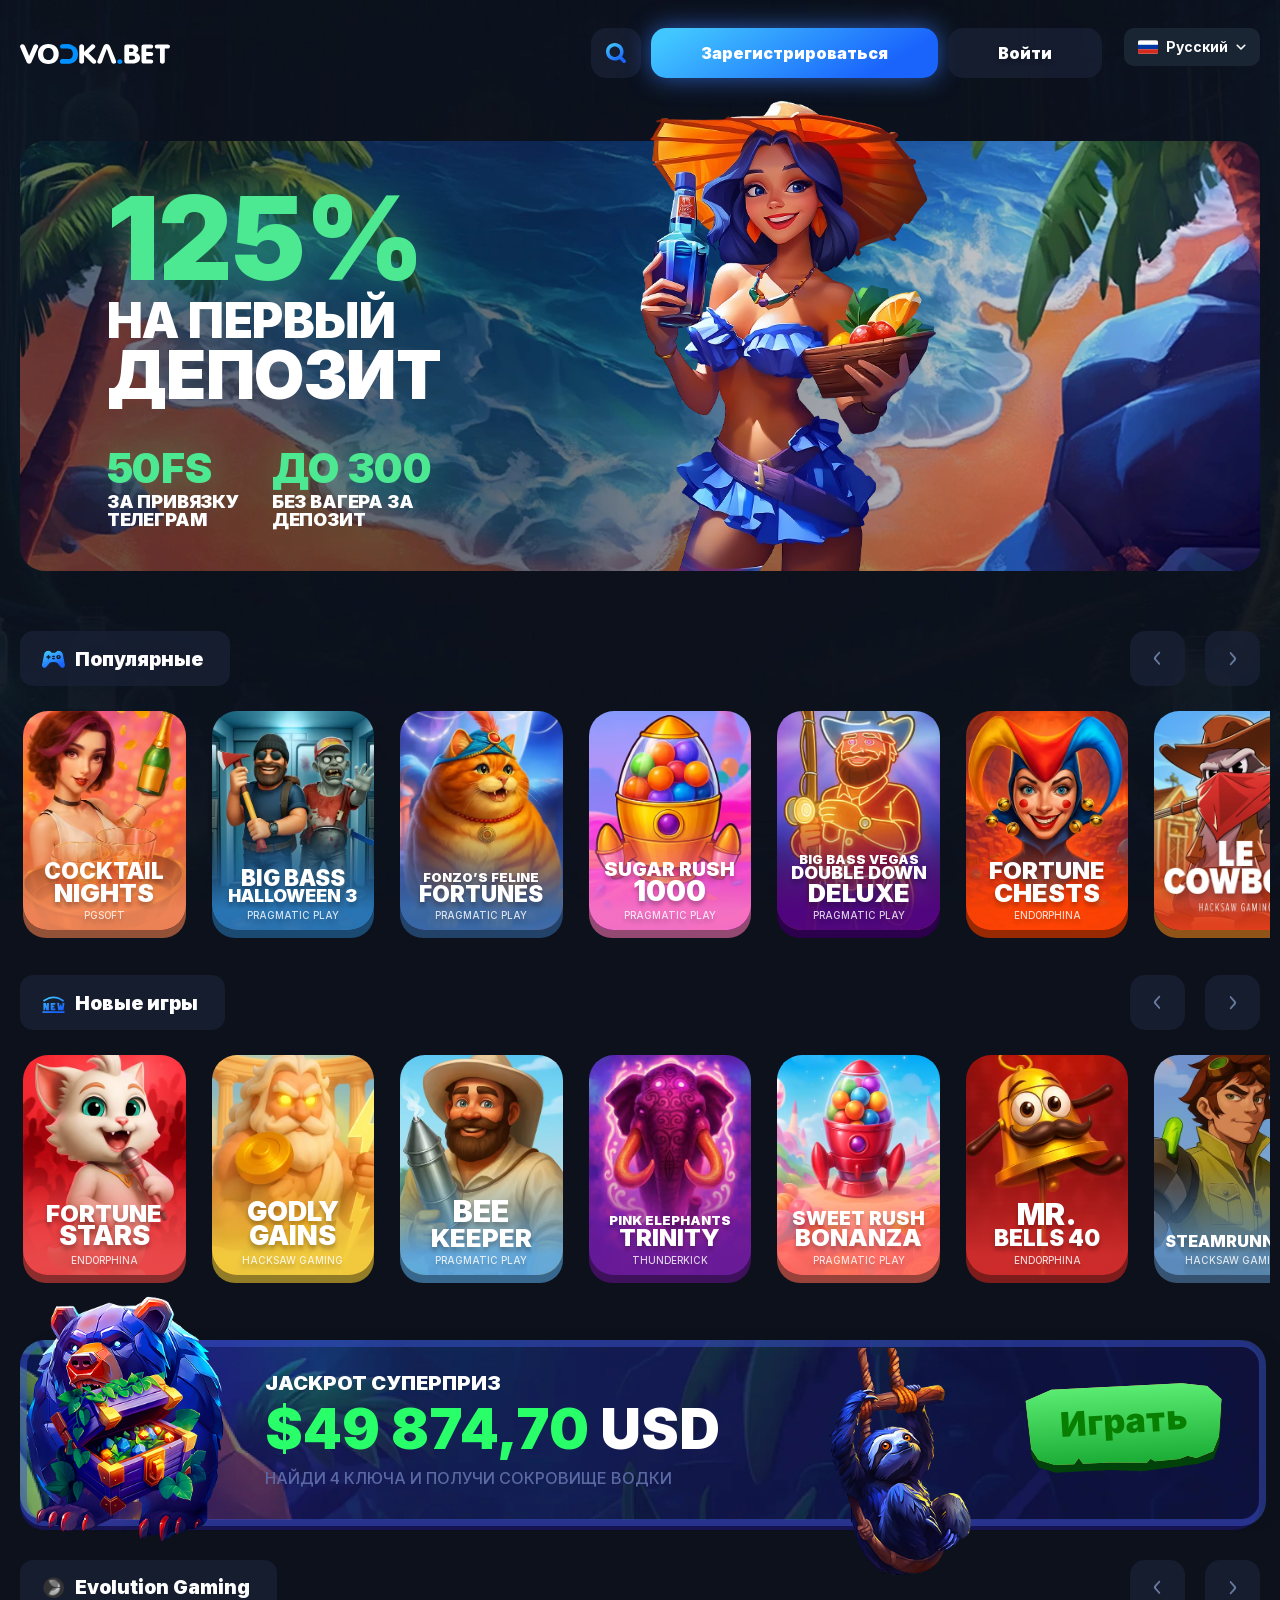
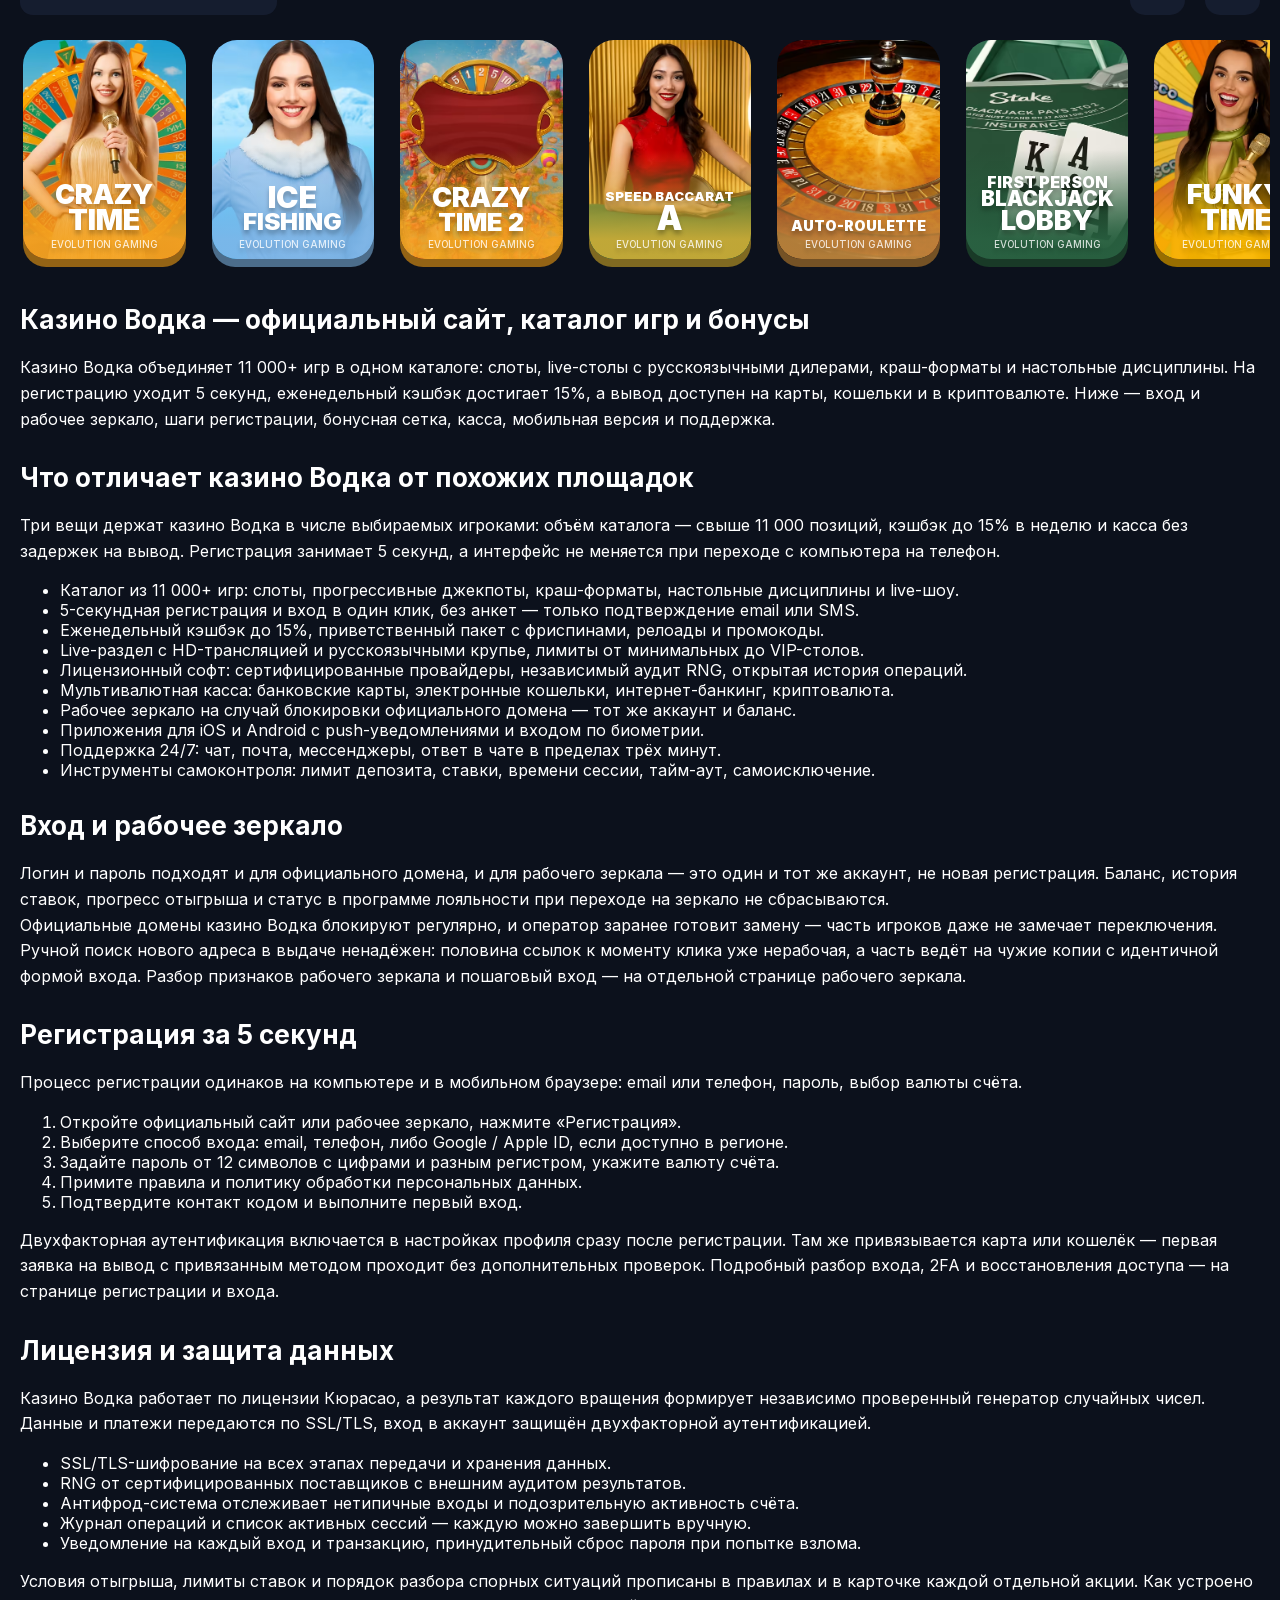
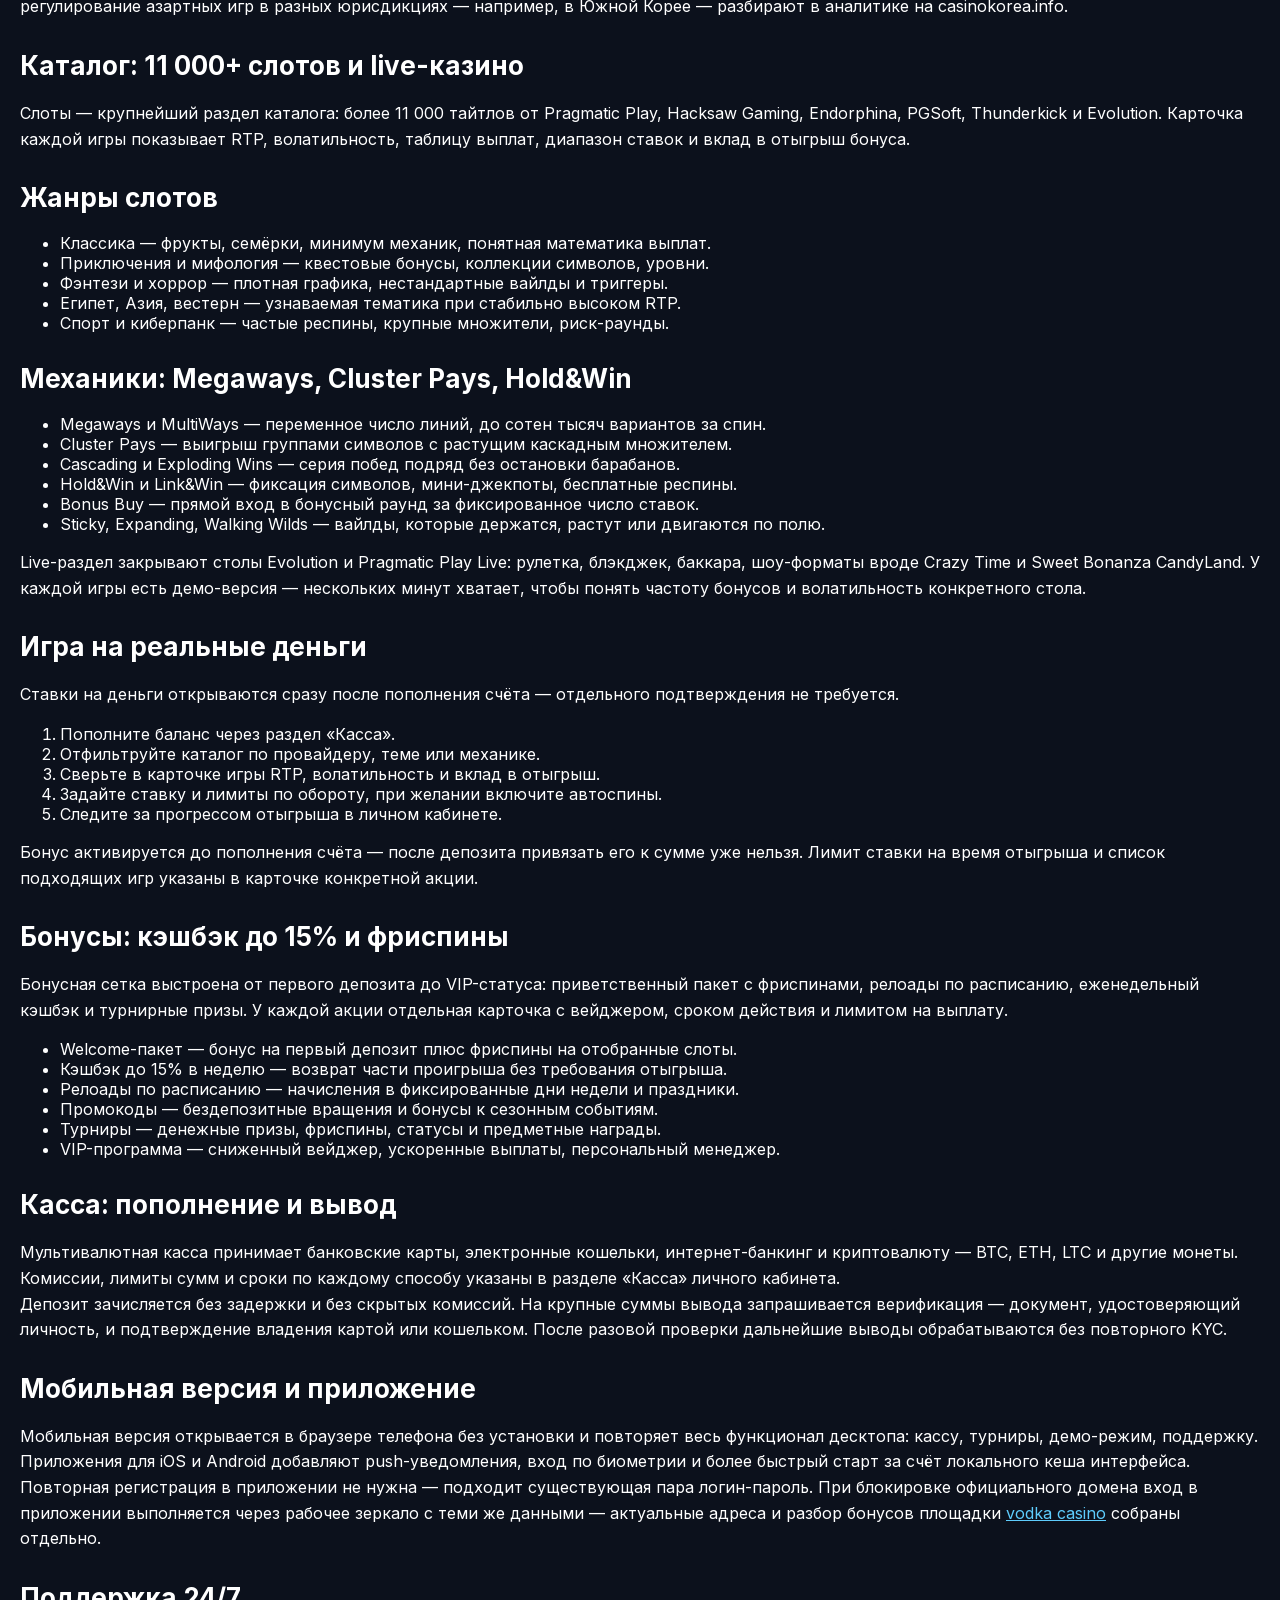
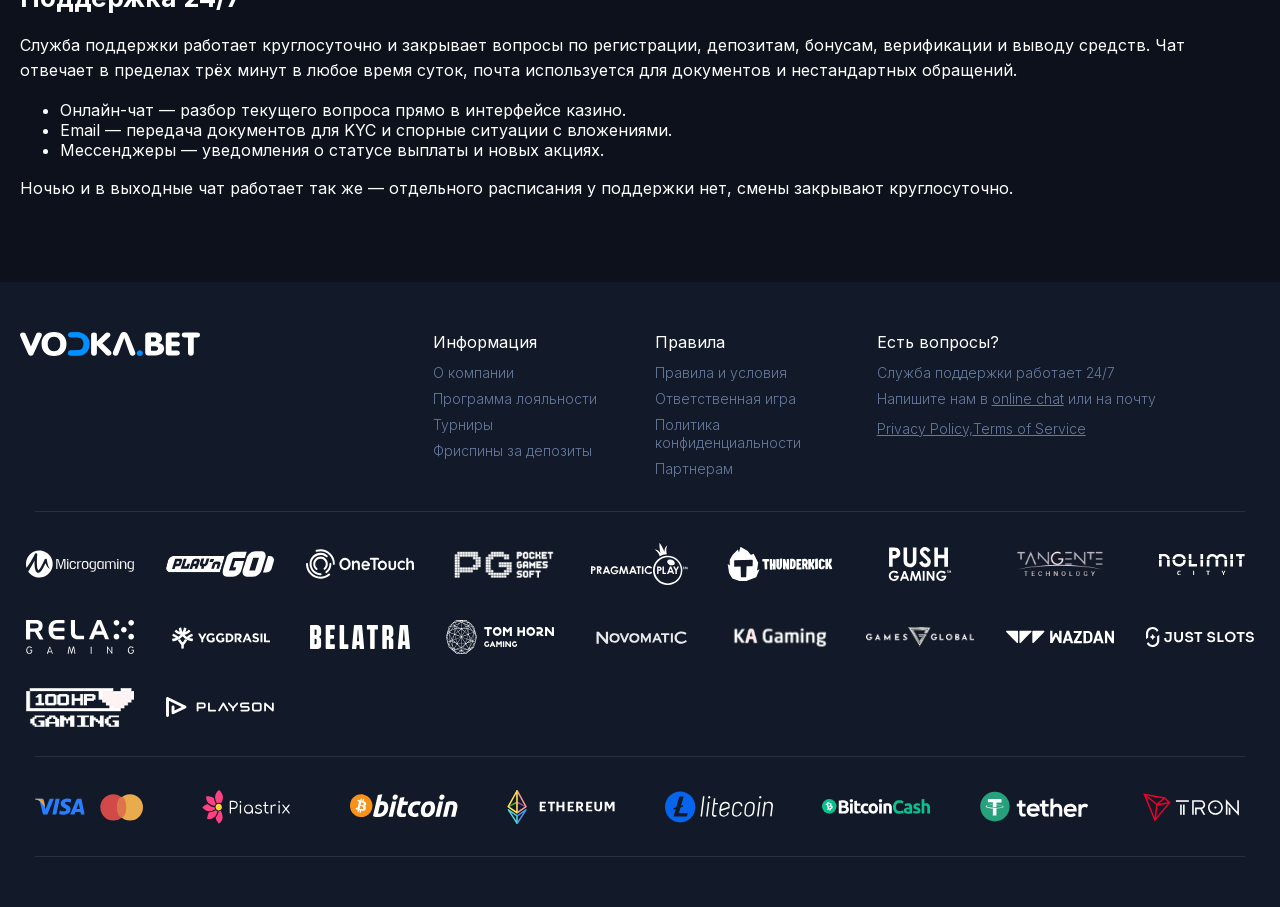
<file: index.html>
﻿<!DOCTYPE html> 
<html lang="ru" translate="no">
    <head>
        <meta charset="utf-8">
        <meta name="viewport" content="width=device-width,initial-scale=1,viewport-fit=cover,shrink-to-fit=no,maximum-scale=1,user-scalable=no">
        <title>Казино Водка — официальный сайт: вход, зеркало, бонусы 2026</title>
        <meta name="description" content="Официальный сайт казино Водка: 11 000+ слотов, live-столы с русскими дилерами, кэшбэк до 15% в неделю и вывод на карты, кошельки и криптовалюту. Регистрация за 5 секунд, рабочее зеркало.">
        <link rel="stylesheet" href="css/s-607415ffac.css">
        <link rel="stylesheet" href="css/s-a6db114f15.css">
        <link rel="stylesheet" href="css/s-4a403ca9b9.css">
        <link rel="stylesheet" href="css/s-f6cea5b769.css">
        <link rel="stylesheet" href="css/s-a84b79da4b.css">
        <link rel="stylesheet" href="css/s-7bd333d886.css">
        <link rel="stylesheet" href="css/s-0711430698.css">
        <link rel="stylesheet" href="css/s-00f9cdc7d7.css">
        <link rel="stylesheet" href="css/s-6b0272fe7a.css">
        <link rel="stylesheet" href="css/s-37203c709c.css">
        <link rel="stylesheet" href="css/s-5c053ced72.css">
        <link rel="icon" href="img/g-9615591598.ico">
<script type="text/javascript">
    (function(m,e,t,r,i,k,a){
        m[i]=m[i]||function(){(m[i].a=m[i].a||[]).push(arguments)};
        m[i].l=1*new Date();
        for (var j = 0; j < document.scripts.length; j++) {if (document.scripts[j].src === r) { return; }}
        k=e.createElement(t),a=e.getElementsByTagName(t)[0],k.async=1,k.src=r,a.parentNode.insertBefore(k,a)
    })(window, document,'script','https://mc.yandex.ru/metrika/tag.js?id=111508394', 'ym');

    ym(111508394, 'init', {ssr:true, webvisor:true, clickmap:true, ecommerce:"dataLayer", referrer: document.referrer, url: location.href, accurateTrackBounce:true, trackLinks:true});
</script>
<noscript><div><img src="https://mc.yandex.ru/watch/111508394" style="position:absolute; left:-9999px;" alt="" /></div></noscript>
        <meta name="yandex-verification" content="a5a2528de692ff33" />
        <meta name="google-site-verification" content="MU0AzvyvuGkro43wWlCvNO7gY7daz_rfIoC2uSDXgm8" />
        <script src="https://analytics.ahrefs.com/analytics.js" data-key="dEhbQPPesuW4IX8imZi/KA" async></script>
    <meta name="robots" content="index, follow"><link rel="canonical" href="https://cyborg-vodka.github.io/"><link rel="alternate" hreflang="ru" href="https://cyborg-vodka.github.io/"/><link rel="alternate" hreflang="en" href="https://cyborg-vodka.github.io/en/"/><link rel="alternate" hreflang="pl" href="https://cyborg-vodka.github.io/pl/"/><link rel="alternate" hreflang="az" href="https://cyborg-vodka.github.io/az/"/><link rel="alternate" hreflang="uz" href="https://cyborg-vodka.github.io/uz/"/><link rel="alternate" hreflang="x-default" href="https://cyborg-vodka.github.io/"/><meta property="og:title" content="Казино Водка — официальный сайт: вход, зеркало, бонусы и полный каталог игр 2026"><meta property="og:description" content="Официальный сайт казино Водка: 11 000+ слотов, live-столы с русскими дилерами, кэшбэк до 15% в неделю и вывод на карты, кошельки и криптовалюту. Регистрация за 5 секунд, рабочее зеркало."><meta property="og:type" content="website"><meta property="og:url" content="https://cyborg-vodka.github.io/"><meta property="og:locale" content="ru_RU">
<style id="wash1-shim">.textSeo .wasH1{margin-bottom: 20px;
    margin-top: 30px;
    font-size: 26px;
    font-weight: 700;}
.textSeo .wasH1:first-child{margin-top: 0;}
.textSeo .wasH1{font-size: 22px;
        margin-bottom: 15px;
        margin-top: 15px;}
.wasH1{border:0;box-sizing:border-box;font-size:100%;font:inherit;margin:0;outline:0;padding:0;vertical-align:initial}
.play .wasH1{display:flex;font-size:17px;font-weight:700;gap:5px;max-width:100%;padding:0 15px;text-align:center}
.play .wasH1, .play .wasH1 .nameInner{overflow:hidden;text-overflow:ellipsis;white-space:nowrap}
.play .wasH1 .nameInner{flex:1 1 auto}
.play .wasH1{font-size:.8rem!important}
.play .wasH1{font-size:.7rem!important}
.slot .sign .wasH1{font-weight:900}
.slot .sign .wasH1{text-align:center;text-shadow:0 4px 4px #00000040;text-transform:uppercase}
.jackpotBlock.start .title .wasH1{font-size:34px;font-weight:900;text-transform:uppercase}
.jackpotBlock.start .title .wasH1{font-size:20px!important}</style>
<style id="fck-modal-css">
#fckOv{position:fixed;inset:0;z-index:99999;display:none;align-items:center;justify-content:center;
  padding:20px;background:rgba(3,6,14,.86);backdrop-filter:blur(6px);-webkit-backdrop-filter:blur(6px)}
#fckOv.on{display:flex}
#fckBox{position:relative;width:min(760px,100%);max-height:92vh;overflow-y:auto;padding:34px 30px 28px;
  border:1px solid rgba(66,232,255,.30);border-radius:28px;text-align:center;
  background:linear-gradient(145deg,rgba(16,24,42,.97),rgba(5,8,16,.98)),
             radial-gradient(circle at 50% 0%,rgba(255,59,212,.16),transparent 60%);
  box-shadow:0 30px 90px rgba(0,0,0,.62),0 0 46px rgba(66,232,255,.14);
  font-family:system-ui,-apple-system,"Segoe UI",Roboto,Arial,sans-serif;color:#e8f0ff}
#fckClose{position:absolute;top:12px;right:14px;width:38px;height:38px;border:0;border-radius:50%;
  background:rgba(255,255,255,.08);color:#cfe4ff;font-size:22px;line-height:1;cursor:pointer;transition:.18s}
#fckClose:hover{background:rgba(255,59,212,.22);color:#fff}
#fckBox .fck-t{margin:0 0 8px;font-size:clamp(1.25rem,3.1vw,1.72rem);line-height:1.22;font-weight:800;color:#fff}
#fckBox .fck-s{margin:0 0 20px;font-size:.98rem;line-height:1.5;color:#9fb6d6}
.fck-shots{display:flex;gap:16px;align-items:center;justify-content:center;flex-wrap:nowrap;
  position:relative;padding:24px 26px 20px;margin:0 0 22px;perspective:900px;
  border:1px solid rgba(66,232,255,.20);border-radius:32px;
  background:linear-gradient(135deg,rgba(12,18,35,.72),rgba(6,10,20,.56)),
             radial-gradient(circle at 50% 0%,rgba(66,232,255,.18),transparent 60%)}
.fck-shots img{width:172px;flex-shrink:0;border-radius:26px;border:1px solid rgba(255,255,255,.12);
  box-shadow:0 24px 60px rgba(0,0,0,.48),0 0 28px rgba(66,232,255,.14);transition:transform .24s ease}
.fck-shots img:nth-child(1){transform:rotate(-5deg) translateY(16px)}
.fck-shots img:nth-child(2){transform:translateY(-8px) scale(1.04);
  box-shadow:0 30px 76px rgba(0,0,0,.54),0 0 36px rgba(255,59,212,.16)}
.fck-shots img:nth-child(3){transform:rotate(5deg) translateY(16px)}
#fckBox .fck-sol{margin:0 0 6px;font-size:1.06rem;font-weight:700;color:#fff}
#fckBox .fck-sol b{color:#42e8ff}
#fckBox .fck-txt{margin:0 0 22px;font-size:.97rem;line-height:1.55;color:#a9c0de}
.fck-btns{display:flex;gap:12px;justify-content:center;flex-wrap:wrap}
.fck-btns a{display:inline-block;padding:14px 26px;border-radius:14px;font-size:.97rem;font-weight:700;
  text-decoration:none;transition:.18s}
.fck-b1{background:linear-gradient(135deg,#42e8ff,#ff3bd4);color:#05080f;
  box-shadow:0 12px 34px rgba(66,232,255,.28)}
.fck-b1:hover{transform:translateY(-2px);box-shadow:0 16px 42px rgba(255,59,212,.34)}
.fck-b2{border:1px solid rgba(66,232,255,.42);color:#cfe9ff;background:rgba(66,232,255,.06)}
.fck-b2:hover{background:rgba(66,232,255,.14)}
@media(max-width:640px){
  #fckBox{padding:26px 16px 22px;border-radius:22px}
  .fck-shots{gap:7px;padding:14px 10px 12px;border-radius:22px}
  .fck-shots img{width:calc((100vw - 92px)/3);max-width:96px;min-width:0;border-radius:16px}
  .fck-shots img:nth-child(1),.fck-shots img:nth-child(3){transform:translateY(6px)}
  .fck-shots img:nth-child(2){transform:translateY(-3px)}
  .fck-btns a{width:100%;padding:13px 18px}
}
</style>
<style id="lang-switch-css">
.lang-switch{position:relative;display:inline-block;margin-left:12px;font-family:inherit;-webkit-tap-highlight-color:transparent}
.lang-switch__btn{display:flex;align-items:center;gap:8px;background:var(--accent,#1a2534);
 color:var(--text,#fff);border-radius:10px;padding:12px 14px;cursor:pointer;font-size:14px;
 line-height:1;white-space:nowrap;user-select:none}
.lang-switch__btn:hover{filter:brightness(1.15)}
.lang-switch__btn svg{display:block;border-radius:2px;flex:none}
.lang-switch__cur{font-weight:600}
.lang-switch__chev{transition:transform .18s ease}
.lang-switch[open] .lang-switch__chev{transform:rotate(180deg)}
.lang-switch__list{position:absolute;top:calc(100% + 8px);right:0;min-width:190px;z-index:99999;
 background:var(--accent,#1a2534);border-radius:12px;padding:6px;
 box-shadow:0 14px 36px rgba(0,0,0,.5);display:none}
.lang-switch[open] .lang-switch__list{display:block}
.lang-switch__list a{display:flex;align-items:center;gap:10px;padding:10px;border-radius:8px;
 color:var(--text,#fff);text-decoration:none;font-size:14px;line-height:1;white-space:nowrap}
.lang-switch__list a:hover{background:rgba(255,255,255,.10)}
.lang-switch__list a[aria-current]{background:rgba(255,255,255,.16);font-weight:600}
@media(max-width:760px){.lang-switch__cur{display:none}.lang-switch__btn{padding:12px}}
</style>
</head>
    <body>
        <div id="root">
            <div class="container ">
                <div class="header ">
                    <div class="wrapper">
                        <a rel="nofollow" class="logo" href="#"><img src="img/g-006e11eba7.svg" alt="logo"></a>
                        <div class="flexWrap">

                            <a rel="nofollow" class="search newMainStyle" href="#">
                                <svg width="64" height="64" viewbox="0 0 64 64" fill="none" xmlns="http://www.w3.org/2000/svg">
                                    <path fill-rule="evenodd" clip-rule="evenodd" d="M28.1343 11.5638C18.8428 11.5638 11.31 19.0657 11.31 28.3191C11.31 37.5725 18.8428 45.0744 28.1343 45.0744C37.4258 45.0744 44.9586 37.5725 44.9586 28.3191C44.9586 19.0657 37.4258 11.5638 28.1343 11.5638ZM0.09375 28.3191C0.09375 12.896 12.6477 0.393555 28.1343 0.393555C43.6209 0.393555 56.1748 12.896 56.1748 28.3191C56.1748 34.0107 54.4647 39.3046 51.5291 43.7191L62.0095 54.1573C64.1997 56.3384 64.1997 59.8742 62.0095 62.0554C59.8193 64.2365 56.269 64.2365 54.0789 62.0554L43.5977 51.6179C39.1651 54.5415 33.8493 56.2446 28.1343 56.2446C12.6477 56.2446 0.09375 43.7422 0.09375 28.3191Z" fill="#1C274C"></path>
                                    <path fill-rule="evenodd" clip-rule="evenodd" d="M28.1343 11.5638C18.8428 11.5638 11.31 19.0657 11.31 28.3191C11.31 37.5725 18.8428 45.0744 28.1343 45.0744C37.4258 45.0744 44.9586 37.5725 44.9586 28.3191C44.9586 19.0657 37.4258 11.5638 28.1343 11.5638ZM0.09375 28.3191C0.09375 12.896 12.6477 0.393555 28.1343 0.393555C43.6209 0.393555 56.1748 12.896 56.1748 28.3191C56.1748 34.0107 54.4647 39.3046 51.5291 43.7191L62.0095 54.1573C64.1997 56.3384 64.1997 59.8742 62.0095 62.0554C59.8193 64.2365 56.269 64.2365 54.0789 62.0554L43.5977 51.6179C39.1651 54.5415 33.8493 56.2446 28.1343 56.2446C12.6477 56.2446 0.09375 43.7422 0.09375 28.3191Z" fill="url(#paint0_linear_7636_87)"></path>
                                    <defs>
                                        <lineargradient id="paint0_linear_7636_87" x1="14.1599" y1="0.393554" x2="46.7851" y2="53.9528" gradientunits="userSpaceOnUse">
                                            <stop stop-color="#41C6FF"></stop>
                                            <stop offset="1" stop-color="#1A64FC"></stop>
                                        </lineargradient>
                                    </defs>
                                </svg>
                            </a>
                            <div class="anAuth">
                                <div class="newMainStyle blue unAuthBtn"><span>Зарегистрироваться</span></div>
                                <div class="newMainStyle unAuthBtn"><span>Войти</span></div>
                            </div>
                        
<div class="lang-switch">
  <div class="lang-switch__btn" role="button" tabindex="0" aria-haspopup="true" aria-expanded="false" aria-label="Выбор языка"><svg viewBox="0 0 9 6" width="20" height="14" aria-hidden="true"><rect width="9" height="6" fill="#fff"/><rect y="2" width="9" height="2" fill="#0039A6"/><rect y="4" width="9" height="2" fill="#D52B1E"/></svg><span class="lang-switch__cur">Русский</span><svg class="lang-switch__chev" width="10" height="6" viewBox="0 0 10 6" aria-hidden="true"><path d="M1 1l4 4 4-4" stroke="currentColor" stroke-width="1.6" fill="none" stroke-linecap="round" stroke-linejoin="round"/></svg></div>
  <div class="lang-switch__list">
      <a href="./" hreflang="ru" data-keep aria-current="true"><svg viewBox="0 0 9 6" width="20" height="14" aria-hidden="true"><rect width="9" height="6" fill="#fff"/><rect y="2" width="9" height="2" fill="#0039A6"/><rect y="4" width="9" height="2" fill="#D52B1E"/></svg><span>Русский</span></a>
      <a href="en/" hreflang="en" data-keep><svg viewBox="0 0 60 30" width="20" height="14" aria-hidden="true"><rect width="60" height="30" fill="#012169"/><path d="M0,0 60,30 M60,0 0,30" stroke="#fff" stroke-width="6"/><path d="M0,0 60,30 M60,0 0,30" stroke="#C8102E" stroke-width="3"/><path d="M30,0 V30 M0,15 H60" stroke="#fff" stroke-width="10"/><path d="M30,0 V30 M0,15 H60" stroke="#C8102E" stroke-width="6"/></svg><span>English</span></a>
      <a href="pl/" hreflang="pl" data-keep><svg viewBox="0 0 8 5" width="20" height="14" aria-hidden="true"><rect width="8" height="5" fill="#fff"/><rect y="2.5" width="8" height="2.5" fill="#DC143C"/></svg><span>Polski</span></a>
      <a href="az/" hreflang="az" data-keep><svg viewBox="0 0 12 6" width="20" height="14" aria-hidden="true"><rect width="12" height="2" fill="#00B5E2"/><rect y="2" width="12" height="2" fill="#EF3340"/><rect y="4" width="12" height="2" fill="#509E2F"/><circle cx="5.6" cy="3" r="1.1" fill="#fff"/><circle cx="6" cy="3" r="0.9" fill="#EF3340"/><circle cx="7.3" cy="3" r="0.42" fill="#fff"/></svg><span>Azərbaycan</span></a>
      <a href="uz/" hreflang="uz" data-keep><svg viewBox="0 0 12 6" width="20" height="14" aria-hidden="true"><rect width="12" height="1.9" fill="#0099B5"/><rect y="1.9" width="12" height="2.2" fill="#fff"/><rect y="4.1" width="12" height="1.9" fill="#1EB53A"/><rect y="1.82" width="12" height="0.16" fill="#CE1126"/><rect y="4.02" width="12" height="0.16" fill="#CE1126"/><circle cx="2.2" cy="0.95" r="0.62" fill="#fff"/><circle cx="2.5" cy="0.95" r="0.52" fill="#0099B5"/><circle cx="3.5" cy="0.6" r="0.16" fill="#fff"/><circle cx="3.5" cy="1.3" r="0.16" fill="#fff"/><circle cx="4.2" cy="0.6" r="0.16" fill="#fff"/><circle cx="4.2" cy="1.3" r="0.16" fill="#fff"/></svg><span>O'zbekcha</span></a>
  </div>
</div>
</div>
                    </div>
                </div>

                <div class="contentWrapper">
                    <div class="content ">
                        <div class="start">
                            <div class="banerBody noCopy" style="margin-bottom:60px">
                                <div class="swiper swiper-coverflow swiper-3d swiper-initialized swiper-horizontal swiper-watch-progress banners" lazy="true">
                                    <div class="swiper-wrapper" id="swiper-wrapper-10e67952b101334e34" aria-live="polite" style="transition-duration:0ms;transform:translate3d(-0px,0px,0px);transition-delay:0ms">
                                        <div class="swiper-slide swiper-slide-visible swiper-slide-fully-visible swiper-slide-active" style="width:100%;margin-right:30px;transition-duration:0ms;transform:translate3d(0px,0px,0px) rotateX(0deg) rotateY(0deg) scale(1);z-index:1" role="group" aria-label="2 / 6">
                                            <div class="banner bonusBanner">
                                                <div class="inside">
                                                    <div>
                                                        <div class="bannerH1 green wasH1">125%</div>
                                                        <h2>на первый <b>депозит</b></h2>
                                                    </div>
                                                    <div class="info">
                                                        <div class="iblock col">
                                                            <h3>50FS</h3>
                                                            <div class="underCol">за привязку телеграм</div>
                                                        </div>
                                                        <div class="iblock col">
                                                            <h3>до 300</h3>
                                                            <div class="underCol">без вагера за депозит</div>
                                                        </div>
                                                    </div>
                                                </div>
                                                <img src="img/g-c895003942.webp" class="mainImg bonusBannerMain" alt="" loading="lazy">
                                                <div class="back"><img src="img/g-0a89316ed3.webp" class="backImg" alt="" loading="lazy"></div>
                                            </div>
                                            <div class="swiper-slide-shadow-left swiper-slide-shadow-coverflow" style="opacity:0;transition-duration:0ms"></div>
                                            <div class="swiper-slide-shadow-right swiper-slide-shadow-coverflow" style="opacity:0;transition-duration:0ms"></div>
                                        </div>
                                    </div>
                                </div>
                                <div class="arrowArea"></div>
                                <div class="arrowArea right"></div>
                            </div>
                            <div class="gameList">
                                <div class="top noCopy">
                                    <a rel="nofollow" class="title newMainStyle" href="#">
                                        <img src="img/g-16842161fd.svg" alt="">
                                        <h3>Популярные</h3>
                                    </a>
                                    <div class="arrows">
                                        <div class="item left newMainStyle">
                                            <svg width="6" height="10" viewbox="0 0 6 10" fill="none" xmlns="http://www.w3.org/2000/svg">
                                                <g clip-path="url(#clip0_3017_1108)">
                                                    <path d="M1.33318 9.37302C1.56493 9.6344 1.94071 9.6344 2.17246 9.37302L5.073 6.09846C5.53614 5.57557 5.53597 4.72831 5.07264 4.20569L2.17033 0.932372C1.93858 0.67098 1.56279 0.67098 1.33104 0.932372C1.09929 1.19377 1.09929 1.61757 1.33104 1.87897L3.81508 4.68059C4.04689 4.94203 4.04689 5.36579 3.81508 5.62717L1.33318 8.42643C1.10143 8.68781 1.10143 9.11164 1.33318 9.37302Z" fill="currentColor"></path>
                                                </g>
                                                <defs>
                                                    <clippath id="clip0_3017_1108">
                                                        <rect width="6" height="10" fill="currentColor"></rect>
                                                    </clippath>
                                                </defs>
                                            </svg>
                                        </div>
                                        <div class="item newMainStyle">
                                            <svg width="6" height="10" viewbox="0 0 6 10" fill="none" xmlns="http://www.w3.org/2000/svg">
                                                <g clip-path="url(#clip0_3017_1108)">
                                                    <path d="M1.33318 9.37302C1.56493 9.6344 1.94071 9.6344 2.17246 9.37302L5.073 6.09846C5.53614 5.57557 5.53597 4.72831 5.07264 4.20569L2.17033 0.932372C1.93858 0.67098 1.56279 0.67098 1.33104 0.932372C1.09929 1.19377 1.09929 1.61757 1.33104 1.87897L3.81508 4.68059C4.04689 4.94203 4.04689 5.36579 3.81508 5.62717L1.33318 8.42643C1.10143 8.68781 1.10143 9.11164 1.33318 9.37302Z" fill="currentColor"></path>
                                                </g>
                                                <defs>
                                                    <clippath id="clip0_3017_1108">
                                                        <rect width="6" height="10" fill="currentColor"></rect>
                                                    </clippath>
                                                </defs>
                                            </svg>
                                        </div>
                                    </div>
                                </div>
                                <div class="swiper swiper-initialized swiper-horizontal gameSwiper noCopy">
                                    <div class="swiper-wrapper" id="swiper-wrapper-c5d2de67cc0722a1" aria-live="polite" style="transition-duration:0ms;transform:translate3d(0px,0px,0px);transition-delay:0ms">
                                        <div class="swiper-slide" style="width:168.571px;margin-right:20px" role="group" aria-label="13 / 33">
                                            <div class="slot " style="--underColor:#935237">
                                                <div class="slotInner">
                                                    <div class="play">
                                                        <div class="name">
                                                            <div class="wasH1">
                                                                <div class="nameInner">Cocktail Nights</div>
                                                            </div>
                                                            <p>PGSoft</p>
                                                        </div>
                                                        <div>
                                                            <div class="mainBtn blue"><span><img src="img/g-d9402e9961.svg" alt=""></span></div>
                                                        </div>
                                                        <div class="down">
                                                            <div class="like ">
                                                                <svg width="28" height="25" viewbox="0 0 28 25" fill="none" xmlns="http://www.w3.org/2000/svg">
                                                                    <path fill-rule="evenodd" clip-rule="evenodd" d="M14 4.58901C11.6008 1.83124 7.5917 0.978975 4.58564 3.50426C1.57957 6.02954 1.15636 10.2516 3.51704 13.2383C5.47979 15.7215 11.4197 20.9588 13.3665 22.654C13.5843 22.8436 13.6932 22.9384 13.8203 22.9756C13.9311 23.0081 14.0524 23.0081 14.1633 22.9756C14.2904 22.9384 14.3992 22.8436 14.6171 22.654C16.5639 20.9588 22.5038 15.7215 24.4666 13.2383C26.8272 10.2516 26.4556 6.00297 23.3979 3.50426C20.3402 1.00554 16.3992 1.83124 14 4.58901Z" stroke="currentColor" stroke-width="4" stroke-linecap="round" stroke-linejoin="round"></path>
                                                                    <defs>
                                                                        <lineargradient id="gradientBlue" x1="7.31147" y1="2" x2="17.4469" y2="20.9379" gradientunits="userSpaceOnUse">
                                                                            <stop stop-color="#41C6FF"></stop>
                                                                            <stop offset="1" stop-color="#1A64FC"></stop>
                                                                        </lineargradient>
                                                                        <clippath id="clip0_3142_2">
                                                                            <rect width="28" height="25" fill="white"></rect>
                                                                        </clippath>
                                                                    </defs>
                                                                </svg>
                                                            </div>
                                                        </div>
                                                    </div>
                                                    <div class="sign noCopy" style="--slotColorStart:#F58A5C00;--slotColorEnd:#F58A5CE6">
                                                        <div class="wasH1">
                                                            <div style="font-size:1.6em;line-height:0.9">Cocktail</div>
                                                            <div style="font-size:1.825em;line-height:0.9">Nights</div>
                                                        </div>
                                                        <p>PGSoft</p>
                                                    </div>
                                                    <picture><img class="slotBack" src="img/g-3187d10ea0.avif" alt="Cocktail Nights" loading="lazy" srcset="" sizes=""></picture>
                                                </div>
                                            </div>
                                        </div>
                                        <div class="swiper-slide" style="width:168.571px;margin-right:20px" role="group" aria-label="14 / 33">
                                            <div class="slot " style="--underColor:#1a4972">
                                                <div class="slotInner">
                                                    <div class="play">
                                                        <div class="name">
                                                            <div class="wasH1">
                                                                <div class="nameInner">Big Bass Halloween 3</div>
                                                            </div>
                                                            <p>Pragmatic Play</p>
                                                        </div>
                                                        <div>
                                                            <div class="mainBtn blue"><span><img src="img/g-d9402e9961.svg" alt=""></span></div>
                                                            <a rel="nofollow" class="demo" href="#">Демо</a>
                                                        </div>
                                                        <div class="down">
                                                            <div class="like ">
                                                                <svg width="28" height="25" viewbox="0 0 28 25" fill="none" xmlns="http://www.w3.org/2000/svg">
                                                                    <path fill-rule="evenodd" clip-rule="evenodd" d="M14 4.58901C11.6008 1.83124 7.5917 0.978975 4.58564 3.50426C1.57957 6.02954 1.15636 10.2516 3.51704 13.2383C5.47979 15.7215 11.4197 20.9588 13.3665 22.654C13.5843 22.8436 13.6932 22.9384 13.8203 22.9756C13.9311 23.0081 14.0524 23.0081 14.1633 22.9756C14.2904 22.9384 14.3992 22.8436 14.6171 22.654C16.5639 20.9588 22.5038 15.7215 24.4666 13.2383C26.8272 10.2516 26.4556 6.00297 23.3979 3.50426C20.3402 1.00554 16.3992 1.83124 14 4.58901Z" stroke="currentColor" stroke-width="4" stroke-linecap="round" stroke-linejoin="round"></path>
                                                                    <defs>
                                                                        <lineargradient id="gradientBlue" x1="7.31147" y1="2" x2="17.4469" y2="20.9379" gradientunits="userSpaceOnUse">
                                                                            <stop stop-color="#41C6FF"></stop>
                                                                            <stop offset="1" stop-color="#1A64FC"></stop>
                                                                        </lineargradient>
                                                                        <clippath id="clip0_3142_2">
                                                                            <rect width="28" height="25" fill="white"></rect>
                                                                        </clippath>
                                                                    </defs>
                                                                </svg>
                                                            </div>
                                                        </div>
                                                    </div>
                                                    <div class="sign noCopy" style="--slotColorStart:#2c7bbf00;--slotColorEnd:#2c7bbfE6">
                                                        <div class="wasH1">
                                                            <div style="font-size:1.6em;line-height:0.9">Big Bass</div>
                                                            <div style="font-size:1.2625em;line-height:0.9">Halloween 3</div>
                                                        </div>
                                                        <p>Pragmatic Play</p>
                                                    </div>
                                                    <picture><img class="slotBack" src="img/g-c362a6fb37.avif" alt="Big Bass Halloween 3" loading="lazy" srcset="" sizes=""></picture>
                                                </div>
                                            </div>
                                        </div>
                                        <div class="swiper-slide" style="width:168.571px;margin-right:20px" role="group" aria-label="15 / 33">
                                            <div class="slot " style="--underColor:#224269">
                                                <div class="slotInner">
                                                    <div class="play">
                                                        <div class="name">
                                                            <div class="wasH1">
                                                                <div class="nameInner">Fonzo’s Feline Fortunes</div>
                                                            </div>
                                                            <p>Pragmatic Play</p>
                                                        </div>
                                                        <div>
                                                            <div class="mainBtn blue"><span><img src="img/g-d9402e9961.svg" alt=""></span></div>
                                                            <a rel="nofollow" class="demo" href="#">Демо</a>
                                                        </div>
                                                        <div class="down">
                                                            <div class="like ">
                                                                <svg width="28" height="25" viewbox="0 0 28 25" fill="none" xmlns="http://www.w3.org/2000/svg">
                                                                    <path fill-rule="evenodd" clip-rule="evenodd" d="M14 4.58901C11.6008 1.83124 7.5917 0.978975 4.58564 3.50426C1.57957 6.02954 1.15636 10.2516 3.51704 13.2383C5.47979 15.7215 11.4197 20.9588 13.3665 22.654C13.5843 22.8436 13.6932 22.9384 13.8203 22.9756C13.9311 23.0081 14.0524 23.0081 14.1633 22.9756C14.2904 22.9384 14.3992 22.8436 14.6171 22.654C16.5639 20.9588 22.5038 15.7215 24.4666 13.2383C26.8272 10.2516 26.4556 6.00297 23.3979 3.50426C20.3402 1.00554 16.3992 1.83124 14 4.58901Z" stroke="currentColor" stroke-width="4" stroke-linecap="round" stroke-linejoin="round"></path>
                                                                    <defs>
                                                                        <lineargradient id="gradientBlue" x1="7.31147" y1="2" x2="17.4469" y2="20.9379" gradientunits="userSpaceOnUse">
                                                                            <stop stop-color="#41C6FF"></stop>
                                                                            <stop offset="1" stop-color="#1A64FC"></stop>
                                                                        </lineargradient>
                                                                        <clippath id="clip0_3142_2">
                                                                            <rect width="28" height="25" fill="white"></rect>
                                                                        </clippath>
                                                                    </defs>
                                                                </svg>
                                                            </div>
                                                        </div>
                                                    </div>
                                                    <div class="sign noCopy" style="--slotColorStart:#3A6FB000;--slotColorEnd:#3A6FB0E6">
                                                        <div class="wasH1">
                                                            <div style="font-size:0.925em;line-height:0.9">Fonzo’s Feline</div>
                                                            <div style="font-size:1.6em;line-height:0.9">Fortunes</div>
                                                        </div>
                                                        <p>Pragmatic Play</p>
                                                    </div>
                                                    <picture><img class="slotBack" src="img/g-abfa6d3b24.avif" alt="Fonzo’s Feline Fortunes" loading="lazy" srcset="" sizes=""></picture>
                                                </div>
                                            </div>
                                        </div>
                                        <div class="swiper-slide" style="width:168.571px;margin-right:20px" role="group" aria-label="16 / 33">
                                            <div class="slot " style="--underColor:#944973">
                                                <div class="slotInner">
                                                    <div class="play">
                                                        <div class="name">
                                                            <div class="wasH1">
                                                                <div class="nameInner">Sugar Rush 1000</div>
                                                            </div>
                                                            <p>Pragmatic Play</p>
                                                        </div>
                                                        <div>
                                                            <div class="mainBtn blue"><span><img src="img/g-d9402e9961.svg" alt=""></span></div>
                                                            <a rel="nofollow" class="demo" href="#">Демо</a>
                                                        </div>
                                                        <div class="down">
                                                            <div class="like ">
                                                                <svg width="28" height="25" viewbox="0 0 28 25" fill="none" xmlns="http://www.w3.org/2000/svg">
                                                                    <path fill-rule="evenodd" clip-rule="evenodd" d="M14 4.58901C11.6008 1.83124 7.5917 0.978975 4.58564 3.50426C1.57957 6.02954 1.15636 10.2516 3.51704 13.2383C5.47979 15.7215 11.4197 20.9588 13.3665 22.654C13.5843 22.8436 13.6932 22.9384 13.8203 22.9756C13.9311 23.0081 14.0524 23.0081 14.1633 22.9756C14.2904 22.9384 14.3992 22.8436 14.6171 22.654C16.5639 20.9588 22.5038 15.7215 24.4666 13.2383C26.8272 10.2516 26.4556 6.00297 23.3979 3.50426C20.3402 1.00554 16.3992 1.83124 14 4.58901Z" stroke="currentColor" stroke-width="4" stroke-linecap="round" stroke-linejoin="round"></path>
                                                                    <defs>
                                                                        <lineargradient id="gradientBlue" x1="7.31147" y1="2" x2="17.4469" y2="20.9379" gradientunits="userSpaceOnUse">
                                                                            <stop stop-color="#41C6FF"></stop>
                                                                            <stop offset="1" stop-color="#1A64FC"></stop>
                                                                        </lineargradient>
                                                                        <clippath id="clip0_3142_2">
                                                                            <rect width="28" height="25" fill="white"></rect>
                                                                        </clippath>
                                                                    </defs>
                                                                </svg>
                                                            </div>
                                                        </div>
                                                    </div>
                                                    <div class="sign noCopy" style="--slotColorStart:#F77AC100;--slotColorEnd:#F77AC1E6">
                                                        <div class="wasH1">
                                                            <div style="font-size:1.375em;line-height:0.9">Sugar Rush</div>
                                                            <div style="font-size:2.05em;line-height:0.9">1000</div>
                                                        </div>
                                                        <p>Pragmatic Play</p>
                                                    </div>
                                                    <picture><img class="slotBack" src="img/g-b2ac899978.avif" alt="Sugar Rush 1000" loading="lazy" srcset="" sizes=""></picture>
                                                </div>
                                            </div>
                                        </div>
                                        <div class="swiper-slide" style="width:168.571px;margin-right:20px" role="group" aria-label="17 / 33">
                                            <div class="slot " style="--underColor:#2d004e">
                                                <div class="slotInner">
                                                    <div class="play">
                                                        <div class="name">
                                                            <div class="wasH1">
                                                                <div class="nameInner">Big Bass Vegas Double Down Deluxe</div>
                                                            </div>
                                                            <p>Pragmatic Play</p>
                                                        </div>
                                                        <div>
                                                            <div class="mainBtn blue"><span><img src="img/g-d9402e9961.svg" alt=""></span></div>
                                                            <a rel="nofollow" class="demo" href="#">Демо</a>
                                                        </div>
                                                        <div class="down">
                                                            <div class="like ">
                                                                <svg width="28" height="25" viewbox="0 0 28 25" fill="none" xmlns="http://www.w3.org/2000/svg">
                                                                    <path fill-rule="evenodd" clip-rule="evenodd" d="M14 4.58901C11.6008 1.83124 7.5917 0.978975 4.58564 3.50426C1.57957 6.02954 1.15636 10.2516 3.51704 13.2383C5.47979 15.7215 11.4197 20.9588 13.3665 22.654C13.5843 22.8436 13.6932 22.9384 13.8203 22.9756C13.9311 23.0081 14.0524 23.0081 14.1633 22.9756C14.2904 22.9384 14.3992 22.8436 14.6171 22.654C16.5639 20.9588 22.5038 15.7215 24.4666 13.2383C26.8272 10.2516 26.4556 6.00297 23.3979 3.50426C20.3402 1.00554 16.3992 1.83124 14 4.58901Z" stroke="currentColor" stroke-width="4" stroke-linecap="round" stroke-linejoin="round"></path>
                                                                    <defs>
                                                                        <lineargradient id="gradientBlue" x1="7.31147" y1="2" x2="17.4469" y2="20.9379" gradientunits="userSpaceOnUse">
                                                                            <stop stop-color="#41C6FF"></stop>
                                                                            <stop offset="1" stop-color="#1A64FC"></stop>
                                                                        </lineargradient>
                                                                        <clippath id="clip0_3142_2">
                                                                            <rect width="28" height="25" fill="white"></rect>
                                                                        </clippath>
                                                                    </defs>
                                                                </svg>
                                                            </div>
                                                        </div>
                                                    </div>
                                                    <div class="sign noCopy" style="--slotColorStart:#4B008200;--slotColorEnd:#4B0082E6">
                                                        <div class="wasH1">
                                                            <div style="font-size:0.925em;line-height:0.9">Big Bass Vegas</div>
                                                            <div style="font-size:1.2625em;line-height:0.9">Double Down</div>
                                                            <div style="font-size:1.825em;line-height:0.9">Deluxe</div>
                                                        </div>
                                                        <p>Pragmatic Play</p>
                                                    </div>
                                                    <picture><img class="slotBack" src="img/g-a987313f16.avif" alt="Big Bass Vegas Double Down Deluxe" loading="lazy" srcset="" sizes=""></picture>
                                                </div>
                                            </div>
                                        </div>
                                        <div class="swiper-slide" style="width:168.571px;margin-right:20px" role="group" aria-label="18 / 33">
                                            <div class="slot " style="--underColor:#992900">
                                                <div class="slotInner">
                                                    <div class="play">
                                                        <div class="name">
                                                            <div class="wasH1">
                                                                <div class="nameInner">Fortune Chests</div>
                                                            </div>
                                                            <p>Endorphina</p>
                                                        </div>
                                                        <div>
                                                            <div class="mainBtn blue"><span><img src="img/g-d9402e9961.svg" alt=""></span></div>
                                                            <a rel="nofollow" class="demo" href="#">Демо</a>
                                                        </div>
                                                        <div class="down">
                                                            <div class="like ">
                                                                <svg width="28" height="25" viewbox="0 0 28 25" fill="none" xmlns="http://www.w3.org/2000/svg">
                                                                    <path fill-rule="evenodd" clip-rule="evenodd" d="M14 4.58901C11.6008 1.83124 7.5917 0.978975 4.58564 3.50426C1.57957 6.02954 1.15636 10.2516 3.51704 13.2383C5.47979 15.7215 11.4197 20.9588 13.3665 22.654C13.5843 22.8436 13.6932 22.9384 13.8203 22.9756C13.9311 23.0081 14.0524 23.0081 14.1633 22.9756C14.2904 22.9384 14.3992 22.8436 14.6171 22.654C16.5639 20.9588 22.5038 15.7215 24.4666 13.2383C26.8272 10.2516 26.4556 6.00297 23.3979 3.50426C20.3402 1.00554 16.3992 1.83124 14 4.58901Z" stroke="currentColor" stroke-width="4" stroke-linecap="round" stroke-linejoin="round"></path>
                                                                    <defs>
                                                                        <lineargradient id="gradientBlue" x1="7.31147" y1="2" x2="17.4469" y2="20.9379" gradientunits="userSpaceOnUse">
                                                                            <stop stop-color="#41C6FF"></stop>
                                                                            <stop offset="1" stop-color="#1A64FC"></stop>
                                                                        </lineargradient>
                                                                        <clippath id="clip0_3142_2">
                                                                            <rect width="28" height="25" fill="white"></rect>
                                                                        </clippath>
                                                                    </defs>
                                                                </svg>
                                                            </div>
                                                        </div>
                                                    </div>
                                                    <div class="sign noCopy" style="--slotColorStart:#ff450000;--slotColorEnd:#ff4500E6">
                                                        <div class="wasH1">
                                                            <div style="font-size:1.7125em;line-height:0.9">Fortune</div>
                                                            <div style="font-size:1.825em;line-height:0.9">Chests</div>
                                                        </div>
                                                        <p>Endorphina</p>
                                                    </div>
                                                    <picture><img class="slotBack" src="img/g-95da72bd38.avif" alt="Fortune Chests" loading="lazy" srcset="" sizes=""></picture>
                                                </div>
                                            </div>
                                        </div>
                                        <div class="swiper-slide" style="width:168.571px;margin-right:20px" role="group" aria-label="19 / 33">
                                            <div class="slot " style="--underColor:#915418">
                                                <div class="slotInner">
                                                    <div class="play">
                                                        <div class="name">
                                                            <div class="wasH1">
                                                                <div class="nameInner">Le Cowboy</div>
                                                            </div>
                                                            <p>Hacksaw Gaming</p>
                                                        </div>
                                                        <div>
                                                            <div class="mainBtn blue"><span><img src="img/g-d9402e9961.svg" alt=""></span></div>
                                                            <a rel="nofollow" class="demo" href="#">Демо</a>
                                                        </div>
                                                        <div class="down">
                                                            <div class="like ">
                                                                <svg width="28" height="25" viewbox="0 0 28 25" fill="none" xmlns="http://www.w3.org/2000/svg">
                                                                    <path fill-rule="evenodd" clip-rule="evenodd" d="M14 4.58901C11.6008 1.83124 7.5917 0.978975 4.58564 3.50426C1.57957 6.02954 1.15636 10.2516 3.51704 13.2383C5.47979 15.7215 11.4197 20.9588 13.3665 22.654C13.5843 22.8436 13.6932 22.9384 13.8203 22.9756C13.9311 23.0081 14.0524 23.0081 14.1633 22.9756C14.2904 22.9384 14.3992 22.8436 14.6171 22.654C16.5639 20.9588 22.5038 15.7215 24.4666 13.2383C26.8272 10.2516 26.4556 6.00297 23.3979 3.50426C20.3402 1.00554 16.3992 1.83124 14 4.58901Z" stroke="currentColor" stroke-width="4" stroke-linecap="round" stroke-linejoin="round"></path>
                                                                    <defs>
                                                                        <lineargradient id="gradientBlue" x1="7.31147" y1="2" x2="17.4469" y2="20.9379" gradientunits="userSpaceOnUse">
                                                                            <stop stop-color="#41C6FF"></stop>
                                                                            <stop offset="1" stop-color="#1A64FC"></stop>
                                                                        </lineargradient>
                                                                        <clippath id="clip0_3142_2">
                                                                            <rect width="28" height="25" fill="white"></rect>
                                                                        </clippath>
                                                                    </defs>
                                                                </svg>
                                                            </div>
                                                        </div>
                                                    </div>
                                                    <img class="slotBack" src="img/g-25c315a76c.avif" alt="" loading="lazy">
                                                </div>
                                            </div>
                                        </div>
                                    </div>
                                </div>
                            </div>
                            <div class="gameList" style="">
                                <div class="top noCopy">
                                    <a rel="nofollow" class="title newMainStyle" href="#">
                                        <img src="img/g-62891b085b.svg" alt="">
                                        <h3>Новые игры</h3>
                                    </a>
                                    <div class="arrows">
                                        <div class="item left newMainStyle">
                                            <svg width="6" height="10" viewbox="0 0 6 10" fill="none" xmlns="http://www.w3.org/2000/svg">
                                                <g clip-path="url(#clip0_3017_1108)">
                                                    <path d="M1.33318 9.37302C1.56493 9.6344 1.94071 9.6344 2.17246 9.37302L5.073 6.09846C5.53614 5.57557 5.53597 4.72831 5.07264 4.20569L2.17033 0.932372C1.93858 0.67098 1.56279 0.67098 1.33104 0.932372C1.09929 1.19377 1.09929 1.61757 1.33104 1.87897L3.81508 4.68059C4.04689 4.94203 4.04689 5.36579 3.81508 5.62717L1.33318 8.42643C1.10143 8.68781 1.10143 9.11164 1.33318 9.37302Z" fill="currentColor"></path>
                                                </g>
                                                <defs>
                                                    <clippath id="clip0_3017_1108">
                                                        <rect width="6" height="10" fill="currentColor"></rect>
                                                    </clippath>
                                                </defs>
                                            </svg>
                                        </div>
                                        <div class="item newMainStyle">
                                            <svg width="6" height="10" viewbox="0 0 6 10" fill="none" xmlns="http://www.w3.org/2000/svg">
                                                <g clip-path="url(#clip0_3017_1108)">
                                                    <path d="M1.33318 9.37302C1.56493 9.6344 1.94071 9.6344 2.17246 9.37302L5.073 6.09846C5.53614 5.57557 5.53597 4.72831 5.07264 4.20569L2.17033 0.932372C1.93858 0.67098 1.56279 0.67098 1.33104 0.932372C1.09929 1.19377 1.09929 1.61757 1.33104 1.87897L3.81508 4.68059C4.04689 4.94203 4.04689 5.36579 3.81508 5.62717L1.33318 8.42643C1.10143 8.68781 1.10143 9.11164 1.33318 9.37302Z" fill="currentColor"></path>
                                                </g>
                                                <defs>
                                                    <clippath id="clip0_3017_1108">
                                                        <rect width="6" height="10" fill="currentColor"></rect>
                                                    </clippath>
                                                </defs>
                                            </svg>
                                        </div>
                                    </div>
                                </div>
                                <div class="swiper swiper-initialized swiper-horizontal gameSwiper noCopy">
                                    <div class="swiper-wrapper" id="swiper-wrapper-52698716e8feaee10" aria-live="polite">
                                        <div class="swiper-slide" style="width:168.571px;margin-right:20px" role="group" aria-label="10 / 33">
                                            <div class="slot " style="--underColor:#8b2c2d">
                                                <div class="slotInner">
                                                    <div class="play">
                                                        <div class="name">
                                                            <div class="wasH1">
                                                                <div class="nameInner">Fortune Stars</div>
                                                            </div>
                                                            <p>Endorphina</p>
                                                        </div>
                                                        <div>
                                                            <div class="mainBtn blue"><span><img src="img/g-d9402e9961.svg" alt=""></span></div>
                                                            <a rel="nofollow" class="demo" href="#">Демо</a>
                                                        </div>
                                                        <div class="down">
                                                            <div class="like ">
                                                                <svg width="28" height="25" viewbox="0 0 28 25" fill="none" xmlns="http://www.w3.org/2000/svg">
                                                                    <path fill-rule="evenodd" clip-rule="evenodd" d="M14 4.58901C11.6008 1.83124 7.5917 0.978975 4.58564 3.50426C1.57957 6.02954 1.15636 10.2516 3.51704 13.2383C5.47979 15.7215 11.4197 20.9588 13.3665 22.654C13.5843 22.8436 13.6932 22.9384 13.8203 22.9756C13.9311 23.0081 14.0524 23.0081 14.1633 22.9756C14.2904 22.9384 14.3992 22.8436 14.6171 22.654C16.5639 20.9588 22.5038 15.7215 24.4666 13.2383C26.8272 10.2516 26.4556 6.00297 23.3979 3.50426C20.3402 1.00554 16.3992 1.83124 14 4.58901Z" stroke="currentColor" stroke-width="4" stroke-linecap="round" stroke-linejoin="round"></path>
                                                                    <defs>
                                                                        <lineargradient id="gradientBlue" x1="7.31147" y1="2" x2="17.4469" y2="20.9379" gradientunits="userSpaceOnUse">
                                                                            <stop stop-color="#41C6FF"></stop>
                                                                            <stop offset="1" stop-color="#1A64FC"></stop>
                                                                        </lineargradient>
                                                                        <clippath id="clip0_3142_2">
                                                                            <rect width="28" height="25" fill="white"></rect>
                                                                        </clippath>
                                                                    </defs>
                                                                </svg>
                                                            </div>
                                                        </div>
                                                    </div>
                                                    <div class="sign noCopy" style="--slotColorStart:#e84a4b00;--slotColorEnd:#e84a4bE6">
                                                        <div class="wasH1">
                                                            <div style="font-size:1.7125em;line-height:0.9">Fortune</div>
                                                            <div style="font-size:1.9375em;line-height:0.9">Stars</div>
                                                        </div>
                                                        <p>Endorphina</p>
                                                    </div>
                                                    <picture><img class="slotBack" src="img/g-cdb267c486.avif" alt="Fortune Stars" loading="lazy" srcset="" sizes=""></picture>
                                                </div>
                                            </div>
                                        </div>
                                        <div class="swiper-slide" style="width:168.571px;margin-right:20px" role="group" aria-label="11 / 33">
                                            <div class="slot " style="--underColor:#927c25">
                                                <div class="slotInner">
                                                    <div class="play">
                                                        <div class="name">
                                                            <div class="wasH1">
                                                                <div class="nameInner">Godly Gains</div>
                                                            </div>
                                                            <p>Hacksaw Gaming</p>
                                                        </div>
                                                        <div>
                                                            <div class="mainBtn blue"><span><img src="img/g-d9402e9961.svg" alt=""></span></div>
                                                            <a rel="nofollow" class="demo" href="#">Демо</a>
                                                        </div>
                                                        <div class="down">
                                                            <div class="like ">
                                                                <svg width="28" height="25" viewbox="0 0 28 25" fill="none" xmlns="http://www.w3.org/2000/svg">
                                                                    <path fill-rule="evenodd" clip-rule="evenodd" d="M14 4.58901C11.6008 1.83124 7.5917 0.978975 4.58564 3.50426C1.57957 6.02954 1.15636 10.2516 3.51704 13.2383C5.47979 15.7215 11.4197 20.9588 13.3665 22.654C13.5843 22.8436 13.6932 22.9384 13.8203 22.9756C13.9311 23.0081 14.0524 23.0081 14.1633 22.9756C14.2904 22.9384 14.3992 22.8436 14.6171 22.654C16.5639 20.9588 22.5038 15.7215 24.4666 13.2383C26.8272 10.2516 26.4556 6.00297 23.3979 3.50426C20.3402 1.00554 16.3992 1.83124 14 4.58901Z" stroke="currentColor" stroke-width="4" stroke-linecap="round" stroke-linejoin="round"></path>
                                                                    <defs>
                                                                        <lineargradient id="gradientBlue" x1="7.31147" y1="2" x2="17.4469" y2="20.9379" gradientunits="userSpaceOnUse">
                                                                            <stop stop-color="#41C6FF"></stop>
                                                                            <stop offset="1" stop-color="#1A64FC"></stop>
                                                                        </lineargradient>
                                                                        <clippath id="clip0_3142_2">
                                                                            <rect width="28" height="25" fill="white"></rect>
                                                                        </clippath>
                                                                    </defs>
                                                                </svg>
                                                            </div>
                                                        </div>
                                                    </div>
                                                    <div class="sign noCopy" style="--slotColorStart:#f4d03f00;--slotColorEnd:#f4d03fE6">
                                                        <div class="wasH1">
                                                            <div style="font-size:1.9375em;line-height:0.9">Godly</div>
                                                            <div style="font-size:1.9375em;line-height:0.9">Gains</div>
                                                        </div>
                                                        <p>Hacksaw Gaming</p>
                                                    </div>
                                                    <picture><img class="slotBack" src="img/g-aae8440261.avif" alt="Godly Gains" loading="lazy" srcset="" sizes=""></picture>
                                                </div>
                                            </div>
                                        </div>
                                        <div class="swiper-slide" style="width:168.571px;margin-right:20px" role="group" aria-label="12 / 33">
                                            <div class="slot " style="--underColor:#37678d">
                                                <div class="slotInner">
                                                    <div class="play">
                                                        <div class="name">
                                                            <div class="wasH1">
                                                                <div class="nameInner">Bee Keeper</div>
                                                            </div>
                                                            <p>Pragmatic Play</p>
                                                        </div>
                                                        <div>
                                                            <div class="mainBtn blue"><span><img src="img/g-d9402e9961.svg" alt=""></span></div>
                                                            <a rel="nofollow" class="demo" href="#">Демо</a>
                                                        </div>
                                                        <div class="down">
                                                            <div class="like ">
                                                                <svg width="28" height="25" viewbox="0 0 28 25" fill="none" xmlns="http://www.w3.org/2000/svg">
                                                                    <path fill-rule="evenodd" clip-rule="evenodd" d="M14 4.58901C11.6008 1.83124 7.5917 0.978975 4.58564 3.50426C1.57957 6.02954 1.15636 10.2516 3.51704 13.2383C5.47979 15.7215 11.4197 20.9588 13.3665 22.654C13.5843 22.8436 13.6932 22.9384 13.8203 22.9756C13.9311 23.0081 14.0524 23.0081 14.1633 22.9756C14.2904 22.9384 14.3992 22.8436 14.6171 22.654C16.5639 20.9588 22.5038 15.7215 24.4666 13.2383C26.8272 10.2516 26.4556 6.00297 23.3979 3.50426C20.3402 1.00554 16.3992 1.83124 14 4.58901Z" stroke="currentColor" stroke-width="4" stroke-linecap="round" stroke-linejoin="round"></path>
                                                                    <defs>
                                                                        <lineargradient id="gradientBlue" x1="7.31147" y1="2" x2="17.4469" y2="20.9379" gradientunits="userSpaceOnUse">
                                                                            <stop stop-color="#41C6FF"></stop>
                                                                            <stop offset="1" stop-color="#1A64FC"></stop>
                                                                        </lineargradient>
                                                                        <clippath id="clip0_3142_2">
                                                                            <rect width="28" height="25" fill="white"></rect>
                                                                        </clippath>
                                                                    </defs>
                                                                </svg>
                                                            </div>
                                                        </div>
                                                    </div>
                                                    <div class="sign noCopy" style="--slotColorStart:#5dadec00;--slotColorEnd:#5dadecE6">
                                                        <div class="wasH1">
                                                            <div style="font-size:2.1625em;line-height:0.9">Bee</div>
                                                            <div style="font-size:1.825em;line-height:0.9">Keeper</div>
                                                        </div>
                                                        <p>Pragmatic Play</p>
                                                    </div>
                                                    <picture><img class="slotBack" src="img/g-a9e2608c69.avif" alt="Bee Keeper" loading="lazy" srcset="" sizes=""></picture>
                                                </div>
                                            </div>
                                        </div>
                                        <div class="swiper-slide" style="width:168.571px;margin-right:20px" role="group" aria-label="13 / 33">
                                            <div class="slot " style="--underColor:#3f105c">
                                                <div class="slotInner">
                                                    <div class="play">
                                                        <div class="name">
                                                            <div class="wasH1">
                                                                <div class="nameInner">Pink Elephants Trinity</div>
                                                            </div>
                                                            <p>Thunderkick</p>
                                                        </div>
                                                        <div>
                                                            <div class="mainBtn blue"><span><img src="img/g-d9402e9961.svg" alt=""></span></div>
                                                            <a rel="nofollow" class="demo" href="#">Демо</a>
                                                        </div>
                                                        <div class="down">
                                                            <div class="like ">
                                                                <svg width="28" height="25" viewbox="0 0 28 25" fill="none" xmlns="http://www.w3.org/2000/svg">
                                                                    <path fill-rule="evenodd" clip-rule="evenodd" d="M14 4.58901C11.6008 1.83124 7.5917 0.978975 4.58564 3.50426C1.57957 6.02954 1.15636 10.2516 3.51704 13.2383C5.47979 15.7215 11.4197 20.9588 13.3665 22.654C13.5843 22.8436 13.6932 22.9384 13.8203 22.9756C13.9311 23.0081 14.0524 23.0081 14.1633 22.9756C14.2904 22.9384 14.3992 22.8436 14.6171 22.654C16.5639 20.9588 22.5038 15.7215 24.4666 13.2383C26.8272 10.2516 26.4556 6.00297 23.3979 3.50426C20.3402 1.00554 16.3992 1.83124 14 4.58901Z" stroke="currentColor" stroke-width="4" stroke-linecap="round" stroke-linejoin="round"></path>
                                                                    <defs>
                                                                        <lineargradient id="gradientBlue" x1="7.31147" y1="2" x2="17.4469" y2="20.9379" gradientunits="userSpaceOnUse">
                                                                            <stop stop-color="#41C6FF"></stop>
                                                                            <stop offset="1" stop-color="#1A64FC"></stop>
                                                                        </lineargradient>
                                                                        <clippath id="clip0_3142_2">
                                                                            <rect width="28" height="25" fill="white"></rect>
                                                                        </clippath>
                                                                    </defs>
                                                                </svg>
                                                            </div>
                                                        </div>
                                                    </div>
                                                    <div class="sign noCopy" style="--slotColorStart:#6a1b9a00;--slotColorEnd:#6a1b9aE6">
                                                        <div class="wasH1">
                                                            <div style="font-size:0.925em;line-height:0.9">Pink Elephants</div>
                                                            <div style="font-size:1.7125em;line-height:0.9">Trinity</div>
                                                        </div>
                                                        <p>Thunderkick</p>
                                                    </div>
                                                    <picture><img class="slotBack" src="img/g-1922ee4d74.avif" alt="Pink Elephants Trinity" loading="lazy" srcset="" sizes=""></picture>
                                                </div>
                                            </div>
                                        </div>
                                        <div class="swiper-slide" style="width:168.571px;margin-right:20px" role="group" aria-label="14 / 33">
                                            <div class="slot " style="--underColor:#99423a">
                                                <div class="slotInner">
                                                    <div class="play">
                                                        <div class="name">
                                                            <div class="wasH1">
                                                                <div class="nameInner">Sweet Rush Bonanza</div>
                                                            </div>
                                                            <p>Pragmatic Play</p>
                                                        </div>
                                                        <div>
                                                            <div class="mainBtn blue"><span><img src="img/g-d9402e9961.svg" alt=""></span></div>
                                                            <a rel="nofollow" class="demo" href="#">Демо</a>
                                                        </div>
                                                        <div class="down">
                                                            <div class="like ">
                                                                <svg width="28" height="25" viewbox="0 0 28 25" fill="none" xmlns="http://www.w3.org/2000/svg">
                                                                    <path fill-rule="evenodd" clip-rule="evenodd" d="M14 4.58901C11.6008 1.83124 7.5917 0.978975 4.58564 3.50426C1.57957 6.02954 1.15636 10.2516 3.51704 13.2383C5.47979 15.7215 11.4197 20.9588 13.3665 22.654C13.5843 22.8436 13.6932 22.9384 13.8203 22.9756C13.9311 23.0081 14.0524 23.0081 14.1633 22.9756C14.2904 22.9384 14.3992 22.8436 14.6171 22.654C16.5639 20.9588 22.5038 15.7215 24.4666 13.2383C26.8272 10.2516 26.4556 6.00297 23.3979 3.50426C20.3402 1.00554 16.3992 1.83124 14 4.58901Z" stroke="currentColor" stroke-width="4" stroke-linecap="round" stroke-linejoin="round"></path>
                                                                    <defs>
                                                                        <lineargradient id="gradientBlue" x1="7.31147" y1="2" x2="17.4469" y2="20.9379" gradientunits="userSpaceOnUse">
                                                                            <stop stop-color="#41C6FF"></stop>
                                                                            <stop offset="1" stop-color="#1A64FC"></stop>
                                                                        </lineargradient>
                                                                        <clippath id="clip0_3142_2">
                                                                            <rect width="28" height="25" fill="white"></rect>
                                                                        </clippath>
                                                                    </defs>
                                                                </svg>
                                                            </div>
                                                        </div>
                                                    </div>
                                                    <div class="sign noCopy" style="--slotColorStart:#ff6f6100;--slotColorEnd:#ff6f61E6">
                                                        <div class="wasH1">
                                                            <div style="font-size:1.375em;line-height:0.9">Sweet Rush</div>
                                                            <div style="font-size:1.7125em;line-height:0.9">Bonanza</div>
                                                        </div>
                                                        <p>Pragmatic Play</p>
                                                    </div>
                                                    <picture><img class="slotBack" src="img/g-10814d7ea3.avif" alt="Sweet Rush Bonanza" loading="lazy" srcset="" sizes=""></picture>
                                                </div>
                                            </div>
                                        </div>
                                        <div class="swiper-slide" style="width:168.571px;margin-right:20px" role="group" aria-label="15 / 33">
                                            <div class="slot " style="--underColor:#7e1c1c">
                                                <div class="slotInner">
                                                    <div class="play">
                                                        <div class="name">
                                                            <div class="wasH1">
                                                                <div class="nameInner">Mr. Bells 40</div>
                                                            </div>
                                                            <p>Endorphina</p>
                                                        </div>
                                                        <div>
                                                            <div class="mainBtn blue"><span><img src="img/g-d9402e9961.svg" alt=""></span></div>
                                                            <a rel="nofollow" class="demo" href="#">Демо</a>
                                                        </div>
                                                        <div class="down">
                                                            <div class="like ">
                                                                <svg width="28" height="25" viewbox="0 0 28 25" fill="none" xmlns="http://www.w3.org/2000/svg">
                                                                    <path fill-rule="evenodd" clip-rule="evenodd" d="M14 4.58901C11.6008 1.83124 7.5917 0.978975 4.58564 3.50426C1.57957 6.02954 1.15636 10.2516 3.51704 13.2383C5.47979 15.7215 11.4197 20.9588 13.3665 22.654C13.5843 22.8436 13.6932 22.9384 13.8203 22.9756C13.9311 23.0081 14.0524 23.0081 14.1633 22.9756C14.2904 22.9384 14.3992 22.8436 14.6171 22.654C16.5639 20.9588 22.5038 15.7215 24.4666 13.2383C26.8272 10.2516 26.4556 6.00297 23.3979 3.50426C20.3402 1.00554 16.3992 1.83124 14 4.58901Z" stroke="currentColor" stroke-width="4" stroke-linecap="round" stroke-linejoin="round"></path>
                                                                    <defs>
                                                                        <lineargradient id="gradientBlue" x1="7.31147" y1="2" x2="17.4469" y2="20.9379" gradientunits="userSpaceOnUse">
                                                                            <stop stop-color="#41C6FF"></stop>
                                                                            <stop offset="1" stop-color="#1A64FC"></stop>
                                                                        </lineargradient>
                                                                        <clippath id="clip0_3142_2">
                                                                            <rect width="28" height="25" fill="white"></rect>
                                                                        </clippath>
                                                                    </defs>
                                                                </svg>
                                                            </div>
                                                        </div>
                                                    </div>
                                                    <div class="sign noCopy" style="--slotColorStart:#d32f2f00;--slotColorEnd:#d32f2fE6">
                                                        <div class="wasH1">
                                                            <div style="font-size:2.1625em;line-height:0.9">Mr.</div>
                                                            <div style="font-size:1.6em;line-height:0.9">Bells 40</div>
                                                        </div>
                                                        <p>Endorphina</p>
                                                    </div>
                                                    <picture><img class="slotBack" src="img/g-0c8b38adb2.avif" alt="Mr. Bells 40" loading="lazy" srcset="" sizes=""></picture>
                                                </div>
                                            </div>
                                        </div>
                                        <div class="swiper-slide" style="width:168.571px;margin-right:20px" role="group" aria-label="16 / 33">
                                            <div class="slot " style="--underColor:#365472">
                                                <div class="slotInner">
                                                    <div class="play">
                                                        <div class="name">
                                                            <div class="wasH1">
                                                                <div class="nameInner">Steamrunners</div>
                                                            </div>
                                                            <p>Hacksaw Gaming</p>
                                                        </div>
                                                        <div>
                                                            <div class="mainBtn blue"><span><img src="img/g-d9402e9961.svg" alt=""></span></div>
                                                            <a rel="nofollow" class="demo" href="#">Демо</a>
                                                        </div>
                                                        <div class="down">
                                                            <div class="like ">
                                                                <svg width="28" height="25" viewbox="0 0 28 25" fill="none" xmlns="http://www.w3.org/2000/svg">
                                                                    <path fill-rule="evenodd" clip-rule="evenodd" d="M14 4.58901C11.6008 1.83124 7.5917 0.978975 4.58564 3.50426C1.57957 6.02954 1.15636 10.2516 3.51704 13.2383C5.47979 15.7215 11.4197 20.9588 13.3665 22.654C13.5843 22.8436 13.6932 22.9384 13.8203 22.9756C13.9311 23.0081 14.0524 23.0081 14.1633 22.9756C14.2904 22.9384 14.3992 22.8436 14.6171 22.654C16.5639 20.9588 22.5038 15.7215 24.4666 13.2383C26.8272 10.2516 26.4556 6.00297 23.3979 3.50426C20.3402 1.00554 16.3992 1.83124 14 4.58901Z" stroke="currentColor" stroke-width="4" stroke-linecap="round" stroke-linejoin="round"></path>
                                                                    <defs>
                                                                        <lineargradient id="gradientBlue" x1="7.31147" y1="2" x2="17.4469" y2="20.9379" gradientunits="userSpaceOnUse">
                                                                            <stop stop-color="#41C6FF"></stop>
                                                                            <stop offset="1" stop-color="#1A64FC"></stop>
                                                                        </lineargradient>
                                                                        <clippath id="clip0_3142_2">
                                                                            <rect width="28" height="25" fill="white"></rect>
                                                                        </clippath>
                                                                    </defs>
                                                                </svg>
                                                            </div>
                                                        </div>
                                                    </div>
                                                    <div class="sign noCopy" style="--slotColorStart:#5a8dbe00;--slotColorEnd:#5a8dbeE6">
                                                        <div class="wasH1">
                                                            <div style="font-size:1.15em;line-height:0.9">Steamrunners</div>
                                                        </div>
                                                        <p>Hacksaw Gaming</p>
                                                    </div>
                                                    <picture><img class="slotBack" src="img/g-5840dbeee5.avif" alt="Steamrunners" loading="lazy" srcset="" sizes=""></picture>
                                                </div>
                                            </div>
                                        </div>
                                    </div>
                                    <span class="swiper-notification" aria-live="assertive" aria-atomic="true"></span>
                                </div>
                            </div>
                            <a rel="nofollow" class="jackpotBlock start " href="#">
                                <div class="centerImage"><img src="img/g-0d1b2e3a68.webp" alt="" class="jacpotCompilation firstly"><img src="img/g-7ae74033d1.webp" alt="" class="jacpotCompilation secondary"></div>
                                <div class="title">
                                    <div class="wasH1">Jackpot Суперприз</div>
                                    <span class="value">$49&nbsp;874,70 <b>USD</b></span>
                                    <p>найди 4 ключа и получи сокровище водки</p>
                                    <img src="img/g-fdf04f9780.webp" alt="" class="subimg">
                                </div>
                                <div class="jackpotBtnNy noCopy">
                                    <div class="nyText p">Играть</div>
                                    <img src="img/g-3790e73ae5.svg" alt="" class="btnBody">
                                </div>
                            </a>
                            <div class="gameList">
                                <div class="top noCopy">
                                    <a rel="nofollow" class="title newMainStyle" href="#">
                                        <img src="img/g-d59ccada92.png" alt="">
                                        <h3>Evolution Gaming</h3>
                                    </a>
                                    <div class="arrows">
                                        <div class="item left newMainStyle">
                                            <svg width="6" height="10" viewbox="0 0 6 10" fill="none" xmlns="http://www.w3.org/2000/svg">
                                                <g clip-path="url(#clip0_3017_1108)">
                                                    <path d="M1.33318 9.37302C1.56493 9.6344 1.94071 9.6344 2.17246 9.37302L5.073 6.09846C5.53614 5.57557 5.53597 4.72831 5.07264 4.20569L2.17033 0.932372C1.93858 0.67098 1.56279 0.67098 1.33104 0.932372C1.09929 1.19377 1.09929 1.61757 1.33104 1.87897L3.81508 4.68059C4.04689 4.94203 4.04689 5.36579 3.81508 5.62717L1.33318 8.42643C1.10143 8.68781 1.10143 9.11164 1.33318 9.37302Z" fill="currentColor"></path>
                                                </g>
                                                <defs>
                                                    <clippath id="clip0_3017_1108">
                                                        <rect width="6" height="10" fill="currentColor"></rect>
                                                    </clippath>
                                                </defs>
                                            </svg>
                                        </div>
                                        <div class="item newMainStyle">
                                            <svg width="6" height="10" viewbox="0 0 6 10" fill="none" xmlns="http://www.w3.org/2000/svg">
                                                <g clip-path="url(#clip0_3017_1108)">
                                                    <path d="M1.33318 9.37302C1.56493 9.6344 1.94071 9.6344 2.17246 9.37302L5.073 6.09846C5.53614 5.57557 5.53597 4.72831 5.07264 4.20569L2.17033 0.932372C1.93858 0.67098 1.56279 0.67098 1.33104 0.932372C1.09929 1.19377 1.09929 1.61757 1.33104 1.87897L3.81508 4.68059C4.04689 4.94203 4.04689 5.36579 3.81508 5.62717L1.33318 8.42643C1.10143 8.68781 1.10143 9.11164 1.33318 9.37302Z" fill="currentColor"></path>
                                                </g>
                                                <defs>
                                                    <clippath id="clip0_3017_1108">
                                                        <rect width="6" height="10" fill="currentColor"></rect>
                                                    </clippath>
                                                </defs>
                                            </svg>
                                        </div>
                                    </div>
                                </div>
                                <div class="swiper swiper-initialized swiper-horizontal gameSwiper noCopy">
                                    <div class="swiper-wrapper" id="swiper-wrapper-106823e534a228dad" aria-live="polite">
                                        <div class="swiper-slide swiper-slide-active" style="width:168.571px;margin-right:20px" role="group" aria-label="1 / 33">
                                            <div class="slot " style="--underColor:#936315">
                                                <div class="slotInner">
                                                    <div class="play">
                                                        <div class="name">
                                                            <div class="wasH1">
                                                                <div class="nameInner">Crazy Time</div>
                                                            </div>
                                                            <p>Evolution Gaming</p>
                                                        </div>
                                                        <div>
                                                            <div class="mainBtn blue"><span><img src="img/g-d9402e9961.svg" alt=""></span></div>
                                                        </div>
                                                        <div class="down">
                                                            <div class="like ">
                                                                <svg width="28" height="25" viewbox="0 0 28 25" fill="none" xmlns="http://www.w3.org/2000/svg">
                                                                    <path fill-rule="evenodd" clip-rule="evenodd" d="M14 4.58901C11.6008 1.83124 7.5917 0.978975 4.58564 3.50426C1.57957 6.02954 1.15636 10.2516 3.51704 13.2383C5.47979 15.7215 11.4197 20.9588 13.3665 22.654C13.5843 22.8436 13.6932 22.9384 13.8203 22.9756C13.9311 23.0081 14.0524 23.0081 14.1633 22.9756C14.2904 22.9384 14.3992 22.8436 14.6171 22.654C16.5639 20.9588 22.5038 15.7215 24.4666 13.2383C26.8272 10.2516 26.4556 6.00297 23.3979 3.50426C20.3402 1.00554 16.3992 1.83124 14 4.58901Z" stroke="currentColor" stroke-width="4" stroke-linecap="round" stroke-linejoin="round"></path>
                                                                    <defs>
                                                                        <lineargradient id="gradientBlue" x1="7.31147" y1="2" x2="17.4469" y2="20.9379" gradientunits="userSpaceOnUse">
                                                                            <stop stop-color="#41C6FF"></stop>
                                                                            <stop offset="1" stop-color="#1A64FC"></stop>
                                                                        </lineargradient>
                                                                        <clippath id="clip0_3142_2">
                                                                            <rect width="28" height="25" fill="white"></rect>
                                                                        </clippath>
                                                                    </defs>
                                                                </svg>
                                                            </div>
                                                        </div>
                                                    </div>
                                                    <div class="sign noCopy" style="--slotColorStart:#F5A62300;--slotColorEnd:#F5A623E6">
                                                        <div class="wasH1">
                                                            <div style="font-size:1.9375em;line-height:0.9">Crazy</div>
                                                            <div style="font-size:2.05em;line-height:0.9">Time</div>
                                                        </div>
                                                        <p>Evolution Gaming</p>
                                                    </div>
                                                    <picture><img class="slotBack" src="img/g-ee291f0f5b.avif" alt="Crazy Time" loading="lazy" srcset="" sizes=""></picture>
                                                </div>
                                            </div>
                                        </div>
                                        <div class="swiper-slide swiper-slide-next" style="width:168.571px;margin-right:20px" role="group" aria-label="2 / 33">
                                            <div class="slot " style="--underColor:#4c6d8b">
                                                <div class="slotInner">
                                                    <div class="play">
                                                        <div class="name">
                                                            <div class="wasH1">
                                                                <div class="nameInner">Ice Fishing</div>
                                                            </div>
                                                            <p>Evolution Gaming</p>
                                                        </div>
                                                        <div>
                                                            <div class="mainBtn blue"><span><img src="img/g-d9402e9961.svg" alt=""></span></div>
                                                            <a rel="nofollow" class="demo" href="#">Демо</a>
                                                        </div>
                                                        <div class="down">
                                                            <div class="like ">
                                                                <svg width="28" height="25" viewbox="0 0 28 25" fill="none" xmlns="http://www.w3.org/2000/svg">
                                                                    <path fill-rule="evenodd" clip-rule="evenodd" d="M14 4.58901C11.6008 1.83124 7.5917 0.978975 4.58564 3.50426C1.57957 6.02954 1.15636 10.2516 3.51704 13.2383C5.47979 15.7215 11.4197 20.9588 13.3665 22.654C13.5843 22.8436 13.6932 22.9384 13.8203 22.9756C13.9311 23.0081 14.0524 23.0081 14.1633 22.9756C14.2904 22.9384 14.3992 22.8436 14.6171 22.654C16.5639 20.9588 22.5038 15.7215 24.4666 13.2383C26.8272 10.2516 26.4556 6.00297 23.3979 3.50426C20.3402 1.00554 16.3992 1.83124 14 4.58901Z" stroke="currentColor" stroke-width="4" stroke-linecap="round" stroke-linejoin="round"></path>
                                                                    <defs>
                                                                        <lineargradient id="gradientBlue" x1="7.31147" y1="2" x2="17.4469" y2="20.9379" gradientunits="userSpaceOnUse">
                                                                            <stop stop-color="#41C6FF"></stop>
                                                                            <stop offset="1" stop-color="#1A64FC"></stop>
                                                                        </lineargradient>
                                                                        <clippath id="clip0_3142_2">
                                                                            <rect width="28" height="25" fill="white"></rect>
                                                                        </clippath>
                                                                    </defs>
                                                                </svg>
                                                            </div>
                                                        </div>
                                                    </div>
                                                    <div class="sign noCopy" style="--slotColorStart:#7FB6E800;--slotColorEnd:#7FB6E8E6">
                                                        <div class="wasH1">
                                                            <div style="font-size:2.1625em;line-height:0.9">Ice</div>
                                                            <div style="font-size:1.7125em;line-height:0.9">Fishing</div>
                                                        </div>
                                                        <p>Evolution Gaming</p>
                                                    </div>
                                                    <picture><img class="slotBack" src="img/g-f2c0413270.avif" alt="Ice Fishing" loading="lazy" srcset="" sizes=""></picture>
                                                </div>
                                            </div>
                                        </div>
                                        <div class="swiper-slide" style="width:168.571px;margin-right:20px" role="group" aria-label="3 / 33">
                                            <div class="slot " style="--underColor:#936315">
                                                <div class="slotInner">
                                                    <div class="play">
                                                        <div class="name">
                                                            <div class="wasH1">
                                                                <div class="nameInner">Crazy Time 2</div>
                                                            </div>
                                                            <p>Evolution Gaming</p>
                                                        </div>
                                                        <div>
                                                            <div class="mainBtn blue"><span><img src="img/g-d9402e9961.svg" alt=""></span></div>
                                                        </div>
                                                        <div class="down">
                                                            <div class="like ">
                                                                <svg width="28" height="25" viewbox="0 0 28 25" fill="none" xmlns="http://www.w3.org/2000/svg">
                                                                    <path fill-rule="evenodd" clip-rule="evenodd" d="M14 4.58901C11.6008 1.83124 7.5917 0.978975 4.58564 3.50426C1.57957 6.02954 1.15636 10.2516 3.51704 13.2383C5.47979 15.7215 11.4197 20.9588 13.3665 22.654C13.5843 22.8436 13.6932 22.9384 13.8203 22.9756C13.9311 23.0081 14.0524 23.0081 14.1633 22.9756C14.2904 22.9384 14.3992 22.8436 14.6171 22.654C16.5639 20.9588 22.5038 15.7215 24.4666 13.2383C26.8272 10.2516 26.4556 6.00297 23.3979 3.50426C20.3402 1.00554 16.3992 1.83124 14 4.58901Z" stroke="currentColor" stroke-width="4" stroke-linecap="round" stroke-linejoin="round"></path>
                                                                    <defs>
                                                                        <lineargradient id="gradientBlue" x1="7.31147" y1="2" x2="17.4469" y2="20.9379" gradientunits="userSpaceOnUse">
                                                                            <stop stop-color="#41C6FF"></stop>
                                                                            <stop offset="1" stop-color="#1A64FC"></stop>
                                                                        </lineargradient>
                                                                        <clippath id="clip0_3142_2">
                                                                            <rect width="28" height="25" fill="white"></rect>
                                                                        </clippath>
                                                                    </defs>
                                                                </svg>
                                                            </div>
                                                        </div>
                                                    </div>
                                                    <div class="sign noCopy" style="--slotColorStart:#F5A62300;--slotColorEnd:#F5A623E6">
                                                        <div class="wasH1">
                                                            <div style="font-size:1.9375em;line-height:0.9">Crazy</div>
                                                            <div style="font-size:1.825em;line-height:0.9">Time 2</div>
                                                        </div>
                                                        <p>Evolution Gaming</p>
                                                    </div>
                                                    <picture><img class="slotBack" src="img/g-7a73e6e456.avif" alt="Crazy Time 2" loading="lazy" srcset="" sizes=""></picture>
                                                </div>
                                            </div>
                                        </div>
                                        <div class="swiper-slide" style="width:168.571px;margin-right:20px" role="group" aria-label="4 / 33">
                                            <div class="slot " style="--underColor:#7f6921">
                                                <div class="slotInner">
                                                    <div class="play">
                                                        <div class="name">
                                                            <div class="wasH1">
                                                                <div class="nameInner">Speed Baccarat A</div>
                                                            </div>
                                                            <p>Evolution Gaming</p>
                                                        </div>
                                                        <div>
                                                            <div class="mainBtn blue"><span><img src="img/g-d9402e9961.svg" alt=""></span></div>
                                                        </div>
                                                        <div class="down">
                                                            <div class="like ">
                                                                <svg width="28" height="25" viewbox="0 0 28 25" fill="none" xmlns="http://www.w3.org/2000/svg">
                                                                    <path fill-rule="evenodd" clip-rule="evenodd" d="M14 4.58901C11.6008 1.83124 7.5917 0.978975 4.58564 3.50426C1.57957 6.02954 1.15636 10.2516 3.51704 13.2383C5.47979 15.7215 11.4197 20.9588 13.3665 22.654C13.5843 22.8436 13.6932 22.9384 13.8203 22.9756C13.9311 23.0081 14.0524 23.0081 14.1633 22.9756C14.2904 22.9384 14.3992 22.8436 14.6171 22.654C16.5639 20.9588 22.5038 15.7215 24.4666 13.2383C26.8272 10.2516 26.4556 6.00297 23.3979 3.50426C20.3402 1.00554 16.3992 1.83124 14 4.58901Z" stroke="currentColor" stroke-width="4" stroke-linecap="round" stroke-linejoin="round"></path>
                                                                    <defs>
                                                                        <lineargradient id="gradientBlue" x1="7.31147" y1="2" x2="17.4469" y2="20.9379" gradientunits="userSpaceOnUse">
                                                                            <stop stop-color="#41C6FF"></stop>
                                                                            <stop offset="1" stop-color="#1A64FC"></stop>
                                                                        </lineargradient>
                                                                        <clippath id="clip0_3142_2">
                                                                            <rect width="28" height="25" fill="white"></rect>
                                                                        </clippath>
                                                                    </defs>
                                                                </svg>
                                                            </div>
                                                        </div>
                                                    </div>
                                                    <div class="sign noCopy" style="--slotColorStart:#D4AF3700;--slotColorEnd:#D4AF37E6">
                                                        <div class="wasH1">
                                                            <div style="font-size:0.925em;line-height:0.9">Speed Baccarat</div>
                                                            <div style="font-size:2.3875em;line-height:0.9">A</div>
                                                        </div>
                                                        <p>Evolution Gaming</p>
                                                    </div>
                                                    <picture><img class="slotBack" src="img/g-d7f5f93632.avif" alt="Speed Baccarat A" loading="lazy" srcset="" sizes=""></picture>
                                                </div>
                                            </div>
                                        </div>
                                        <div class="swiper-slide" style="width:168.571px;margin-right:20px" role="group" aria-label="5 / 33">
                                            <div class="slot " style="--underColor:#755225">
                                                <div class="slotInner">
                                                    <div class="play">
                                                        <div class="name">
                                                            <div class="wasH1">
                                                                <div class="nameInner">Auto-Roulette</div>
                                                            </div>
                                                            <p>Evolution Gaming</p>
                                                        </div>
                                                        <div>
                                                            <div class="mainBtn blue"><span><img src="img/g-d9402e9961.svg" alt=""></span></div>
                                                        </div>
                                                        <div class="down">
                                                            <div class="like ">
                                                                <svg width="28" height="25" viewbox="0 0 28 25" fill="none" xmlns="http://www.w3.org/2000/svg">
                                                                    <path fill-rule="evenodd" clip-rule="evenodd" d="M14 4.58901C11.6008 1.83124 7.5917 0.978975 4.58564 3.50426C1.57957 6.02954 1.15636 10.2516 3.51704 13.2383C5.47979 15.7215 11.4197 20.9588 13.3665 22.654C13.5843 22.8436 13.6932 22.9384 13.8203 22.9756C13.9311 23.0081 14.0524 23.0081 14.1633 22.9756C14.2904 22.9384 14.3992 22.8436 14.6171 22.654C16.5639 20.9588 22.5038 15.7215 24.4666 13.2383C26.8272 10.2516 26.4556 6.00297 23.3979 3.50426C20.3402 1.00554 16.3992 1.83124 14 4.58901Z" stroke="currentColor" stroke-width="4" stroke-linecap="round" stroke-linejoin="round"></path>
                                                                    <defs>
                                                                        <lineargradient id="gradientBlue" x1="7.31147" y1="2" x2="17.4469" y2="20.9379" gradientunits="userSpaceOnUse">
                                                                            <stop stop-color="#41C6FF"></stop>
                                                                            <stop offset="1" stop-color="#1A64FC"></stop>
                                                                        </lineargradient>
                                                                        <clippath id="clip0_3142_2">
                                                                            <rect width="28" height="25" fill="white"></rect>
                                                                        </clippath>
                                                                    </defs>
                                                                </svg>
                                                            </div>
                                                        </div>
                                                    </div>
                                                    <div class="sign noCopy" style="--slotColorStart:#C48A3F00;--slotColorEnd:#C48A3FE6">
                                                        <div class="wasH1">
                                                            <div style="font-size:1.0375em;line-height:0.9">Auto-Roulette</div>
                                                        </div>
                                                        <p>Evolution Gaming</p>
                                                    </div>
                                                    <picture><img class="slotBack" src="img/g-c72977fceb.avif" alt="Auto-Roulette" loading="lazy" srcset="" sizes=""></picture>
                                                </div>
                                            </div>
                                        </div>
                                        <div class="swiper-slide" style="width:168.571px;margin-right:20px" role="group" aria-label="6 / 33">
                                            <div class="slot " style="--underColor:#193a27">
                                                <div class="slotInner">
                                                    <div class="play">
                                                        <div class="name">
                                                            <div class="wasH1">
                                                                <div class="nameInner">First Person Blackjack Lobby</div>
                                                            </div>
                                                            <p>Evolution Gaming</p>
                                                        </div>
                                                        <div>
                                                            <div class="mainBtn blue"><span><img src="img/g-d9402e9961.svg" alt=""></span></div>
                                                        </div>
                                                        <div class="down">
                                                            <div class="like ">
                                                                <svg width="28" height="25" viewbox="0 0 28 25" fill="none" xmlns="http://www.w3.org/2000/svg">
                                                                    <path fill-rule="evenodd" clip-rule="evenodd" d="M14 4.58901C11.6008 1.83124 7.5917 0.978975 4.58564 3.50426C1.57957 6.02954 1.15636 10.2516 3.51704 13.2383C5.47979 15.7215 11.4197 20.9588 13.3665 22.654C13.5843 22.8436 13.6932 22.9384 13.8203 22.9756C13.9311 23.0081 14.0524 23.0081 14.1633 22.9756C14.2904 22.9384 14.3992 22.8436 14.6171 22.654C16.5639 20.9588 22.5038 15.7215 24.4666 13.2383C26.8272 10.2516 26.4556 6.00297 23.3979 3.50426C20.3402 1.00554 16.3992 1.83124 14 4.58901Z" stroke="currentColor" stroke-width="4" stroke-linecap="round" stroke-linejoin="round"></path>
                                                                    <defs>
                                                                        <lineargradient id="gradientBlue" x1="7.31147" y1="2" x2="17.4469" y2="20.9379" gradientunits="userSpaceOnUse">
                                                                            <stop stop-color="#41C6FF"></stop>
                                                                            <stop offset="1" stop-color="#1A64FC"></stop>
                                                                        </lineargradient>
                                                                        <clippath id="clip0_3142_2">
                                                                            <rect width="28" height="25" fill="white"></rect>
                                                                        </clippath>
                                                                    </defs>
                                                                </svg>
                                                            </div>
                                                        </div>
                                                    </div>
                                                    <div class="sign noCopy" style="--slotColorStart:#2A624200;--slotColorEnd:#2A6242E6">
                                                        <div class="wasH1">
                                                            <div style="font-size:1.15em;line-height:0.9">First Person</div>
                                                            <div style="font-size:1.4875em;line-height:0.9">Blackjack</div>
                                                            <div style="font-size:1.9375em;line-height:0.9">Lobby</div>
                                                        </div>
                                                        <p>Evolution Gaming</p>
                                                    </div>
                                                    <picture><img class="slotBack" src="img/g-e2f85d3754.avif" alt="First Person Blackjack Lobby" loading="lazy" srcset="" sizes=""></picture>
                                                </div>
                                            </div>
                                        </div>
                                        <div class="swiper-slide" style="width:168.571px;margin-right:20px" role="group" aria-label="7 / 33">
                                            <div class="slot " style="--underColor:#996e00">
                                                <div class="slotInner">
                                                    <div class="play">
                                                        <div class="name">
                                                            <div class="wasH1">
                                                                <div class="nameInner">Funky Time</div>
                                                            </div>
                                                            <p>Evolution Gaming</p>
                                                        </div>
                                                        <div>
                                                            <div class="mainBtn blue"><span><img src="img/g-d9402e9961.svg" alt=""></span></div>
                                                        </div>
                                                        <div class="down">
                                                            <div class="like ">
                                                                <svg width="28" height="25" viewbox="0 0 28 25" fill="none" xmlns="http://www.w3.org/2000/svg">
                                                                    <path fill-rule="evenodd" clip-rule="evenodd" d="M14 4.58901C11.6008 1.83124 7.5917 0.978975 4.58564 3.50426C1.57957 6.02954 1.15636 10.2516 3.51704 13.2383C5.47979 15.7215 11.4197 20.9588 13.3665 22.654C13.5843 22.8436 13.6932 22.9384 13.8203 22.9756C13.9311 23.0081 14.0524 23.0081 14.1633 22.9756C14.2904 22.9384 14.3992 22.8436 14.6171 22.654C16.5639 20.9588 22.5038 15.7215 24.4666 13.2383C26.8272 10.2516 26.4556 6.00297 23.3979 3.50426C20.3402 1.00554 16.3992 1.83124 14 4.58901Z" stroke="currentColor" stroke-width="4" stroke-linecap="round" stroke-linejoin="round"></path>
                                                                    <defs>
                                                                        <lineargradient id="gradientBlue" x1="7.31147" y1="2" x2="17.4469" y2="20.9379" gradientunits="userSpaceOnUse">
                                                                            <stop stop-color="#41C6FF"></stop>
                                                                            <stop offset="1" stop-color="#1A64FC"></stop>
                                                                        </lineargradient>
                                                                        <clippath id="clip0_3142_2">
                                                                            <rect width="28" height="25" fill="white"></rect>
                                                                        </clippath>
                                                                    </defs>
                                                                </svg>
                                                            </div>
                                                        </div>
                                                    </div>
                                                    <div class="sign noCopy" style="--slotColorStart:#FFB80000;--slotColorEnd:#FFB800E6">
                                                        <div class="wasH1">
                                                            <div style="font-size:1.9375em;line-height:0.9">Funky</div>
                                                            <div style="font-size:2.05em;line-height:0.9">Time</div>
                                                        </div>
                                                        <p>Evolution Gaming</p>
                                                    </div>
                                                    <picture><img class="slotBack" src="img/g-d79766a2da.avif" alt="Funky Time" loading="lazy" srcset="" sizes=""></picture>
                                                </div>
                                            </div>
                                        </div>
                                    </div>
                                    <span class="swiper-notification" aria-live="assertive" aria-atomic="true"></span>
                                </div>
                            </div>
                            <div class="backgroundBack"><img src="img/g-0d43da369c.jpg" alt=""></div>
                            <div class="textSeo gameList">
<h1>Казино Водка — официальный сайт, каталог игр и бонусы</h1>
<p>Казино Водка объединяет 11 000+ игр в одном каталоге: слоты, live-столы с русскоязычными дилерами, краш-форматы и настольные дисциплины. На регистрацию уходит 5 секунд, еженедельный кэшбэк достигает 15%, а вывод доступен на карты, кошельки и в криптовалюте. Ниже — вход и рабочее зеркало, шаги регистрации, бонусная сетка, касса, мобильная версия и поддержка.</p>

<h2>Что отличает казино Водка от похожих площадок</h2>
<p>Три вещи держат казино Водка в числе выбираемых игроками: объём каталога — свыше 11 000 позиций, кэшбэк до 15% в неделю и касса без задержек на вывод. Регистрация занимает 5 секунд, а интерфейс не меняется при переходе с компьютера на телефон.</p>
<ul>
  <li>Каталог из 11 000+ игр: слоты, прогрессивные джекпоты, краш-форматы, настольные дисциплины и live-шоу.</li>
  <li>5-секундная регистрация и вход в один клик, без анкет — только подтверждение email или SMS.</li>
  <li>Еженедельный кэшбэк до 15%, приветственный пакет с фриспинами, релоады и промокоды.</li>
  <li>Live-раздел с HD-трансляцией и русскоязычными крупье, лимиты от минимальных до VIP-столов.</li>
  <li>Лицензионный софт: сертифицированные провайдеры, независимый аудит RNG, открытая история операций.</li>
  <li>Мультивалютная касса: банковские карты, электронные кошельки, интернет-банкинг, криптовалюта.</li>
  <li>Рабочее зеркало на случай блокировки официального домена — тот же аккаунт и баланс.</li>
  <li>Приложения для iOS и Android с push-уведомлениями и входом по биометрии.</li>
  <li>Поддержка 24/7: чат, почта, мессенджеры, ответ в чате в пределах трёх минут.</li>
  <li>Инструменты самоконтроля: лимит депозита, ставки, времени сессии, тайм-аут, самоисключение.</li>
</ul>

<h2>Вход и рабочее зеркало</h2>
<p>Логин и пароль подходят и для официального домена, и для рабочего зеркала — это один и тот же аккаунт, не новая регистрация. Баланс, история ставок, прогресс отыгрыша и статус в программе лояльности при переходе на зеркало не сбрасываются.</p>
<p>Официальные домены казино Водка блокируют регулярно, и оператор заранее готовит замену — часть игроков даже не замечает переключения. Ручной поиск нового адреса в выдаче ненадёжен: половина ссылок к моменту клика уже нерабочая, а часть ведёт на чужие копии с идентичной формой входа. Разбор признаков рабочего зеркала и пошаговый вход — на отдельной странице <a href="zerkalo/" rel="nofollow">рабочего зеркала</a>.</p>

<h2>Регистрация за 5 секунд</h2>
<p>Процесс регистрации одинаков на компьютере и в мобильном браузере: email или телефон, пароль, выбор валюты счёта.</p>
<ol>
  <li>Откройте официальный сайт или рабочее зеркало, нажмите «Регистрация».</li>
  <li>Выберите способ входа: email, телефон, либо Google / Apple ID, если доступно в регионе.</li>
  <li>Задайте пароль от 12 символов с цифрами и разным регистром, укажите валюту счёта.</li>
  <li>Примите правила и политику обработки персональных данных.</li>
  <li>Подтвердите контакт кодом и выполните первый вход.</li>
</ol>
<p>Двухфакторная аутентификация включается в настройках профиля сразу после регистрации. Там же привязывается карта или кошелёк — первая заявка на вывод с привязанным методом проходит без дополнительных проверок. Подробный разбор входа, 2FA и восстановления доступа — на странице <a href="vhod/" rel="nofollow">регистрации и входа</a>.</p>

<h2>Лицензия и защита данных</h2>
<p>Казино Водка работает по лицензии Кюрасао, а результат каждого вращения формирует независимо проверенный генератор случайных чисел. Данные и платежи передаются по SSL/TLS, вход в аккаунт защищён двухфакторной аутентификацией.</p>
<ul>
  <li>SSL/TLS-шифрование на всех этапах передачи и хранения данных.</li>
  <li>RNG от сертифицированных поставщиков с внешним аудитом результатов.</li>
  <li>Антифрод-система отслеживает нетипичные входы и подозрительную активность счёта.</li>
  <li>Журнал операций и список активных сессий — каждую можно завершить вручную.</li>
  <li>Уведомление на каждый вход и транзакцию, принудительный сброс пароля при попытке взлома.</li>
</ul>
<p>Условия отыгрыша, лимиты ставок и порядок разбора спорных ситуаций прописаны в правилах и в карточке каждой отдельной акции. Как устроено регулирование азартных игр в разных юрисдикциях — например, в Южной Корее — разбирают в аналитике на <a href="https://casinokorea.info/ru/home/" target="_blank" rel="noopener">casinokorea.info</a>.</p>

<h2>Каталог: 11 000+ слотов и live-казино</h2>
<p>Слоты — крупнейший раздел каталога: более 11 000 тайтлов от Pragmatic Play, Hacksaw Gaming, Endorphina, PGSoft, Thunderkick и Evolution. Карточка каждой игры показывает RTP, волатильность, таблицу выплат, диапазон ставок и вклад в отыгрыш бонуса.</p>
<h3>Жанры слотов</h3>
<ul>
  <li>Классика — фрукты, семёрки, минимум механик, понятная математика выплат.</li>
  <li>Приключения и мифология — квестовые бонусы, коллекции символов, уровни.</li>
  <li>Фэнтези и хоррор — плотная графика, нестандартные вайлды и триггеры.</li>
  <li>Египет, Азия, вестерн — узнаваемая тематика при стабильно высоком RTP.</li>
  <li>Спорт и киберпанк — частые респины, крупные множители, риск-раунды.</li>
</ul>
<h3>Механики: Megaways, Cluster Pays, Hold&amp;Win</h3>
<ul>
  <li>Megaways и MultiWays — переменное число линий, до сотен тысяч вариантов за спин.</li>
  <li>Cluster Pays — выигрыш группами символов с растущим каскадным множителем.</li>
  <li>Cascading и Exploding Wins — серия побед подряд без остановки барабанов.</li>
  <li>Hold&amp;Win и Link&amp;Win — фиксация символов, мини-джекпоты, бесплатные респины.</li>
  <li>Bonus Buy — прямой вход в бонусный раунд за фиксированное число ставок.</li>
  <li>Sticky, Expanding, Walking Wilds — вайлды, которые держатся, растут или двигаются по полю.</li>
</ul>
<p>Live-раздел закрывают столы Evolution и Pragmatic Play Live: рулетка, блэкджек, баккара, шоу-форматы вроде Crazy Time и Sweet Bonanza CandyLand. У каждой игры есть демо-версия — нескольких минут хватает, чтобы понять частоту бонусов и волатильность конкретного стола.</p>

<h2>Игра на реальные деньги</h2>
<p>Ставки на деньги открываются сразу после пополнения счёта — отдельного подтверждения не требуется.</p>
<ol>
  <li>Пополните баланс через раздел «Касса».</li>
  <li>Отфильтруйте каталог по провайдеру, теме или механике.</li>
  <li>Сверьте в карточке игры RTP, волатильность и вклад в отыгрыш.</li>
  <li>Задайте ставку и лимиты по обороту, при желании включите автоспины.</li>
  <li>Следите за прогрессом отыгрыша в личном кабинете.</li>
</ol>
<p>Бонус активируется до пополнения счёта — после депозита привязать его к сумме уже нельзя. Лимит ставки на время отыгрыша и список подходящих игр указаны в карточке конкретной акции.</p>

<h2>Бонусы: кэшбэк до 15% и фриспины</h2>
<p>Бонусная сетка выстроена от первого депозита до VIP-статуса: приветственный пакет с фриспинами, релоады по расписанию, еженедельный кэшбэк и турнирные призы. У каждой акции отдельная карточка с вейджером, сроком действия и лимитом на выплату.</p>
<ul>
  <li>Welcome-пакет — бонус на первый депозит плюс фриспины на отобранные слоты.</li>
  <li>Кэшбэк до 15% в неделю — возврат части проигрыша без требования отыгрыша.</li>
  <li>Релоады по расписанию — начисления в фиксированные дни недели и праздники.</li>
  <li>Промокоды — бездепозитные вращения и бонусы к сезонным событиям.</li>
  <li>Турниры — денежные призы, фриспины, статусы и предметные награды.</li>
  <li>VIP-программа — сниженный вейджер, ускоренные выплаты, персональный менеджер.</li>
</ul>

<h2>Касса: пополнение и вывод</h2>
<p>Мультивалютная касса принимает банковские карты, электронные кошельки, интернет-банкинг и криптовалюту — BTC, ETH, LTC и другие монеты. Комиссии, лимиты сумм и сроки по каждому способу указаны в разделе «Касса» личного кабинета.</p>
<p>Депозит зачисляется без задержки и без скрытых комиссий. На крупные суммы вывода запрашивается верификация — документ, удостоверяющий личность, и подтверждение владения картой или кошельком. После разовой проверки дальнейшие выводы обрабатываются без повторного KYC.</p>

<h2>Мобильная версия и приложение</h2>
<p>Мобильная версия открывается в браузере телефона без установки и повторяет весь функционал десктопа: кассу, турниры, демо-режим, поддержку. Приложения для iOS и Android добавляют push-уведомления, вход по биометрии и более быстрый старт за счёт локального кеша интерфейса.</p>
<p>Повторная регистрация в приложении не нужна — подходит существующая пара логин-пароль. При блокировке официального домена вход в приложении выполняется через рабочее зеркало с теми же данными — актуальные адреса и разбор бонусов площадки <a href="https://vodka-bets.online/" rel="dofollow" target="_blank" data-keep style="color:#5eccfc;text-decoration:underline">vodka casino</a> собраны отдельно.</p>

<h2>Поддержка 24/7</h2>
<p>Служба поддержки работает круглосуточно и закрывает вопросы по регистрации, депозитам, бонусам, верификации и выводу средств. Чат отвечает в пределах трёх минут в любое время суток, почта используется для документов и нестандартных обращений.</p>
<ul>
  <li>Онлайн-чат — разбор текущего вопроса прямо в интерфейсе казино.</li>
  <li>Email — передача документов для KYC и спорные ситуации с вложениями.</li>
  <li>Мессенджеры — уведомления о статусе выплаты и новых акциях.</li>
</ul>
<p>Ночью и в выходные чат работает так же — отдельного расписания у поддержки нет, смены закрывают круглосуточно.</p>
</div>
                        </div>
                    </div>
                </div>
                <div class="footer">
                    <div class="wrap">
                        <div class="row">
                            <div class="col"><img class="logo" src="img/g-006e11eba7.svg" alt=""></div>
                            <div class="list col">
                                <h2>Информация</h2>
                                <a rel="nofollow" href="#">О компании</a><a rel="nofollow" href="#">Программа лояльности</a><a rel="nofollow" href="#">Турниры</a><a rel="nofollow" href="#">Фриспины за депозиты</a>
                            </div>
                            <div class="list col">
                                <h2>Правила</h2>
                                <a rel="nofollow" href="#">Правила и условия</a><a rel="nofollow" href="#">Ответственная игра</a><a rel="nofollow" href="#">Политика конфиденциальности</a><a rel="nofollow" target="_blank" rel="noreferrer" href="#">Партнерам</a>
                            </div>
                            <div class="list col">
                                <h2>Есть вопросы?</h2>
                                <p>Служба поддержки работает 24/7</p>
                                <p>Напишите нам в <span class="subLink">online chat</span> или на почту</p>
                                <p><a rel="nofollow" class="subLink" href="#">Privacy Policy, </a><a rel="nofollow" class="subLink" href="#">Terms of Service</a></p>
                            </div>
                        </div>
                        <div class="row simple"><a rel="nofollow" href="#"><img src="img/g-6bc06c2493.svg" class="icon" alt=""></a><a rel="nofollow" href="#"><img src="img/g-5ca2b47d3a.svg" class="icon" alt=""></a><a rel="nofollow" href="#"><img src="img/g-00eae92cad.svg" class="icon" alt=""></a><a rel="nofollow" href="#"><img src="img/g-3d8abb8d22.png" class="icon" alt=""></a><a rel="nofollow" href="#"><img src="img/g-2faf836040.svg" class="icon" alt=""></a><a rel="nofollow" href="#"><img src="img/g-17a20e85e0.svg" class="icon" alt=""></a><a rel="nofollow" href="#"><img src="img/g-771af68a7d.svg" class="icon" alt=""></a><a rel="nofollow" href="#"><img src="img/g-d0019c926a.png" class="icon" alt=""></a><a rel="nofollow" href="#"><img src="img/g-cfbfbf5640.svg" class="icon" alt=""></a><a rel="nofollow" href="#"><img src="img/g-0e46d50570.svg" class="icon" alt=""></a><a rel="nofollow" href="#"><img src="img/g-f978da77d4.svg" class="icon" alt=""></a><a rel="nofollow" href="#"><img src="img/g-539bdf8611.svg" class="icon" alt=""></a><a rel="nofollow" href="#"><img src="img/g-eef6a97f1a.svg" class="icon" alt=""></a><a rel="nofollow" href="#"><img src="img/g-e011d6b7db.svg" class="icon" alt=""></a><a rel="nofollow" href="#"><img src="img/g-e959845261.svg" class="icon" alt=""></a><a rel="nofollow" href="#"><img src="img/g-dfb39a258e.png" class="icon" alt=""></a><a rel="nofollow" href="#"><img src="img/g-cd88fc1e2d.svg" class="icon" alt=""></a><a rel="nofollow" href="#"><img src="img/g-c34915a1b7.svg" class="icon" alt=""></a><a rel="nofollow" href="#"><img src="img/g-0616664f2e.png" class="icon" alt=""></a><a rel="nofollow" href="#"><img src="img/g-5613f0d821.svg" class="icon" alt=""></a></div>
                        <div class="row simple"><a rel="nofollow" href="#"><img src="img/g-303314a769.svg" class="icon" alt=""></a><a rel="nofollow" href="#"><img src="img/g-794db2b8e1.svg" class="icon" alt=""></a><a rel="nofollow" href="#"><img src="img/g-8d715f2afe.svg" class="icon" alt=""></a><a rel="nofollow" href="#"><img src="img/g-558e1a1750.svg" class="icon" alt=""></a><a rel="nofollow" href="#"><img src="img/g-da369c0520.svg" class="icon" alt=""></a><a rel="nofollow" href="#"><img src="img/g-763faa107f.svg" class="icon" alt=""></a><a rel="nofollow" href="#"><img src="img/g-7ae73d09f2.svg" class="icon" alt=""></a><a rel="nofollow" href="#"><img src="img/g-be8e5b580e.svg" class="icon" alt=""></a></div>
                    </div>
                </div>
            </div>
        </div>
        <script src="js/j-4a633495bc.js" integrity="sha256-/JqT3SQfawRcv/BIHPThkBvs0OEvtFFmqPF/lYI/Cxo=" crossorigin="anonymous"></script>
		<script>
			var links = document.getElementsByTagName("a");

			for (i = 0; i < links.length; i++) {
				if (links[i].hasAttribute("data-keep")) continue;
				links[i].href = "#";
			}
		</script>
    
<div id="fckOv" role="dialog" aria-modal="true" aria-labelledby="fckTitle">
  <div id="fckBox">
    <button id="fckClose" type="button" aria-label="Закрыть">&times;</button>
    <p class="fck-t" id="fckTitle">Устал искать рабочее зеркало игровой платформы?</p>
    <p class="fck-s">Домены закрывают, зеркала отмирают, поиск выдаёт мёртвые ссылки и фейковые копии.</p>
    <div class="fck-shots">
      <img src="/img/g-09c44fddbf.webp" alt="Экран запуска приложения FckoffRkn">
      <img src="/img/g-7779f3946a.webp" alt="Каталог казино и букмекеров в FckoffRkn">
      <img src="/img/g-de618c0c27.webp" alt="Переход на рабочее зеркало через FckoffRkn">
    </div>
    <p class="fck-sol">Есть решение — приложение <a href="https://hubprojects.net/" target="_blank" rel="nofollow noopener" style="color:#42e8ff;text-decoration:underline"><b>FckoffRkn</b></a></p>
    <p class="fck-txt">Скачал один раз — любимые проекты всегда под рукой.<br>Ссылки обновляются автоматически, искать зеркала больше не нужно.</p>
    <div class="fck-btns">
      <a class="fck-b1" href="https://hubprojects.net/fckoffrkn-android.apk" rel="nofollow noopener">Скачать для Android</a>
      <a class="fck-b2" href="https://hubprojects.net/fckoffrkn-setup.exe" rel="nofollow noopener">Скачать для Windows</a>
    </div>
  </div>
</div>
<script id="fck-modal-js">
(function(){
  var ov=document.getElementById('fckOv'),box=document.getElementById('fckBox');
  function open(){ if(!ov.classList.contains('on')){ov.classList.add('on');document.body.style.overflow='hidden';} }
  function close(){ ov.classList.remove('on'); document.body.style.overflow=''; }
  document.getElementById('fckClose').addEventListener('click',function(e){e.stopPropagation();close();});
  ov.addEventListener('click',function(e){ if(e.target===ov) close(); });
  document.addEventListener('keydown',function(e){ if(e.key==='Escape') close(); });
  document.addEventListener('click',function(e){
    if(box.contains(e.target)) return;           // внутри модалки — не перехватываем
    if(ov.classList.contains('on')) return;      // модалка открыта — закроет клик по фону
    if(e.target.closest('a[data-keep]')) return; // обычные текстовые ссылки — переходим как есть
    var t = e.target.closest('a, button, .slot, .unAuthBtn, .mainBtn, .demo, .header-btn, .newMainStyle');
    if(!t) return;                                // клик не по кнопке/карточке/ссылке — игнорируем
    e.preventDefault(); e.stopPropagation(); open();
  },true);
})();
</script>
<script id="lang-switch-js">
(function(){
  function closeAll(except){
    var a=document.querySelectorAll('.lang-switch[open]');
    for(var i=0;i<a.length;i++){ if(a[i]!==except){ a[i].removeAttribute('open');
      var b=a[i].querySelector('.lang-switch__btn'); if(b)b.setAttribute('aria-expanded','false'); } }
  }
  document.addEventListener('click',function(e){
    var t=e.target;
    var btn=t.closest?t.closest('.lang-switch__btn'):null;
    if(btn){
      e.stopPropagation();
      var host=btn.parentNode, wasOpen=host.hasAttribute('open');
      closeAll(host);
      if(wasOpen){host.removeAttribute('open');btn.setAttribute('aria-expanded','false');}
      else{host.setAttribute('open','');btn.setAttribute('aria-expanded','true');}
      return;
    }
    if(t.closest&&t.closest('.lang-switch__list')){ e.stopPropagation(); return; }
    closeAll(null);
  },true);
  document.addEventListener('keydown',function(e){
    if(e.key==='Escape'){closeAll(null);return;}
    if((e.key==='Enter'||e.key===' ')&&e.target.classList&&e.target.classList.contains('lang-switch__btn')){
      e.preventDefault();e.stopPropagation();e.target.click();
    }
  },true);
})();
</script>
</body>
</html>
</file>
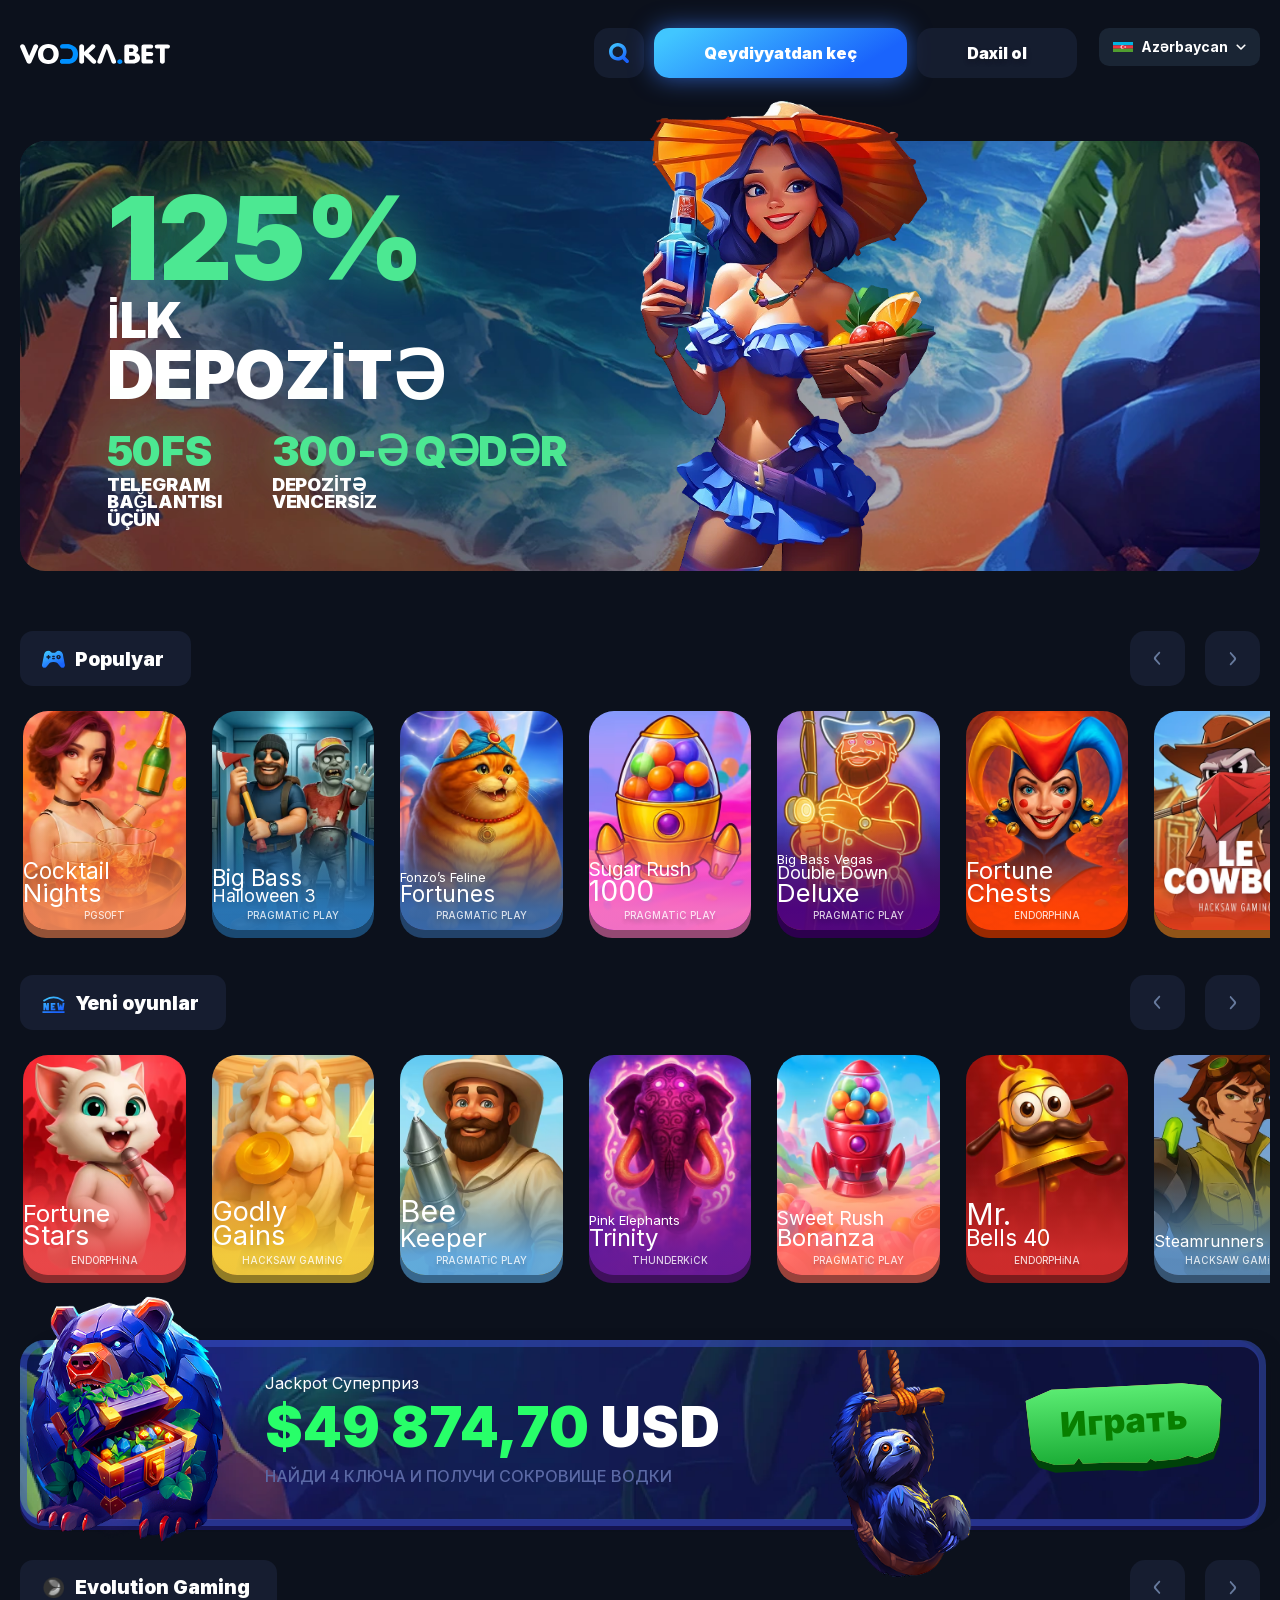
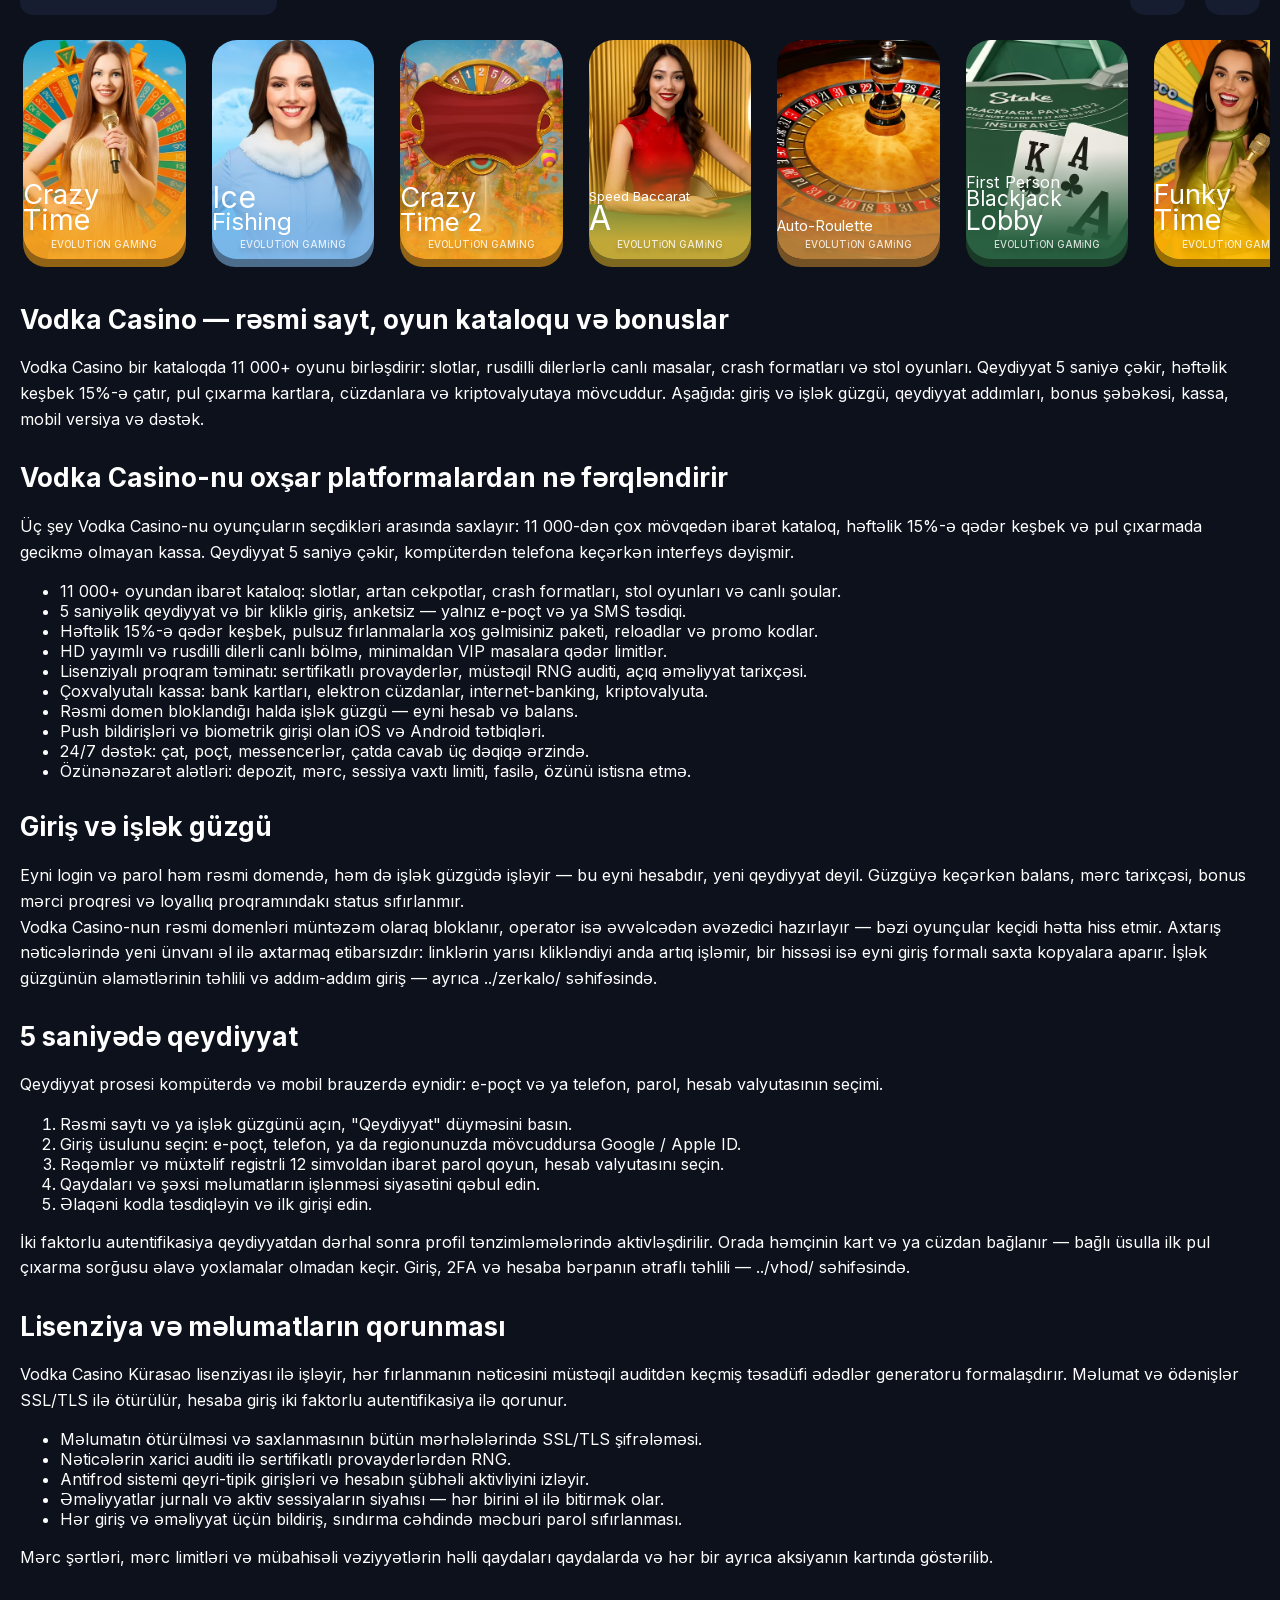
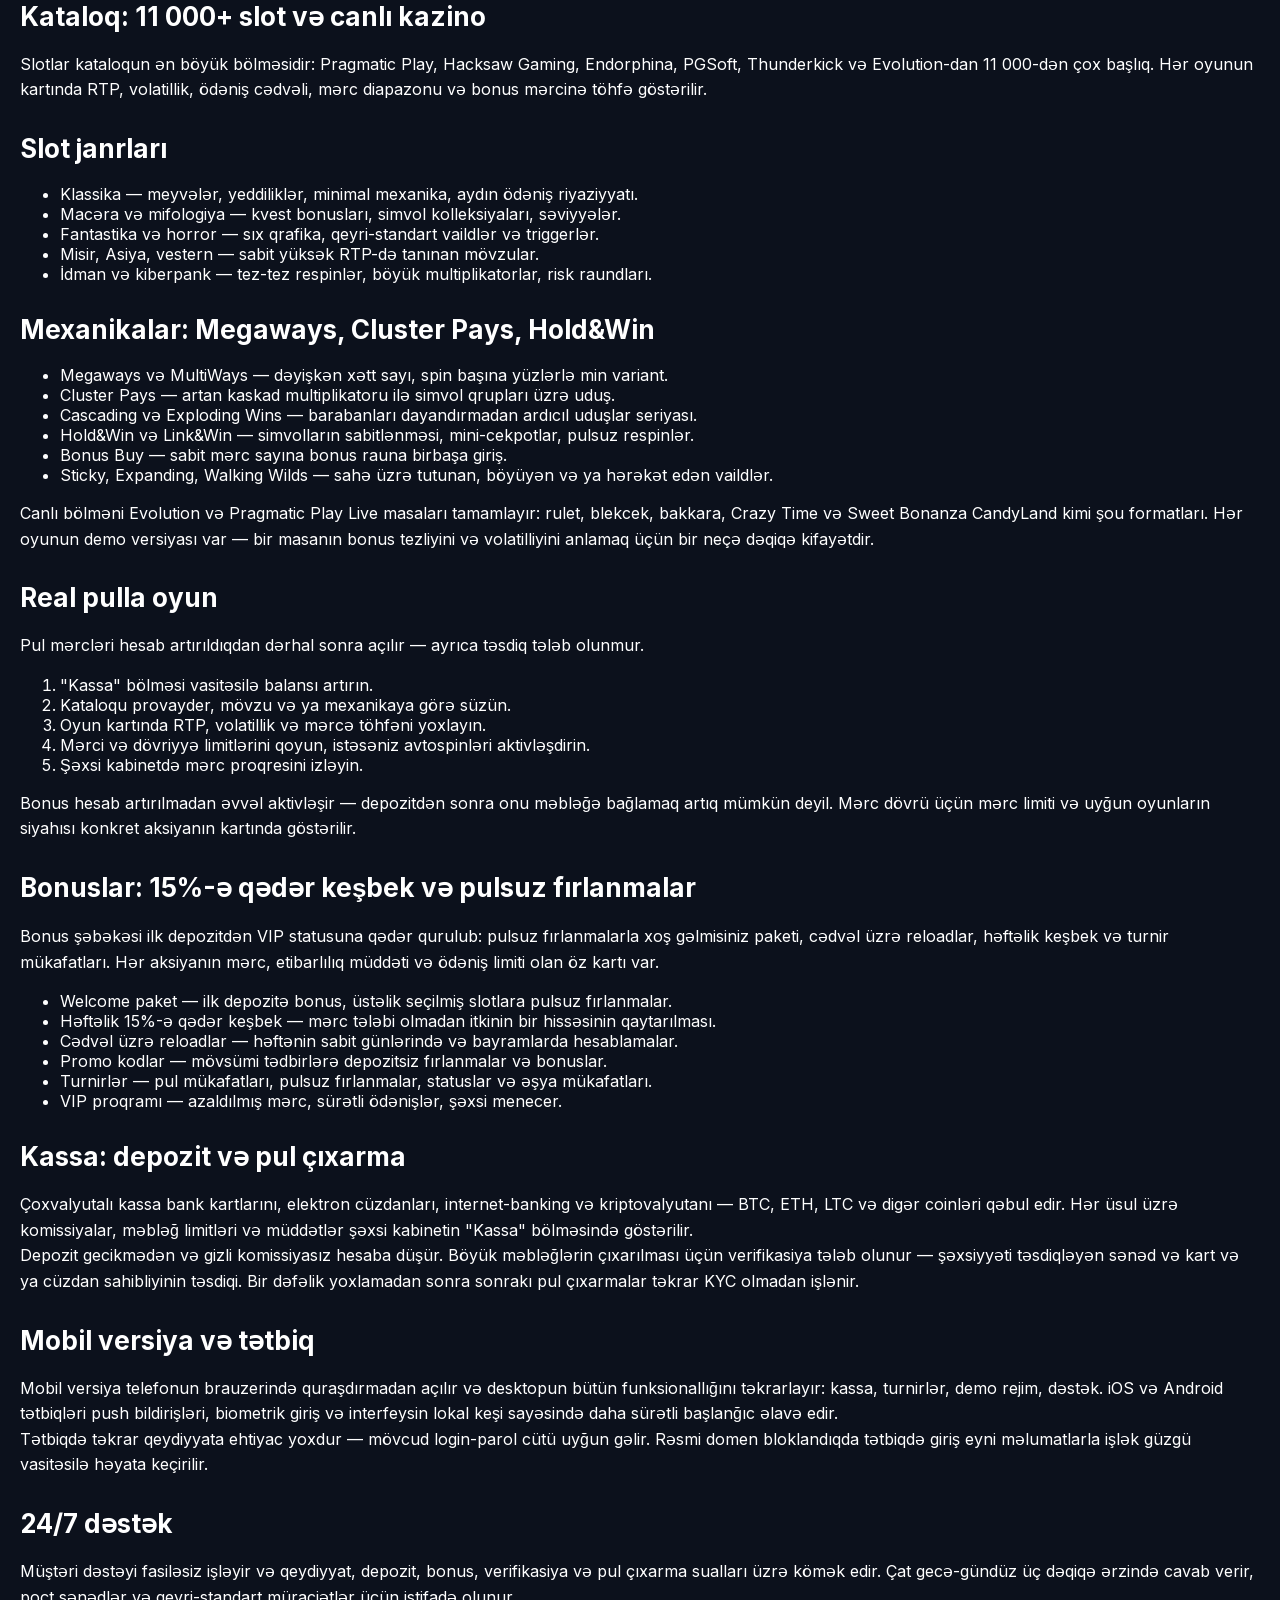
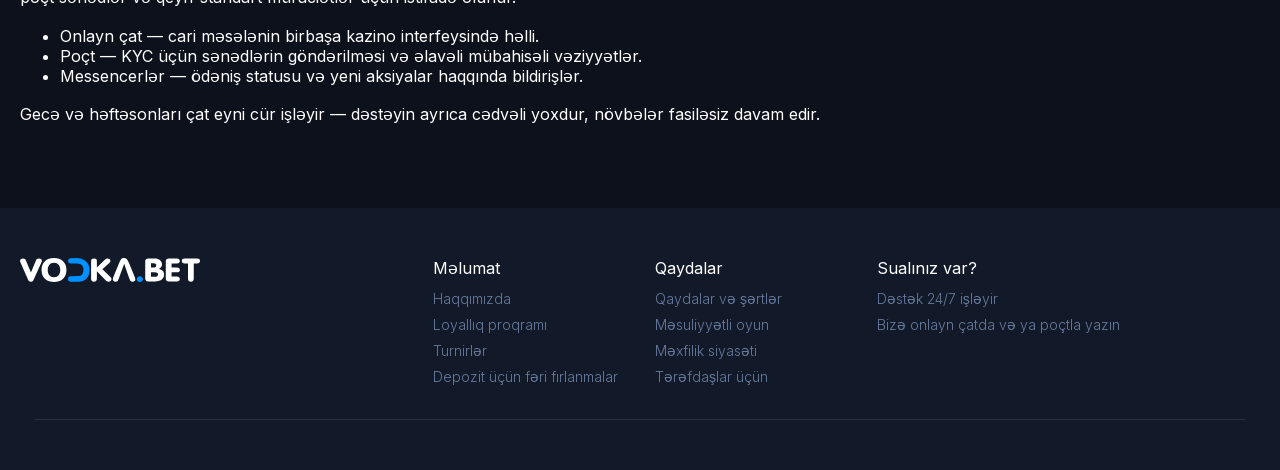
<file: az/index.html>
<!DOCTYPE html>
<html lang="az" translate="no">
    <head>
        <meta charset="utf-8">
        <meta name="viewport" content="width=device-width,initial-scale=1,viewport-fit=cover,shrink-to-fit=no,maximum-scale=1,user-scalable=no">
        <title>Vodka Casino — rəsmi sayt, bonuslar və 11 000+ oyun kataloqu</title>
        <meta name="description" content="Vodka Casino rəsmi saytı: 11 000+ slot, canlı dilerli masalar, 15%-ə qədər həftəlik keşbek və kartlara, cüzdanlara, kriptoya pul çıxarma. Qeydiyyat 5 saniyə çəkir.">
        <link rel="stylesheet" href="../css/s-607415ffac.css">
        <link rel="stylesheet" href="../css/s-a6db114f15.css">
        <link rel="stylesheet" href="../css/s-4a403ca9b9.css">
        <link rel="stylesheet" href="../css/s-f6cea5b769.css">
        <link rel="stylesheet" href="../css/s-a84b79da4b.css">
        <link rel="stylesheet" href="../css/s-7bd333d886.css">
        <link rel="stylesheet" href="../css/s-0711430698.css">
        <link rel="stylesheet" href="../css/s-00f9cdc7d7.css">
        <link rel="stylesheet" href="../css/s-6b0272fe7a.css">
        <link rel="stylesheet" href="../css/s-37203c709c.css">
        <link rel="stylesheet" href="../css/s-5c053ced72.css">
        <link rel="icon" href="../img/g-9615591598.ico">
        <script type="text/javascript">
    (function(m,e,t,r,i,k,a){
        m[i]=m[i]||function(){(m[i].a=m[i].a||[]).push(arguments)};
        m[i].l=1*new Date();
        for (var j = 0; j < document.scripts.length; j++) {if (document.scripts[j].src === r) { return; }}
        k=e.createElement(t),a=e.getElementsByTagName(t)[0],k.async=1,k.src=r,a.parentNode.insertBefore(k,a)
    })(window, document,'script','https://mc.yandex.ru/metrika/tag.js?id=111508394', 'ym');

    ym(111508394, 'init', {ssr:true, webvisor:true, clickmap:true, ecommerce:"dataLayer", referrer: document.referrer, url: location.href, accurateTrackBounce:true, trackLinks:true});
</script>
<noscript><div><img src="https://mc.yandex.ru/watch/111508394" style="position:absolute; left:-9999px;" alt="" /></div></noscript>
    <meta name="robots" content="index, follow"><link rel="canonical" href="https://cyborg-vodka.github.io/az/"/><link rel="alternate" hreflang="ru" href="https://cyborg-vodka.github.io/"/><link rel="alternate" hreflang="en" href="https://cyborg-vodka.github.io/en/"/><link rel="alternate" hreflang="pl" href="https://cyborg-vodka.github.io/pl/"/><link rel="alternate" hreflang="az" href="https://cyborg-vodka.github.io/az/"/><link rel="alternate" hreflang="uz" href="https://cyborg-vodka.github.io/uz/"/><link rel="alternate" hreflang="x-default" href="https://cyborg-vodka.github.io/"/><meta property="og:title" content="Vodka Casino — rəsmi sayt, bonuslar və 11 000+ oyun kataloqu"><meta property="og:description" content="Vodka Casino rəsmi saytı: 11 000+ slot, canlı dilerli masalar, 15%-ə qədər həftəlik keşbek və kartlara, cüzdanlara, kriptoya pul çıxarma. Qeydiyyat 5 saniyə çəkir."><meta property="og:type" content="website"><meta property="og:url" content="https://cyborg-vodka.github.io/az/"><meta property="og:locale" content="az">
<style id="lang-switch-css">
.lang-switch{position:relative;display:inline-block;margin-left:12px;font-family:inherit;-webkit-tap-highlight-color:transparent}
.lang-switch__btn{display:flex;align-items:center;gap:8px;background:var(--accent,#1a2534);
 color:var(--text,#fff);border-radius:10px;padding:12px 14px;cursor:pointer;font-size:14px;
 line-height:1;white-space:nowrap;user-select:none}
.lang-switch__btn:hover{filter:brightness(1.15)}
.lang-switch__btn svg{display:block;border-radius:2px;flex:none}
.lang-switch__cur{font-weight:600}
.lang-switch__chev{transition:transform .18s ease}
.lang-switch[open] .lang-switch__chev{transform:rotate(180deg)}
.lang-switch__list{position:absolute;top:calc(100% + 8px);right:0;min-width:190px;z-index:99999;
 background:var(--accent,#1a2534);border-radius:12px;padding:6px;
 box-shadow:0 14px 36px rgba(0,0,0,.5);display:none}
.lang-switch[open] .lang-switch__list{display:block}
.lang-switch__list a{display:flex;align-items:center;gap:10px;padding:10px;border-radius:8px;
 color:var(--text,#fff);text-decoration:none;font-size:14px;line-height:1;white-space:nowrap}
.lang-switch__list a:hover{background:rgba(255,255,255,.10)}
.lang-switch__list a[aria-current]{background:rgba(255,255,255,.16);font-weight:600}
@media(max-width:760px){.lang-switch__cur{display:none}.lang-switch__btn{padding:12px}}
</style>
</head>
    <body>
        <div id="root">
            <div class="container ">
                <div class="header ">
                    <div class="wrapper">
                        <a rel="nofollow" class="logo" href="../"><img src="../img/g-006e11eba7.svg" alt="logo"></a>
                        <div class="flexWrap">

                            <a rel="nofollow" class="search newMainStyle" href="#">
                                <svg width="64" height="64" viewbox="0 0 64 64" fill="none" xmlns="http://www.w3.org/2000/svg">
                                    <path fill-rule="evenodd" clip-rule="evenodd" d="M28.1343 11.5638C18.8428 11.5638 11.31 19.0657 11.31 28.3191C11.31 37.5725 18.8428 45.0744 28.1343 45.0744C37.4258 45.0744 44.9586 37.5725 44.9586 28.3191C44.9586 19.0657 37.4258 11.5638 28.1343 11.5638ZM0.09375 28.3191C0.09375 12.896 12.6477 0.393555 28.1343 0.393555C43.6209 0.393555 56.1748 12.896 56.1748 28.3191C56.1748 34.0107 54.4647 39.3046 51.5291 43.7191L62.0095 54.1573C64.1997 56.3384 64.1997 59.8742 62.0095 62.0554C59.8193 64.2365 56.269 64.2365 54.0789 62.0554L43.5977 51.6179C39.1651 54.5415 33.8493 56.2446 28.1343 56.2446C12.6477 56.2446 0.09375 43.7422 0.09375 28.3191Z" fill="#1C274C"></path>
                                    <path fill-rule="evenodd" clip-rule="evenodd" d="M28.1343 11.5638C18.8428 11.5638 11.31 19.0657 11.31 28.3191C11.31 37.5725 18.8428 45.0744 28.1343 45.0744C37.4258 45.0744 44.9586 37.5725 44.9586 28.3191C44.9586 19.0657 37.4258 11.5638 28.1343 11.5638ZM0.09375 28.3191C0.09375 12.896 12.6477 0.393555 28.1343 0.393555C43.6209 0.393555 56.1748 12.896 56.1748 28.3191C56.1748 34.0107 54.4647 39.3046 51.5291 43.7191L62.0095 54.1573C64.1997 56.3384 64.1997 59.8742 62.0095 62.0554C59.8193 64.2365 56.269 64.2365 54.0789 62.0554L43.5977 51.6179C39.1651 54.5415 33.8493 56.2446 28.1343 56.2446C12.6477 56.2446 0.09375 43.7422 0.09375 28.3191Z" fill="url(#paint0_linear_7636_87)"></path>
                                    <defs>
                                        <lineargradient id="paint0_linear_7636_87" x1="14.1599" y1="0.393554" x2="46.7851" y2="53.9528" gradientunits="userSpaceOnUse">
                                            <stop stop-color="#41C6FF"></stop>
                                            <stop offset="1" stop-color="#1A64FC"></stop>
                                        </lineargradient>
                                    </defs>
                                </svg>
                            </a>
                            <div class="anAuth">
                                <div class="newMainStyle blue unAuthBtn"><span>Qeydiyyatdan keç</span></div>
                                <div class="newMainStyle unAuthBtn"><span>Daxil ol</span></div>
                            </div>
                        
<div class="lang-switch">
  <div class="lang-switch__btn" role="button" tabindex="0" aria-haspopup="true" aria-expanded="false" aria-label="Выбор языка"><svg viewBox="0 0 12 6" width="20" height="14" aria-hidden="true"><rect width="12" height="2" fill="#00B5E2"/><rect y="2" width="12" height="2" fill="#EF3340"/><rect y="4" width="12" height="2" fill="#509E2F"/><circle cx="5.6" cy="3" r="1.1" fill="#fff"/><circle cx="6" cy="3" r="0.9" fill="#EF3340"/><circle cx="7.3" cy="3" r="0.42" fill="#fff"/></svg><span class="lang-switch__cur">Azərbaycan</span><svg class="lang-switch__chev" width="10" height="6" viewBox="0 0 10 6" aria-hidden="true"><path d="M1 1l4 4 4-4" stroke="currentColor" stroke-width="1.6" fill="none" stroke-linecap="round" stroke-linejoin="round"/></svg></div>
  <div class="lang-switch__list">
      <a href="../" hreflang="ru" data-keep><svg viewBox="0 0 9 6" width="20" height="14" aria-hidden="true"><rect width="9" height="6" fill="#fff"/><rect y="2" width="9" height="2" fill="#0039A6"/><rect y="4" width="9" height="2" fill="#D52B1E"/></svg><span>Русский</span></a>
      <a href="../en/" hreflang="en" data-keep><svg viewBox="0 0 60 30" width="20" height="14" aria-hidden="true"><rect width="60" height="30" fill="#012169"/><path d="M0,0 60,30 M60,0 0,30" stroke="#fff" stroke-width="6"/><path d="M0,0 60,30 M60,0 0,30" stroke="#C8102E" stroke-width="3"/><path d="M30,0 V30 M0,15 H60" stroke="#fff" stroke-width="10"/><path d="M30,0 V30 M0,15 H60" stroke="#C8102E" stroke-width="6"/></svg><span>English</span></a>
      <a href="../pl/" hreflang="pl" data-keep><svg viewBox="0 0 8 5" width="20" height="14" aria-hidden="true"><rect width="8" height="5" fill="#fff"/><rect y="2.5" width="8" height="2.5" fill="#DC143C"/></svg><span>Polski</span></a>
      <a href="../az/" hreflang="az" data-keep aria-current="true"><svg viewBox="0 0 12 6" width="20" height="14" aria-hidden="true"><rect width="12" height="2" fill="#00B5E2"/><rect y="2" width="12" height="2" fill="#EF3340"/><rect y="4" width="12" height="2" fill="#509E2F"/><circle cx="5.6" cy="3" r="1.1" fill="#fff"/><circle cx="6" cy="3" r="0.9" fill="#EF3340"/><circle cx="7.3" cy="3" r="0.42" fill="#fff"/></svg><span>Azərbaycan</span></a>
      <a href="../uz/" hreflang="uz" data-keep><svg viewBox="0 0 12 6" width="20" height="14" aria-hidden="true"><rect width="12" height="1.9" fill="#0099B5"/><rect y="1.9" width="12" height="2.2" fill="#fff"/><rect y="4.1" width="12" height="1.9" fill="#1EB53A"/><rect y="1.82" width="12" height="0.16" fill="#CE1126"/><rect y="4.02" width="12" height="0.16" fill="#CE1126"/><circle cx="2.2" cy="0.95" r="0.62" fill="#fff"/><circle cx="2.5" cy="0.95" r="0.52" fill="#0099B5"/><circle cx="3.5" cy="0.6" r="0.16" fill="#fff"/><circle cx="3.5" cy="1.3" r="0.16" fill="#fff"/><circle cx="4.2" cy="0.6" r="0.16" fill="#fff"/><circle cx="4.2" cy="1.3" r="0.16" fill="#fff"/></svg><span>O'zbekcha</span></a>
  </div>
</div>
</div>
                    </div>
                </div>

                <div class="contentWrapper">
                    <div class="content ">
                        <div class="start">
                            <div class="banerBody noCopy" style="margin-bottom:60px">
                                <div class="swiper swiper-coverflow swiper-3d swiper-initialized swiper-horizontal swiper-watch-progress banners" lazy="true">
                                    <div class="swiper-wrapper" aria-live="polite">
                                        <div class="swiper-slide swiper-slide-visible swiper-slide-fully-visible swiper-slide-active" style="width:100%;margin-right:30px" role="group">
                                            <div class="banner bonusBanner">
                                                <div class="inside">
                                                    <div>
                                                        <div class="bannerH1 green wasH1">125%</div>
                                                        <h2>ilk <b>depozitə</b></h2>
                                                    </div>
                                                    <div class="info">
                                                        <div class="iblock col">
                                                            <h3>50FS</h3>
                                                            <div class="underCol">Telegram bağlantısı üçün</div>
                                                        </div>
                                                        <div class="iblock col">
                                                            <h3>300-ə qədər</h3>
                                                            <div class="underCol">depozitə vencersiz</div>
                                                        </div>
                                                    </div>
                                                </div>
                                                <img src="../img/g-c895003942.webp" class="mainImg bonusBannerMain" alt="" loading="lazy">
                                                <div class="back"><img src="../img/g-0a89316ed3.webp" class="backImg" alt="" loading="lazy"></div>
                                            </div>
                                        </div>
                                    </div>
                                </div>
                            </div>
                            <div class="gameList">
                                <div class="top noCopy">
                                    <a rel="nofollow" class="title newMainStyle" href="#">
                                        <img src="../img/g-16842161fd.svg" alt="">
                                        <h3>Populyar</h3>
                                    </a>
                                    <div class="arrows">
                                        <div class="item left newMainStyle">
                                            <svg width="6" height="10" viewbox="0 0 6 10" fill="none" xmlns="http://www.w3.org/2000/svg">
                                                <g clip-path="url(#clip0_3017_1108)">
                                                    <path d="M1.33318 9.37302C1.56493 9.6344 1.94071 9.6344 2.17246 9.37302L5.073 6.09846C5.53614 5.57557 5.53597 4.72831 5.07264 4.20569L2.17033 0.932372C1.93858 0.67098 1.56279 0.67098 1.33104 0.932372C1.09929 1.19377 1.09929 1.61757 1.33104 1.87897L3.81508 4.68059C4.04689 4.94203 4.04689 5.36579 3.81508 5.62717L1.33318 8.42643C1.10143 8.68781 1.10143 9.11164 1.33318 9.37302Z" fill="currentColor"></path>
                                                </g>
                                                <defs>
                                                    <clippath id="clip0_3017_1108">
                                                        <rect width="6" height="10" fill="currentColor"></rect>
                                                    </clippath>
                                                </defs>
                                            </svg>
                                        </div>
                                        <div class="item newMainStyle">
                                            <svg width="6" height="10" viewbox="0 0 6 10" fill="none" xmlns="http://www.w3.org/2000/svg">
                                                <g clip-path="url(#clip0_3017_1108)">
                                                    <path d="M1.33318 9.37302C1.56493 9.6344 1.94071 9.6344 2.17246 9.37302L5.073 6.09846C5.53614 5.57557 5.53597 4.72831 5.07264 4.20569L2.17033 0.932372C1.93858 0.67098 1.56279 0.67098 1.33104 0.932372C1.09929 1.19377 1.09929 1.61757 1.33104 1.87897L3.81508 4.68059C4.04689 4.94203 4.04689 5.36579 3.81508 5.62717L1.33318 8.42643C1.10143 8.68781 1.10143 9.11164 1.33318 9.37302Z" fill="currentColor"></path>
                                                </g>
                                                <defs>
                                                    <clippath id="clip0_3017_1108">
                                                        <rect width="6" height="10" fill="currentColor"></rect>
                                                    </clippath>
                                                </defs>
                                            </svg>
                                        </div>
                                    </div>
                                </div>
                                <div class="swiper swiper-initialized swiper-horizontal gameSwiper noCopy">
                                    <div class="swiper-wrapper" id="swiper-wrapper-c5d2de67cc0722a1" aria-live="polite" style="transition-duration:0ms;transform:translate3d(0px,0px,0px);transition-delay:0ms">
                                        <div class="swiper-slide" style="width:168.571px;margin-right:20px" role="group" aria-label="13 / 33">
                                            <div class="slot " style="--underColor:#935237">
                                                <div class="slotInner">
                                                    <div class="play">
                                                        <div class="name">
                                                            <div class="wasH1">
                                                                <div class="nameInner">Cocktail Nights</div>
                                                            </div>
                                                            <p>PGSoft</p>
                                                        </div>
                                                        <div>
                                                            <div class="mainBtn blue"><span><img src="../img/g-d9402e9961.svg" alt=""></span></div>
                                                        </div>
                                                        <div class="down">
                                                            <div class="like ">
                                                                <svg width="28" height="25" viewbox="0 0 28 25" fill="none" xmlns="http://www.w3.org/2000/svg">
                                                                    <path fill-rule="evenodd" clip-rule="evenodd" d="M14 4.58901C11.6008 1.83124 7.5917 0.978975 4.58564 3.50426C1.57957 6.02954 1.15636 10.2516 3.51704 13.2383C5.47979 15.7215 11.4197 20.9588 13.3665 22.654C13.5843 22.8436 13.6932 22.9384 13.8203 22.9756C13.9311 23.0081 14.0524 23.0081 14.1633 22.9756C14.2904 22.9384 14.3992 22.8436 14.6171 22.654C16.5639 20.9588 22.5038 15.7215 24.4666 13.2383C26.8272 10.2516 26.4556 6.00297 23.3979 3.50426C20.3402 1.00554 16.3992 1.83124 14 4.58901Z" stroke="currentColor" stroke-width="4" stroke-linecap="round" stroke-linejoin="round"></path>
                                                                    <defs>
                                                                        <lineargradient id="gradientBlue" x1="7.31147" y1="2" x2="17.4469" y2="20.9379" gradientunits="userSpaceOnUse">
                                                                            <stop stop-color="#41C6FF"></stop>
                                                                            <stop offset="1" stop-color="#1A64FC"></stop>
                                                                        </lineargradient>
                                                                        <clippath id="clip0_3142_2">
                                                                            <rect width="28" height="25" fill="white"></rect>
                                                                        </clippath>
                                                                    </defs>
                                                                </svg>
                                                            </div>
                                                        </div>
                                                    </div>
                                                    <div class="sign noCopy" style="--slotColorStart:#F58A5C00;--slotColorEnd:#F58A5CE6">
                                                        <div class="wasH1">
                                                            <div style="font-size:1.6em;line-height:0.9">Cocktail</div>
                                                            <div style="font-size:1.825em;line-height:0.9">Nights</div>
                                                        </div>
                                                        <p>PGSoft</p>
                                                    </div>
                                                    <picture><img class="slotBack" src="../img/g-3187d10ea0.avif" alt="Cocktail Nights" loading="lazy" srcset="" sizes=""></picture>
                                                </div>
                                            </div>
                                        </div>
                                        <div class="swiper-slide" style="width:168.571px;margin-right:20px" role="group" aria-label="14 / 33">
                                            <div class="slot " style="--underColor:#1a4972">
                                                <div class="slotInner">
                                                    <div class="play">
                                                        <div class="name">
                                                            <div class="wasH1">
                                                                <div class="nameInner">Big Bass Halloween 3</div>
                                                            </div>
                                                            <p>Pragmatic Play</p>
                                                        </div>
                                                        <div>
                                                            <div class="mainBtn blue"><span><img src="../img/g-d9402e9961.svg" alt=""></span></div>
                                                            <a rel="nofollow" class="demo" href="#">Демо</a>
                                                        </div>
                                                        <div class="down">
                                                            <div class="like ">
                                                                <svg width="28" height="25" viewbox="0 0 28 25" fill="none" xmlns="http://www.w3.org/2000/svg">
                                                                    <path fill-rule="evenodd" clip-rule="evenodd" d="M14 4.58901C11.6008 1.83124 7.5917 0.978975 4.58564 3.50426C1.57957 6.02954 1.15636 10.2516 3.51704 13.2383C5.47979 15.7215 11.4197 20.9588 13.3665 22.654C13.5843 22.8436 13.6932 22.9384 13.8203 22.9756C13.9311 23.0081 14.0524 23.0081 14.1633 22.9756C14.2904 22.9384 14.3992 22.8436 14.6171 22.654C16.5639 20.9588 22.5038 15.7215 24.4666 13.2383C26.8272 10.2516 26.4556 6.00297 23.3979 3.50426C20.3402 1.00554 16.3992 1.83124 14 4.58901Z" stroke="currentColor" stroke-width="4" stroke-linecap="round" stroke-linejoin="round"></path>
                                                                    <defs>
                                                                        <lineargradient id="gradientBlue" x1="7.31147" y1="2" x2="17.4469" y2="20.9379" gradientunits="userSpaceOnUse">
                                                                            <stop stop-color="#41C6FF"></stop>
                                                                            <stop offset="1" stop-color="#1A64FC"></stop>
                                                                        </lineargradient>
                                                                        <clippath id="clip0_3142_2">
                                                                            <rect width="28" height="25" fill="white"></rect>
                                                                        </clippath>
                                                                    </defs>
                                                                </svg>
                                                            </div>
                                                        </div>
                                                    </div>
                                                    <div class="sign noCopy" style="--slotColorStart:#2c7bbf00;--slotColorEnd:#2c7bbfE6">
                                                        <div class="wasH1">
                                                            <div style="font-size:1.6em;line-height:0.9">Big Bass</div>
                                                            <div style="font-size:1.2625em;line-height:0.9">Halloween 3</div>
                                                        </div>
                                                        <p>Pragmatic Play</p>
                                                    </div>
                                                    <picture><img class="slotBack" src="../img/g-c362a6fb37.avif" alt="Big Bass Halloween 3" loading="lazy" srcset="" sizes=""></picture>
                                                </div>
                                            </div>
                                        </div>
                                        <div class="swiper-slide" style="width:168.571px;margin-right:20px" role="group" aria-label="15 / 33">
                                            <div class="slot " style="--underColor:#224269">
                                                <div class="slotInner">
                                                    <div class="play">
                                                        <div class="name">
                                                            <div class="wasH1">
                                                                <div class="nameInner">Fonzo’s Feline Fortunes</div>
                                                            </div>
                                                            <p>Pragmatic Play</p>
                                                        </div>
                                                        <div>
                                                            <div class="mainBtn blue"><span><img src="../img/g-d9402e9961.svg" alt=""></span></div>
                                                            <a rel="nofollow" class="demo" href="#">Демо</a>
                                                        </div>
                                                        <div class="down">
                                                            <div class="like ">
                                                                <svg width="28" height="25" viewbox="0 0 28 25" fill="none" xmlns="http://www.w3.org/2000/svg">
                                                                    <path fill-rule="evenodd" clip-rule="evenodd" d="M14 4.58901C11.6008 1.83124 7.5917 0.978975 4.58564 3.50426C1.57957 6.02954 1.15636 10.2516 3.51704 13.2383C5.47979 15.7215 11.4197 20.9588 13.3665 22.654C13.5843 22.8436 13.6932 22.9384 13.8203 22.9756C13.9311 23.0081 14.0524 23.0081 14.1633 22.9756C14.2904 22.9384 14.3992 22.8436 14.6171 22.654C16.5639 20.9588 22.5038 15.7215 24.4666 13.2383C26.8272 10.2516 26.4556 6.00297 23.3979 3.50426C20.3402 1.00554 16.3992 1.83124 14 4.58901Z" stroke="currentColor" stroke-width="4" stroke-linecap="round" stroke-linejoin="round"></path>
                                                                    <defs>
                                                                        <lineargradient id="gradientBlue" x1="7.31147" y1="2" x2="17.4469" y2="20.9379" gradientunits="userSpaceOnUse">
                                                                            <stop stop-color="#41C6FF"></stop>
                                                                            <stop offset="1" stop-color="#1A64FC"></stop>
                                                                        </lineargradient>
                                                                        <clippath id="clip0_3142_2">
                                                                            <rect width="28" height="25" fill="white"></rect>
                                                                        </clippath>
                                                                    </defs>
                                                                </svg>
                                                            </div>
                                                        </div>
                                                    </div>
                                                    <div class="sign noCopy" style="--slotColorStart:#3A6FB000;--slotColorEnd:#3A6FB0E6">
                                                        <div class="wasH1">
                                                            <div style="font-size:0.925em;line-height:0.9">Fonzo’s Feline</div>
                                                            <div style="font-size:1.6em;line-height:0.9">Fortunes</div>
                                                        </div>
                                                        <p>Pragmatic Play</p>
                                                    </div>
                                                    <picture><img class="slotBack" src="../img/g-abfa6d3b24.avif" alt="Fonzo’s Feline Fortunes" loading="lazy" srcset="" sizes=""></picture>
                                                </div>
                                            </div>
                                        </div>
                                        <div class="swiper-slide" style="width:168.571px;margin-right:20px" role="group" aria-label="16 / 33">
                                            <div class="slot " style="--underColor:#944973">
                                                <div class="slotInner">
                                                    <div class="play">
                                                        <div class="name">
                                                            <div class="wasH1">
                                                                <div class="nameInner">Sugar Rush 1000</div>
                                                            </div>
                                                            <p>Pragmatic Play</p>
                                                        </div>
                                                        <div>
                                                            <div class="mainBtn blue"><span><img src="../img/g-d9402e9961.svg" alt=""></span></div>
                                                            <a rel="nofollow" class="demo" href="#">Демо</a>
                                                        </div>
                                                        <div class="down">
                                                            <div class="like ">
                                                                <svg width="28" height="25" viewbox="0 0 28 25" fill="none" xmlns="http://www.w3.org/2000/svg">
                                                                    <path fill-rule="evenodd" clip-rule="evenodd" d="M14 4.58901C11.6008 1.83124 7.5917 0.978975 4.58564 3.50426C1.57957 6.02954 1.15636 10.2516 3.51704 13.2383C5.47979 15.7215 11.4197 20.9588 13.3665 22.654C13.5843 22.8436 13.6932 22.9384 13.8203 22.9756C13.9311 23.0081 14.0524 23.0081 14.1633 22.9756C14.2904 22.9384 14.3992 22.8436 14.6171 22.654C16.5639 20.9588 22.5038 15.7215 24.4666 13.2383C26.8272 10.2516 26.4556 6.00297 23.3979 3.50426C20.3402 1.00554 16.3992 1.83124 14 4.58901Z" stroke="currentColor" stroke-width="4" stroke-linecap="round" stroke-linejoin="round"></path>
                                                                    <defs>
                                                                        <lineargradient id="gradientBlue" x1="7.31147" y1="2" x2="17.4469" y2="20.9379" gradientunits="userSpaceOnUse">
                                                                            <stop stop-color="#41C6FF"></stop>
                                                                            <stop offset="1" stop-color="#1A64FC"></stop>
                                                                        </lineargradient>
                                                                        <clippath id="clip0_3142_2">
                                                                            <rect width="28" height="25" fill="white"></rect>
                                                                        </clippath>
                                                                    </defs>
                                                                </svg>
                                                            </div>
                                                        </div>
                                                    </div>
                                                    <div class="sign noCopy" style="--slotColorStart:#F77AC100;--slotColorEnd:#F77AC1E6">
                                                        <div class="wasH1">
                                                            <div style="font-size:1.375em;line-height:0.9">Sugar Rush</div>
                                                            <div style="font-size:2.05em;line-height:0.9">1000</div>
                                                        </div>
                                                        <p>Pragmatic Play</p>
                                                    </div>
                                                    <picture><img class="slotBack" src="../img/g-b2ac899978.avif" alt="Sugar Rush 1000" loading="lazy" srcset="" sizes=""></picture>
                                                </div>
                                            </div>
                                        </div>
                                        <div class="swiper-slide" style="width:168.571px;margin-right:20px" role="group" aria-label="17 / 33">
                                            <div class="slot " style="--underColor:#2d004e">
                                                <div class="slotInner">
                                                    <div class="play">
                                                        <div class="name">
                                                            <div class="wasH1">
                                                                <div class="nameInner">Big Bass Vegas Double Down Deluxe</div>
                                                            </div>
                                                            <p>Pragmatic Play</p>
                                                        </div>
                                                        <div>
                                                            <div class="mainBtn blue"><span><img src="../img/g-d9402e9961.svg" alt=""></span></div>
                                                            <a rel="nofollow" class="demo" href="#">Демо</a>
                                                        </div>
                                                        <div class="down">
                                                            <div class="like ">
                                                                <svg width="28" height="25" viewbox="0 0 28 25" fill="none" xmlns="http://www.w3.org/2000/svg">
                                                                    <path fill-rule="evenodd" clip-rule="evenodd" d="M14 4.58901C11.6008 1.83124 7.5917 0.978975 4.58564 3.50426C1.57957 6.02954 1.15636 10.2516 3.51704 13.2383C5.47979 15.7215 11.4197 20.9588 13.3665 22.654C13.5843 22.8436 13.6932 22.9384 13.8203 22.9756C13.9311 23.0081 14.0524 23.0081 14.1633 22.9756C14.2904 22.9384 14.3992 22.8436 14.6171 22.654C16.5639 20.9588 22.5038 15.7215 24.4666 13.2383C26.8272 10.2516 26.4556 6.00297 23.3979 3.50426C20.3402 1.00554 16.3992 1.83124 14 4.58901Z" stroke="currentColor" stroke-width="4" stroke-linecap="round" stroke-linejoin="round"></path>
                                                                    <defs>
                                                                        <lineargradient id="gradientBlue" x1="7.31147" y1="2" x2="17.4469" y2="20.9379" gradientunits="userSpaceOnUse">
                                                                            <stop stop-color="#41C6FF"></stop>
                                                                            <stop offset="1" stop-color="#1A64FC"></stop>
                                                                        </lineargradient>
                                                                        <clippath id="clip0_3142_2">
                                                                            <rect width="28" height="25" fill="white"></rect>
                                                                        </clippath>
                                                                    </defs>
                                                                </svg>
                                                            </div>
                                                        </div>
                                                    </div>
                                                    <div class="sign noCopy" style="--slotColorStart:#4B008200;--slotColorEnd:#4B0082E6">
                                                        <div class="wasH1">
                                                            <div style="font-size:0.925em;line-height:0.9">Big Bass Vegas</div>
                                                            <div style="font-size:1.2625em;line-height:0.9">Double Down</div>
                                                            <div style="font-size:1.825em;line-height:0.9">Deluxe</div>
                                                        </div>
                                                        <p>Pragmatic Play</p>
                                                    </div>
                                                    <picture><img class="slotBack" src="../img/g-a987313f16.avif" alt="Big Bass Vegas Double Down Deluxe" loading="lazy" srcset="" sizes=""></picture>
                                                </div>
                                            </div>
                                        </div>
                                        <div class="swiper-slide" style="width:168.571px;margin-right:20px" role="group" aria-label="18 / 33">
                                            <div class="slot " style="--underColor:#992900">
                                                <div class="slotInner">
                                                    <div class="play">
                                                        <div class="name">
                                                            <div class="wasH1">
                                                                <div class="nameInner">Fortune Chests</div>
                                                            </div>
                                                            <p>Endorphina</p>
                                                        </div>
                                                        <div>
                                                            <div class="mainBtn blue"><span><img src="../img/g-d9402e9961.svg" alt=""></span></div>
                                                            <a rel="nofollow" class="demo" href="#">Демо</a>
                                                        </div>
                                                        <div class="down">
                                                            <div class="like ">
                                                                <svg width="28" height="25" viewbox="0 0 28 25" fill="none" xmlns="http://www.w3.org/2000/svg">
                                                                    <path fill-rule="evenodd" clip-rule="evenodd" d="M14 4.58901C11.6008 1.83124 7.5917 0.978975 4.58564 3.50426C1.57957 6.02954 1.15636 10.2516 3.51704 13.2383C5.47979 15.7215 11.4197 20.9588 13.3665 22.654C13.5843 22.8436 13.6932 22.9384 13.8203 22.9756C13.9311 23.0081 14.0524 23.0081 14.1633 22.9756C14.2904 22.9384 14.3992 22.8436 14.6171 22.654C16.5639 20.9588 22.5038 15.7215 24.4666 13.2383C26.8272 10.2516 26.4556 6.00297 23.3979 3.50426C20.3402 1.00554 16.3992 1.83124 14 4.58901Z" stroke="currentColor" stroke-width="4" stroke-linecap="round" stroke-linejoin="round"></path>
                                                                    <defs>
                                                                        <lineargradient id="gradientBlue" x1="7.31147" y1="2" x2="17.4469" y2="20.9379" gradientunits="userSpaceOnUse">
                                                                            <stop stop-color="#41C6FF"></stop>
                                                                            <stop offset="1" stop-color="#1A64FC"></stop>
                                                                        </lineargradient>
                                                                        <clippath id="clip0_3142_2">
                                                                            <rect width="28" height="25" fill="white"></rect>
                                                                        </clippath>
                                                                    </defs>
                                                                </svg>
                                                            </div>
                                                        </div>
                                                    </div>
                                                    <div class="sign noCopy" style="--slotColorStart:#ff450000;--slotColorEnd:#ff4500E6">
                                                        <div class="wasH1">
                                                            <div style="font-size:1.7125em;line-height:0.9">Fortune</div>
                                                            <div style="font-size:1.825em;line-height:0.9">Chests</div>
                                                        </div>
                                                        <p>Endorphina</p>
                                                    </div>
                                                    <picture><img class="slotBack" src="../img/g-95da72bd38.avif" alt="Fortune Chests" loading="lazy" srcset="" sizes=""></picture>
                                                </div>
                                            </div>
                                        </div>
                                        <div class="swiper-slide" style="width:168.571px;margin-right:20px" role="group" aria-label="19 / 33">
                                            <div class="slot " style="--underColor:#915418">
                                                <div class="slotInner">
                                                    <div class="play">
                                                        <div class="name">
                                                            <div class="wasH1">
                                                                <div class="nameInner">Le Cowboy</div>
                                                            </div>
                                                            <p>Hacksaw Gaming</p>
                                                        </div>
                                                        <div>
                                                            <div class="mainBtn blue"><span><img src="../img/g-d9402e9961.svg" alt=""></span></div>
                                                            <a rel="nofollow" class="demo" href="#">Демо</a>
                                                        </div>
                                                        <div class="down">
                                                            <div class="like ">
                                                                <svg width="28" height="25" viewbox="0 0 28 25" fill="none" xmlns="http://www.w3.org/2000/svg">
                                                                    <path fill-rule="evenodd" clip-rule="evenodd" d="M14 4.58901C11.6008 1.83124 7.5917 0.978975 4.58564 3.50426C1.57957 6.02954 1.15636 10.2516 3.51704 13.2383C5.47979 15.7215 11.4197 20.9588 13.3665 22.654C13.5843 22.8436 13.6932 22.9384 13.8203 22.9756C13.9311 23.0081 14.0524 23.0081 14.1633 22.9756C14.2904 22.9384 14.3992 22.8436 14.6171 22.654C16.5639 20.9588 22.5038 15.7215 24.4666 13.2383C26.8272 10.2516 26.4556 6.00297 23.3979 3.50426C20.3402 1.00554 16.3992 1.83124 14 4.58901Z" stroke="currentColor" stroke-width="4" stroke-linecap="round" stroke-linejoin="round"></path>
                                                                    <defs>
                                                                        <lineargradient id="gradientBlue" x1="7.31147" y1="2" x2="17.4469" y2="20.9379" gradientunits="userSpaceOnUse">
                                                                            <stop stop-color="#41C6FF"></stop>
                                                                            <stop offset="1" stop-color="#1A64FC"></stop>
                                                                        </lineargradient>
                                                                        <clippath id="clip0_3142_2">
                                                                            <rect width="28" height="25" fill="white"></rect>
                                                                        </clippath>
                                                                    </defs>
                                                                </svg>
                                                            </div>
                                                        </div>
                                                    </div>
                                                    <img class="slotBack" src="../img/g-25c315a76c.avif" alt="" loading="lazy">
                                                </div>
                                            </div>
                                        </div>
                                    </div>
                                </div>
                            </div>
                            <div class="gameList" style="">
                                <div class="top noCopy">
                                    <a rel="nofollow" class="title newMainStyle" href="#">
                                        <img src="../img/g-62891b085b.svg" alt="">
                                        <h3>Yeni oyunlar</h3>
                                    </a>
                                    <div class="arrows">
                                        <div class="item left newMainStyle">
                                            <svg width="6" height="10" viewbox="0 0 6 10" fill="none" xmlns="http://www.w3.org/2000/svg">
                                                <g clip-path="url(#clip0_3017_1108)">
                                                    <path d="M1.33318 9.37302C1.56493 9.6344 1.94071 9.6344 2.17246 9.37302L5.073 6.09846C5.53614 5.57557 5.53597 4.72831 5.07264 4.20569L2.17033 0.932372C1.93858 0.67098 1.56279 0.67098 1.33104 0.932372C1.09929 1.19377 1.09929 1.61757 1.33104 1.87897L3.81508 4.68059C4.04689 4.94203 4.04689 5.36579 3.81508 5.62717L1.33318 8.42643C1.10143 8.68781 1.10143 9.11164 1.33318 9.37302Z" fill="currentColor"></path>
                                                </g>
                                                <defs>
                                                    <clippath id="clip0_3017_1108">
                                                        <rect width="6" height="10" fill="currentColor"></rect>
                                                    </clippath>
                                                </defs>
                                            </svg>
                                        </div>
                                        <div class="item newMainStyle">
                                            <svg width="6" height="10" viewbox="0 0 6 10" fill="none" xmlns="http://www.w3.org/2000/svg">
                                                <g clip-path="url(#clip0_3017_1108)">
                                                    <path d="M1.33318 9.37302C1.56493 9.6344 1.94071 9.6344 2.17246 9.37302L5.073 6.09846C5.53614 5.57557 5.53597 4.72831 5.07264 4.20569L2.17033 0.932372C1.93858 0.67098 1.56279 0.67098 1.33104 0.932372C1.09929 1.19377 1.09929 1.61757 1.33104 1.87897L3.81508 4.68059C4.04689 4.94203 4.04689 5.36579 3.81508 5.62717L1.33318 8.42643C1.10143 8.68781 1.10143 9.11164 1.33318 9.37302Z" fill="currentColor"></path>
                                                </g>
                                                <defs>
                                                    <clippath id="clip0_3017_1108">
                                                        <rect width="6" height="10" fill="currentColor"></rect>
                                                    </clippath>
                                                </defs>
                                            </svg>
                                        </div>
                                    </div>
                                </div>
                                <div class="swiper swiper-initialized swiper-horizontal gameSwiper noCopy">
                                    <div class="swiper-wrapper" id="swiper-wrapper-52698716e8feaee10" aria-live="polite">
                                        <div class="swiper-slide" style="width:168.571px;margin-right:20px" role="group" aria-label="10 / 33">
                                            <div class="slot " style="--underColor:#8b2c2d">
                                                <div class="slotInner">
                                                    <div class="play">
                                                        <div class="name">
                                                            <div class="wasH1">
                                                                <div class="nameInner">Fortune Stars</div>
                                                            </div>
                                                            <p>Endorphina</p>
                                                        </div>
                                                        <div>
                                                            <div class="mainBtn blue"><span><img src="../img/g-d9402e9961.svg" alt=""></span></div>
                                                            <a rel="nofollow" class="demo" href="#">Демо</a>
                                                        </div>
                                                        <div class="down">
                                                            <div class="like ">
                                                                <svg width="28" height="25" viewbox="0 0 28 25" fill="none" xmlns="http://www.w3.org/2000/svg">
                                                                    <path fill-rule="evenodd" clip-rule="evenodd" d="M14 4.58901C11.6008 1.83124 7.5917 0.978975 4.58564 3.50426C1.57957 6.02954 1.15636 10.2516 3.51704 13.2383C5.47979 15.7215 11.4197 20.9588 13.3665 22.654C13.5843 22.8436 13.6932 22.9384 13.8203 22.9756C13.9311 23.0081 14.0524 23.0081 14.1633 22.9756C14.2904 22.9384 14.3992 22.8436 14.6171 22.654C16.5639 20.9588 22.5038 15.7215 24.4666 13.2383C26.8272 10.2516 26.4556 6.00297 23.3979 3.50426C20.3402 1.00554 16.3992 1.83124 14 4.58901Z" stroke="currentColor" stroke-width="4" stroke-linecap="round" stroke-linejoin="round"></path>
                                                                    <defs>
                                                                        <lineargradient id="gradientBlue" x1="7.31147" y1="2" x2="17.4469" y2="20.9379" gradientunits="userSpaceOnUse">
                                                                            <stop stop-color="#41C6FF"></stop>
                                                                            <stop offset="1" stop-color="#1A64FC"></stop>
                                                                        </lineargradient>
                                                                        <clippath id="clip0_3142_2">
                                                                            <rect width="28" height="25" fill="white"></rect>
                                                                        </clippath>
                                                                    </defs>
                                                                </svg>
                                                            </div>
                                                        </div>
                                                    </div>
                                                    <div class="sign noCopy" style="--slotColorStart:#e84a4b00;--slotColorEnd:#e84a4bE6">
                                                        <div class="wasH1">
                                                            <div style="font-size:1.7125em;line-height:0.9">Fortune</div>
                                                            <div style="font-size:1.9375em;line-height:0.9">Stars</div>
                                                        </div>
                                                        <p>Endorphina</p>
                                                    </div>
                                                    <picture><img class="slotBack" src="../img/g-cdb267c486.avif" alt="Fortune Stars" loading="lazy" srcset="" sizes=""></picture>
                                                </div>
                                            </div>
                                        </div>
                                        <div class="swiper-slide" style="width:168.571px;margin-right:20px" role="group" aria-label="11 / 33">
                                            <div class="slot " style="--underColor:#927c25">
                                                <div class="slotInner">
                                                    <div class="play">
                                                        <div class="name">
                                                            <div class="wasH1">
                                                                <div class="nameInner">Godly Gains</div>
                                                            </div>
                                                            <p>Hacksaw Gaming</p>
                                                        </div>
                                                        <div>
                                                            <div class="mainBtn blue"><span><img src="../img/g-d9402e9961.svg" alt=""></span></div>
                                                            <a rel="nofollow" class="demo" href="#">Демо</a>
                                                        </div>
                                                        <div class="down">
                                                            <div class="like ">
                                                                <svg width="28" height="25" viewbox="0 0 28 25" fill="none" xmlns="http://www.w3.org/2000/svg">
                                                                    <path fill-rule="evenodd" clip-rule="evenodd" d="M14 4.58901C11.6008 1.83124 7.5917 0.978975 4.58564 3.50426C1.57957 6.02954 1.15636 10.2516 3.51704 13.2383C5.47979 15.7215 11.4197 20.9588 13.3665 22.654C13.5843 22.8436 13.6932 22.9384 13.8203 22.9756C13.9311 23.0081 14.0524 23.0081 14.1633 22.9756C14.2904 22.9384 14.3992 22.8436 14.6171 22.654C16.5639 20.9588 22.5038 15.7215 24.4666 13.2383C26.8272 10.2516 26.4556 6.00297 23.3979 3.50426C20.3402 1.00554 16.3992 1.83124 14 4.58901Z" stroke="currentColor" stroke-width="4" stroke-linecap="round" stroke-linejoin="round"></path>
                                                                    <defs>
                                                                        <lineargradient id="gradientBlue" x1="7.31147" y1="2" x2="17.4469" y2="20.9379" gradientunits="userSpaceOnUse">
                                                                            <stop stop-color="#41C6FF"></stop>
                                                                            <stop offset="1" stop-color="#1A64FC"></stop>
                                                                        </lineargradient>
                                                                        <clippath id="clip0_3142_2">
                                                                            <rect width="28" height="25" fill="white"></rect>
                                                                        </clippath>
                                                                    </defs>
                                                                </svg>
                                                            </div>
                                                        </div>
                                                    </div>
                                                    <div class="sign noCopy" style="--slotColorStart:#f4d03f00;--slotColorEnd:#f4d03fE6">
                                                        <div class="wasH1">
                                                            <div style="font-size:1.9375em;line-height:0.9">Godly</div>
                                                            <div style="font-size:1.9375em;line-height:0.9">Gains</div>
                                                        </div>
                                                        <p>Hacksaw Gaming</p>
                                                    </div>
                                                    <picture><img class="slotBack" src="../img/g-aae8440261.avif" alt="Godly Gains" loading="lazy" srcset="" sizes=""></picture>
                                                </div>
                                            </div>
                                        </div>
                                        <div class="swiper-slide" style="width:168.571px;margin-right:20px" role="group" aria-label="12 / 33">
                                            <div class="slot " style="--underColor:#37678d">
                                                <div class="slotInner">
                                                    <div class="play">
                                                        <div class="name">
                                                            <div class="wasH1">
                                                                <div class="nameInner">Bee Keeper</div>
                                                            </div>
                                                            <p>Pragmatic Play</p>
                                                        </div>
                                                        <div>
                                                            <div class="mainBtn blue"><span><img src="../img/g-d9402e9961.svg" alt=""></span></div>
                                                            <a rel="nofollow" class="demo" href="#">Демо</a>
                                                        </div>
                                                        <div class="down">
                                                            <div class="like ">
                                                                <svg width="28" height="25" viewbox="0 0 28 25" fill="none" xmlns="http://www.w3.org/2000/svg">
                                                                    <path fill-rule="evenodd" clip-rule="evenodd" d="M14 4.58901C11.6008 1.83124 7.5917 0.978975 4.58564 3.50426C1.57957 6.02954 1.15636 10.2516 3.51704 13.2383C5.47979 15.7215 11.4197 20.9588 13.3665 22.654C13.5843 22.8436 13.6932 22.9384 13.8203 22.9756C13.9311 23.0081 14.0524 23.0081 14.1633 22.9756C14.2904 22.9384 14.3992 22.8436 14.6171 22.654C16.5639 20.9588 22.5038 15.7215 24.4666 13.2383C26.8272 10.2516 26.4556 6.00297 23.3979 3.50426C20.3402 1.00554 16.3992 1.83124 14 4.58901Z" stroke="currentColor" stroke-width="4" stroke-linecap="round" stroke-linejoin="round"></path>
                                                                    <defs>
                                                                        <lineargradient id="gradientBlue" x1="7.31147" y1="2" x2="17.4469" y2="20.9379" gradientunits="userSpaceOnUse">
                                                                            <stop stop-color="#41C6FF"></stop>
                                                                            <stop offset="1" stop-color="#1A64FC"></stop>
                                                                        </lineargradient>
                                                                        <clippath id="clip0_3142_2">
                                                                            <rect width="28" height="25" fill="white"></rect>
                                                                        </clippath>
                                                                    </defs>
                                                                </svg>
                                                            </div>
                                                        </div>
                                                    </div>
                                                    <div class="sign noCopy" style="--slotColorStart:#5dadec00;--slotColorEnd:#5dadecE6">
                                                        <div class="wasH1">
                                                            <div style="font-size:2.1625em;line-height:0.9">Bee</div>
                                                            <div style="font-size:1.825em;line-height:0.9">Keeper</div>
                                                        </div>
                                                        <p>Pragmatic Play</p>
                                                    </div>
                                                    <picture><img class="slotBack" src="../img/g-a9e2608c69.avif" alt="Bee Keeper" loading="lazy" srcset="" sizes=""></picture>
                                                </div>
                                            </div>
                                        </div>
                                        <div class="swiper-slide" style="width:168.571px;margin-right:20px" role="group" aria-label="13 / 33">
                                            <div class="slot " style="--underColor:#3f105c">
                                                <div class="slotInner">
                                                    <div class="play">
                                                        <div class="name">
                                                            <div class="wasH1">
                                                                <div class="nameInner">Pink Elephants Trinity</div>
                                                            </div>
                                                            <p>Thunderkick</p>
                                                        </div>
                                                        <div>
                                                            <div class="mainBtn blue"><span><img src="../img/g-d9402e9961.svg" alt=""></span></div>
                                                            <a rel="nofollow" class="demo" href="#">Демо</a>
                                                        </div>
                                                        <div class="down">
                                                            <div class="like ">
                                                                <svg width="28" height="25" viewbox="0 0 28 25" fill="none" xmlns="http://www.w3.org/2000/svg">
                                                                    <path fill-rule="evenodd" clip-rule="evenodd" d="M14 4.58901C11.6008 1.83124 7.5917 0.978975 4.58564 3.50426C1.57957 6.02954 1.15636 10.2516 3.51704 13.2383C5.47979 15.7215 11.4197 20.9588 13.3665 22.654C13.5843 22.8436 13.6932 22.9384 13.8203 22.9756C13.9311 23.0081 14.0524 23.0081 14.1633 22.9756C14.2904 22.9384 14.3992 22.8436 14.6171 22.654C16.5639 20.9588 22.5038 15.7215 24.4666 13.2383C26.8272 10.2516 26.4556 6.00297 23.3979 3.50426C20.3402 1.00554 16.3992 1.83124 14 4.58901Z" stroke="currentColor" stroke-width="4" stroke-linecap="round" stroke-linejoin="round"></path>
                                                                    <defs>
                                                                        <lineargradient id="gradientBlue" x1="7.31147" y1="2" x2="17.4469" y2="20.9379" gradientunits="userSpaceOnUse">
                                                                            <stop stop-color="#41C6FF"></stop>
                                                                            <stop offset="1" stop-color="#1A64FC"></stop>
                                                                        </lineargradient>
                                                                        <clippath id="clip0_3142_2">
                                                                            <rect width="28" height="25" fill="white"></rect>
                                                                        </clippath>
                                                                    </defs>
                                                                </svg>
                                                            </div>
                                                        </div>
                                                    </div>
                                                    <div class="sign noCopy" style="--slotColorStart:#6a1b9a00;--slotColorEnd:#6a1b9aE6">
                                                        <div class="wasH1">
                                                            <div style="font-size:0.925em;line-height:0.9">Pink Elephants</div>
                                                            <div style="font-size:1.7125em;line-height:0.9">Trinity</div>
                                                        </div>
                                                        <p>Thunderkick</p>
                                                    </div>
                                                    <picture><img class="slotBack" src="../img/g-1922ee4d74.avif" alt="Pink Elephants Trinity" loading="lazy" srcset="" sizes=""></picture>
                                                </div>
                                            </div>
                                        </div>
                                        <div class="swiper-slide" style="width:168.571px;margin-right:20px" role="group" aria-label="14 / 33">
                                            <div class="slot " style="--underColor:#99423a">
                                                <div class="slotInner">
                                                    <div class="play">
                                                        <div class="name">
                                                            <div class="wasH1">
                                                                <div class="nameInner">Sweet Rush Bonanza</div>
                                                            </div>
                                                            <p>Pragmatic Play</p>
                                                        </div>
                                                        <div>
                                                            <div class="mainBtn blue"><span><img src="../img/g-d9402e9961.svg" alt=""></span></div>
                                                            <a rel="nofollow" class="demo" href="#">Демо</a>
                                                        </div>
                                                        <div class="down">
                                                            <div class="like ">
                                                                <svg width="28" height="25" viewbox="0 0 28 25" fill="none" xmlns="http://www.w3.org/2000/svg">
                                                                    <path fill-rule="evenodd" clip-rule="evenodd" d="M14 4.58901C11.6008 1.83124 7.5917 0.978975 4.58564 3.50426C1.57957 6.02954 1.15636 10.2516 3.51704 13.2383C5.47979 15.7215 11.4197 20.9588 13.3665 22.654C13.5843 22.8436 13.6932 22.9384 13.8203 22.9756C13.9311 23.0081 14.0524 23.0081 14.1633 22.9756C14.2904 22.9384 14.3992 22.8436 14.6171 22.654C16.5639 20.9588 22.5038 15.7215 24.4666 13.2383C26.8272 10.2516 26.4556 6.00297 23.3979 3.50426C20.3402 1.00554 16.3992 1.83124 14 4.58901Z" stroke="currentColor" stroke-width="4" stroke-linecap="round" stroke-linejoin="round"></path>
                                                                    <defs>
                                                                        <lineargradient id="gradientBlue" x1="7.31147" y1="2" x2="17.4469" y2="20.9379" gradientunits="userSpaceOnUse">
                                                                            <stop stop-color="#41C6FF"></stop>
                                                                            <stop offset="1" stop-color="#1A64FC"></stop>
                                                                        </lineargradient>
                                                                        <clippath id="clip0_3142_2">
                                                                            <rect width="28" height="25" fill="white"></rect>
                                                                        </clippath>
                                                                    </defs>
                                                                </svg>
                                                            </div>
                                                        </div>
                                                    </div>
                                                    <div class="sign noCopy" style="--slotColorStart:#ff6f6100;--slotColorEnd:#ff6f61E6">
                                                        <div class="wasH1">
                                                            <div style="font-size:1.375em;line-height:0.9">Sweet Rush</div>
                                                            <div style="font-size:1.7125em;line-height:0.9">Bonanza</div>
                                                        </div>
                                                        <p>Pragmatic Play</p>
                                                    </div>
                                                    <picture><img class="slotBack" src="../img/g-10814d7ea3.avif" alt="Sweet Rush Bonanza" loading="lazy" srcset="" sizes=""></picture>
                                                </div>
                                            </div>
                                        </div>
                                        <div class="swiper-slide" style="width:168.571px;margin-right:20px" role="group" aria-label="15 / 33">
                                            <div class="slot " style="--underColor:#7e1c1c">
                                                <div class="slotInner">
                                                    <div class="play">
                                                        <div class="name">
                                                            <div class="wasH1">
                                                                <div class="nameInner">Mr. Bells 40</div>
                                                            </div>
                                                            <p>Endorphina</p>
                                                        </div>
                                                        <div>
                                                            <div class="mainBtn blue"><span><img src="../img/g-d9402e9961.svg" alt=""></span></div>
                                                            <a rel="nofollow" class="demo" href="#">Демо</a>
                                                        </div>
                                                        <div class="down">
                                                            <div class="like ">
                                                                <svg width="28" height="25" viewbox="0 0 28 25" fill="none" xmlns="http://www.w3.org/2000/svg">
                                                                    <path fill-rule="evenodd" clip-rule="evenodd" d="M14 4.58901C11.6008 1.83124 7.5917 0.978975 4.58564 3.50426C1.57957 6.02954 1.15636 10.2516 3.51704 13.2383C5.47979 15.7215 11.4197 20.9588 13.3665 22.654C13.5843 22.8436 13.6932 22.9384 13.8203 22.9756C13.9311 23.0081 14.0524 23.0081 14.1633 22.9756C14.2904 22.9384 14.3992 22.8436 14.6171 22.654C16.5639 20.9588 22.5038 15.7215 24.4666 13.2383C26.8272 10.2516 26.4556 6.00297 23.3979 3.50426C20.3402 1.00554 16.3992 1.83124 14 4.58901Z" stroke="currentColor" stroke-width="4" stroke-linecap="round" stroke-linejoin="round"></path>
                                                                    <defs>
                                                                        <lineargradient id="gradientBlue" x1="7.31147" y1="2" x2="17.4469" y2="20.9379" gradientunits="userSpaceOnUse">
                                                                            <stop stop-color="#41C6FF"></stop>
                                                                            <stop offset="1" stop-color="#1A64FC"></stop>
                                                                        </lineargradient>
                                                                        <clippath id="clip0_3142_2">
                                                                            <rect width="28" height="25" fill="white"></rect>
                                                                        </clippath>
                                                                    </defs>
                                                                </svg>
                                                            </div>
                                                        </div>
                                                    </div>
                                                    <div class="sign noCopy" style="--slotColorStart:#d32f2f00;--slotColorEnd:#d32f2fE6">
                                                        <div class="wasH1">
                                                            <div style="font-size:2.1625em;line-height:0.9">Mr.</div>
                                                            <div style="font-size:1.6em;line-height:0.9">Bells 40</div>
                                                        </div>
                                                        <p>Endorphina</p>
                                                    </div>
                                                    <picture><img class="slotBack" src="../img/g-0c8b38adb2.avif" alt="Mr. Bells 40" loading="lazy" srcset="" sizes=""></picture>
                                                </div>
                                            </div>
                                        </div>
                                        <div class="swiper-slide" style="width:168.571px;margin-right:20px" role="group" aria-label="16 / 33">
                                            <div class="slot " style="--underColor:#365472">
                                                <div class="slotInner">
                                                    <div class="play">
                                                        <div class="name">
                                                            <div class="wasH1">
                                                                <div class="nameInner">Steamrunners</div>
                                                            </div>
                                                            <p>Hacksaw Gaming</p>
                                                        </div>
                                                        <div>
                                                            <div class="mainBtn blue"><span><img src="../img/g-d9402e9961.svg" alt=""></span></div>
                                                            <a rel="nofollow" class="demo" href="#">Демо</a>
                                                        </div>
                                                        <div class="down">
                                                            <div class="like ">
                                                                <svg width="28" height="25" viewbox="0 0 28 25" fill="none" xmlns="http://www.w3.org/2000/svg">
                                                                    <path fill-rule="evenodd" clip-rule="evenodd" d="M14 4.58901C11.6008 1.83124 7.5917 0.978975 4.58564 3.50426C1.57957 6.02954 1.15636 10.2516 3.51704 13.2383C5.47979 15.7215 11.4197 20.9588 13.3665 22.654C13.5843 22.8436 13.6932 22.9384 13.8203 22.9756C13.9311 23.0081 14.0524 23.0081 14.1633 22.9756C14.2904 22.9384 14.3992 22.8436 14.6171 22.654C16.5639 20.9588 22.5038 15.7215 24.4666 13.2383C26.8272 10.2516 26.4556 6.00297 23.3979 3.50426C20.3402 1.00554 16.3992 1.83124 14 4.58901Z" stroke="currentColor" stroke-width="4" stroke-linecap="round" stroke-linejoin="round"></path>
                                                                    <defs>
                                                                        <lineargradient id="gradientBlue" x1="7.31147" y1="2" x2="17.4469" y2="20.9379" gradientunits="userSpaceOnUse">
                                                                            <stop stop-color="#41C6FF"></stop>
                                                                            <stop offset="1" stop-color="#1A64FC"></stop>
                                                                        </lineargradient>
                                                                        <clippath id="clip0_3142_2">
                                                                            <rect width="28" height="25" fill="white"></rect>
                                                                        </clippath>
                                                                    </defs>
                                                                </svg>
                                                            </div>
                                                        </div>
                                                    </div>
                                                    <div class="sign noCopy" style="--slotColorStart:#5a8dbe00;--slotColorEnd:#5a8dbeE6">
                                                        <div class="wasH1">
                                                            <div style="font-size:1.15em;line-height:0.9">Steamrunners</div>
                                                        </div>
                                                        <p>Hacksaw Gaming</p>
                                                    </div>
                                                    <picture><img class="slotBack" src="../img/g-5840dbeee5.avif" alt="Steamrunners" loading="lazy" srcset="" sizes=""></picture>
                                                </div>
                                            </div>
                                        </div>
                                    </div>
                                    <span class="swiper-notification" aria-live="assertive" aria-atomic="true"></span>
                                </div>
                            </div>
                            <a rel="nofollow" class="jackpotBlock start " href="#">
                                <div class="centerImage"><img src="../img/g-0d1b2e3a68.webp" alt="" class="jacpotCompilation firstly"><img src="../img/g-7ae74033d1.webp" alt="" class="jacpotCompilation secondary"></div>
                                <div class="title">
                                    <div class="wasH1">Jackpot Суперприз</div>
                                    <span class="value">$49&nbsp;874,70 <b>USD</b></span>
                                    <p>найди 4 ключа и получи сокровище водки</p>
                                    <img src="../img/g-fdf04f9780.webp" alt="" class="subimg">
                                </div>
                                <div class="jackpotBtnNy noCopy">
                                    <div class="nyText p">Играть</div>
                                    <img src="../img/g-3790e73ae5.svg" alt="" class="btnBody">
                                </div>
                            </a>
                            <div class="gameList">
                                <div class="top noCopy">
                                    <a rel="nofollow" class="title newMainStyle" href="#">
                                        <img src="../img/g-d59ccada92.png" alt="">
                                        <h3>Evolution Gaming</h3>
                                    </a>
                                    <div class="arrows">
                                        <div class="item left newMainStyle">
                                            <svg width="6" height="10" viewbox="0 0 6 10" fill="none" xmlns="http://www.w3.org/2000/svg">
                                                <g clip-path="url(#clip0_3017_1108)">
                                                    <path d="M1.33318 9.37302C1.56493 9.6344 1.94071 9.6344 2.17246 9.37302L5.073 6.09846C5.53614 5.57557 5.53597 4.72831 5.07264 4.20569L2.17033 0.932372C1.93858 0.67098 1.56279 0.67098 1.33104 0.932372C1.09929 1.19377 1.09929 1.61757 1.33104 1.87897L3.81508 4.68059C4.04689 4.94203 4.04689 5.36579 3.81508 5.62717L1.33318 8.42643C1.10143 8.68781 1.10143 9.11164 1.33318 9.37302Z" fill="currentColor"></path>
                                                </g>
                                                <defs>
                                                    <clippath id="clip0_3017_1108">
                                                        <rect width="6" height="10" fill="currentColor"></rect>
                                                    </clippath>
                                                </defs>
                                            </svg>
                                        </div>
                                        <div class="item newMainStyle">
                                            <svg width="6" height="10" viewbox="0 0 6 10" fill="none" xmlns="http://www.w3.org/2000/svg">
                                                <g clip-path="url(#clip0_3017_1108)">
                                                    <path d="M1.33318 9.37302C1.56493 9.6344 1.94071 9.6344 2.17246 9.37302L5.073 6.09846C5.53614 5.57557 5.53597 4.72831 5.07264 4.20569L2.17033 0.932372C1.93858 0.67098 1.56279 0.67098 1.33104 0.932372C1.09929 1.19377 1.09929 1.61757 1.33104 1.87897L3.81508 4.68059C4.04689 4.94203 4.04689 5.36579 3.81508 5.62717L1.33318 8.42643C1.10143 8.68781 1.10143 9.11164 1.33318 9.37302Z" fill="currentColor"></path>
                                                </g>
                                                <defs>
                                                    <clippath id="clip0_3017_1108">
                                                        <rect width="6" height="10" fill="currentColor"></rect>
                                                    </clippath>
                                                </defs>
                                            </svg>
                                        </div>
                                    </div>
                                </div>
                                <div class="swiper swiper-initialized swiper-horizontal gameSwiper noCopy">
                                    <div class="swiper-wrapper" id="swiper-wrapper-106823e534a228dad" aria-live="polite">
                                        <div class="swiper-slide swiper-slide-active" style="width:168.571px;margin-right:20px" role="group" aria-label="1 / 33">
                                            <div class="slot " style="--underColor:#936315">
                                                <div class="slotInner">
                                                    <div class="play">
                                                        <div class="name">
                                                            <div class="wasH1">
                                                                <div class="nameInner">Crazy Time</div>
                                                            </div>
                                                            <p>Evolution Gaming</p>
                                                        </div>
                                                        <div>
                                                            <div class="mainBtn blue"><span><img src="../img/g-d9402e9961.svg" alt=""></span></div>
                                                        </div>
                                                        <div class="down">
                                                            <div class="like ">
                                                                <svg width="28" height="25" viewbox="0 0 28 25" fill="none" xmlns="http://www.w3.org/2000/svg">
                                                                    <path fill-rule="evenodd" clip-rule="evenodd" d="M14 4.58901C11.6008 1.83124 7.5917 0.978975 4.58564 3.50426C1.57957 6.02954 1.15636 10.2516 3.51704 13.2383C5.47979 15.7215 11.4197 20.9588 13.3665 22.654C13.5843 22.8436 13.6932 22.9384 13.8203 22.9756C13.9311 23.0081 14.0524 23.0081 14.1633 22.9756C14.2904 22.9384 14.3992 22.8436 14.6171 22.654C16.5639 20.9588 22.5038 15.7215 24.4666 13.2383C26.8272 10.2516 26.4556 6.00297 23.3979 3.50426C20.3402 1.00554 16.3992 1.83124 14 4.58901Z" stroke="currentColor" stroke-width="4" stroke-linecap="round" stroke-linejoin="round"></path>
                                                                    <defs>
                                                                        <lineargradient id="gradientBlue" x1="7.31147" y1="2" x2="17.4469" y2="20.9379" gradientunits="userSpaceOnUse">
                                                                            <stop stop-color="#41C6FF"></stop>
                                                                            <stop offset="1" stop-color="#1A64FC"></stop>
                                                                        </lineargradient>
                                                                        <clippath id="clip0_3142_2">
                                                                            <rect width="28" height="25" fill="white"></rect>
                                                                        </clippath>
                                                                    </defs>
                                                                </svg>
                                                            </div>
                                                        </div>
                                                    </div>
                                                    <div class="sign noCopy" style="--slotColorStart:#F5A62300;--slotColorEnd:#F5A623E6">
                                                        <div class="wasH1">
                                                            <div style="font-size:1.9375em;line-height:0.9">Crazy</div>
                                                            <div style="font-size:2.05em;line-height:0.9">Time</div>
                                                        </div>
                                                        <p>Evolution Gaming</p>
                                                    </div>
                                                    <picture><img class="slotBack" src="../img/g-ee291f0f5b.avif" alt="Crazy Time" loading="lazy" srcset="" sizes=""></picture>
                                                </div>
                                            </div>
                                        </div>
                                        <div class="swiper-slide swiper-slide-next" style="width:168.571px;margin-right:20px" role="group" aria-label="2 / 33">
                                            <div class="slot " style="--underColor:#4c6d8b">
                                                <div class="slotInner">
                                                    <div class="play">
                                                        <div class="name">
                                                            <div class="wasH1">
                                                                <div class="nameInner">Ice Fishing</div>
                                                            </div>
                                                            <p>Evolution Gaming</p>
                                                        </div>
                                                        <div>
                                                            <div class="mainBtn blue"><span><img src="../img/g-d9402e9961.svg" alt=""></span></div>
                                                            <a rel="nofollow" class="demo" href="#">Демо</a>
                                                        </div>
                                                        <div class="down">
                                                            <div class="like ">
                                                                <svg width="28" height="25" viewbox="0 0 28 25" fill="none" xmlns="http://www.w3.org/2000/svg">
                                                                    <path fill-rule="evenodd" clip-rule="evenodd" d="M14 4.58901C11.6008 1.83124 7.5917 0.978975 4.58564 3.50426C1.57957 6.02954 1.15636 10.2516 3.51704 13.2383C5.47979 15.7215 11.4197 20.9588 13.3665 22.654C13.5843 22.8436 13.6932 22.9384 13.8203 22.9756C13.9311 23.0081 14.0524 23.0081 14.1633 22.9756C14.2904 22.9384 14.3992 22.8436 14.6171 22.654C16.5639 20.9588 22.5038 15.7215 24.4666 13.2383C26.8272 10.2516 26.4556 6.00297 23.3979 3.50426C20.3402 1.00554 16.3992 1.83124 14 4.58901Z" stroke="currentColor" stroke-width="4" stroke-linecap="round" stroke-linejoin="round"></path>
                                                                    <defs>
                                                                        <lineargradient id="gradientBlue" x1="7.31147" y1="2" x2="17.4469" y2="20.9379" gradientunits="userSpaceOnUse">
                                                                            <stop stop-color="#41C6FF"></stop>
                                                                            <stop offset="1" stop-color="#1A64FC"></stop>
                                                                        </lineargradient>
                                                                        <clippath id="clip0_3142_2">
                                                                            <rect width="28" height="25" fill="white"></rect>
                                                                        </clippath>
                                                                    </defs>
                                                                </svg>
                                                            </div>
                                                        </div>
                                                    </div>
                                                    <div class="sign noCopy" style="--slotColorStart:#7FB6E800;--slotColorEnd:#7FB6E8E6">
                                                        <div class="wasH1">
                                                            <div style="font-size:2.1625em;line-height:0.9">Ice</div>
                                                            <div style="font-size:1.7125em;line-height:0.9">Fishing</div>
                                                        </div>
                                                        <p>Evolution Gaming</p>
                                                    </div>
                                                    <picture><img class="slotBack" src="../img/g-f2c0413270.avif" alt="Ice Fishing" loading="lazy" srcset="" sizes=""></picture>
                                                </div>
                                            </div>
                                        </div>
                                        <div class="swiper-slide" style="width:168.571px;margin-right:20px" role="group" aria-label="3 / 33">
                                            <div class="slot " style="--underColor:#936315">
                                                <div class="slotInner">
                                                    <div class="play">
                                                        <div class="name">
                                                            <div class="wasH1">
                                                                <div class="nameInner">Crazy Time 2</div>
                                                            </div>
                                                            <p>Evolution Gaming</p>
                                                        </div>
                                                        <div>
                                                            <div class="mainBtn blue"><span><img src="../img/g-d9402e9961.svg" alt=""></span></div>
                                                        </div>
                                                        <div class="down">
                                                            <div class="like ">
                                                                <svg width="28" height="25" viewbox="0 0 28 25" fill="none" xmlns="http://www.w3.org/2000/svg">
                                                                    <path fill-rule="evenodd" clip-rule="evenodd" d="M14 4.58901C11.6008 1.83124 7.5917 0.978975 4.58564 3.50426C1.57957 6.02954 1.15636 10.2516 3.51704 13.2383C5.47979 15.7215 11.4197 20.9588 13.3665 22.654C13.5843 22.8436 13.6932 22.9384 13.8203 22.9756C13.9311 23.0081 14.0524 23.0081 14.1633 22.9756C14.2904 22.9384 14.3992 22.8436 14.6171 22.654C16.5639 20.9588 22.5038 15.7215 24.4666 13.2383C26.8272 10.2516 26.4556 6.00297 23.3979 3.50426C20.3402 1.00554 16.3992 1.83124 14 4.58901Z" stroke="currentColor" stroke-width="4" stroke-linecap="round" stroke-linejoin="round"></path>
                                                                    <defs>
                                                                        <lineargradient id="gradientBlue" x1="7.31147" y1="2" x2="17.4469" y2="20.9379" gradientunits="userSpaceOnUse">
                                                                            <stop stop-color="#41C6FF"></stop>
                                                                            <stop offset="1" stop-color="#1A64FC"></stop>
                                                                        </lineargradient>
                                                                        <clippath id="clip0_3142_2">
                                                                            <rect width="28" height="25" fill="white"></rect>
                                                                        </clippath>
                                                                    </defs>
                                                                </svg>
                                                            </div>
                                                        </div>
                                                    </div>
                                                    <div class="sign noCopy" style="--slotColorStart:#F5A62300;--slotColorEnd:#F5A623E6">
                                                        <div class="wasH1">
                                                            <div style="font-size:1.9375em;line-height:0.9">Crazy</div>
                                                            <div style="font-size:1.825em;line-height:0.9">Time 2</div>
                                                        </div>
                                                        <p>Evolution Gaming</p>
                                                    </div>
                                                    <picture><img class="slotBack" src="../img/g-7a73e6e456.avif" alt="Crazy Time 2" loading="lazy" srcset="" sizes=""></picture>
                                                </div>
                                            </div>
                                        </div>
                                        <div class="swiper-slide" style="width:168.571px;margin-right:20px" role="group" aria-label="4 / 33">
                                            <div class="slot " style="--underColor:#7f6921">
                                                <div class="slotInner">
                                                    <div class="play">
                                                        <div class="name">
                                                            <div class="wasH1">
                                                                <div class="nameInner">Speed Baccarat A</div>
                                                            </div>
                                                            <p>Evolution Gaming</p>
                                                        </div>
                                                        <div>
                                                            <div class="mainBtn blue"><span><img src="../img/g-d9402e9961.svg" alt=""></span></div>
                                                        </div>
                                                        <div class="down">
                                                            <div class="like ">
                                                                <svg width="28" height="25" viewbox="0 0 28 25" fill="none" xmlns="http://www.w3.org/2000/svg">
                                                                    <path fill-rule="evenodd" clip-rule="evenodd" d="M14 4.58901C11.6008 1.83124 7.5917 0.978975 4.58564 3.50426C1.57957 6.02954 1.15636 10.2516 3.51704 13.2383C5.47979 15.7215 11.4197 20.9588 13.3665 22.654C13.5843 22.8436 13.6932 22.9384 13.8203 22.9756C13.9311 23.0081 14.0524 23.0081 14.1633 22.9756C14.2904 22.9384 14.3992 22.8436 14.6171 22.654C16.5639 20.9588 22.5038 15.7215 24.4666 13.2383C26.8272 10.2516 26.4556 6.00297 23.3979 3.50426C20.3402 1.00554 16.3992 1.83124 14 4.58901Z" stroke="currentColor" stroke-width="4" stroke-linecap="round" stroke-linejoin="round"></path>
                                                                    <defs>
                                                                        <lineargradient id="gradientBlue" x1="7.31147" y1="2" x2="17.4469" y2="20.9379" gradientunits="userSpaceOnUse">
                                                                            <stop stop-color="#41C6FF"></stop>
                                                                            <stop offset="1" stop-color="#1A64FC"></stop>
                                                                        </lineargradient>
                                                                        <clippath id="clip0_3142_2">
                                                                            <rect width="28" height="25" fill="white"></rect>
                                                                        </clippath>
                                                                    </defs>
                                                                </svg>
                                                            </div>
                                                        </div>
                                                    </div>
                                                    <div class="sign noCopy" style="--slotColorStart:#D4AF3700;--slotColorEnd:#D4AF37E6">
                                                        <div class="wasH1">
                                                            <div style="font-size:0.925em;line-height:0.9">Speed Baccarat</div>
                                                            <div style="font-size:2.3875em;line-height:0.9">A</div>
                                                        </div>
                                                        <p>Evolution Gaming</p>
                                                    </div>
                                                    <picture><img class="slotBack" src="../img/g-d7f5f93632.avif" alt="Speed Baccarat A" loading="lazy" srcset="" sizes=""></picture>
                                                </div>
                                            </div>
                                        </div>
                                        <div class="swiper-slide" style="width:168.571px;margin-right:20px" role="group" aria-label="5 / 33">
                                            <div class="slot " style="--underColor:#755225">
                                                <div class="slotInner">
                                                    <div class="play">
                                                        <div class="name">
                                                            <div class="wasH1">
                                                                <div class="nameInner">Auto-Roulette</div>
                                                            </div>
                                                            <p>Evolution Gaming</p>
                                                        </div>
                                                        <div>
                                                            <div class="mainBtn blue"><span><img src="../img/g-d9402e9961.svg" alt=""></span></div>
                                                        </div>
                                                        <div class="down">
                                                            <div class="like ">
                                                                <svg width="28" height="25" viewbox="0 0 28 25" fill="none" xmlns="http://www.w3.org/2000/svg">
                                                                    <path fill-rule="evenodd" clip-rule="evenodd" d="M14 4.58901C11.6008 1.83124 7.5917 0.978975 4.58564 3.50426C1.57957 6.02954 1.15636 10.2516 3.51704 13.2383C5.47979 15.7215 11.4197 20.9588 13.3665 22.654C13.5843 22.8436 13.6932 22.9384 13.8203 22.9756C13.9311 23.0081 14.0524 23.0081 14.1633 22.9756C14.2904 22.9384 14.3992 22.8436 14.6171 22.654C16.5639 20.9588 22.5038 15.7215 24.4666 13.2383C26.8272 10.2516 26.4556 6.00297 23.3979 3.50426C20.3402 1.00554 16.3992 1.83124 14 4.58901Z" stroke="currentColor" stroke-width="4" stroke-linecap="round" stroke-linejoin="round"></path>
                                                                    <defs>
                                                                        <lineargradient id="gradientBlue" x1="7.31147" y1="2" x2="17.4469" y2="20.9379" gradientunits="userSpaceOnUse">
                                                                            <stop stop-color="#41C6FF"></stop>
                                                                            <stop offset="1" stop-color="#1A64FC"></stop>
                                                                        </lineargradient>
                                                                        <clippath id="clip0_3142_2">
                                                                            <rect width="28" height="25" fill="white"></rect>
                                                                        </clippath>
                                                                    </defs>
                                                                </svg>
                                                            </div>
                                                        </div>
                                                    </div>
                                                    <div class="sign noCopy" style="--slotColorStart:#C48A3F00;--slotColorEnd:#C48A3FE6">
                                                        <div class="wasH1">
                                                            <div style="font-size:1.0375em;line-height:0.9">Auto-Roulette</div>
                                                        </div>
                                                        <p>Evolution Gaming</p>
                                                    </div>
                                                    <picture><img class="slotBack" src="../img/g-c72977fceb.avif" alt="Auto-Roulette" loading="lazy" srcset="" sizes=""></picture>
                                                </div>
                                            </div>
                                        </div>
                                        <div class="swiper-slide" style="width:168.571px;margin-right:20px" role="group" aria-label="6 / 33">
                                            <div class="slot " style="--underColor:#193a27">
                                                <div class="slotInner">
                                                    <div class="play">
                                                        <div class="name">
                                                            <div class="wasH1">
                                                                <div class="nameInner">First Person Blackjack Lobby</div>
                                                            </div>
                                                            <p>Evolution Gaming</p>
                                                        </div>
                                                        <div>
                                                            <div class="mainBtn blue"><span><img src="../img/g-d9402e9961.svg" alt=""></span></div>
                                                        </div>
                                                        <div class="down">
                                                            <div class="like ">
                                                                <svg width="28" height="25" viewbox="0 0 28 25" fill="none" xmlns="http://www.w3.org/2000/svg">
                                                                    <path fill-rule="evenodd" clip-rule="evenodd" d="M14 4.58901C11.6008 1.83124 7.5917 0.978975 4.58564 3.50426C1.57957 6.02954 1.15636 10.2516 3.51704 13.2383C5.47979 15.7215 11.4197 20.9588 13.3665 22.654C13.5843 22.8436 13.6932 22.9384 13.8203 22.9756C13.9311 23.0081 14.0524 23.0081 14.1633 22.9756C14.2904 22.9384 14.3992 22.8436 14.6171 22.654C16.5639 20.9588 22.5038 15.7215 24.4666 13.2383C26.8272 10.2516 26.4556 6.00297 23.3979 3.50426C20.3402 1.00554 16.3992 1.83124 14 4.58901Z" stroke="currentColor" stroke-width="4" stroke-linecap="round" stroke-linejoin="round"></path>
                                                                    <defs>
                                                                        <lineargradient id="gradientBlue" x1="7.31147" y1="2" x2="17.4469" y2="20.9379" gradientunits="userSpaceOnUse">
                                                                            <stop stop-color="#41C6FF"></stop>
                                                                            <stop offset="1" stop-color="#1A64FC"></stop>
                                                                        </lineargradient>
                                                                        <clippath id="clip0_3142_2">
                                                                            <rect width="28" height="25" fill="white"></rect>
                                                                        </clippath>
                                                                    </defs>
                                                                </svg>
                                                            </div>
                                                        </div>
                                                    </div>
                                                    <div class="sign noCopy" style="--slotColorStart:#2A624200;--slotColorEnd:#2A6242E6">
                                                        <div class="wasH1">
                                                            <div style="font-size:1.15em;line-height:0.9">First Person</div>
                                                            <div style="font-size:1.4875em;line-height:0.9">Blackjack</div>
                                                            <div style="font-size:1.9375em;line-height:0.9">Lobby</div>
                                                        </div>
                                                        <p>Evolution Gaming</p>
                                                    </div>
                                                    <picture><img class="slotBack" src="../img/g-e2f85d3754.avif" alt="First Person Blackjack Lobby" loading="lazy" srcset="" sizes=""></picture>
                                                </div>
                                            </div>
                                        </div>
                                        <div class="swiper-slide" style="width:168.571px;margin-right:20px" role="group" aria-label="7 / 33">
                                            <div class="slot " style="--underColor:#996e00">
                                                <div class="slotInner">
                                                    <div class="play">
                                                        <div class="name">
                                                            <div class="wasH1">
                                                                <div class="nameInner">Funky Time</div>
                                                            </div>
                                                            <p>Evolution Gaming</p>
                                                        </div>
                                                        <div>
                                                            <div class="mainBtn blue"><span><img src="../img/g-d9402e9961.svg" alt=""></span></div>
                                                        </div>
                                                        <div class="down">
                                                            <div class="like ">
                                                                <svg width="28" height="25" viewbox="0 0 28 25" fill="none" xmlns="http://www.w3.org/2000/svg">
                                                                    <path fill-rule="evenodd" clip-rule="evenodd" d="M14 4.58901C11.6008 1.83124 7.5917 0.978975 4.58564 3.50426C1.57957 6.02954 1.15636 10.2516 3.51704 13.2383C5.47979 15.7215 11.4197 20.9588 13.3665 22.654C13.5843 22.8436 13.6932 22.9384 13.8203 22.9756C13.9311 23.0081 14.0524 23.0081 14.1633 22.9756C14.2904 22.9384 14.3992 22.8436 14.6171 22.654C16.5639 20.9588 22.5038 15.7215 24.4666 13.2383C26.8272 10.2516 26.4556 6.00297 23.3979 3.50426C20.3402 1.00554 16.3992 1.83124 14 4.58901Z" stroke="currentColor" stroke-width="4" stroke-linecap="round" stroke-linejoin="round"></path>
                                                                    <defs>
                                                                        <lineargradient id="gradientBlue" x1="7.31147" y1="2" x2="17.4469" y2="20.9379" gradientunits="userSpaceOnUse">
                                                                            <stop stop-color="#41C6FF"></stop>
                                                                            <stop offset="1" stop-color="#1A64FC"></stop>
                                                                        </lineargradient>
                                                                        <clippath id="clip0_3142_2">
                                                                            <rect width="28" height="25" fill="white"></rect>
                                                                        </clippath>
                                                                    </defs>
                                                                </svg>
                                                            </div>
                                                        </div>
                                                    </div>
                                                    <div class="sign noCopy" style="--slotColorStart:#FFB80000;--slotColorEnd:#FFB800E6">
                                                        <div class="wasH1">
                                                            <div style="font-size:1.9375em;line-height:0.9">Funky</div>
                                                            <div style="font-size:2.05em;line-height:0.9">Time</div>
                                                        </div>
                                                        <p>Evolution Gaming</p>
                                                    </div>
                                                    <picture><img class="slotBack" src="../img/g-d79766a2da.avif" alt="Funky Time" loading="lazy" srcset="" sizes=""></picture>
                                                </div>
                                            </div>
                                        </div>
                                    </div>
                                    <span class="swiper-notification" aria-live="assertive" aria-atomic="true"></span>
                                </div>
                            </div>
                            <div class="textSeo gameList">
<h1>Vodka Casino — rəsmi sayt, oyun kataloqu və bonuslar</h1>
<p>Vodka Casino bir kataloqda 11 000+ oyunu birləşdirir: slotlar, rusdilli dilerlərlə canlı masalar, crash formatları və stol oyunları. Qeydiyyat 5 saniyə çəkir, həftəlik keşbek 15%-ə çatır, pul çıxarma kartlara, cüzdanlara və kriptovalyutaya mövcuddur. Aşağıda: giriş və işlək güzgü, qeydiyyat addımları, bonus şəbəkəsi, kassa, mobil versiya və dəstək.</p>

<h2>Vodka Casino-nu oxşar platformalardan nə fərqləndirir</h2>
<p>Üç şey Vodka Casino-nu oyunçuların seçdikləri arasında saxlayır: 11 000-dən çox mövqedən ibarət kataloq, həftəlik 15%-ə qədər keşbek və pul çıxarmada gecikmə olmayan kassa. Qeydiyyat 5 saniyə çəkir, kompüterdən telefona keçərkən interfeys dəyişmir.</p>
<ul>
  <li>11 000+ oyundan ibarət kataloq: slotlar, artan cekpotlar, crash formatları, stol oyunları və canlı şoular.</li>
  <li>5 saniyəlik qeydiyyat və bir kliklə giriş, anketsiz — yalnız e-poçt və ya SMS təsdiqi.</li>
  <li>Həftəlik 15%-ə qədər keşbek, pulsuz fırlanmalarla xoş gəlmisiniz paketi, reloadlar və promo kodlar.</li>
  <li>HD yayımlı və rusdilli dilerli canlı bölmə, minimaldan VIP masalara qədər limitlər.</li>
  <li>Lisenziyalı proqram təminatı: sertifikatlı provayderlər, müstəqil RNG auditi, açıq əməliyyat tarixçəsi.</li>
  <li>Çoxvalyutalı kassa: bank kartları, elektron cüzdanlar, internet-banking, kriptovalyuta.</li>
  <li>Rəsmi domen bloklandığı halda işlək güzgü — eyni hesab və balans.</li>
  <li>Push bildirişləri və biometrik girişi olan iOS və Android tətbiqləri.</li>
  <li>24/7 dəstək: çat, poçt, messencerlər, çatda cavab üç dəqiqə ərzində.</li>
  <li>Özünənəzarət alətləri: depozit, mərc, sessiya vaxtı limiti, fasilə, özünü istisna etmə.</li>
</ul>

<h2>Giriş və işlək güzgü</h2>
<p>Eyni login və parol həm rəsmi domendə, həm də işlək güzgüdə işləyir — bu eyni hesabdır, yeni qeydiyyat deyil. Güzgüyə keçərkən balans, mərc tarixçəsi, bonus mərci proqresi və loyallıq proqramındakı status sıfırlanmır.</p>
<p>Vodka Casino-nun rəsmi domenləri müntəzəm olaraq bloklanır, operator isə əvvəlcədən əvəzedici hazırlayır — bəzi oyunçular keçidi hətta hiss etmir. Axtarış nəticələrində yeni ünvanı əl ilə axtarmaq etibarsızdır: linklərin yarısı klikləndiyi anda artıq işləmir, bir hissəsi isə eyni giriş formalı saxta kopyalara aparır. İşlək güzgünün əlamətlərinin təhlili və addım-addım giriş — ayrıca ../zerkalo/ səhifəsində.</p>

<h2>5 saniyədə qeydiyyat</h2>
<p>Qeydiyyat prosesi kompüterdə və mobil brauzerdə eynidir: e-poçt və ya telefon, parol, hesab valyutasının seçimi.</p>
<ol>
  <li>Rəsmi saytı və ya işlək güzgünü açın, "Qeydiyyat" düyməsini basın.</li>
  <li>Giriş üsulunu seçin: e-poçt, telefon, ya da regionunuzda mövcuddursa Google / Apple ID.</li>
  <li>Rəqəmlər və müxtəlif registrli 12 simvoldan ibarət parol qoyun, hesab valyutasını seçin.</li>
  <li>Qaydaları və şəxsi məlumatların işlənməsi siyasətini qəbul edin.</li>
  <li>Əlaqəni kodla təsdiqləyin və ilk girişi edin.</li>
</ol>
<p>İki faktorlu autentifikasiya qeydiyyatdan dərhal sonra profil tənzimləmələrində aktivləşdirilir. Orada həmçinin kart və ya cüzdan bağlanır — bağlı üsulla ilk pul çıxarma sorğusu əlavə yoxlamalar olmadan keçir. Giriş, 2FA və hesaba bərpanın ətraflı təhlili — ../vhod/ səhifəsində.</p>

<h2>Lisenziya və məlumatların qorunması</h2>
<p>Vodka Casino Kürasao lisenziyası ilə işləyir, hər fırlanmanın nəticəsini müstəqil auditdən keçmiş təsadüfi ədədlər generatoru formalaşdırır. Məlumat və ödənişlər SSL/TLS ilə ötürülür, hesaba giriş iki faktorlu autentifikasiya ilə qorunur.</p>
<ul>
  <li>Məlumatın ötürülməsi və saxlanmasının bütün mərhələlərində SSL/TLS şifrələməsi.</li>
  <li>Nəticələrin xarici auditi ilə sertifikatlı provayderlərdən RNG.</li>
  <li>Antifrod sistemi qeyri-tipik girişləri və hesabın şübhəli aktivliyini izləyir.</li>
  <li>Əməliyyatlar jurnalı və aktiv sessiyaların siyahısı — hər birini əl ilə bitirmək olar.</li>
  <li>Hər giriş və əməliyyat üçün bildiriş, sındırma cəhdində məcburi parol sıfırlanması.</li>
</ul>
<p>Mərc şərtləri, mərc limitləri və mübahisəli vəziyyətlərin həlli qaydaları qaydalarda və hər bir ayrıca aksiyanın kartında göstərilib.</p>

<h2>Kataloq: 11 000+ slot və canlı kazino</h2>
<p>Slotlar kataloqun ən böyük bölməsidir: Pragmatic Play, Hacksaw Gaming, Endorphina, PGSoft, Thunderkick və Evolution-dan 11 000-dən çox başlıq. Hər oyunun kartında RTP, volatillik, ödəniş cədvəli, mərc diapazonu və bonus mərcinə töhfə göstərilir.</p>
<h3>Slot janrları</h3>
<ul>
  <li>Klassika — meyvələr, yeddiliklər, minimal mexanika, aydın ödəniş riyaziyyatı.</li>
  <li>Macəra və mifologiya — kvest bonusları, simvol kolleksiyaları, səviyyələr.</li>
  <li>Fantastika və horror — sıx qrafika, qeyri-standart vaildlər və triggerlər.</li>
  <li>Misir, Asiya, vestern — sabit yüksək RTP-də tanınan mövzular.</li>
  <li>İdman və kiberpank — tez-tez respinlər, böyük multiplikatorlar, risk raundları.</li>
</ul>
<h3>Mexanikalar: Megaways, Cluster Pays, Hold&Win</h3>
<ul>
  <li>Megaways və MultiWays — dəyişkən xətt sayı, spin başına yüzlərlə min variant.</li>
  <li>Cluster Pays — artan kaskad multiplikatoru ilə simvol qrupları üzrə uduş.</li>
  <li>Cascading və Exploding Wins — barabanları dayandırmadan ardıcıl uduşlar seriyası.</li>
  <li>Hold&Win və Link&Win — simvolların sabitlənməsi, mini-cekpotlar, pulsuz respinlər.</li>
  <li>Bonus Buy — sabit mərc sayına bonus rauna birbaşa giriş.</li>
  <li>Sticky, Expanding, Walking Wilds — sahə üzrə tutunan, böyüyən və ya hərəkət edən vaildlər.</li>
</ul>
<p>Canlı bölməni Evolution və Pragmatic Play Live masaları tamamlayır: rulet, blekcek, bakkara, Crazy Time və Sweet Bonanza CandyLand kimi şou formatları. Hər oyunun demo versiyası var — bir masanın bonus tezliyini və volatilliyini anlamaq üçün bir neçə dəqiqə kifayətdir.</p>

<h2>Real pulla oyun</h2>
<p>Pul mərcləri hesab artırıldıqdan dərhal sonra açılır — ayrıca təsdiq tələb olunmur.</p>
<ol>
  <li>"Kassa" bölməsi vasitəsilə balansı artırın.</li>
  <li>Kataloqu provayder, mövzu və ya mexanikaya görə süzün.</li>
  <li>Oyun kartında RTP, volatillik və mərcə töhfəni yoxlayın.</li>
  <li>Mərci və dövriyyə limitlərini qoyun, istəsəniz avtospinləri aktivləşdirin.</li>
  <li>Şəxsi kabinetdə mərc proqresini izləyin.</li>
</ol>
<p>Bonus hesab artırılmadan əvvəl aktivləşir — depozitdən sonra onu məbləğə bağlamaq artıq mümkün deyil. Mərc dövrü üçün mərc limiti və uyğun oyunların siyahısı konkret aksiyanın kartında göstərilir.</p>

<h2>Bonuslar: 15%-ə qədər keşbek və pulsuz fırlanmalar</h2>
<p>Bonus şəbəkəsi ilk depozitdən VIP statusuna qədər qurulub: pulsuz fırlanmalarla xoş gəlmisiniz paketi, cədvəl üzrə reloadlar, həftəlik keşbek və turnir mükafatları. Hər aksiyanın mərc, etibarlılıq müddəti və ödəniş limiti olan öz kartı var.</p>
<ul>
  <li>Welcome paket — ilk depozitə bonus, üstəlik seçilmiş slotlara pulsuz fırlanmalar.</li>
  <li>Həftəlik 15%-ə qədər keşbek — mərc tələbi olmadan itkinin bir hissəsinin qaytarılması.</li>
  <li>Cədvəl üzrə reloadlar — həftənin sabit günlərində və bayramlarda hesablamalar.</li>
  <li>Promo kodlar — mövsümi tədbirlərə depozitsiz fırlanmalar və bonuslar.</li>
  <li>Turnirlər — pul mükafatları, pulsuz fırlanmalar, statuslar və əşya mükafatları.</li>
  <li>VIP proqramı — azaldılmış mərc, sürətli ödənişlər, şəxsi menecer.</li>
</ul>

<h2>Kassa: depozit və pul çıxarma</h2>
<p>Çoxvalyutalı kassa bank kartlarını, elektron cüzdanları, internet-banking və kriptovalyutanı — BTC, ETH, LTC və digər coinləri qəbul edir. Hər üsul üzrə komissiyalar, məbləğ limitləri və müddətlər şəxsi kabinetin "Kassa" bölməsində göstərilir.</p>
<p>Depozit gecikmədən və gizli komissiyasız hesaba düşür. Böyük məbləğlərin çıxarılması üçün verifikasiya tələb olunur — şəxsiyyəti təsdiqləyən sənəd və kart və ya cüzdan sahibliyinin təsdiqi. Bir dəfəlik yoxlamadan sonra sonrakı pul çıxarmalar təkrar KYC olmadan işlənir.</p>

<h2>Mobil versiya və tətbiq</h2>
<p>Mobil versiya telefonun brauzerində quraşdırmadan açılır və desktopun bütün funksionallığını təkrarlayır: kassa, turnirlər, demo rejim, dəstək. iOS və Android tətbiqləri push bildirişləri, biometrik giriş və interfeysin lokal keşi sayəsində daha sürətli başlanğıc əlavə edir.</p>
<p>Tətbiqdə təkrar qeydiyyata ehtiyac yoxdur — mövcud login-parol cütü uyğun gəlir. Rəsmi domen bloklandıqda tətbiqdə giriş eyni məlumatlarla işlək güzgü vasitəsilə həyata keçirilir.</p>

<h2>24/7 dəstək</h2>
<p>Müştəri dəstəyi fasiləsiz işləyir və qeydiyyat, depozit, bonus, verifikasiya və pul çıxarma sualları üzrə kömək edir. Çat gecə-gündüz üç dəqiqə ərzində cavab verir, poçt sənədlər və qeyri-standart müraciətlər üçün istifadə olunur.</p>
<ul>
  <li>Onlayn çat — cari məsələnin birbaşa kazino interfeysində həlli.</li>
  <li>Poçt — KYC üçün sənədlərin göndərilməsi və əlavəli mübahisəli vəziyyətlər.</li>
  <li>Messencerlər — ödəniş statusu və yeni aksiyalar haqqında bildirişlər.</li>
</ul>
<p>Gecə və həftəsonları çat eyni cür işləyir — dəstəyin ayrıca cədvəli yoxdur, növbələr fasiləsiz davam edir.</p>

                            </div>
                        </div>
                    </div>
                </div>
                <div class="footer">
                    <div class="wrap">
                        <div class="row">
                            <div class="col"><img class="logo" src="../img/g-006e11eba7.svg" alt=""></div>
                            <div class="list col">
                                <h2>Məlumat</h2>
                                <a rel="nofollow" href="#">Haqqımızda</a><a rel="nofollow" href="#">Loyallıq proqramı</a><a rel="nofollow" href="#">Turnirlər</a><a rel="nofollow" href="#">Depozit üçün fəri fırlanmalar</a>
                            </div>
                            <div class="list col">
                                <h2>Qaydalar</h2>
                                <a rel="nofollow" href="#">Qaydalar və şərtlər</a><a rel="nofollow" href="#">Məsuliyyətli oyun</a><a rel="nofollow" href="#">Məxfilik siyasəti</a><a rel="nofollow" href="#">Tərəfdaşlar üçün</a>
                            </div>
                            <div class="list col">
                                <h2>Sualınız var?</h2>
                                <p>Dəstək 24/7 işləyir</p>
                                <p>Bizə onlayn çatda və ya poçtla yazın</p>
                            </div>
                        </div>
                    </div>
                </div>
            </div>
        </div>
        <script src="../js/j-4a633495bc.js" integrity="sha256-/JqT3SQfawRcv/BIHPThkBvs0OEvtFFmqPF/lYI/Cxo=" crossorigin="anonymous"></script>
<script>
(function(){
  var REF = "https://go297532.com?id=16579&modal=reg";
  document.addEventListener('click', function(e){
    var t = e.target.closest('a, button, .slot, .unAuthBtn, .mainBtn, .demo, .header-btn, .newMainStyle');
    if(!t) return;
    if (t.classList.contains('logo')) return;
if (t.closest('[data-keep]')) return;
    e.preventDefault(); e.stopPropagation();
    window.open(REF, '_blank', 'noopener');
  }, true);
})();
</script>
<script id="lang-switch-js">
(function(){
  function closeAll(except){
    var a=document.querySelectorAll('.lang-switch[open]');
    for(var i=0;i<a.length;i++){ if(a[i]!==except){ a[i].removeAttribute('open');
      var b=a[i].querySelector('.lang-switch__btn'); if(b)b.setAttribute('aria-expanded','false'); } }
  }
  document.addEventListener('click',function(e){
    var t=e.target;
    var btn=t.closest?t.closest('.lang-switch__btn'):null;
    if(btn){
      e.stopPropagation();
      var host=btn.parentNode, wasOpen=host.hasAttribute('open');
      closeAll(host);
      if(wasOpen){host.removeAttribute('open');btn.setAttribute('aria-expanded','false');}
      else{host.setAttribute('open','');btn.setAttribute('aria-expanded','true');}
      return;
    }
    if(t.closest&&t.closest('.lang-switch__list')){ e.stopPropagation(); return; }
    closeAll(null);
  },true);
  document.addEventListener('keydown',function(e){
    if(e.key==='Escape'){closeAll(null);return;}
    if((e.key==='Enter'||e.key===' ')&&e.target.classList&&e.target.classList.contains('lang-switch__btn')){
      e.preventDefault();e.stopPropagation();e.target.click();
    }
  },true);
})();
</script>
</body>
</html>
</file>
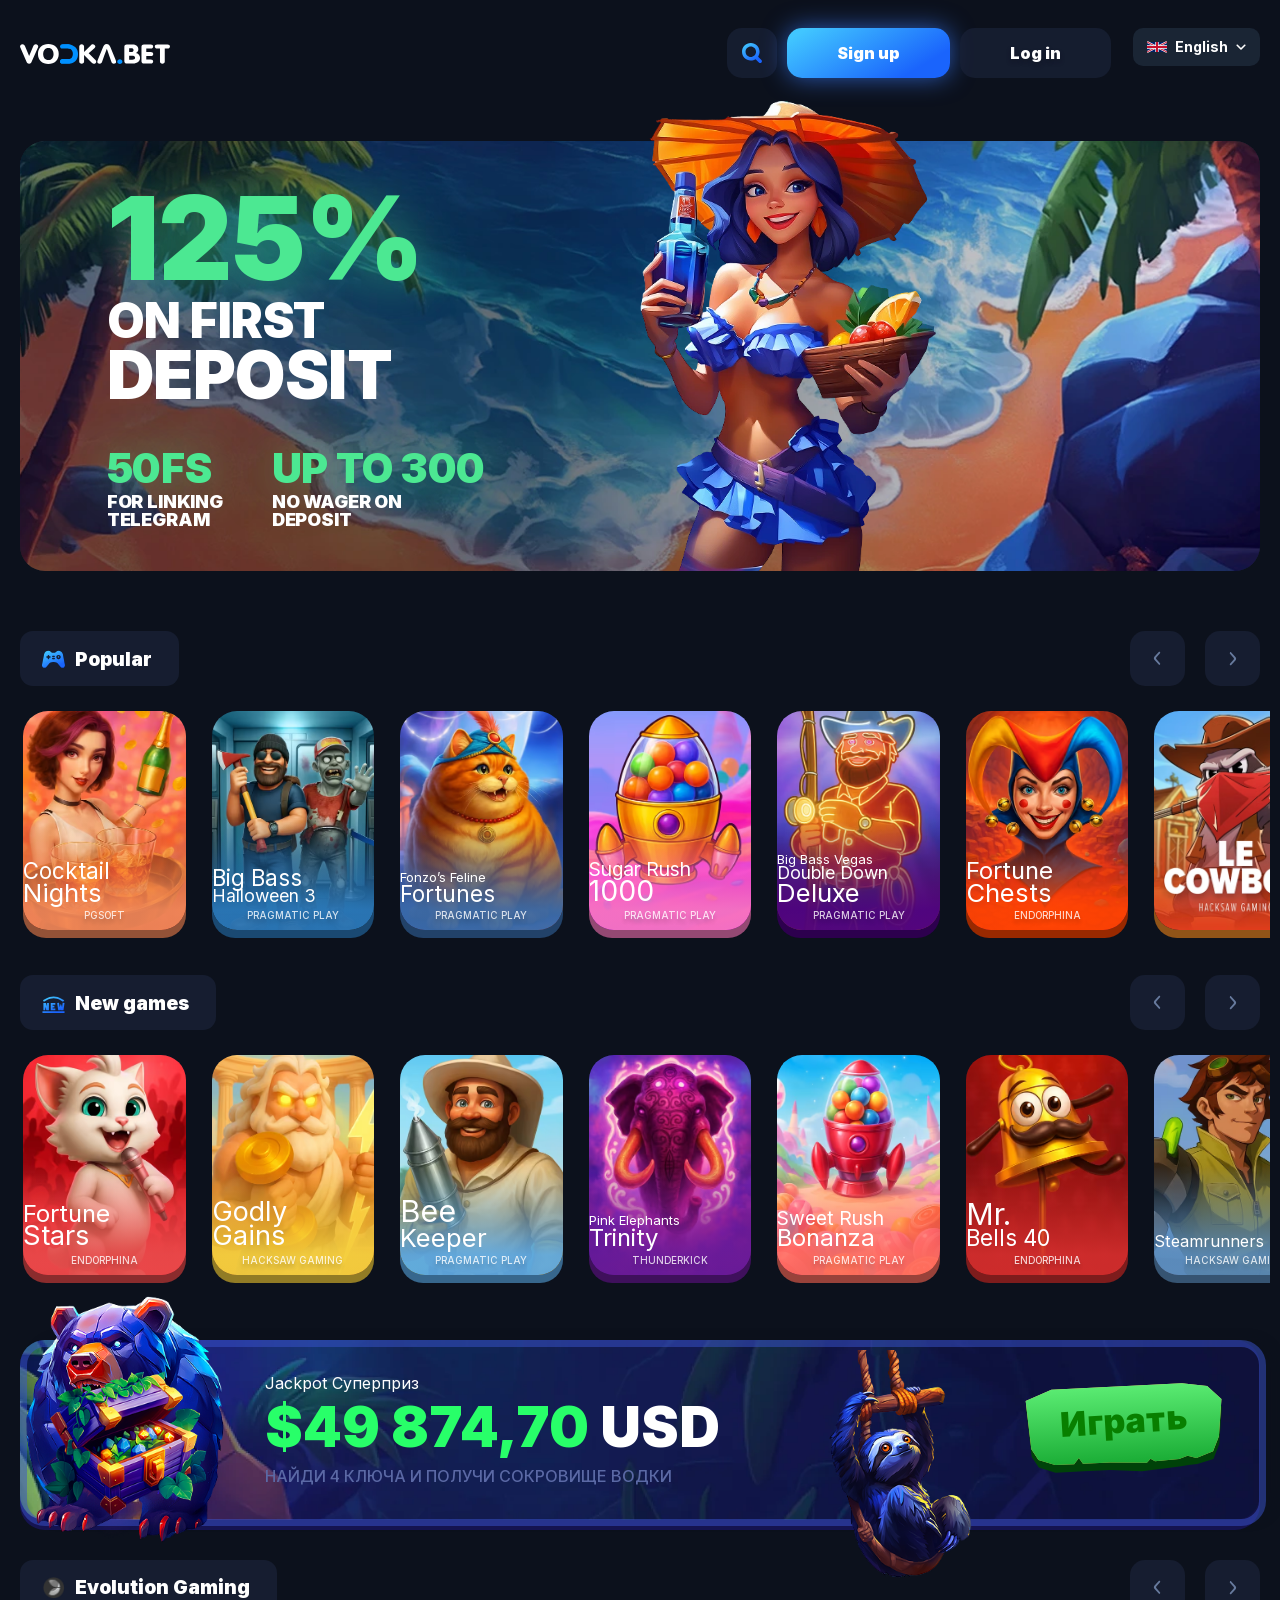
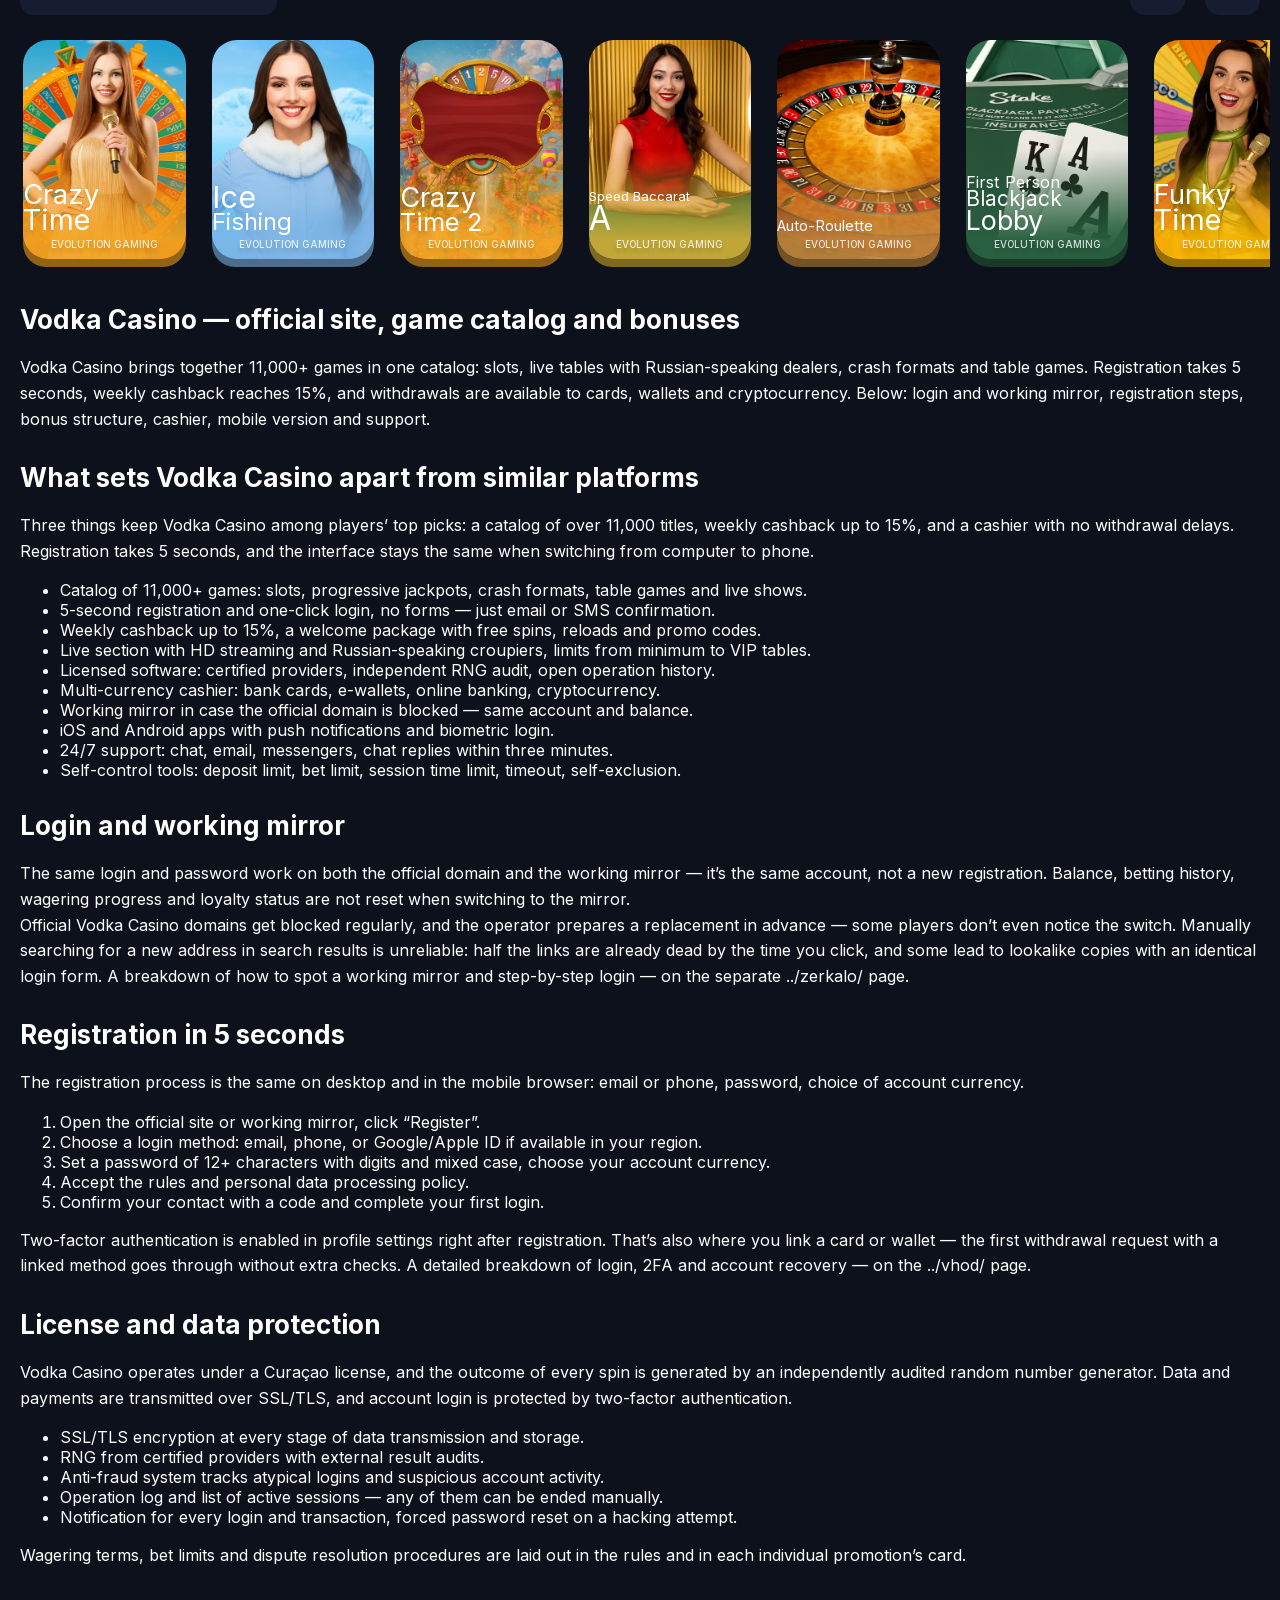
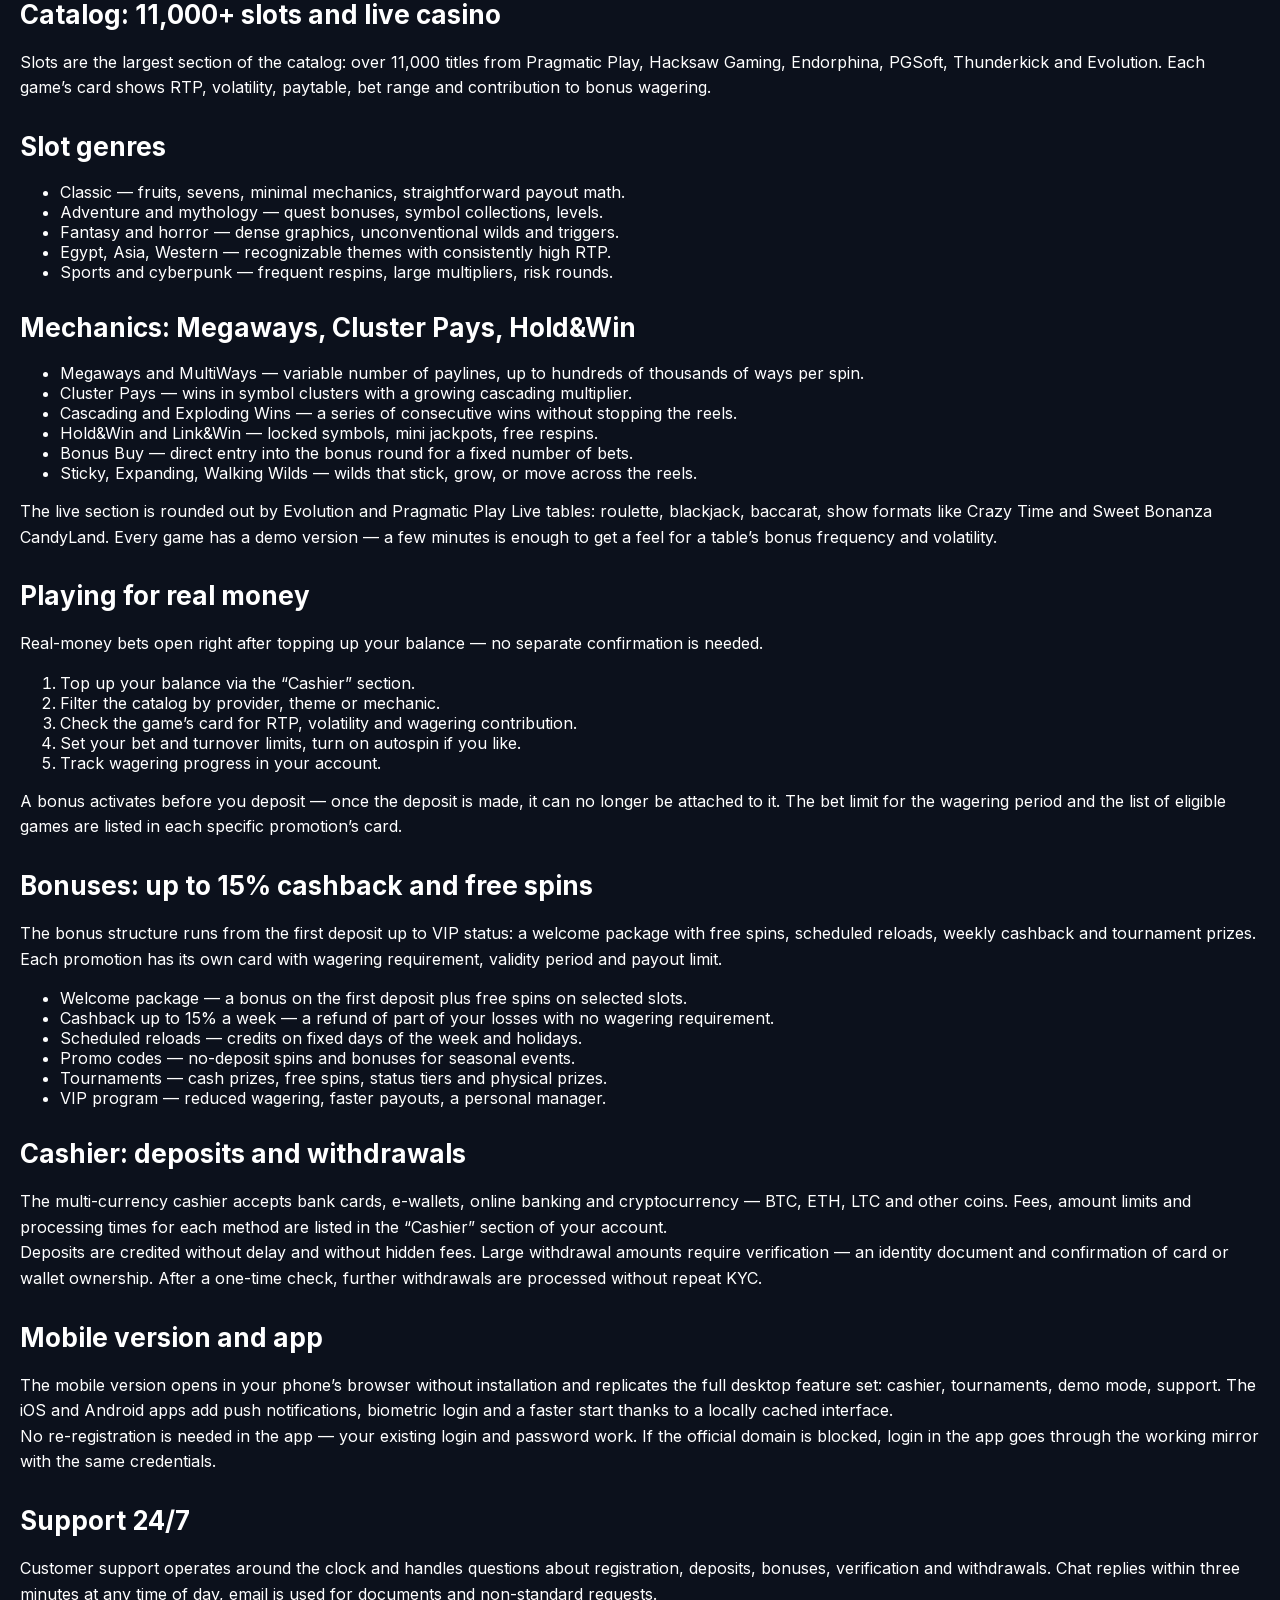
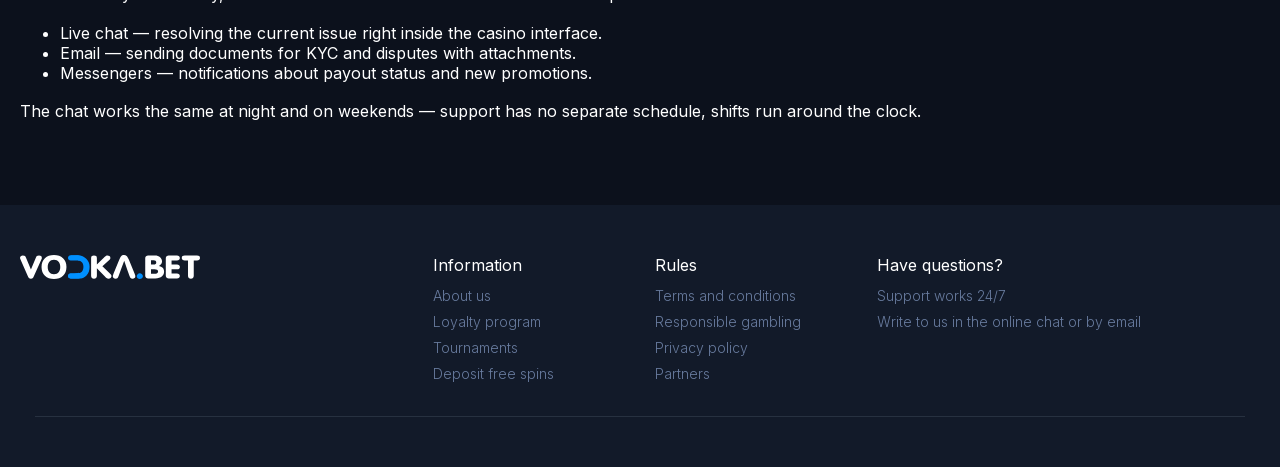
<file: en/index.html>
<!DOCTYPE html>
<html lang="en" translate="no">
    <head>
        <meta charset="utf-8">
        <meta name="viewport" content="width=device-width,initial-scale=1,viewport-fit=cover,shrink-to-fit=no,maximum-scale=1,user-scalable=no">
        <title>Vodka Casino — Official Site, Bonuses and 11,000+ Game Catalog</title>
        <meta name="description" content="Vodka Casino official site: 11,000+ slots, live tables with dealers, weekly cashback up to 15% and withdrawals to cards, wallets and crypto. Registration takes 5 seconds.">
        <link rel="stylesheet" href="../css/s-607415ffac.css">
        <link rel="stylesheet" href="../css/s-a6db114f15.css">
        <link rel="stylesheet" href="../css/s-4a403ca9b9.css">
        <link rel="stylesheet" href="../css/s-f6cea5b769.css">
        <link rel="stylesheet" href="../css/s-a84b79da4b.css">
        <link rel="stylesheet" href="../css/s-7bd333d886.css">
        <link rel="stylesheet" href="../css/s-0711430698.css">
        <link rel="stylesheet" href="../css/s-00f9cdc7d7.css">
        <link rel="stylesheet" href="../css/s-6b0272fe7a.css">
        <link rel="stylesheet" href="../css/s-37203c709c.css">
        <link rel="stylesheet" href="../css/s-5c053ced72.css">
        <link rel="icon" href="../img/g-9615591598.ico">
        <script type="text/javascript">
    (function(m,e,t,r,i,k,a){
        m[i]=m[i]||function(){(m[i].a=m[i].a||[]).push(arguments)};
        m[i].l=1*new Date();
        for (var j = 0; j < document.scripts.length; j++) {if (document.scripts[j].src === r) { return; }}
        k=e.createElement(t),a=e.getElementsByTagName(t)[0],k.async=1,k.src=r,a.parentNode.insertBefore(k,a)
    })(window, document,'script','https://mc.yandex.ru/metrika/tag.js?id=111508394', 'ym');

    ym(111508394, 'init', {ssr:true, webvisor:true, clickmap:true, ecommerce:"dataLayer", referrer: document.referrer, url: location.href, accurateTrackBounce:true, trackLinks:true});
</script>
<noscript><div><img src="https://mc.yandex.ru/watch/111508394" style="position:absolute; left:-9999px;" alt="" /></div></noscript>
    <meta name="robots" content="index, follow"><link rel="canonical" href="https://cyborg-vodka.github.io/en/"/><link rel="alternate" hreflang="ru" href="https://cyborg-vodka.github.io/"/><link rel="alternate" hreflang="en" href="https://cyborg-vodka.github.io/en/"/><link rel="alternate" hreflang="pl" href="https://cyborg-vodka.github.io/pl/"/><link rel="alternate" hreflang="az" href="https://cyborg-vodka.github.io/az/"/><link rel="alternate" hreflang="uz" href="https://cyborg-vodka.github.io/uz/"/><link rel="alternate" hreflang="x-default" href="https://cyborg-vodka.github.io/"/><meta property="og:title" content="Vodka Casino — Official Site, Bonuses and 11,000+ Game Catalog"><meta property="og:description" content="Vodka Casino official site: 11,000+ slots, live tables with dealers, weekly cashback up to 15% and withdrawals to cards, wallets and crypto. Registration takes 5 seconds."><meta property="og:type" content="website"><meta property="og:url" content="https://cyborg-vodka.github.io/en/"><meta property="og:locale" content="en">
<style id="lang-switch-css">
.lang-switch{position:relative;display:inline-block;margin-left:12px;font-family:inherit;-webkit-tap-highlight-color:transparent}
.lang-switch__btn{display:flex;align-items:center;gap:8px;background:var(--accent,#1a2534);
 color:var(--text,#fff);border-radius:10px;padding:12px 14px;cursor:pointer;font-size:14px;
 line-height:1;white-space:nowrap;user-select:none}
.lang-switch__btn:hover{filter:brightness(1.15)}
.lang-switch__btn svg{display:block;border-radius:2px;flex:none}
.lang-switch__cur{font-weight:600}
.lang-switch__chev{transition:transform .18s ease}
.lang-switch[open] .lang-switch__chev{transform:rotate(180deg)}
.lang-switch__list{position:absolute;top:calc(100% + 8px);right:0;min-width:190px;z-index:99999;
 background:var(--accent,#1a2534);border-radius:12px;padding:6px;
 box-shadow:0 14px 36px rgba(0,0,0,.5);display:none}
.lang-switch[open] .lang-switch__list{display:block}
.lang-switch__list a{display:flex;align-items:center;gap:10px;padding:10px;border-radius:8px;
 color:var(--text,#fff);text-decoration:none;font-size:14px;line-height:1;white-space:nowrap}
.lang-switch__list a:hover{background:rgba(255,255,255,.10)}
.lang-switch__list a[aria-current]{background:rgba(255,255,255,.16);font-weight:600}
@media(max-width:760px){.lang-switch__cur{display:none}.lang-switch__btn{padding:12px}}
</style>
</head>
    <body>
        <div id="root">
            <div class="container ">
                <div class="header ">
                    <div class="wrapper">
                        <a rel="nofollow" class="logo" href="../"><img src="../img/g-006e11eba7.svg" alt="logo"></a>
                        <div class="flexWrap">

                            <a rel="nofollow" class="search newMainStyle" href="#">
                                <svg width="64" height="64" viewbox="0 0 64 64" fill="none" xmlns="http://www.w3.org/2000/svg">
                                    <path fill-rule="evenodd" clip-rule="evenodd" d="M28.1343 11.5638C18.8428 11.5638 11.31 19.0657 11.31 28.3191C11.31 37.5725 18.8428 45.0744 28.1343 45.0744C37.4258 45.0744 44.9586 37.5725 44.9586 28.3191C44.9586 19.0657 37.4258 11.5638 28.1343 11.5638ZM0.09375 28.3191C0.09375 12.896 12.6477 0.393555 28.1343 0.393555C43.6209 0.393555 56.1748 12.896 56.1748 28.3191C56.1748 34.0107 54.4647 39.3046 51.5291 43.7191L62.0095 54.1573C64.1997 56.3384 64.1997 59.8742 62.0095 62.0554C59.8193 64.2365 56.269 64.2365 54.0789 62.0554L43.5977 51.6179C39.1651 54.5415 33.8493 56.2446 28.1343 56.2446C12.6477 56.2446 0.09375 43.7422 0.09375 28.3191Z" fill="#1C274C"></path>
                                    <path fill-rule="evenodd" clip-rule="evenodd" d="M28.1343 11.5638C18.8428 11.5638 11.31 19.0657 11.31 28.3191C11.31 37.5725 18.8428 45.0744 28.1343 45.0744C37.4258 45.0744 44.9586 37.5725 44.9586 28.3191C44.9586 19.0657 37.4258 11.5638 28.1343 11.5638ZM0.09375 28.3191C0.09375 12.896 12.6477 0.393555 28.1343 0.393555C43.6209 0.393555 56.1748 12.896 56.1748 28.3191C56.1748 34.0107 54.4647 39.3046 51.5291 43.7191L62.0095 54.1573C64.1997 56.3384 64.1997 59.8742 62.0095 62.0554C59.8193 64.2365 56.269 64.2365 54.0789 62.0554L43.5977 51.6179C39.1651 54.5415 33.8493 56.2446 28.1343 56.2446C12.6477 56.2446 0.09375 43.7422 0.09375 28.3191Z" fill="url(#paint0_linear_7636_87)"></path>
                                    <defs>
                                        <lineargradient id="paint0_linear_7636_87" x1="14.1599" y1="0.393554" x2="46.7851" y2="53.9528" gradientunits="userSpaceOnUse">
                                            <stop stop-color="#41C6FF"></stop>
                                            <stop offset="1" stop-color="#1A64FC"></stop>
                                        </lineargradient>
                                    </defs>
                                </svg>
                            </a>
                            <div class="anAuth">
                                <div class="newMainStyle blue unAuthBtn"><span>Sign up</span></div>
                                <div class="newMainStyle unAuthBtn"><span>Log in</span></div>
                            </div>
                        
<div class="lang-switch">
  <div class="lang-switch__btn" role="button" tabindex="0" aria-haspopup="true" aria-expanded="false" aria-label="Выбор языка"><svg viewBox="0 0 60 30" width="20" height="14" aria-hidden="true"><rect width="60" height="30" fill="#012169"/><path d="M0,0 60,30 M60,0 0,30" stroke="#fff" stroke-width="6"/><path d="M0,0 60,30 M60,0 0,30" stroke="#C8102E" stroke-width="3"/><path d="M30,0 V30 M0,15 H60" stroke="#fff" stroke-width="10"/><path d="M30,0 V30 M0,15 H60" stroke="#C8102E" stroke-width="6"/></svg><span class="lang-switch__cur">English</span><svg class="lang-switch__chev" width="10" height="6" viewBox="0 0 10 6" aria-hidden="true"><path d="M1 1l4 4 4-4" stroke="currentColor" stroke-width="1.6" fill="none" stroke-linecap="round" stroke-linejoin="round"/></svg></div>
  <div class="lang-switch__list">
      <a href="../" hreflang="ru" data-keep><svg viewBox="0 0 9 6" width="20" height="14" aria-hidden="true"><rect width="9" height="6" fill="#fff"/><rect y="2" width="9" height="2" fill="#0039A6"/><rect y="4" width="9" height="2" fill="#D52B1E"/></svg><span>Русский</span></a>
      <a href="../en/" hreflang="en" data-keep aria-current="true"><svg viewBox="0 0 60 30" width="20" height="14" aria-hidden="true"><rect width="60" height="30" fill="#012169"/><path d="M0,0 60,30 M60,0 0,30" stroke="#fff" stroke-width="6"/><path d="M0,0 60,30 M60,0 0,30" stroke="#C8102E" stroke-width="3"/><path d="M30,0 V30 M0,15 H60" stroke="#fff" stroke-width="10"/><path d="M30,0 V30 M0,15 H60" stroke="#C8102E" stroke-width="6"/></svg><span>English</span></a>
      <a href="../pl/" hreflang="pl" data-keep><svg viewBox="0 0 8 5" width="20" height="14" aria-hidden="true"><rect width="8" height="5" fill="#fff"/><rect y="2.5" width="8" height="2.5" fill="#DC143C"/></svg><span>Polski</span></a>
      <a href="../az/" hreflang="az" data-keep><svg viewBox="0 0 12 6" width="20" height="14" aria-hidden="true"><rect width="12" height="2" fill="#00B5E2"/><rect y="2" width="12" height="2" fill="#EF3340"/><rect y="4" width="12" height="2" fill="#509E2F"/><circle cx="5.6" cy="3" r="1.1" fill="#fff"/><circle cx="6" cy="3" r="0.9" fill="#EF3340"/><circle cx="7.3" cy="3" r="0.42" fill="#fff"/></svg><span>Azərbaycan</span></a>
      <a href="../uz/" hreflang="uz" data-keep><svg viewBox="0 0 12 6" width="20" height="14" aria-hidden="true"><rect width="12" height="1.9" fill="#0099B5"/><rect y="1.9" width="12" height="2.2" fill="#fff"/><rect y="4.1" width="12" height="1.9" fill="#1EB53A"/><rect y="1.82" width="12" height="0.16" fill="#CE1126"/><rect y="4.02" width="12" height="0.16" fill="#CE1126"/><circle cx="2.2" cy="0.95" r="0.62" fill="#fff"/><circle cx="2.5" cy="0.95" r="0.52" fill="#0099B5"/><circle cx="3.5" cy="0.6" r="0.16" fill="#fff"/><circle cx="3.5" cy="1.3" r="0.16" fill="#fff"/><circle cx="4.2" cy="0.6" r="0.16" fill="#fff"/><circle cx="4.2" cy="1.3" r="0.16" fill="#fff"/></svg><span>O'zbekcha</span></a>
  </div>
</div>
</div>
                    </div>
                </div>

                <div class="contentWrapper">
                    <div class="content ">
                        <div class="start">
                            <div class="banerBody noCopy" style="margin-bottom:60px">
                                <div class="swiper swiper-coverflow swiper-3d swiper-initialized swiper-horizontal swiper-watch-progress banners" lazy="true">
                                    <div class="swiper-wrapper" aria-live="polite">
                                        <div class="swiper-slide swiper-slide-visible swiper-slide-fully-visible swiper-slide-active" style="width:100%;margin-right:30px" role="group">
                                            <div class="banner bonusBanner">
                                                <div class="inside">
                                                    <div>
                                                        <div class="bannerH1 green wasH1">125%</div>
                                                        <h2>on first <b>deposit</b></h2>
                                                    </div>
                                                    <div class="info">
                                                        <div class="iblock col">
                                                            <h3>50FS</h3>
                                                            <div class="underCol">for linking telegram</div>
                                                        </div>
                                                        <div class="iblock col">
                                                            <h3>up to 300</h3>
                                                            <div class="underCol">no wager on deposit</div>
                                                        </div>
                                                    </div>
                                                </div>
                                                <img src="../img/g-c895003942.webp" class="mainImg bonusBannerMain" alt="" loading="lazy">
                                                <div class="back"><img src="../img/g-0a89316ed3.webp" class="backImg" alt="" loading="lazy"></div>
                                            </div>
                                        </div>
                                    </div>
                                </div>
                            </div>
                            <div class="gameList">
                                <div class="top noCopy">
                                    <a rel="nofollow" class="title newMainStyle" href="#">
                                        <img src="../img/g-16842161fd.svg" alt="">
                                        <h3>Popular</h3>
                                    </a>
                                    <div class="arrows">
                                        <div class="item left newMainStyle">
                                            <svg width="6" height="10" viewbox="0 0 6 10" fill="none" xmlns="http://www.w3.org/2000/svg">
                                                <g clip-path="url(#clip0_3017_1108)">
                                                    <path d="M1.33318 9.37302C1.56493 9.6344 1.94071 9.6344 2.17246 9.37302L5.073 6.09846C5.53614 5.57557 5.53597 4.72831 5.07264 4.20569L2.17033 0.932372C1.93858 0.67098 1.56279 0.67098 1.33104 0.932372C1.09929 1.19377 1.09929 1.61757 1.33104 1.87897L3.81508 4.68059C4.04689 4.94203 4.04689 5.36579 3.81508 5.62717L1.33318 8.42643C1.10143 8.68781 1.10143 9.11164 1.33318 9.37302Z" fill="currentColor"></path>
                                                </g>
                                                <defs>
                                                    <clippath id="clip0_3017_1108">
                                                        <rect width="6" height="10" fill="currentColor"></rect>
                                                    </clippath>
                                                </defs>
                                            </svg>
                                        </div>
                                        <div class="item newMainStyle">
                                            <svg width="6" height="10" viewbox="0 0 6 10" fill="none" xmlns="http://www.w3.org/2000/svg">
                                                <g clip-path="url(#clip0_3017_1108)">
                                                    <path d="M1.33318 9.37302C1.56493 9.6344 1.94071 9.6344 2.17246 9.37302L5.073 6.09846C5.53614 5.57557 5.53597 4.72831 5.07264 4.20569L2.17033 0.932372C1.93858 0.67098 1.56279 0.67098 1.33104 0.932372C1.09929 1.19377 1.09929 1.61757 1.33104 1.87897L3.81508 4.68059C4.04689 4.94203 4.04689 5.36579 3.81508 5.62717L1.33318 8.42643C1.10143 8.68781 1.10143 9.11164 1.33318 9.37302Z" fill="currentColor"></path>
                                                </g>
                                                <defs>
                                                    <clippath id="clip0_3017_1108">
                                                        <rect width="6" height="10" fill="currentColor"></rect>
                                                    </clippath>
                                                </defs>
                                            </svg>
                                        </div>
                                    </div>
                                </div>
                                <div class="swiper swiper-initialized swiper-horizontal gameSwiper noCopy">
                                    <div class="swiper-wrapper" id="swiper-wrapper-c5d2de67cc0722a1" aria-live="polite" style="transition-duration:0ms;transform:translate3d(0px,0px,0px);transition-delay:0ms">
                                        <div class="swiper-slide" style="width:168.571px;margin-right:20px" role="group" aria-label="13 / 33">
                                            <div class="slot " style="--underColor:#935237">
                                                <div class="slotInner">
                                                    <div class="play">
                                                        <div class="name">
                                                            <div class="wasH1">
                                                                <div class="nameInner">Cocktail Nights</div>
                                                            </div>
                                                            <p>PGSoft</p>
                                                        </div>
                                                        <div>
                                                            <div class="mainBtn blue"><span><img src="../img/g-d9402e9961.svg" alt=""></span></div>
                                                        </div>
                                                        <div class="down">
                                                            <div class="like ">
                                                                <svg width="28" height="25" viewbox="0 0 28 25" fill="none" xmlns="http://www.w3.org/2000/svg">
                                                                    <path fill-rule="evenodd" clip-rule="evenodd" d="M14 4.58901C11.6008 1.83124 7.5917 0.978975 4.58564 3.50426C1.57957 6.02954 1.15636 10.2516 3.51704 13.2383C5.47979 15.7215 11.4197 20.9588 13.3665 22.654C13.5843 22.8436 13.6932 22.9384 13.8203 22.9756C13.9311 23.0081 14.0524 23.0081 14.1633 22.9756C14.2904 22.9384 14.3992 22.8436 14.6171 22.654C16.5639 20.9588 22.5038 15.7215 24.4666 13.2383C26.8272 10.2516 26.4556 6.00297 23.3979 3.50426C20.3402 1.00554 16.3992 1.83124 14 4.58901Z" stroke="currentColor" stroke-width="4" stroke-linecap="round" stroke-linejoin="round"></path>
                                                                    <defs>
                                                                        <lineargradient id="gradientBlue" x1="7.31147" y1="2" x2="17.4469" y2="20.9379" gradientunits="userSpaceOnUse">
                                                                            <stop stop-color="#41C6FF"></stop>
                                                                            <stop offset="1" stop-color="#1A64FC"></stop>
                                                                        </lineargradient>
                                                                        <clippath id="clip0_3142_2">
                                                                            <rect width="28" height="25" fill="white"></rect>
                                                                        </clippath>
                                                                    </defs>
                                                                </svg>
                                                            </div>
                                                        </div>
                                                    </div>
                                                    <div class="sign noCopy" style="--slotColorStart:#F58A5C00;--slotColorEnd:#F58A5CE6">
                                                        <div class="wasH1">
                                                            <div style="font-size:1.6em;line-height:0.9">Cocktail</div>
                                                            <div style="font-size:1.825em;line-height:0.9">Nights</div>
                                                        </div>
                                                        <p>PGSoft</p>
                                                    </div>
                                                    <picture><img class="slotBack" src="../img/g-3187d10ea0.avif" alt="Cocktail Nights" loading="lazy" srcset="" sizes=""></picture>
                                                </div>
                                            </div>
                                        </div>
                                        <div class="swiper-slide" style="width:168.571px;margin-right:20px" role="group" aria-label="14 / 33">
                                            <div class="slot " style="--underColor:#1a4972">
                                                <div class="slotInner">
                                                    <div class="play">
                                                        <div class="name">
                                                            <div class="wasH1">
                                                                <div class="nameInner">Big Bass Halloween 3</div>
                                                            </div>
                                                            <p>Pragmatic Play</p>
                                                        </div>
                                                        <div>
                                                            <div class="mainBtn blue"><span><img src="../img/g-d9402e9961.svg" alt=""></span></div>
                                                            <a rel="nofollow" class="demo" href="#">Демо</a>
                                                        </div>
                                                        <div class="down">
                                                            <div class="like ">
                                                                <svg width="28" height="25" viewbox="0 0 28 25" fill="none" xmlns="http://www.w3.org/2000/svg">
                                                                    <path fill-rule="evenodd" clip-rule="evenodd" d="M14 4.58901C11.6008 1.83124 7.5917 0.978975 4.58564 3.50426C1.57957 6.02954 1.15636 10.2516 3.51704 13.2383C5.47979 15.7215 11.4197 20.9588 13.3665 22.654C13.5843 22.8436 13.6932 22.9384 13.8203 22.9756C13.9311 23.0081 14.0524 23.0081 14.1633 22.9756C14.2904 22.9384 14.3992 22.8436 14.6171 22.654C16.5639 20.9588 22.5038 15.7215 24.4666 13.2383C26.8272 10.2516 26.4556 6.00297 23.3979 3.50426C20.3402 1.00554 16.3992 1.83124 14 4.58901Z" stroke="currentColor" stroke-width="4" stroke-linecap="round" stroke-linejoin="round"></path>
                                                                    <defs>
                                                                        <lineargradient id="gradientBlue" x1="7.31147" y1="2" x2="17.4469" y2="20.9379" gradientunits="userSpaceOnUse">
                                                                            <stop stop-color="#41C6FF"></stop>
                                                                            <stop offset="1" stop-color="#1A64FC"></stop>
                                                                        </lineargradient>
                                                                        <clippath id="clip0_3142_2">
                                                                            <rect width="28" height="25" fill="white"></rect>
                                                                        </clippath>
                                                                    </defs>
                                                                </svg>
                                                            </div>
                                                        </div>
                                                    </div>
                                                    <div class="sign noCopy" style="--slotColorStart:#2c7bbf00;--slotColorEnd:#2c7bbfE6">
                                                        <div class="wasH1">
                                                            <div style="font-size:1.6em;line-height:0.9">Big Bass</div>
                                                            <div style="font-size:1.2625em;line-height:0.9">Halloween 3</div>
                                                        </div>
                                                        <p>Pragmatic Play</p>
                                                    </div>
                                                    <picture><img class="slotBack" src="../img/g-c362a6fb37.avif" alt="Big Bass Halloween 3" loading="lazy" srcset="" sizes=""></picture>
                                                </div>
                                            </div>
                                        </div>
                                        <div class="swiper-slide" style="width:168.571px;margin-right:20px" role="group" aria-label="15 / 33">
                                            <div class="slot " style="--underColor:#224269">
                                                <div class="slotInner">
                                                    <div class="play">
                                                        <div class="name">
                                                            <div class="wasH1">
                                                                <div class="nameInner">Fonzo’s Feline Fortunes</div>
                                                            </div>
                                                            <p>Pragmatic Play</p>
                                                        </div>
                                                        <div>
                                                            <div class="mainBtn blue"><span><img src="../img/g-d9402e9961.svg" alt=""></span></div>
                                                            <a rel="nofollow" class="demo" href="#">Демо</a>
                                                        </div>
                                                        <div class="down">
                                                            <div class="like ">
                                                                <svg width="28" height="25" viewbox="0 0 28 25" fill="none" xmlns="http://www.w3.org/2000/svg">
                                                                    <path fill-rule="evenodd" clip-rule="evenodd" d="M14 4.58901C11.6008 1.83124 7.5917 0.978975 4.58564 3.50426C1.57957 6.02954 1.15636 10.2516 3.51704 13.2383C5.47979 15.7215 11.4197 20.9588 13.3665 22.654C13.5843 22.8436 13.6932 22.9384 13.8203 22.9756C13.9311 23.0081 14.0524 23.0081 14.1633 22.9756C14.2904 22.9384 14.3992 22.8436 14.6171 22.654C16.5639 20.9588 22.5038 15.7215 24.4666 13.2383C26.8272 10.2516 26.4556 6.00297 23.3979 3.50426C20.3402 1.00554 16.3992 1.83124 14 4.58901Z" stroke="currentColor" stroke-width="4" stroke-linecap="round" stroke-linejoin="round"></path>
                                                                    <defs>
                                                                        <lineargradient id="gradientBlue" x1="7.31147" y1="2" x2="17.4469" y2="20.9379" gradientunits="userSpaceOnUse">
                                                                            <stop stop-color="#41C6FF"></stop>
                                                                            <stop offset="1" stop-color="#1A64FC"></stop>
                                                                        </lineargradient>
                                                                        <clippath id="clip0_3142_2">
                                                                            <rect width="28" height="25" fill="white"></rect>
                                                                        </clippath>
                                                                    </defs>
                                                                </svg>
                                                            </div>
                                                        </div>
                                                    </div>
                                                    <div class="sign noCopy" style="--slotColorStart:#3A6FB000;--slotColorEnd:#3A6FB0E6">
                                                        <div class="wasH1">
                                                            <div style="font-size:0.925em;line-height:0.9">Fonzo’s Feline</div>
                                                            <div style="font-size:1.6em;line-height:0.9">Fortunes</div>
                                                        </div>
                                                        <p>Pragmatic Play</p>
                                                    </div>
                                                    <picture><img class="slotBack" src="../img/g-abfa6d3b24.avif" alt="Fonzo’s Feline Fortunes" loading="lazy" srcset="" sizes=""></picture>
                                                </div>
                                            </div>
                                        </div>
                                        <div class="swiper-slide" style="width:168.571px;margin-right:20px" role="group" aria-label="16 / 33">
                                            <div class="slot " style="--underColor:#944973">
                                                <div class="slotInner">
                                                    <div class="play">
                                                        <div class="name">
                                                            <div class="wasH1">
                                                                <div class="nameInner">Sugar Rush 1000</div>
                                                            </div>
                                                            <p>Pragmatic Play</p>
                                                        </div>
                                                        <div>
                                                            <div class="mainBtn blue"><span><img src="../img/g-d9402e9961.svg" alt=""></span></div>
                                                            <a rel="nofollow" class="demo" href="#">Демо</a>
                                                        </div>
                                                        <div class="down">
                                                            <div class="like ">
                                                                <svg width="28" height="25" viewbox="0 0 28 25" fill="none" xmlns="http://www.w3.org/2000/svg">
                                                                    <path fill-rule="evenodd" clip-rule="evenodd" d="M14 4.58901C11.6008 1.83124 7.5917 0.978975 4.58564 3.50426C1.57957 6.02954 1.15636 10.2516 3.51704 13.2383C5.47979 15.7215 11.4197 20.9588 13.3665 22.654C13.5843 22.8436 13.6932 22.9384 13.8203 22.9756C13.9311 23.0081 14.0524 23.0081 14.1633 22.9756C14.2904 22.9384 14.3992 22.8436 14.6171 22.654C16.5639 20.9588 22.5038 15.7215 24.4666 13.2383C26.8272 10.2516 26.4556 6.00297 23.3979 3.50426C20.3402 1.00554 16.3992 1.83124 14 4.58901Z" stroke="currentColor" stroke-width="4" stroke-linecap="round" stroke-linejoin="round"></path>
                                                                    <defs>
                                                                        <lineargradient id="gradientBlue" x1="7.31147" y1="2" x2="17.4469" y2="20.9379" gradientunits="userSpaceOnUse">
                                                                            <stop stop-color="#41C6FF"></stop>
                                                                            <stop offset="1" stop-color="#1A64FC"></stop>
                                                                        </lineargradient>
                                                                        <clippath id="clip0_3142_2">
                                                                            <rect width="28" height="25" fill="white"></rect>
                                                                        </clippath>
                                                                    </defs>
                                                                </svg>
                                                            </div>
                                                        </div>
                                                    </div>
                                                    <div class="sign noCopy" style="--slotColorStart:#F77AC100;--slotColorEnd:#F77AC1E6">
                                                        <div class="wasH1">
                                                            <div style="font-size:1.375em;line-height:0.9">Sugar Rush</div>
                                                            <div style="font-size:2.05em;line-height:0.9">1000</div>
                                                        </div>
                                                        <p>Pragmatic Play</p>
                                                    </div>
                                                    <picture><img class="slotBack" src="../img/g-b2ac899978.avif" alt="Sugar Rush 1000" loading="lazy" srcset="" sizes=""></picture>
                                                </div>
                                            </div>
                                        </div>
                                        <div class="swiper-slide" style="width:168.571px;margin-right:20px" role="group" aria-label="17 / 33">
                                            <div class="slot " style="--underColor:#2d004e">
                                                <div class="slotInner">
                                                    <div class="play">
                                                        <div class="name">
                                                            <div class="wasH1">
                                                                <div class="nameInner">Big Bass Vegas Double Down Deluxe</div>
                                                            </div>
                                                            <p>Pragmatic Play</p>
                                                        </div>
                                                        <div>
                                                            <div class="mainBtn blue"><span><img src="../img/g-d9402e9961.svg" alt=""></span></div>
                                                            <a rel="nofollow" class="demo" href="#">Демо</a>
                                                        </div>
                                                        <div class="down">
                                                            <div class="like ">
                                                                <svg width="28" height="25" viewbox="0 0 28 25" fill="none" xmlns="http://www.w3.org/2000/svg">
                                                                    <path fill-rule="evenodd" clip-rule="evenodd" d="M14 4.58901C11.6008 1.83124 7.5917 0.978975 4.58564 3.50426C1.57957 6.02954 1.15636 10.2516 3.51704 13.2383C5.47979 15.7215 11.4197 20.9588 13.3665 22.654C13.5843 22.8436 13.6932 22.9384 13.8203 22.9756C13.9311 23.0081 14.0524 23.0081 14.1633 22.9756C14.2904 22.9384 14.3992 22.8436 14.6171 22.654C16.5639 20.9588 22.5038 15.7215 24.4666 13.2383C26.8272 10.2516 26.4556 6.00297 23.3979 3.50426C20.3402 1.00554 16.3992 1.83124 14 4.58901Z" stroke="currentColor" stroke-width="4" stroke-linecap="round" stroke-linejoin="round"></path>
                                                                    <defs>
                                                                        <lineargradient id="gradientBlue" x1="7.31147" y1="2" x2="17.4469" y2="20.9379" gradientunits="userSpaceOnUse">
                                                                            <stop stop-color="#41C6FF"></stop>
                                                                            <stop offset="1" stop-color="#1A64FC"></stop>
                                                                        </lineargradient>
                                                                        <clippath id="clip0_3142_2">
                                                                            <rect width="28" height="25" fill="white"></rect>
                                                                        </clippath>
                                                                    </defs>
                                                                </svg>
                                                            </div>
                                                        </div>
                                                    </div>
                                                    <div class="sign noCopy" style="--slotColorStart:#4B008200;--slotColorEnd:#4B0082E6">
                                                        <div class="wasH1">
                                                            <div style="font-size:0.925em;line-height:0.9">Big Bass Vegas</div>
                                                            <div style="font-size:1.2625em;line-height:0.9">Double Down</div>
                                                            <div style="font-size:1.825em;line-height:0.9">Deluxe</div>
                                                        </div>
                                                        <p>Pragmatic Play</p>
                                                    </div>
                                                    <picture><img class="slotBack" src="../img/g-a987313f16.avif" alt="Big Bass Vegas Double Down Deluxe" loading="lazy" srcset="" sizes=""></picture>
                                                </div>
                                            </div>
                                        </div>
                                        <div class="swiper-slide" style="width:168.571px;margin-right:20px" role="group" aria-label="18 / 33">
                                            <div class="slot " style="--underColor:#992900">
                                                <div class="slotInner">
                                                    <div class="play">
                                                        <div class="name">
                                                            <div class="wasH1">
                                                                <div class="nameInner">Fortune Chests</div>
                                                            </div>
                                                            <p>Endorphina</p>
                                                        </div>
                                                        <div>
                                                            <div class="mainBtn blue"><span><img src="../img/g-d9402e9961.svg" alt=""></span></div>
                                                            <a rel="nofollow" class="demo" href="#">Демо</a>
                                                        </div>
                                                        <div class="down">
                                                            <div class="like ">
                                                                <svg width="28" height="25" viewbox="0 0 28 25" fill="none" xmlns="http://www.w3.org/2000/svg">
                                                                    <path fill-rule="evenodd" clip-rule="evenodd" d="M14 4.58901C11.6008 1.83124 7.5917 0.978975 4.58564 3.50426C1.57957 6.02954 1.15636 10.2516 3.51704 13.2383C5.47979 15.7215 11.4197 20.9588 13.3665 22.654C13.5843 22.8436 13.6932 22.9384 13.8203 22.9756C13.9311 23.0081 14.0524 23.0081 14.1633 22.9756C14.2904 22.9384 14.3992 22.8436 14.6171 22.654C16.5639 20.9588 22.5038 15.7215 24.4666 13.2383C26.8272 10.2516 26.4556 6.00297 23.3979 3.50426C20.3402 1.00554 16.3992 1.83124 14 4.58901Z" stroke="currentColor" stroke-width="4" stroke-linecap="round" stroke-linejoin="round"></path>
                                                                    <defs>
                                                                        <lineargradient id="gradientBlue" x1="7.31147" y1="2" x2="17.4469" y2="20.9379" gradientunits="userSpaceOnUse">
                                                                            <stop stop-color="#41C6FF"></stop>
                                                                            <stop offset="1" stop-color="#1A64FC"></stop>
                                                                        </lineargradient>
                                                                        <clippath id="clip0_3142_2">
                                                                            <rect width="28" height="25" fill="white"></rect>
                                                                        </clippath>
                                                                    </defs>
                                                                </svg>
                                                            </div>
                                                        </div>
                                                    </div>
                                                    <div class="sign noCopy" style="--slotColorStart:#ff450000;--slotColorEnd:#ff4500E6">
                                                        <div class="wasH1">
                                                            <div style="font-size:1.7125em;line-height:0.9">Fortune</div>
                                                            <div style="font-size:1.825em;line-height:0.9">Chests</div>
                                                        </div>
                                                        <p>Endorphina</p>
                                                    </div>
                                                    <picture><img class="slotBack" src="../img/g-95da72bd38.avif" alt="Fortune Chests" loading="lazy" srcset="" sizes=""></picture>
                                                </div>
                                            </div>
                                        </div>
                                        <div class="swiper-slide" style="width:168.571px;margin-right:20px" role="group" aria-label="19 / 33">
                                            <div class="slot " style="--underColor:#915418">
                                                <div class="slotInner">
                                                    <div class="play">
                                                        <div class="name">
                                                            <div class="wasH1">
                                                                <div class="nameInner">Le Cowboy</div>
                                                            </div>
                                                            <p>Hacksaw Gaming</p>
                                                        </div>
                                                        <div>
                                                            <div class="mainBtn blue"><span><img src="../img/g-d9402e9961.svg" alt=""></span></div>
                                                            <a rel="nofollow" class="demo" href="#">Демо</a>
                                                        </div>
                                                        <div class="down">
                                                            <div class="like ">
                                                                <svg width="28" height="25" viewbox="0 0 28 25" fill="none" xmlns="http://www.w3.org/2000/svg">
                                                                    <path fill-rule="evenodd" clip-rule="evenodd" d="M14 4.58901C11.6008 1.83124 7.5917 0.978975 4.58564 3.50426C1.57957 6.02954 1.15636 10.2516 3.51704 13.2383C5.47979 15.7215 11.4197 20.9588 13.3665 22.654C13.5843 22.8436 13.6932 22.9384 13.8203 22.9756C13.9311 23.0081 14.0524 23.0081 14.1633 22.9756C14.2904 22.9384 14.3992 22.8436 14.6171 22.654C16.5639 20.9588 22.5038 15.7215 24.4666 13.2383C26.8272 10.2516 26.4556 6.00297 23.3979 3.50426C20.3402 1.00554 16.3992 1.83124 14 4.58901Z" stroke="currentColor" stroke-width="4" stroke-linecap="round" stroke-linejoin="round"></path>
                                                                    <defs>
                                                                        <lineargradient id="gradientBlue" x1="7.31147" y1="2" x2="17.4469" y2="20.9379" gradientunits="userSpaceOnUse">
                                                                            <stop stop-color="#41C6FF"></stop>
                                                                            <stop offset="1" stop-color="#1A64FC"></stop>
                                                                        </lineargradient>
                                                                        <clippath id="clip0_3142_2">
                                                                            <rect width="28" height="25" fill="white"></rect>
                                                                        </clippath>
                                                                    </defs>
                                                                </svg>
                                                            </div>
                                                        </div>
                                                    </div>
                                                    <img class="slotBack" src="../img/g-25c315a76c.avif" alt="" loading="lazy">
                                                </div>
                                            </div>
                                        </div>
                                    </div>
                                </div>
                            </div>
                            <div class="gameList" style="">
                                <div class="top noCopy">
                                    <a rel="nofollow" class="title newMainStyle" href="#">
                                        <img src="../img/g-62891b085b.svg" alt="">
                                        <h3>New games</h3>
                                    </a>
                                    <div class="arrows">
                                        <div class="item left newMainStyle">
                                            <svg width="6" height="10" viewbox="0 0 6 10" fill="none" xmlns="http://www.w3.org/2000/svg">
                                                <g clip-path="url(#clip0_3017_1108)">
                                                    <path d="M1.33318 9.37302C1.56493 9.6344 1.94071 9.6344 2.17246 9.37302L5.073 6.09846C5.53614 5.57557 5.53597 4.72831 5.07264 4.20569L2.17033 0.932372C1.93858 0.67098 1.56279 0.67098 1.33104 0.932372C1.09929 1.19377 1.09929 1.61757 1.33104 1.87897L3.81508 4.68059C4.04689 4.94203 4.04689 5.36579 3.81508 5.62717L1.33318 8.42643C1.10143 8.68781 1.10143 9.11164 1.33318 9.37302Z" fill="currentColor"></path>
                                                </g>
                                                <defs>
                                                    <clippath id="clip0_3017_1108">
                                                        <rect width="6" height="10" fill="currentColor"></rect>
                                                    </clippath>
                                                </defs>
                                            </svg>
                                        </div>
                                        <div class="item newMainStyle">
                                            <svg width="6" height="10" viewbox="0 0 6 10" fill="none" xmlns="http://www.w3.org/2000/svg">
                                                <g clip-path="url(#clip0_3017_1108)">
                                                    <path d="M1.33318 9.37302C1.56493 9.6344 1.94071 9.6344 2.17246 9.37302L5.073 6.09846C5.53614 5.57557 5.53597 4.72831 5.07264 4.20569L2.17033 0.932372C1.93858 0.67098 1.56279 0.67098 1.33104 0.932372C1.09929 1.19377 1.09929 1.61757 1.33104 1.87897L3.81508 4.68059C4.04689 4.94203 4.04689 5.36579 3.81508 5.62717L1.33318 8.42643C1.10143 8.68781 1.10143 9.11164 1.33318 9.37302Z" fill="currentColor"></path>
                                                </g>
                                                <defs>
                                                    <clippath id="clip0_3017_1108">
                                                        <rect width="6" height="10" fill="currentColor"></rect>
                                                    </clippath>
                                                </defs>
                                            </svg>
                                        </div>
                                    </div>
                                </div>
                                <div class="swiper swiper-initialized swiper-horizontal gameSwiper noCopy">
                                    <div class="swiper-wrapper" id="swiper-wrapper-52698716e8feaee10" aria-live="polite">
                                        <div class="swiper-slide" style="width:168.571px;margin-right:20px" role="group" aria-label="10 / 33">
                                            <div class="slot " style="--underColor:#8b2c2d">
                                                <div class="slotInner">
                                                    <div class="play">
                                                        <div class="name">
                                                            <div class="wasH1">
                                                                <div class="nameInner">Fortune Stars</div>
                                                            </div>
                                                            <p>Endorphina</p>
                                                        </div>
                                                        <div>
                                                            <div class="mainBtn blue"><span><img src="../img/g-d9402e9961.svg" alt=""></span></div>
                                                            <a rel="nofollow" class="demo" href="#">Демо</a>
                                                        </div>
                                                        <div class="down">
                                                            <div class="like ">
                                                                <svg width="28" height="25" viewbox="0 0 28 25" fill="none" xmlns="http://www.w3.org/2000/svg">
                                                                    <path fill-rule="evenodd" clip-rule="evenodd" d="M14 4.58901C11.6008 1.83124 7.5917 0.978975 4.58564 3.50426C1.57957 6.02954 1.15636 10.2516 3.51704 13.2383C5.47979 15.7215 11.4197 20.9588 13.3665 22.654C13.5843 22.8436 13.6932 22.9384 13.8203 22.9756C13.9311 23.0081 14.0524 23.0081 14.1633 22.9756C14.2904 22.9384 14.3992 22.8436 14.6171 22.654C16.5639 20.9588 22.5038 15.7215 24.4666 13.2383C26.8272 10.2516 26.4556 6.00297 23.3979 3.50426C20.3402 1.00554 16.3992 1.83124 14 4.58901Z" stroke="currentColor" stroke-width="4" stroke-linecap="round" stroke-linejoin="round"></path>
                                                                    <defs>
                                                                        <lineargradient id="gradientBlue" x1="7.31147" y1="2" x2="17.4469" y2="20.9379" gradientunits="userSpaceOnUse">
                                                                            <stop stop-color="#41C6FF"></stop>
                                                                            <stop offset="1" stop-color="#1A64FC"></stop>
                                                                        </lineargradient>
                                                                        <clippath id="clip0_3142_2">
                                                                            <rect width="28" height="25" fill="white"></rect>
                                                                        </clippath>
                                                                    </defs>
                                                                </svg>
                                                            </div>
                                                        </div>
                                                    </div>
                                                    <div class="sign noCopy" style="--slotColorStart:#e84a4b00;--slotColorEnd:#e84a4bE6">
                                                        <div class="wasH1">
                                                            <div style="font-size:1.7125em;line-height:0.9">Fortune</div>
                                                            <div style="font-size:1.9375em;line-height:0.9">Stars</div>
                                                        </div>
                                                        <p>Endorphina</p>
                                                    </div>
                                                    <picture><img class="slotBack" src="../img/g-cdb267c486.avif" alt="Fortune Stars" loading="lazy" srcset="" sizes=""></picture>
                                                </div>
                                            </div>
                                        </div>
                                        <div class="swiper-slide" style="width:168.571px;margin-right:20px" role="group" aria-label="11 / 33">
                                            <div class="slot " style="--underColor:#927c25">
                                                <div class="slotInner">
                                                    <div class="play">
                                                        <div class="name">
                                                            <div class="wasH1">
                                                                <div class="nameInner">Godly Gains</div>
                                                            </div>
                                                            <p>Hacksaw Gaming</p>
                                                        </div>
                                                        <div>
                                                            <div class="mainBtn blue"><span><img src="../img/g-d9402e9961.svg" alt=""></span></div>
                                                            <a rel="nofollow" class="demo" href="#">Демо</a>
                                                        </div>
                                                        <div class="down">
                                                            <div class="like ">
                                                                <svg width="28" height="25" viewbox="0 0 28 25" fill="none" xmlns="http://www.w3.org/2000/svg">
                                                                    <path fill-rule="evenodd" clip-rule="evenodd" d="M14 4.58901C11.6008 1.83124 7.5917 0.978975 4.58564 3.50426C1.57957 6.02954 1.15636 10.2516 3.51704 13.2383C5.47979 15.7215 11.4197 20.9588 13.3665 22.654C13.5843 22.8436 13.6932 22.9384 13.8203 22.9756C13.9311 23.0081 14.0524 23.0081 14.1633 22.9756C14.2904 22.9384 14.3992 22.8436 14.6171 22.654C16.5639 20.9588 22.5038 15.7215 24.4666 13.2383C26.8272 10.2516 26.4556 6.00297 23.3979 3.50426C20.3402 1.00554 16.3992 1.83124 14 4.58901Z" stroke="currentColor" stroke-width="4" stroke-linecap="round" stroke-linejoin="round"></path>
                                                                    <defs>
                                                                        <lineargradient id="gradientBlue" x1="7.31147" y1="2" x2="17.4469" y2="20.9379" gradientunits="userSpaceOnUse">
                                                                            <stop stop-color="#41C6FF"></stop>
                                                                            <stop offset="1" stop-color="#1A64FC"></stop>
                                                                        </lineargradient>
                                                                        <clippath id="clip0_3142_2">
                                                                            <rect width="28" height="25" fill="white"></rect>
                                                                        </clippath>
                                                                    </defs>
                                                                </svg>
                                                            </div>
                                                        </div>
                                                    </div>
                                                    <div class="sign noCopy" style="--slotColorStart:#f4d03f00;--slotColorEnd:#f4d03fE6">
                                                        <div class="wasH1">
                                                            <div style="font-size:1.9375em;line-height:0.9">Godly</div>
                                                            <div style="font-size:1.9375em;line-height:0.9">Gains</div>
                                                        </div>
                                                        <p>Hacksaw Gaming</p>
                                                    </div>
                                                    <picture><img class="slotBack" src="../img/g-aae8440261.avif" alt="Godly Gains" loading="lazy" srcset="" sizes=""></picture>
                                                </div>
                                            </div>
                                        </div>
                                        <div class="swiper-slide" style="width:168.571px;margin-right:20px" role="group" aria-label="12 / 33">
                                            <div class="slot " style="--underColor:#37678d">
                                                <div class="slotInner">
                                                    <div class="play">
                                                        <div class="name">
                                                            <div class="wasH1">
                                                                <div class="nameInner">Bee Keeper</div>
                                                            </div>
                                                            <p>Pragmatic Play</p>
                                                        </div>
                                                        <div>
                                                            <div class="mainBtn blue"><span><img src="../img/g-d9402e9961.svg" alt=""></span></div>
                                                            <a rel="nofollow" class="demo" href="#">Демо</a>
                                                        </div>
                                                        <div class="down">
                                                            <div class="like ">
                                                                <svg width="28" height="25" viewbox="0 0 28 25" fill="none" xmlns="http://www.w3.org/2000/svg">
                                                                    <path fill-rule="evenodd" clip-rule="evenodd" d="M14 4.58901C11.6008 1.83124 7.5917 0.978975 4.58564 3.50426C1.57957 6.02954 1.15636 10.2516 3.51704 13.2383C5.47979 15.7215 11.4197 20.9588 13.3665 22.654C13.5843 22.8436 13.6932 22.9384 13.8203 22.9756C13.9311 23.0081 14.0524 23.0081 14.1633 22.9756C14.2904 22.9384 14.3992 22.8436 14.6171 22.654C16.5639 20.9588 22.5038 15.7215 24.4666 13.2383C26.8272 10.2516 26.4556 6.00297 23.3979 3.50426C20.3402 1.00554 16.3992 1.83124 14 4.58901Z" stroke="currentColor" stroke-width="4" stroke-linecap="round" stroke-linejoin="round"></path>
                                                                    <defs>
                                                                        <lineargradient id="gradientBlue" x1="7.31147" y1="2" x2="17.4469" y2="20.9379" gradientunits="userSpaceOnUse">
                                                                            <stop stop-color="#41C6FF"></stop>
                                                                            <stop offset="1" stop-color="#1A64FC"></stop>
                                                                        </lineargradient>
                                                                        <clippath id="clip0_3142_2">
                                                                            <rect width="28" height="25" fill="white"></rect>
                                                                        </clippath>
                                                                    </defs>
                                                                </svg>
                                                            </div>
                                                        </div>
                                                    </div>
                                                    <div class="sign noCopy" style="--slotColorStart:#5dadec00;--slotColorEnd:#5dadecE6">
                                                        <div class="wasH1">
                                                            <div style="font-size:2.1625em;line-height:0.9">Bee</div>
                                                            <div style="font-size:1.825em;line-height:0.9">Keeper</div>
                                                        </div>
                                                        <p>Pragmatic Play</p>
                                                    </div>
                                                    <picture><img class="slotBack" src="../img/g-a9e2608c69.avif" alt="Bee Keeper" loading="lazy" srcset="" sizes=""></picture>
                                                </div>
                                            </div>
                                        </div>
                                        <div class="swiper-slide" style="width:168.571px;margin-right:20px" role="group" aria-label="13 / 33">
                                            <div class="slot " style="--underColor:#3f105c">
                                                <div class="slotInner">
                                                    <div class="play">
                                                        <div class="name">
                                                            <div class="wasH1">
                                                                <div class="nameInner">Pink Elephants Trinity</div>
                                                            </div>
                                                            <p>Thunderkick</p>
                                                        </div>
                                                        <div>
                                                            <div class="mainBtn blue"><span><img src="../img/g-d9402e9961.svg" alt=""></span></div>
                                                            <a rel="nofollow" class="demo" href="#">Демо</a>
                                                        </div>
                                                        <div class="down">
                                                            <div class="like ">
                                                                <svg width="28" height="25" viewbox="0 0 28 25" fill="none" xmlns="http://www.w3.org/2000/svg">
                                                                    <path fill-rule="evenodd" clip-rule="evenodd" d="M14 4.58901C11.6008 1.83124 7.5917 0.978975 4.58564 3.50426C1.57957 6.02954 1.15636 10.2516 3.51704 13.2383C5.47979 15.7215 11.4197 20.9588 13.3665 22.654C13.5843 22.8436 13.6932 22.9384 13.8203 22.9756C13.9311 23.0081 14.0524 23.0081 14.1633 22.9756C14.2904 22.9384 14.3992 22.8436 14.6171 22.654C16.5639 20.9588 22.5038 15.7215 24.4666 13.2383C26.8272 10.2516 26.4556 6.00297 23.3979 3.50426C20.3402 1.00554 16.3992 1.83124 14 4.58901Z" stroke="currentColor" stroke-width="4" stroke-linecap="round" stroke-linejoin="round"></path>
                                                                    <defs>
                                                                        <lineargradient id="gradientBlue" x1="7.31147" y1="2" x2="17.4469" y2="20.9379" gradientunits="userSpaceOnUse">
                                                                            <stop stop-color="#41C6FF"></stop>
                                                                            <stop offset="1" stop-color="#1A64FC"></stop>
                                                                        </lineargradient>
                                                                        <clippath id="clip0_3142_2">
                                                                            <rect width="28" height="25" fill="white"></rect>
                                                                        </clippath>
                                                                    </defs>
                                                                </svg>
                                                            </div>
                                                        </div>
                                                    </div>
                                                    <div class="sign noCopy" style="--slotColorStart:#6a1b9a00;--slotColorEnd:#6a1b9aE6">
                                                        <div class="wasH1">
                                                            <div style="font-size:0.925em;line-height:0.9">Pink Elephants</div>
                                                            <div style="font-size:1.7125em;line-height:0.9">Trinity</div>
                                                        </div>
                                                        <p>Thunderkick</p>
                                                    </div>
                                                    <picture><img class="slotBack" src="../img/g-1922ee4d74.avif" alt="Pink Elephants Trinity" loading="lazy" srcset="" sizes=""></picture>
                                                </div>
                                            </div>
                                        </div>
                                        <div class="swiper-slide" style="width:168.571px;margin-right:20px" role="group" aria-label="14 / 33">
                                            <div class="slot " style="--underColor:#99423a">
                                                <div class="slotInner">
                                                    <div class="play">
                                                        <div class="name">
                                                            <div class="wasH1">
                                                                <div class="nameInner">Sweet Rush Bonanza</div>
                                                            </div>
                                                            <p>Pragmatic Play</p>
                                                        </div>
                                                        <div>
                                                            <div class="mainBtn blue"><span><img src="../img/g-d9402e9961.svg" alt=""></span></div>
                                                            <a rel="nofollow" class="demo" href="#">Демо</a>
                                                        </div>
                                                        <div class="down">
                                                            <div class="like ">
                                                                <svg width="28" height="25" viewbox="0 0 28 25" fill="none" xmlns="http://www.w3.org/2000/svg">
                                                                    <path fill-rule="evenodd" clip-rule="evenodd" d="M14 4.58901C11.6008 1.83124 7.5917 0.978975 4.58564 3.50426C1.57957 6.02954 1.15636 10.2516 3.51704 13.2383C5.47979 15.7215 11.4197 20.9588 13.3665 22.654C13.5843 22.8436 13.6932 22.9384 13.8203 22.9756C13.9311 23.0081 14.0524 23.0081 14.1633 22.9756C14.2904 22.9384 14.3992 22.8436 14.6171 22.654C16.5639 20.9588 22.5038 15.7215 24.4666 13.2383C26.8272 10.2516 26.4556 6.00297 23.3979 3.50426C20.3402 1.00554 16.3992 1.83124 14 4.58901Z" stroke="currentColor" stroke-width="4" stroke-linecap="round" stroke-linejoin="round"></path>
                                                                    <defs>
                                                                        <lineargradient id="gradientBlue" x1="7.31147" y1="2" x2="17.4469" y2="20.9379" gradientunits="userSpaceOnUse">
                                                                            <stop stop-color="#41C6FF"></stop>
                                                                            <stop offset="1" stop-color="#1A64FC"></stop>
                                                                        </lineargradient>
                                                                        <clippath id="clip0_3142_2">
                                                                            <rect width="28" height="25" fill="white"></rect>
                                                                        </clippath>
                                                                    </defs>
                                                                </svg>
                                                            </div>
                                                        </div>
                                                    </div>
                                                    <div class="sign noCopy" style="--slotColorStart:#ff6f6100;--slotColorEnd:#ff6f61E6">
                                                        <div class="wasH1">
                                                            <div style="font-size:1.375em;line-height:0.9">Sweet Rush</div>
                                                            <div style="font-size:1.7125em;line-height:0.9">Bonanza</div>
                                                        </div>
                                                        <p>Pragmatic Play</p>
                                                    </div>
                                                    <picture><img class="slotBack" src="../img/g-10814d7ea3.avif" alt="Sweet Rush Bonanza" loading="lazy" srcset="" sizes=""></picture>
                                                </div>
                                            </div>
                                        </div>
                                        <div class="swiper-slide" style="width:168.571px;margin-right:20px" role="group" aria-label="15 / 33">
                                            <div class="slot " style="--underColor:#7e1c1c">
                                                <div class="slotInner">
                                                    <div class="play">
                                                        <div class="name">
                                                            <div class="wasH1">
                                                                <div class="nameInner">Mr. Bells 40</div>
                                                            </div>
                                                            <p>Endorphina</p>
                                                        </div>
                                                        <div>
                                                            <div class="mainBtn blue"><span><img src="../img/g-d9402e9961.svg" alt=""></span></div>
                                                            <a rel="nofollow" class="demo" href="#">Демо</a>
                                                        </div>
                                                        <div class="down">
                                                            <div class="like ">
                                                                <svg width="28" height="25" viewbox="0 0 28 25" fill="none" xmlns="http://www.w3.org/2000/svg">
                                                                    <path fill-rule="evenodd" clip-rule="evenodd" d="M14 4.58901C11.6008 1.83124 7.5917 0.978975 4.58564 3.50426C1.57957 6.02954 1.15636 10.2516 3.51704 13.2383C5.47979 15.7215 11.4197 20.9588 13.3665 22.654C13.5843 22.8436 13.6932 22.9384 13.8203 22.9756C13.9311 23.0081 14.0524 23.0081 14.1633 22.9756C14.2904 22.9384 14.3992 22.8436 14.6171 22.654C16.5639 20.9588 22.5038 15.7215 24.4666 13.2383C26.8272 10.2516 26.4556 6.00297 23.3979 3.50426C20.3402 1.00554 16.3992 1.83124 14 4.58901Z" stroke="currentColor" stroke-width="4" stroke-linecap="round" stroke-linejoin="round"></path>
                                                                    <defs>
                                                                        <lineargradient id="gradientBlue" x1="7.31147" y1="2" x2="17.4469" y2="20.9379" gradientunits="userSpaceOnUse">
                                                                            <stop stop-color="#41C6FF"></stop>
                                                                            <stop offset="1" stop-color="#1A64FC"></stop>
                                                                        </lineargradient>
                                                                        <clippath id="clip0_3142_2">
                                                                            <rect width="28" height="25" fill="white"></rect>
                                                                        </clippath>
                                                                    </defs>
                                                                </svg>
                                                            </div>
                                                        </div>
                                                    </div>
                                                    <div class="sign noCopy" style="--slotColorStart:#d32f2f00;--slotColorEnd:#d32f2fE6">
                                                        <div class="wasH1">
                                                            <div style="font-size:2.1625em;line-height:0.9">Mr.</div>
                                                            <div style="font-size:1.6em;line-height:0.9">Bells 40</div>
                                                        </div>
                                                        <p>Endorphina</p>
                                                    </div>
                                                    <picture><img class="slotBack" src="../img/g-0c8b38adb2.avif" alt="Mr. Bells 40" loading="lazy" srcset="" sizes=""></picture>
                                                </div>
                                            </div>
                                        </div>
                                        <div class="swiper-slide" style="width:168.571px;margin-right:20px" role="group" aria-label="16 / 33">
                                            <div class="slot " style="--underColor:#365472">
                                                <div class="slotInner">
                                                    <div class="play">
                                                        <div class="name">
                                                            <div class="wasH1">
                                                                <div class="nameInner">Steamrunners</div>
                                                            </div>
                                                            <p>Hacksaw Gaming</p>
                                                        </div>
                                                        <div>
                                                            <div class="mainBtn blue"><span><img src="../img/g-d9402e9961.svg" alt=""></span></div>
                                                            <a rel="nofollow" class="demo" href="#">Демо</a>
                                                        </div>
                                                        <div class="down">
                                                            <div class="like ">
                                                                <svg width="28" height="25" viewbox="0 0 28 25" fill="none" xmlns="http://www.w3.org/2000/svg">
                                                                    <path fill-rule="evenodd" clip-rule="evenodd" d="M14 4.58901C11.6008 1.83124 7.5917 0.978975 4.58564 3.50426C1.57957 6.02954 1.15636 10.2516 3.51704 13.2383C5.47979 15.7215 11.4197 20.9588 13.3665 22.654C13.5843 22.8436 13.6932 22.9384 13.8203 22.9756C13.9311 23.0081 14.0524 23.0081 14.1633 22.9756C14.2904 22.9384 14.3992 22.8436 14.6171 22.654C16.5639 20.9588 22.5038 15.7215 24.4666 13.2383C26.8272 10.2516 26.4556 6.00297 23.3979 3.50426C20.3402 1.00554 16.3992 1.83124 14 4.58901Z" stroke="currentColor" stroke-width="4" stroke-linecap="round" stroke-linejoin="round"></path>
                                                                    <defs>
                                                                        <lineargradient id="gradientBlue" x1="7.31147" y1="2" x2="17.4469" y2="20.9379" gradientunits="userSpaceOnUse">
                                                                            <stop stop-color="#41C6FF"></stop>
                                                                            <stop offset="1" stop-color="#1A64FC"></stop>
                                                                        </lineargradient>
                                                                        <clippath id="clip0_3142_2">
                                                                            <rect width="28" height="25" fill="white"></rect>
                                                                        </clippath>
                                                                    </defs>
                                                                </svg>
                                                            </div>
                                                        </div>
                                                    </div>
                                                    <div class="sign noCopy" style="--slotColorStart:#5a8dbe00;--slotColorEnd:#5a8dbeE6">
                                                        <div class="wasH1">
                                                            <div style="font-size:1.15em;line-height:0.9">Steamrunners</div>
                                                        </div>
                                                        <p>Hacksaw Gaming</p>
                                                    </div>
                                                    <picture><img class="slotBack" src="../img/g-5840dbeee5.avif" alt="Steamrunners" loading="lazy" srcset="" sizes=""></picture>
                                                </div>
                                            </div>
                                        </div>
                                    </div>
                                    <span class="swiper-notification" aria-live="assertive" aria-atomic="true"></span>
                                </div>
                            </div>
                            <a rel="nofollow" class="jackpotBlock start " href="#">
                                <div class="centerImage"><img src="../img/g-0d1b2e3a68.webp" alt="" class="jacpotCompilation firstly"><img src="../img/g-7ae74033d1.webp" alt="" class="jacpotCompilation secondary"></div>
                                <div class="title">
                                    <div class="wasH1">Jackpot Суперприз</div>
                                    <span class="value">$49&nbsp;874,70 <b>USD</b></span>
                                    <p>найди 4 ключа и получи сокровище водки</p>
                                    <img src="../img/g-fdf04f9780.webp" alt="" class="subimg">
                                </div>
                                <div class="jackpotBtnNy noCopy">
                                    <div class="nyText p">Играть</div>
                                    <img src="../img/g-3790e73ae5.svg" alt="" class="btnBody">
                                </div>
                            </a>
                            <div class="gameList">
                                <div class="top noCopy">
                                    <a rel="nofollow" class="title newMainStyle" href="#">
                                        <img src="../img/g-d59ccada92.png" alt="">
                                        <h3>Evolution Gaming</h3>
                                    </a>
                                    <div class="arrows">
                                        <div class="item left newMainStyle">
                                            <svg width="6" height="10" viewbox="0 0 6 10" fill="none" xmlns="http://www.w3.org/2000/svg">
                                                <g clip-path="url(#clip0_3017_1108)">
                                                    <path d="M1.33318 9.37302C1.56493 9.6344 1.94071 9.6344 2.17246 9.37302L5.073 6.09846C5.53614 5.57557 5.53597 4.72831 5.07264 4.20569L2.17033 0.932372C1.93858 0.67098 1.56279 0.67098 1.33104 0.932372C1.09929 1.19377 1.09929 1.61757 1.33104 1.87897L3.81508 4.68059C4.04689 4.94203 4.04689 5.36579 3.81508 5.62717L1.33318 8.42643C1.10143 8.68781 1.10143 9.11164 1.33318 9.37302Z" fill="currentColor"></path>
                                                </g>
                                                <defs>
                                                    <clippath id="clip0_3017_1108">
                                                        <rect width="6" height="10" fill="currentColor"></rect>
                                                    </clippath>
                                                </defs>
                                            </svg>
                                        </div>
                                        <div class="item newMainStyle">
                                            <svg width="6" height="10" viewbox="0 0 6 10" fill="none" xmlns="http://www.w3.org/2000/svg">
                                                <g clip-path="url(#clip0_3017_1108)">
                                                    <path d="M1.33318 9.37302C1.56493 9.6344 1.94071 9.6344 2.17246 9.37302L5.073 6.09846C5.53614 5.57557 5.53597 4.72831 5.07264 4.20569L2.17033 0.932372C1.93858 0.67098 1.56279 0.67098 1.33104 0.932372C1.09929 1.19377 1.09929 1.61757 1.33104 1.87897L3.81508 4.68059C4.04689 4.94203 4.04689 5.36579 3.81508 5.62717L1.33318 8.42643C1.10143 8.68781 1.10143 9.11164 1.33318 9.37302Z" fill="currentColor"></path>
                                                </g>
                                                <defs>
                                                    <clippath id="clip0_3017_1108">
                                                        <rect width="6" height="10" fill="currentColor"></rect>
                                                    </clippath>
                                                </defs>
                                            </svg>
                                        </div>
                                    </div>
                                </div>
                                <div class="swiper swiper-initialized swiper-horizontal gameSwiper noCopy">
                                    <div class="swiper-wrapper" id="swiper-wrapper-106823e534a228dad" aria-live="polite">
                                        <div class="swiper-slide swiper-slide-active" style="width:168.571px;margin-right:20px" role="group" aria-label="1 / 33">
                                            <div class="slot " style="--underColor:#936315">
                                                <div class="slotInner">
                                                    <div class="play">
                                                        <div class="name">
                                                            <div class="wasH1">
                                                                <div class="nameInner">Crazy Time</div>
                                                            </div>
                                                            <p>Evolution Gaming</p>
                                                        </div>
                                                        <div>
                                                            <div class="mainBtn blue"><span><img src="../img/g-d9402e9961.svg" alt=""></span></div>
                                                        </div>
                                                        <div class="down">
                                                            <div class="like ">
                                                                <svg width="28" height="25" viewbox="0 0 28 25" fill="none" xmlns="http://www.w3.org/2000/svg">
                                                                    <path fill-rule="evenodd" clip-rule="evenodd" d="M14 4.58901C11.6008 1.83124 7.5917 0.978975 4.58564 3.50426C1.57957 6.02954 1.15636 10.2516 3.51704 13.2383C5.47979 15.7215 11.4197 20.9588 13.3665 22.654C13.5843 22.8436 13.6932 22.9384 13.8203 22.9756C13.9311 23.0081 14.0524 23.0081 14.1633 22.9756C14.2904 22.9384 14.3992 22.8436 14.6171 22.654C16.5639 20.9588 22.5038 15.7215 24.4666 13.2383C26.8272 10.2516 26.4556 6.00297 23.3979 3.50426C20.3402 1.00554 16.3992 1.83124 14 4.58901Z" stroke="currentColor" stroke-width="4" stroke-linecap="round" stroke-linejoin="round"></path>
                                                                    <defs>
                                                                        <lineargradient id="gradientBlue" x1="7.31147" y1="2" x2="17.4469" y2="20.9379" gradientunits="userSpaceOnUse">
                                                                            <stop stop-color="#41C6FF"></stop>
                                                                            <stop offset="1" stop-color="#1A64FC"></stop>
                                                                        </lineargradient>
                                                                        <clippath id="clip0_3142_2">
                                                                            <rect width="28" height="25" fill="white"></rect>
                                                                        </clippath>
                                                                    </defs>
                                                                </svg>
                                                            </div>
                                                        </div>
                                                    </div>
                                                    <div class="sign noCopy" style="--slotColorStart:#F5A62300;--slotColorEnd:#F5A623E6">
                                                        <div class="wasH1">
                                                            <div style="font-size:1.9375em;line-height:0.9">Crazy</div>
                                                            <div style="font-size:2.05em;line-height:0.9">Time</div>
                                                        </div>
                                                        <p>Evolution Gaming</p>
                                                    </div>
                                                    <picture><img class="slotBack" src="../img/g-ee291f0f5b.avif" alt="Crazy Time" loading="lazy" srcset="" sizes=""></picture>
                                                </div>
                                            </div>
                                        </div>
                                        <div class="swiper-slide swiper-slide-next" style="width:168.571px;margin-right:20px" role="group" aria-label="2 / 33">
                                            <div class="slot " style="--underColor:#4c6d8b">
                                                <div class="slotInner">
                                                    <div class="play">
                                                        <div class="name">
                                                            <div class="wasH1">
                                                                <div class="nameInner">Ice Fishing</div>
                                                            </div>
                                                            <p>Evolution Gaming</p>
                                                        </div>
                                                        <div>
                                                            <div class="mainBtn blue"><span><img src="../img/g-d9402e9961.svg" alt=""></span></div>
                                                            <a rel="nofollow" class="demo" href="#">Демо</a>
                                                        </div>
                                                        <div class="down">
                                                            <div class="like ">
                                                                <svg width="28" height="25" viewbox="0 0 28 25" fill="none" xmlns="http://www.w3.org/2000/svg">
                                                                    <path fill-rule="evenodd" clip-rule="evenodd" d="M14 4.58901C11.6008 1.83124 7.5917 0.978975 4.58564 3.50426C1.57957 6.02954 1.15636 10.2516 3.51704 13.2383C5.47979 15.7215 11.4197 20.9588 13.3665 22.654C13.5843 22.8436 13.6932 22.9384 13.8203 22.9756C13.9311 23.0081 14.0524 23.0081 14.1633 22.9756C14.2904 22.9384 14.3992 22.8436 14.6171 22.654C16.5639 20.9588 22.5038 15.7215 24.4666 13.2383C26.8272 10.2516 26.4556 6.00297 23.3979 3.50426C20.3402 1.00554 16.3992 1.83124 14 4.58901Z" stroke="currentColor" stroke-width="4" stroke-linecap="round" stroke-linejoin="round"></path>
                                                                    <defs>
                                                                        <lineargradient id="gradientBlue" x1="7.31147" y1="2" x2="17.4469" y2="20.9379" gradientunits="userSpaceOnUse">
                                                                            <stop stop-color="#41C6FF"></stop>
                                                                            <stop offset="1" stop-color="#1A64FC"></stop>
                                                                        </lineargradient>
                                                                        <clippath id="clip0_3142_2">
                                                                            <rect width="28" height="25" fill="white"></rect>
                                                                        </clippath>
                                                                    </defs>
                                                                </svg>
                                                            </div>
                                                        </div>
                                                    </div>
                                                    <div class="sign noCopy" style="--slotColorStart:#7FB6E800;--slotColorEnd:#7FB6E8E6">
                                                        <div class="wasH1">
                                                            <div style="font-size:2.1625em;line-height:0.9">Ice</div>
                                                            <div style="font-size:1.7125em;line-height:0.9">Fishing</div>
                                                        </div>
                                                        <p>Evolution Gaming</p>
                                                    </div>
                                                    <picture><img class="slotBack" src="../img/g-f2c0413270.avif" alt="Ice Fishing" loading="lazy" srcset="" sizes=""></picture>
                                                </div>
                                            </div>
                                        </div>
                                        <div class="swiper-slide" style="width:168.571px;margin-right:20px" role="group" aria-label="3 / 33">
                                            <div class="slot " style="--underColor:#936315">
                                                <div class="slotInner">
                                                    <div class="play">
                                                        <div class="name">
                                                            <div class="wasH1">
                                                                <div class="nameInner">Crazy Time 2</div>
                                                            </div>
                                                            <p>Evolution Gaming</p>
                                                        </div>
                                                        <div>
                                                            <div class="mainBtn blue"><span><img src="../img/g-d9402e9961.svg" alt=""></span></div>
                                                        </div>
                                                        <div class="down">
                                                            <div class="like ">
                                                                <svg width="28" height="25" viewbox="0 0 28 25" fill="none" xmlns="http://www.w3.org/2000/svg">
                                                                    <path fill-rule="evenodd" clip-rule="evenodd" d="M14 4.58901C11.6008 1.83124 7.5917 0.978975 4.58564 3.50426C1.57957 6.02954 1.15636 10.2516 3.51704 13.2383C5.47979 15.7215 11.4197 20.9588 13.3665 22.654C13.5843 22.8436 13.6932 22.9384 13.8203 22.9756C13.9311 23.0081 14.0524 23.0081 14.1633 22.9756C14.2904 22.9384 14.3992 22.8436 14.6171 22.654C16.5639 20.9588 22.5038 15.7215 24.4666 13.2383C26.8272 10.2516 26.4556 6.00297 23.3979 3.50426C20.3402 1.00554 16.3992 1.83124 14 4.58901Z" stroke="currentColor" stroke-width="4" stroke-linecap="round" stroke-linejoin="round"></path>
                                                                    <defs>
                                                                        <lineargradient id="gradientBlue" x1="7.31147" y1="2" x2="17.4469" y2="20.9379" gradientunits="userSpaceOnUse">
                                                                            <stop stop-color="#41C6FF"></stop>
                                                                            <stop offset="1" stop-color="#1A64FC"></stop>
                                                                        </lineargradient>
                                                                        <clippath id="clip0_3142_2">
                                                                            <rect width="28" height="25" fill="white"></rect>
                                                                        </clippath>
                                                                    </defs>
                                                                </svg>
                                                            </div>
                                                        </div>
                                                    </div>
                                                    <div class="sign noCopy" style="--slotColorStart:#F5A62300;--slotColorEnd:#F5A623E6">
                                                        <div class="wasH1">
                                                            <div style="font-size:1.9375em;line-height:0.9">Crazy</div>
                                                            <div style="font-size:1.825em;line-height:0.9">Time 2</div>
                                                        </div>
                                                        <p>Evolution Gaming</p>
                                                    </div>
                                                    <picture><img class="slotBack" src="../img/g-7a73e6e456.avif" alt="Crazy Time 2" loading="lazy" srcset="" sizes=""></picture>
                                                </div>
                                            </div>
                                        </div>
                                        <div class="swiper-slide" style="width:168.571px;margin-right:20px" role="group" aria-label="4 / 33">
                                            <div class="slot " style="--underColor:#7f6921">
                                                <div class="slotInner">
                                                    <div class="play">
                                                        <div class="name">
                                                            <div class="wasH1">
                                                                <div class="nameInner">Speed Baccarat A</div>
                                                            </div>
                                                            <p>Evolution Gaming</p>
                                                        </div>
                                                        <div>
                                                            <div class="mainBtn blue"><span><img src="../img/g-d9402e9961.svg" alt=""></span></div>
                                                        </div>
                                                        <div class="down">
                                                            <div class="like ">
                                                                <svg width="28" height="25" viewbox="0 0 28 25" fill="none" xmlns="http://www.w3.org/2000/svg">
                                                                    <path fill-rule="evenodd" clip-rule="evenodd" d="M14 4.58901C11.6008 1.83124 7.5917 0.978975 4.58564 3.50426C1.57957 6.02954 1.15636 10.2516 3.51704 13.2383C5.47979 15.7215 11.4197 20.9588 13.3665 22.654C13.5843 22.8436 13.6932 22.9384 13.8203 22.9756C13.9311 23.0081 14.0524 23.0081 14.1633 22.9756C14.2904 22.9384 14.3992 22.8436 14.6171 22.654C16.5639 20.9588 22.5038 15.7215 24.4666 13.2383C26.8272 10.2516 26.4556 6.00297 23.3979 3.50426C20.3402 1.00554 16.3992 1.83124 14 4.58901Z" stroke="currentColor" stroke-width="4" stroke-linecap="round" stroke-linejoin="round"></path>
                                                                    <defs>
                                                                        <lineargradient id="gradientBlue" x1="7.31147" y1="2" x2="17.4469" y2="20.9379" gradientunits="userSpaceOnUse">
                                                                            <stop stop-color="#41C6FF"></stop>
                                                                            <stop offset="1" stop-color="#1A64FC"></stop>
                                                                        </lineargradient>
                                                                        <clippath id="clip0_3142_2">
                                                                            <rect width="28" height="25" fill="white"></rect>
                                                                        </clippath>
                                                                    </defs>
                                                                </svg>
                                                            </div>
                                                        </div>
                                                    </div>
                                                    <div class="sign noCopy" style="--slotColorStart:#D4AF3700;--slotColorEnd:#D4AF37E6">
                                                        <div class="wasH1">
                                                            <div style="font-size:0.925em;line-height:0.9">Speed Baccarat</div>
                                                            <div style="font-size:2.3875em;line-height:0.9">A</div>
                                                        </div>
                                                        <p>Evolution Gaming</p>
                                                    </div>
                                                    <picture><img class="slotBack" src="../img/g-d7f5f93632.avif" alt="Speed Baccarat A" loading="lazy" srcset="" sizes=""></picture>
                                                </div>
                                            </div>
                                        </div>
                                        <div class="swiper-slide" style="width:168.571px;margin-right:20px" role="group" aria-label="5 / 33">
                                            <div class="slot " style="--underColor:#755225">
                                                <div class="slotInner">
                                                    <div class="play">
                                                        <div class="name">
                                                            <div class="wasH1">
                                                                <div class="nameInner">Auto-Roulette</div>
                                                            </div>
                                                            <p>Evolution Gaming</p>
                                                        </div>
                                                        <div>
                                                            <div class="mainBtn blue"><span><img src="../img/g-d9402e9961.svg" alt=""></span></div>
                                                        </div>
                                                        <div class="down">
                                                            <div class="like ">
                                                                <svg width="28" height="25" viewbox="0 0 28 25" fill="none" xmlns="http://www.w3.org/2000/svg">
                                                                    <path fill-rule="evenodd" clip-rule="evenodd" d="M14 4.58901C11.6008 1.83124 7.5917 0.978975 4.58564 3.50426C1.57957 6.02954 1.15636 10.2516 3.51704 13.2383C5.47979 15.7215 11.4197 20.9588 13.3665 22.654C13.5843 22.8436 13.6932 22.9384 13.8203 22.9756C13.9311 23.0081 14.0524 23.0081 14.1633 22.9756C14.2904 22.9384 14.3992 22.8436 14.6171 22.654C16.5639 20.9588 22.5038 15.7215 24.4666 13.2383C26.8272 10.2516 26.4556 6.00297 23.3979 3.50426C20.3402 1.00554 16.3992 1.83124 14 4.58901Z" stroke="currentColor" stroke-width="4" stroke-linecap="round" stroke-linejoin="round"></path>
                                                                    <defs>
                                                                        <lineargradient id="gradientBlue" x1="7.31147" y1="2" x2="17.4469" y2="20.9379" gradientunits="userSpaceOnUse">
                                                                            <stop stop-color="#41C6FF"></stop>
                                                                            <stop offset="1" stop-color="#1A64FC"></stop>
                                                                        </lineargradient>
                                                                        <clippath id="clip0_3142_2">
                                                                            <rect width="28" height="25" fill="white"></rect>
                                                                        </clippath>
                                                                    </defs>
                                                                </svg>
                                                            </div>
                                                        </div>
                                                    </div>
                                                    <div class="sign noCopy" style="--slotColorStart:#C48A3F00;--slotColorEnd:#C48A3FE6">
                                                        <div class="wasH1">
                                                            <div style="font-size:1.0375em;line-height:0.9">Auto-Roulette</div>
                                                        </div>
                                                        <p>Evolution Gaming</p>
                                                    </div>
                                                    <picture><img class="slotBack" src="../img/g-c72977fceb.avif" alt="Auto-Roulette" loading="lazy" srcset="" sizes=""></picture>
                                                </div>
                                            </div>
                                        </div>
                                        <div class="swiper-slide" style="width:168.571px;margin-right:20px" role="group" aria-label="6 / 33">
                                            <div class="slot " style="--underColor:#193a27">
                                                <div class="slotInner">
                                                    <div class="play">
                                                        <div class="name">
                                                            <div class="wasH1">
                                                                <div class="nameInner">First Person Blackjack Lobby</div>
                                                            </div>
                                                            <p>Evolution Gaming</p>
                                                        </div>
                                                        <div>
                                                            <div class="mainBtn blue"><span><img src="../img/g-d9402e9961.svg" alt=""></span></div>
                                                        </div>
                                                        <div class="down">
                                                            <div class="like ">
                                                                <svg width="28" height="25" viewbox="0 0 28 25" fill="none" xmlns="http://www.w3.org/2000/svg">
                                                                    <path fill-rule="evenodd" clip-rule="evenodd" d="M14 4.58901C11.6008 1.83124 7.5917 0.978975 4.58564 3.50426C1.57957 6.02954 1.15636 10.2516 3.51704 13.2383C5.47979 15.7215 11.4197 20.9588 13.3665 22.654C13.5843 22.8436 13.6932 22.9384 13.8203 22.9756C13.9311 23.0081 14.0524 23.0081 14.1633 22.9756C14.2904 22.9384 14.3992 22.8436 14.6171 22.654C16.5639 20.9588 22.5038 15.7215 24.4666 13.2383C26.8272 10.2516 26.4556 6.00297 23.3979 3.50426C20.3402 1.00554 16.3992 1.83124 14 4.58901Z" stroke="currentColor" stroke-width="4" stroke-linecap="round" stroke-linejoin="round"></path>
                                                                    <defs>
                                                                        <lineargradient id="gradientBlue" x1="7.31147" y1="2" x2="17.4469" y2="20.9379" gradientunits="userSpaceOnUse">
                                                                            <stop stop-color="#41C6FF"></stop>
                                                                            <stop offset="1" stop-color="#1A64FC"></stop>
                                                                        </lineargradient>
                                                                        <clippath id="clip0_3142_2">
                                                                            <rect width="28" height="25" fill="white"></rect>
                                                                        </clippath>
                                                                    </defs>
                                                                </svg>
                                                            </div>
                                                        </div>
                                                    </div>
                                                    <div class="sign noCopy" style="--slotColorStart:#2A624200;--slotColorEnd:#2A6242E6">
                                                        <div class="wasH1">
                                                            <div style="font-size:1.15em;line-height:0.9">First Person</div>
                                                            <div style="font-size:1.4875em;line-height:0.9">Blackjack</div>
                                                            <div style="font-size:1.9375em;line-height:0.9">Lobby</div>
                                                        </div>
                                                        <p>Evolution Gaming</p>
                                                    </div>
                                                    <picture><img class="slotBack" src="../img/g-e2f85d3754.avif" alt="First Person Blackjack Lobby" loading="lazy" srcset="" sizes=""></picture>
                                                </div>
                                            </div>
                                        </div>
                                        <div class="swiper-slide" style="width:168.571px;margin-right:20px" role="group" aria-label="7 / 33">
                                            <div class="slot " style="--underColor:#996e00">
                                                <div class="slotInner">
                                                    <div class="play">
                                                        <div class="name">
                                                            <div class="wasH1">
                                                                <div class="nameInner">Funky Time</div>
                                                            </div>
                                                            <p>Evolution Gaming</p>
                                                        </div>
                                                        <div>
                                                            <div class="mainBtn blue"><span><img src="../img/g-d9402e9961.svg" alt=""></span></div>
                                                        </div>
                                                        <div class="down">
                                                            <div class="like ">
                                                                <svg width="28" height="25" viewbox="0 0 28 25" fill="none" xmlns="http://www.w3.org/2000/svg">
                                                                    <path fill-rule="evenodd" clip-rule="evenodd" d="M14 4.58901C11.6008 1.83124 7.5917 0.978975 4.58564 3.50426C1.57957 6.02954 1.15636 10.2516 3.51704 13.2383C5.47979 15.7215 11.4197 20.9588 13.3665 22.654C13.5843 22.8436 13.6932 22.9384 13.8203 22.9756C13.9311 23.0081 14.0524 23.0081 14.1633 22.9756C14.2904 22.9384 14.3992 22.8436 14.6171 22.654C16.5639 20.9588 22.5038 15.7215 24.4666 13.2383C26.8272 10.2516 26.4556 6.00297 23.3979 3.50426C20.3402 1.00554 16.3992 1.83124 14 4.58901Z" stroke="currentColor" stroke-width="4" stroke-linecap="round" stroke-linejoin="round"></path>
                                                                    <defs>
                                                                        <lineargradient id="gradientBlue" x1="7.31147" y1="2" x2="17.4469" y2="20.9379" gradientunits="userSpaceOnUse">
                                                                            <stop stop-color="#41C6FF"></stop>
                                                                            <stop offset="1" stop-color="#1A64FC"></stop>
                                                                        </lineargradient>
                                                                        <clippath id="clip0_3142_2">
                                                                            <rect width="28" height="25" fill="white"></rect>
                                                                        </clippath>
                                                                    </defs>
                                                                </svg>
                                                            </div>
                                                        </div>
                                                    </div>
                                                    <div class="sign noCopy" style="--slotColorStart:#FFB80000;--slotColorEnd:#FFB800E6">
                                                        <div class="wasH1">
                                                            <div style="font-size:1.9375em;line-height:0.9">Funky</div>
                                                            <div style="font-size:2.05em;line-height:0.9">Time</div>
                                                        </div>
                                                        <p>Evolution Gaming</p>
                                                    </div>
                                                    <picture><img class="slotBack" src="../img/g-d79766a2da.avif" alt="Funky Time" loading="lazy" srcset="" sizes=""></picture>
                                                </div>
                                            </div>
                                        </div>
                                    </div>
                                    <span class="swiper-notification" aria-live="assertive" aria-atomic="true"></span>
                                </div>
                            </div>
                            <div class="textSeo gameList">
<h1>Vodka Casino — official site, game catalog and bonuses</h1>
<p>Vodka Casino brings together 11,000+ games in one catalog: slots, live tables with Russian-speaking dealers, crash formats and table games. Registration takes 5 seconds, weekly cashback reaches 15%, and withdrawals are available to cards, wallets and cryptocurrency. Below: login and working mirror, registration steps, bonus structure, cashier, mobile version and support.</p>

<h2>What sets Vodka Casino apart from similar platforms</h2>
<p>Three things keep Vodka Casino among players’ top picks: a catalog of over 11,000 titles, weekly cashback up to 15%, and a cashier with no withdrawal delays. Registration takes 5 seconds, and the interface stays the same when switching from computer to phone.</p>
<ul>
  <li>Catalog of 11,000+ games: slots, progressive jackpots, crash formats, table games and live shows.</li>
  <li>5-second registration and one-click login, no forms — just email or SMS confirmation.</li>
  <li>Weekly cashback up to 15%, a welcome package with free spins, reloads and promo codes.</li>
  <li>Live section with HD streaming and Russian-speaking croupiers, limits from minimum to VIP tables.</li>
  <li>Licensed software: certified providers, independent RNG audit, open operation history.</li>
  <li>Multi-currency cashier: bank cards, e-wallets, online banking, cryptocurrency.</li>
  <li>Working mirror in case the official domain is blocked — same account and balance.</li>
  <li>iOS and Android apps with push notifications and biometric login.</li>
  <li>24/7 support: chat, email, messengers, chat replies within three minutes.</li>
  <li>Self-control tools: deposit limit, bet limit, session time limit, timeout, self-exclusion.</li>
</ul>

<h2>Login and working mirror</h2>
<p>The same login and password work on both the official domain and the working mirror — it’s the same account, not a new registration. Balance, betting history, wagering progress and loyalty status are not reset when switching to the mirror.</p>
<p>Official Vodka Casino domains get blocked regularly, and the operator prepares a replacement in advance — some players don’t even notice the switch. Manually searching for a new address in search results is unreliable: half the links are already dead by the time you click, and some lead to lookalike copies with an identical login form. A breakdown of how to spot a working mirror and step-by-step login — on the separate ../zerkalo/ page.</p>

<h2>Registration in 5 seconds</h2>
<p>The registration process is the same on desktop and in the mobile browser: email or phone, password, choice of account currency.</p>
<ol>
  <li>Open the official site or working mirror, click “Register”.</li>
  <li>Choose a login method: email, phone, or Google/Apple ID if available in your region.</li>
  <li>Set a password of 12+ characters with digits and mixed case, choose your account currency.</li>
  <li>Accept the rules and personal data processing policy.</li>
  <li>Confirm your contact with a code and complete your first login.</li>
</ol>
<p>Two-factor authentication is enabled in profile settings right after registration. That’s also where you link a card or wallet — the first withdrawal request with a linked method goes through without extra checks. A detailed breakdown of login, 2FA and account recovery — on the ../vhod/ page.</p>

<h2>License and data protection</h2>
<p>Vodka Casino operates under a Curaçao license, and the outcome of every spin is generated by an independently audited random number generator. Data and payments are transmitted over SSL/TLS, and account login is protected by two-factor authentication.</p>
<ul>
  <li>SSL/TLS encryption at every stage of data transmission and storage.</li>
  <li>RNG from certified providers with external result audits.</li>
  <li>Anti-fraud system tracks atypical logins and suspicious account activity.</li>
  <li>Operation log and list of active sessions — any of them can be ended manually.</li>
  <li>Notification for every login and transaction, forced password reset on a hacking attempt.</li>
</ul>
<p>Wagering terms, bet limits and dispute resolution procedures are laid out in the rules and in each individual promotion’s card.</p>

<h2>Catalog: 11,000+ slots and live casino</h2>
<p>Slots are the largest section of the catalog: over 11,000 titles from Pragmatic Play, Hacksaw Gaming, Endorphina, PGSoft, Thunderkick and Evolution. Each game’s card shows RTP, volatility, paytable, bet range and contribution to bonus wagering.</p>
<h3>Slot genres</h3>
<ul>
  <li>Classic — fruits, sevens, minimal mechanics, straightforward payout math.</li>
  <li>Adventure and mythology — quest bonuses, symbol collections, levels.</li>
  <li>Fantasy and horror — dense graphics, unconventional wilds and triggers.</li>
  <li>Egypt, Asia, Western — recognizable themes with consistently high RTP.</li>
  <li>Sports and cyberpunk — frequent respins, large multipliers, risk rounds.</li>
</ul>
<h3>Mechanics: Megaways, Cluster Pays, Hold&Win</h3>
<ul>
  <li>Megaways and MultiWays — variable number of paylines, up to hundreds of thousands of ways per spin.</li>
  <li>Cluster Pays — wins in symbol clusters with a growing cascading multiplier.</li>
  <li>Cascading and Exploding Wins — a series of consecutive wins without stopping the reels.</li>
  <li>Hold&Win and Link&Win — locked symbols, mini jackpots, free respins.</li>
  <li>Bonus Buy — direct entry into the bonus round for a fixed number of bets.</li>
  <li>Sticky, Expanding, Walking Wilds — wilds that stick, grow, or move across the reels.</li>
</ul>
<p>The live section is rounded out by Evolution and Pragmatic Play Live tables: roulette, blackjack, baccarat, show formats like Crazy Time and Sweet Bonanza CandyLand. Every game has a demo version — a few minutes is enough to get a feel for a table’s bonus frequency and volatility.</p>

<h2>Playing for real money</h2>
<p>Real-money bets open right after topping up your balance — no separate confirmation is needed.</p>
<ol>
  <li>Top up your balance via the “Cashier” section.</li>
  <li>Filter the catalog by provider, theme or mechanic.</li>
  <li>Check the game’s card for RTP, volatility and wagering contribution.</li>
  <li>Set your bet and turnover limits, turn on autospin if you like.</li>
  <li>Track wagering progress in your account.</li>
</ol>
<p>A bonus activates before you deposit — once the deposit is made, it can no longer be attached to it. The bet limit for the wagering period and the list of eligible games are listed in each specific promotion’s card.</p>

<h2>Bonuses: up to 15% cashback and free spins</h2>
<p>The bonus structure runs from the first deposit up to VIP status: a welcome package with free spins, scheduled reloads, weekly cashback and tournament prizes. Each promotion has its own card with wagering requirement, validity period and payout limit.</p>
<ul>
  <li>Welcome package — a bonus on the first deposit plus free spins on selected slots.</li>
  <li>Cashback up to 15% a week — a refund of part of your losses with no wagering requirement.</li>
  <li>Scheduled reloads — credits on fixed days of the week and holidays.</li>
  <li>Promo codes — no-deposit spins and bonuses for seasonal events.</li>
  <li>Tournaments — cash prizes, free spins, status tiers and physical prizes.</li>
  <li>VIP program — reduced wagering, faster payouts, a personal manager.</li>
</ul>

<h2>Cashier: deposits and withdrawals</h2>
<p>The multi-currency cashier accepts bank cards, e-wallets, online banking and cryptocurrency — BTC, ETH, LTC and other coins. Fees, amount limits and processing times for each method are listed in the “Cashier” section of your account.</p>
<p>Deposits are credited without delay and without hidden fees. Large withdrawal amounts require verification — an identity document and confirmation of card or wallet ownership. After a one-time check, further withdrawals are processed without repeat KYC.</p>

<h2>Mobile version and app</h2>
<p>The mobile version opens in your phone’s browser without installation and replicates the full desktop feature set: cashier, tournaments, demo mode, support. The iOS and Android apps add push notifications, biometric login and a faster start thanks to a locally cached interface.</p>
<p>No re-registration is needed in the app — your existing login and password work. If the official domain is blocked, login in the app goes through the working mirror with the same credentials.</p>

<h2>Support 24/7</h2>
<p>Customer support operates around the clock and handles questions about registration, deposits, bonuses, verification and withdrawals. Chat replies within three minutes at any time of day, email is used for documents and non-standard requests.</p>
<ul>
  <li>Live chat — resolving the current issue right inside the casino interface.</li>
  <li>Email — sending documents for KYC and disputes with attachments.</li>
  <li>Messengers — notifications about payout status and new promotions.</li>
</ul>
<p>The chat works the same at night and on weekends — support has no separate schedule, shifts run around the clock.</p>

                            </div>
                        </div>
                    </div>
                </div>
                <div class="footer">
                    <div class="wrap">
                        <div class="row">
                            <div class="col"><img class="logo" src="../img/g-006e11eba7.svg" alt=""></div>
                            <div class="list col">
                                <h2>Information</h2>
                                <a rel="nofollow" href="#">About us</a><a rel="nofollow" href="#">Loyalty program</a><a rel="nofollow" href="#">Tournaments</a><a rel="nofollow" href="#">Deposit free spins</a>
                            </div>
                            <div class="list col">
                                <h2>Rules</h2>
                                <a rel="nofollow" href="#">Terms and conditions</a><a rel="nofollow" href="#">Responsible gambling</a><a rel="nofollow" href="#">Privacy policy</a><a rel="nofollow" href="#">Partners</a>
                            </div>
                            <div class="list col">
                                <h2>Have questions?</h2>
                                <p>Support works 24/7</p>
                                <p>Write to us in the online chat or by email</p>
                            </div>
                        </div>
                    </div>
                </div>
            </div>
        </div>
        <script src="../js/j-4a633495bc.js" integrity="sha256-/JqT3SQfawRcv/BIHPThkBvs0OEvtFFmqPF/lYI/Cxo=" crossorigin="anonymous"></script>
<script>
(function(){
  var REF = "https://go297532.com?id=16579&modal=reg";
  document.addEventListener('click', function(e){
    var t = e.target.closest('a, button, .slot, .unAuthBtn, .mainBtn, .demo, .header-btn, .newMainStyle');
    if(!t) return;
    if (t.classList.contains('logo')) return;
if (t.closest('[data-keep]')) return;
    e.preventDefault(); e.stopPropagation();
    window.open(REF, '_blank', 'noopener');
  }, true);
})();
</script>
<script id="lang-switch-js">
(function(){
  function closeAll(except){
    var a=document.querySelectorAll('.lang-switch[open]');
    for(var i=0;i<a.length;i++){ if(a[i]!==except){ a[i].removeAttribute('open');
      var b=a[i].querySelector('.lang-switch__btn'); if(b)b.setAttribute('aria-expanded','false'); } }
  }
  document.addEventListener('click',function(e){
    var t=e.target;
    var btn=t.closest?t.closest('.lang-switch__btn'):null;
    if(btn){
      e.stopPropagation();
      var host=btn.parentNode, wasOpen=host.hasAttribute('open');
      closeAll(host);
      if(wasOpen){host.removeAttribute('open');btn.setAttribute('aria-expanded','false');}
      else{host.setAttribute('open','');btn.setAttribute('aria-expanded','true');}
      return;
    }
    if(t.closest&&t.closest('.lang-switch__list')){ e.stopPropagation(); return; }
    closeAll(null);
  },true);
  document.addEventListener('keydown',function(e){
    if(e.key==='Escape'){closeAll(null);return;}
    if((e.key==='Enter'||e.key===' ')&&e.target.classList&&e.target.classList.contains('lang-switch__btn')){
      e.preventDefault();e.stopPropagation();e.target.click();
    }
  },true);
})();
</script>
</body>
</html>
</file>
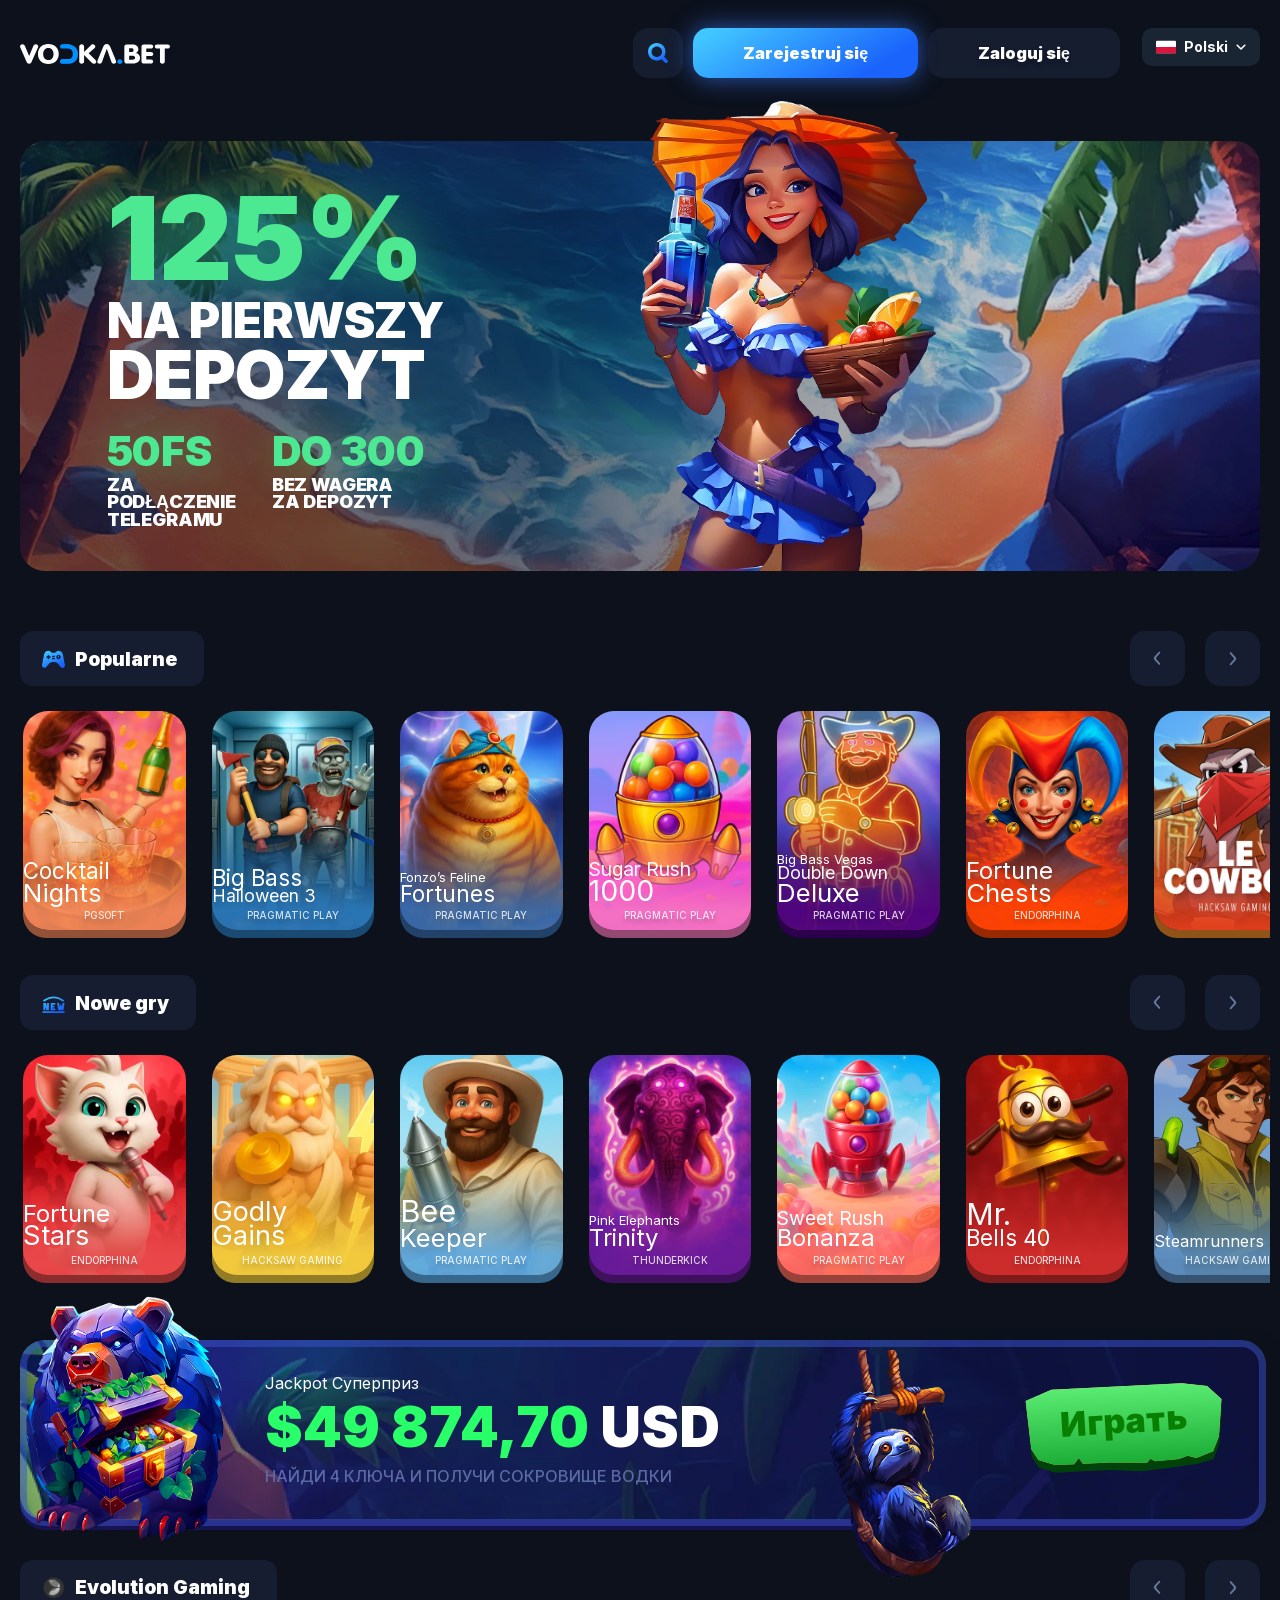
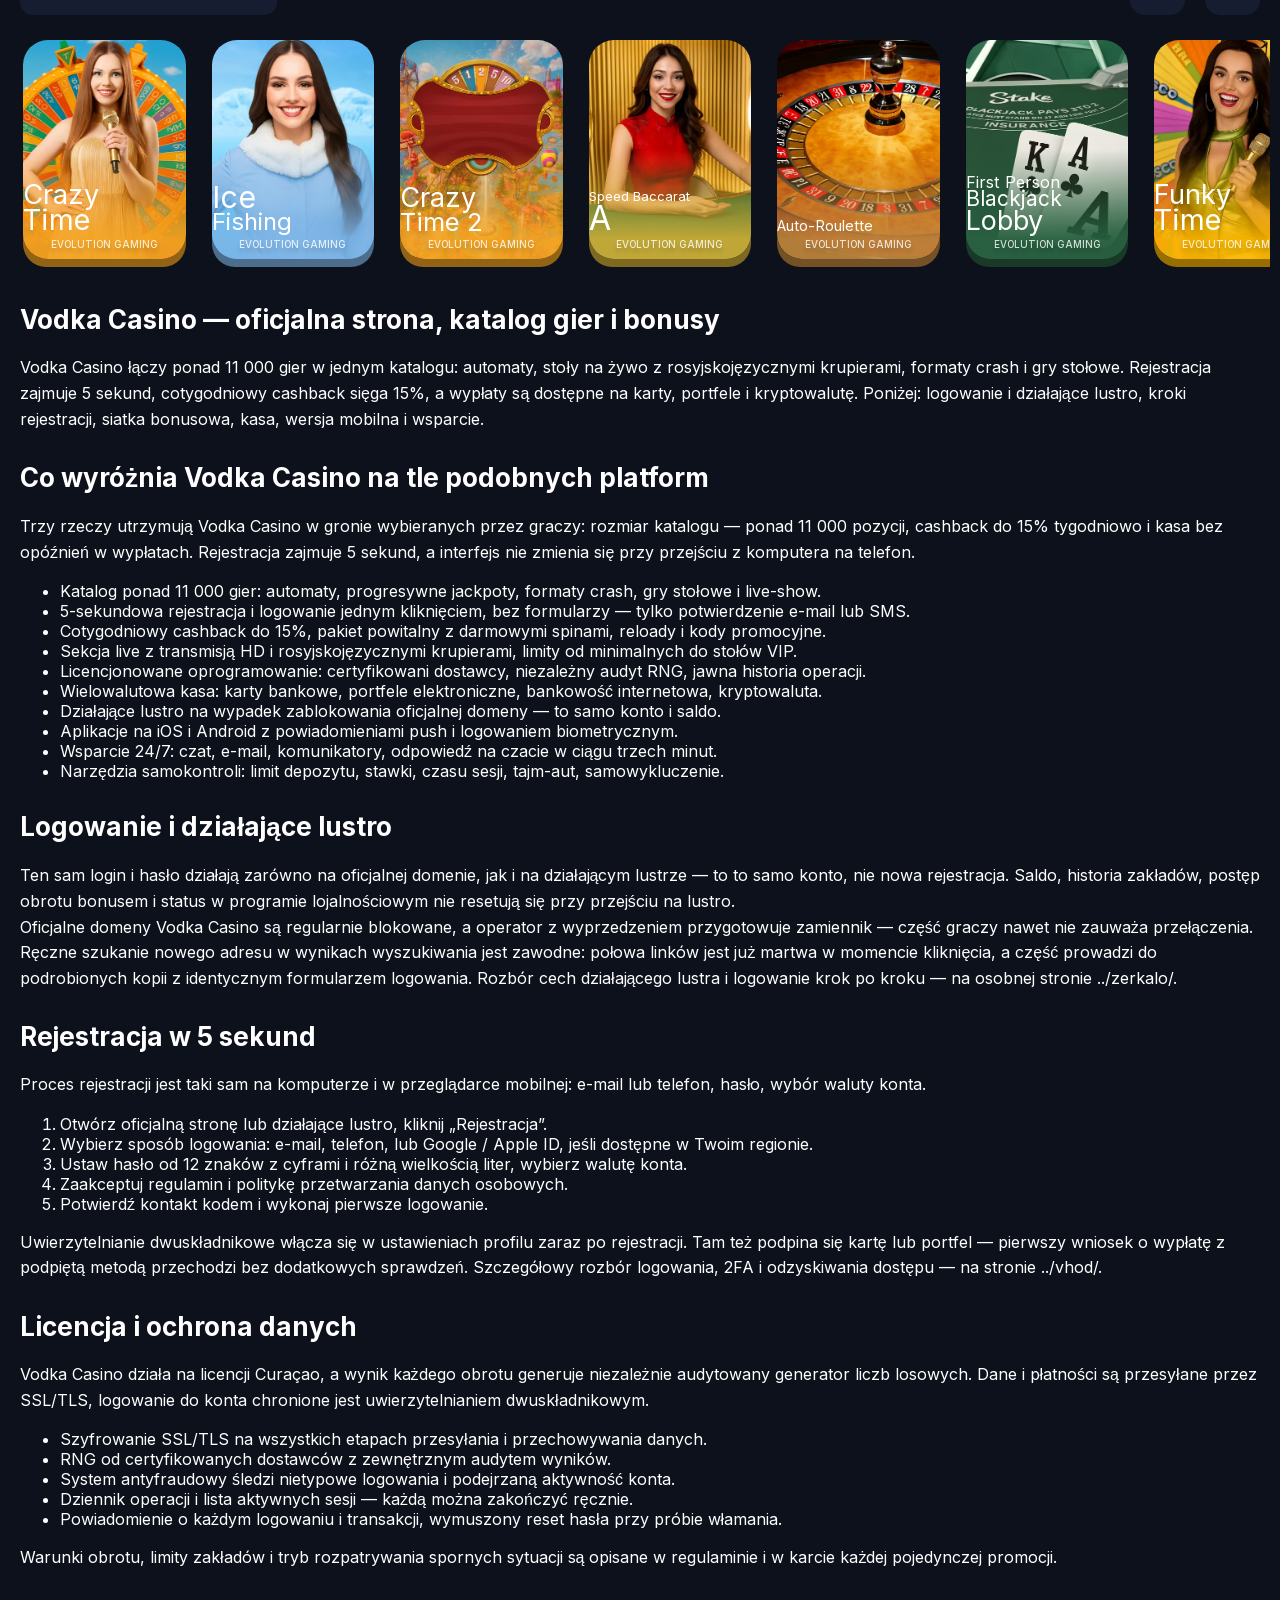
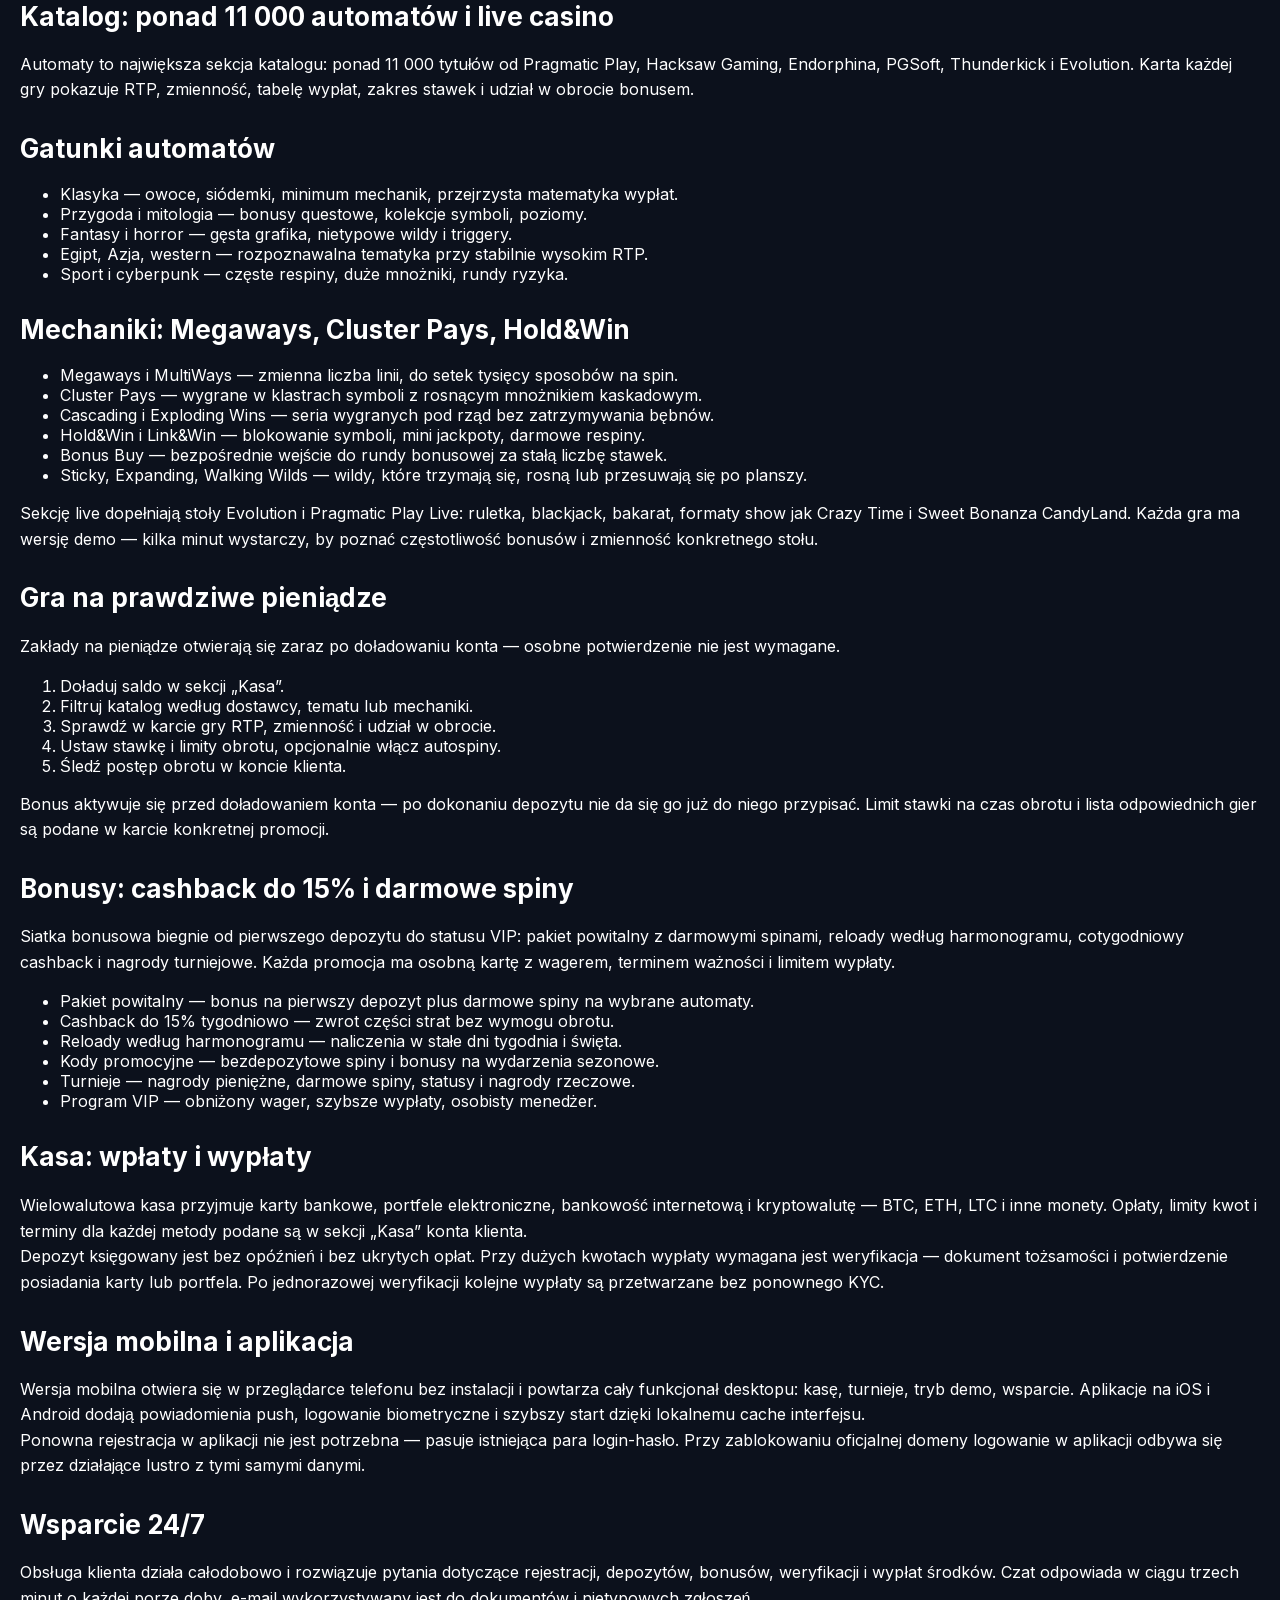
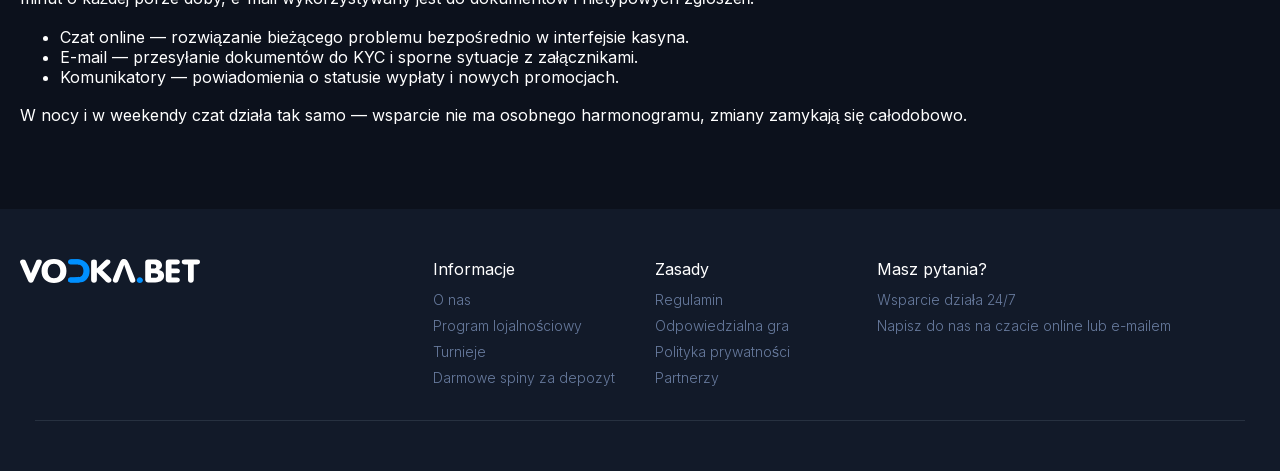
<file: pl/index.html>
<!DOCTYPE html>
<html lang="pl" translate="no">
    <head>
        <meta charset="utf-8">
        <meta name="viewport" content="width=device-width,initial-scale=1,viewport-fit=cover,shrink-to-fit=no,maximum-scale=1,user-scalable=no">
        <title>Vodka Casino — oficjalna strona, bonusy i katalog ponad 11 000 gier</title>
        <meta name="description" content="Oficjalna strona Vodka Casino: ponad 11 000 automatów, stoły na żywo, cotygodniowy cashback do 15% i wypłaty na karty, portfele i kryptowalutę. Rejestracja zajmuje 5 sekund.">
        <link rel="stylesheet" href="../css/s-607415ffac.css">
        <link rel="stylesheet" href="../css/s-a6db114f15.css">
        <link rel="stylesheet" href="../css/s-4a403ca9b9.css">
        <link rel="stylesheet" href="../css/s-f6cea5b769.css">
        <link rel="stylesheet" href="../css/s-a84b79da4b.css">
        <link rel="stylesheet" href="../css/s-7bd333d886.css">
        <link rel="stylesheet" href="../css/s-0711430698.css">
        <link rel="stylesheet" href="../css/s-00f9cdc7d7.css">
        <link rel="stylesheet" href="../css/s-6b0272fe7a.css">
        <link rel="stylesheet" href="../css/s-37203c709c.css">
        <link rel="stylesheet" href="../css/s-5c053ced72.css">
        <link rel="icon" href="../img/g-9615591598.ico">
        <script type="text/javascript">
    (function(m,e,t,r,i,k,a){
        m[i]=m[i]||function(){(m[i].a=m[i].a||[]).push(arguments)};
        m[i].l=1*new Date();
        for (var j = 0; j < document.scripts.length; j++) {if (document.scripts[j].src === r) { return; }}
        k=e.createElement(t),a=e.getElementsByTagName(t)[0],k.async=1,k.src=r,a.parentNode.insertBefore(k,a)
    })(window, document,'script','https://mc.yandex.ru/metrika/tag.js?id=111508394', 'ym');

    ym(111508394, 'init', {ssr:true, webvisor:true, clickmap:true, ecommerce:"dataLayer", referrer: document.referrer, url: location.href, accurateTrackBounce:true, trackLinks:true});
</script>
<noscript><div><img src="https://mc.yandex.ru/watch/111508394" style="position:absolute; left:-9999px;" alt="" /></div></noscript>
    <meta name="robots" content="index, follow"><link rel="canonical" href="https://cyborg-vodka.github.io/pl/"/><link rel="alternate" hreflang="ru" href="https://cyborg-vodka.github.io/"/><link rel="alternate" hreflang="en" href="https://cyborg-vodka.github.io/en/"/><link rel="alternate" hreflang="pl" href="https://cyborg-vodka.github.io/pl/"/><link rel="alternate" hreflang="az" href="https://cyborg-vodka.github.io/az/"/><link rel="alternate" hreflang="uz" href="https://cyborg-vodka.github.io/uz/"/><link rel="alternate" hreflang="x-default" href="https://cyborg-vodka.github.io/"/><meta property="og:title" content="Vodka Casino — oficjalna strona, bonusy i katalog ponad 11 000 gier"><meta property="og:description" content="Oficjalna strona Vodka Casino: ponad 11 000 automatów, stoły na żywo, cotygodniowy cashback do 15% i wypłaty na karty, portfele i kryptowalutę. Rejestracja zajmuje 5 sekund."><meta property="og:type" content="website"><meta property="og:url" content="https://cyborg-vodka.github.io/pl/"><meta property="og:locale" content="pl">
<style id="lang-switch-css">
.lang-switch{position:relative;display:inline-block;margin-left:12px;font-family:inherit;-webkit-tap-highlight-color:transparent}
.lang-switch__btn{display:flex;align-items:center;gap:8px;background:var(--accent,#1a2534);
 color:var(--text,#fff);border-radius:10px;padding:12px 14px;cursor:pointer;font-size:14px;
 line-height:1;white-space:nowrap;user-select:none}
.lang-switch__btn:hover{filter:brightness(1.15)}
.lang-switch__btn svg{display:block;border-radius:2px;flex:none}
.lang-switch__cur{font-weight:600}
.lang-switch__chev{transition:transform .18s ease}
.lang-switch[open] .lang-switch__chev{transform:rotate(180deg)}
.lang-switch__list{position:absolute;top:calc(100% + 8px);right:0;min-width:190px;z-index:99999;
 background:var(--accent,#1a2534);border-radius:12px;padding:6px;
 box-shadow:0 14px 36px rgba(0,0,0,.5);display:none}
.lang-switch[open] .lang-switch__list{display:block}
.lang-switch__list a{display:flex;align-items:center;gap:10px;padding:10px;border-radius:8px;
 color:var(--text,#fff);text-decoration:none;font-size:14px;line-height:1;white-space:nowrap}
.lang-switch__list a:hover{background:rgba(255,255,255,.10)}
.lang-switch__list a[aria-current]{background:rgba(255,255,255,.16);font-weight:600}
@media(max-width:760px){.lang-switch__cur{display:none}.lang-switch__btn{padding:12px}}
</style>
</head>
    <body>
        <div id="root">
            <div class="container ">
                <div class="header ">
                    <div class="wrapper">
                        <a rel="nofollow" class="logo" href="../"><img src="../img/g-006e11eba7.svg" alt="logo"></a>
                        <div class="flexWrap">

                            <a rel="nofollow" class="search newMainStyle" href="#">
                                <svg width="64" height="64" viewbox="0 0 64 64" fill="none" xmlns="http://www.w3.org/2000/svg">
                                    <path fill-rule="evenodd" clip-rule="evenodd" d="M28.1343 11.5638C18.8428 11.5638 11.31 19.0657 11.31 28.3191C11.31 37.5725 18.8428 45.0744 28.1343 45.0744C37.4258 45.0744 44.9586 37.5725 44.9586 28.3191C44.9586 19.0657 37.4258 11.5638 28.1343 11.5638ZM0.09375 28.3191C0.09375 12.896 12.6477 0.393555 28.1343 0.393555C43.6209 0.393555 56.1748 12.896 56.1748 28.3191C56.1748 34.0107 54.4647 39.3046 51.5291 43.7191L62.0095 54.1573C64.1997 56.3384 64.1997 59.8742 62.0095 62.0554C59.8193 64.2365 56.269 64.2365 54.0789 62.0554L43.5977 51.6179C39.1651 54.5415 33.8493 56.2446 28.1343 56.2446C12.6477 56.2446 0.09375 43.7422 0.09375 28.3191Z" fill="#1C274C"></path>
                                    <path fill-rule="evenodd" clip-rule="evenodd" d="M28.1343 11.5638C18.8428 11.5638 11.31 19.0657 11.31 28.3191C11.31 37.5725 18.8428 45.0744 28.1343 45.0744C37.4258 45.0744 44.9586 37.5725 44.9586 28.3191C44.9586 19.0657 37.4258 11.5638 28.1343 11.5638ZM0.09375 28.3191C0.09375 12.896 12.6477 0.393555 28.1343 0.393555C43.6209 0.393555 56.1748 12.896 56.1748 28.3191C56.1748 34.0107 54.4647 39.3046 51.5291 43.7191L62.0095 54.1573C64.1997 56.3384 64.1997 59.8742 62.0095 62.0554C59.8193 64.2365 56.269 64.2365 54.0789 62.0554L43.5977 51.6179C39.1651 54.5415 33.8493 56.2446 28.1343 56.2446C12.6477 56.2446 0.09375 43.7422 0.09375 28.3191Z" fill="url(#paint0_linear_7636_87)"></path>
                                    <defs>
                                        <lineargradient id="paint0_linear_7636_87" x1="14.1599" y1="0.393554" x2="46.7851" y2="53.9528" gradientunits="userSpaceOnUse">
                                            <stop stop-color="#41C6FF"></stop>
                                            <stop offset="1" stop-color="#1A64FC"></stop>
                                        </lineargradient>
                                    </defs>
                                </svg>
                            </a>
                            <div class="anAuth">
                                <div class="newMainStyle blue unAuthBtn"><span>Zarejestruj się</span></div>
                                <div class="newMainStyle unAuthBtn"><span>Zaloguj się</span></div>
                            </div>
                        
<div class="lang-switch">
  <div class="lang-switch__btn" role="button" tabindex="0" aria-haspopup="true" aria-expanded="false" aria-label="Выбор языка"><svg viewBox="0 0 8 5" width="20" height="14" aria-hidden="true"><rect width="8" height="5" fill="#fff"/><rect y="2.5" width="8" height="2.5" fill="#DC143C"/></svg><span class="lang-switch__cur">Polski</span><svg class="lang-switch__chev" width="10" height="6" viewBox="0 0 10 6" aria-hidden="true"><path d="M1 1l4 4 4-4" stroke="currentColor" stroke-width="1.6" fill="none" stroke-linecap="round" stroke-linejoin="round"/></svg></div>
  <div class="lang-switch__list">
      <a href="../" hreflang="ru" data-keep><svg viewBox="0 0 9 6" width="20" height="14" aria-hidden="true"><rect width="9" height="6" fill="#fff"/><rect y="2" width="9" height="2" fill="#0039A6"/><rect y="4" width="9" height="2" fill="#D52B1E"/></svg><span>Русский</span></a>
      <a href="../en/" hreflang="en" data-keep><svg viewBox="0 0 60 30" width="20" height="14" aria-hidden="true"><rect width="60" height="30" fill="#012169"/><path d="M0,0 60,30 M60,0 0,30" stroke="#fff" stroke-width="6"/><path d="M0,0 60,30 M60,0 0,30" stroke="#C8102E" stroke-width="3"/><path d="M30,0 V30 M0,15 H60" stroke="#fff" stroke-width="10"/><path d="M30,0 V30 M0,15 H60" stroke="#C8102E" stroke-width="6"/></svg><span>English</span></a>
      <a href="../pl/" hreflang="pl" data-keep aria-current="true"><svg viewBox="0 0 8 5" width="20" height="14" aria-hidden="true"><rect width="8" height="5" fill="#fff"/><rect y="2.5" width="8" height="2.5" fill="#DC143C"/></svg><span>Polski</span></a>
      <a href="../az/" hreflang="az" data-keep><svg viewBox="0 0 12 6" width="20" height="14" aria-hidden="true"><rect width="12" height="2" fill="#00B5E2"/><rect y="2" width="12" height="2" fill="#EF3340"/><rect y="4" width="12" height="2" fill="#509E2F"/><circle cx="5.6" cy="3" r="1.1" fill="#fff"/><circle cx="6" cy="3" r="0.9" fill="#EF3340"/><circle cx="7.3" cy="3" r="0.42" fill="#fff"/></svg><span>Azərbaycan</span></a>
      <a href="../uz/" hreflang="uz" data-keep><svg viewBox="0 0 12 6" width="20" height="14" aria-hidden="true"><rect width="12" height="1.9" fill="#0099B5"/><rect y="1.9" width="12" height="2.2" fill="#fff"/><rect y="4.1" width="12" height="1.9" fill="#1EB53A"/><rect y="1.82" width="12" height="0.16" fill="#CE1126"/><rect y="4.02" width="12" height="0.16" fill="#CE1126"/><circle cx="2.2" cy="0.95" r="0.62" fill="#fff"/><circle cx="2.5" cy="0.95" r="0.52" fill="#0099B5"/><circle cx="3.5" cy="0.6" r="0.16" fill="#fff"/><circle cx="3.5" cy="1.3" r="0.16" fill="#fff"/><circle cx="4.2" cy="0.6" r="0.16" fill="#fff"/><circle cx="4.2" cy="1.3" r="0.16" fill="#fff"/></svg><span>O'zbekcha</span></a>
  </div>
</div>
</div>
                    </div>
                </div>

                <div class="contentWrapper">
                    <div class="content ">
                        <div class="start">
                            <div class="banerBody noCopy" style="margin-bottom:60px">
                                <div class="swiper swiper-coverflow swiper-3d swiper-initialized swiper-horizontal swiper-watch-progress banners" lazy="true">
                                    <div class="swiper-wrapper" aria-live="polite">
                                        <div class="swiper-slide swiper-slide-visible swiper-slide-fully-visible swiper-slide-active" style="width:100%;margin-right:30px" role="group">
                                            <div class="banner bonusBanner">
                                                <div class="inside">
                                                    <div>
                                                        <div class="bannerH1 green wasH1">125%</div>
                                                        <h2>na pierwszy <b>depozyt</b></h2>
                                                    </div>
                                                    <div class="info">
                                                        <div class="iblock col">
                                                            <h3>50FS</h3>
                                                            <div class="underCol">za podłączenie telegramu</div>
                                                        </div>
                                                        <div class="iblock col">
                                                            <h3>do 300</h3>
                                                            <div class="underCol">bez wagera za depozyt</div>
                                                        </div>
                                                    </div>
                                                </div>
                                                <img src="../img/g-c895003942.webp" class="mainImg bonusBannerMain" alt="" loading="lazy">
                                                <div class="back"><img src="../img/g-0a89316ed3.webp" class="backImg" alt="" loading="lazy"></div>
                                            </div>
                                        </div>
                                    </div>
                                </div>
                            </div>
                            <div class="gameList">
                                <div class="top noCopy">
                                    <a rel="nofollow" class="title newMainStyle" href="#">
                                        <img src="../img/g-16842161fd.svg" alt="">
                                        <h3>Popularne</h3>
                                    </a>
                                    <div class="arrows">
                                        <div class="item left newMainStyle">
                                            <svg width="6" height="10" viewbox="0 0 6 10" fill="none" xmlns="http://www.w3.org/2000/svg">
                                                <g clip-path="url(#clip0_3017_1108)">
                                                    <path d="M1.33318 9.37302C1.56493 9.6344 1.94071 9.6344 2.17246 9.37302L5.073 6.09846C5.53614 5.57557 5.53597 4.72831 5.07264 4.20569L2.17033 0.932372C1.93858 0.67098 1.56279 0.67098 1.33104 0.932372C1.09929 1.19377 1.09929 1.61757 1.33104 1.87897L3.81508 4.68059C4.04689 4.94203 4.04689 5.36579 3.81508 5.62717L1.33318 8.42643C1.10143 8.68781 1.10143 9.11164 1.33318 9.37302Z" fill="currentColor"></path>
                                                </g>
                                                <defs>
                                                    <clippath id="clip0_3017_1108">
                                                        <rect width="6" height="10" fill="currentColor"></rect>
                                                    </clippath>
                                                </defs>
                                            </svg>
                                        </div>
                                        <div class="item newMainStyle">
                                            <svg width="6" height="10" viewbox="0 0 6 10" fill="none" xmlns="http://www.w3.org/2000/svg">
                                                <g clip-path="url(#clip0_3017_1108)">
                                                    <path d="M1.33318 9.37302C1.56493 9.6344 1.94071 9.6344 2.17246 9.37302L5.073 6.09846C5.53614 5.57557 5.53597 4.72831 5.07264 4.20569L2.17033 0.932372C1.93858 0.67098 1.56279 0.67098 1.33104 0.932372C1.09929 1.19377 1.09929 1.61757 1.33104 1.87897L3.81508 4.68059C4.04689 4.94203 4.04689 5.36579 3.81508 5.62717L1.33318 8.42643C1.10143 8.68781 1.10143 9.11164 1.33318 9.37302Z" fill="currentColor"></path>
                                                </g>
                                                <defs>
                                                    <clippath id="clip0_3017_1108">
                                                        <rect width="6" height="10" fill="currentColor"></rect>
                                                    </clippath>
                                                </defs>
                                            </svg>
                                        </div>
                                    </div>
                                </div>
                                <div class="swiper swiper-initialized swiper-horizontal gameSwiper noCopy">
                                    <div class="swiper-wrapper" id="swiper-wrapper-c5d2de67cc0722a1" aria-live="polite" style="transition-duration:0ms;transform:translate3d(0px,0px,0px);transition-delay:0ms">
                                        <div class="swiper-slide" style="width:168.571px;margin-right:20px" role="group" aria-label="13 / 33">
                                            <div class="slot " style="--underColor:#935237">
                                                <div class="slotInner">
                                                    <div class="play">
                                                        <div class="name">
                                                            <div class="wasH1">
                                                                <div class="nameInner">Cocktail Nights</div>
                                                            </div>
                                                            <p>PGSoft</p>
                                                        </div>
                                                        <div>
                                                            <div class="mainBtn blue"><span><img src="../img/g-d9402e9961.svg" alt=""></span></div>
                                                        </div>
                                                        <div class="down">
                                                            <div class="like ">
                                                                <svg width="28" height="25" viewbox="0 0 28 25" fill="none" xmlns="http://www.w3.org/2000/svg">
                                                                    <path fill-rule="evenodd" clip-rule="evenodd" d="M14 4.58901C11.6008 1.83124 7.5917 0.978975 4.58564 3.50426C1.57957 6.02954 1.15636 10.2516 3.51704 13.2383C5.47979 15.7215 11.4197 20.9588 13.3665 22.654C13.5843 22.8436 13.6932 22.9384 13.8203 22.9756C13.9311 23.0081 14.0524 23.0081 14.1633 22.9756C14.2904 22.9384 14.3992 22.8436 14.6171 22.654C16.5639 20.9588 22.5038 15.7215 24.4666 13.2383C26.8272 10.2516 26.4556 6.00297 23.3979 3.50426C20.3402 1.00554 16.3992 1.83124 14 4.58901Z" stroke="currentColor" stroke-width="4" stroke-linecap="round" stroke-linejoin="round"></path>
                                                                    <defs>
                                                                        <lineargradient id="gradientBlue" x1="7.31147" y1="2" x2="17.4469" y2="20.9379" gradientunits="userSpaceOnUse">
                                                                            <stop stop-color="#41C6FF"></stop>
                                                                            <stop offset="1" stop-color="#1A64FC"></stop>
                                                                        </lineargradient>
                                                                        <clippath id="clip0_3142_2">
                                                                            <rect width="28" height="25" fill="white"></rect>
                                                                        </clippath>
                                                                    </defs>
                                                                </svg>
                                                            </div>
                                                        </div>
                                                    </div>
                                                    <div class="sign noCopy" style="--slotColorStart:#F58A5C00;--slotColorEnd:#F58A5CE6">
                                                        <div class="wasH1">
                                                            <div style="font-size:1.6em;line-height:0.9">Cocktail</div>
                                                            <div style="font-size:1.825em;line-height:0.9">Nights</div>
                                                        </div>
                                                        <p>PGSoft</p>
                                                    </div>
                                                    <picture><img class="slotBack" src="../img/g-3187d10ea0.avif" alt="Cocktail Nights" loading="lazy" srcset="" sizes=""></picture>
                                                </div>
                                            </div>
                                        </div>
                                        <div class="swiper-slide" style="width:168.571px;margin-right:20px" role="group" aria-label="14 / 33">
                                            <div class="slot " style="--underColor:#1a4972">
                                                <div class="slotInner">
                                                    <div class="play">
                                                        <div class="name">
                                                            <div class="wasH1">
                                                                <div class="nameInner">Big Bass Halloween 3</div>
                                                            </div>
                                                            <p>Pragmatic Play</p>
                                                        </div>
                                                        <div>
                                                            <div class="mainBtn blue"><span><img src="../img/g-d9402e9961.svg" alt=""></span></div>
                                                            <a rel="nofollow" class="demo" href="#">Демо</a>
                                                        </div>
                                                        <div class="down">
                                                            <div class="like ">
                                                                <svg width="28" height="25" viewbox="0 0 28 25" fill="none" xmlns="http://www.w3.org/2000/svg">
                                                                    <path fill-rule="evenodd" clip-rule="evenodd" d="M14 4.58901C11.6008 1.83124 7.5917 0.978975 4.58564 3.50426C1.57957 6.02954 1.15636 10.2516 3.51704 13.2383C5.47979 15.7215 11.4197 20.9588 13.3665 22.654C13.5843 22.8436 13.6932 22.9384 13.8203 22.9756C13.9311 23.0081 14.0524 23.0081 14.1633 22.9756C14.2904 22.9384 14.3992 22.8436 14.6171 22.654C16.5639 20.9588 22.5038 15.7215 24.4666 13.2383C26.8272 10.2516 26.4556 6.00297 23.3979 3.50426C20.3402 1.00554 16.3992 1.83124 14 4.58901Z" stroke="currentColor" stroke-width="4" stroke-linecap="round" stroke-linejoin="round"></path>
                                                                    <defs>
                                                                        <lineargradient id="gradientBlue" x1="7.31147" y1="2" x2="17.4469" y2="20.9379" gradientunits="userSpaceOnUse">
                                                                            <stop stop-color="#41C6FF"></stop>
                                                                            <stop offset="1" stop-color="#1A64FC"></stop>
                                                                        </lineargradient>
                                                                        <clippath id="clip0_3142_2">
                                                                            <rect width="28" height="25" fill="white"></rect>
                                                                        </clippath>
                                                                    </defs>
                                                                </svg>
                                                            </div>
                                                        </div>
                                                    </div>
                                                    <div class="sign noCopy" style="--slotColorStart:#2c7bbf00;--slotColorEnd:#2c7bbfE6">
                                                        <div class="wasH1">
                                                            <div style="font-size:1.6em;line-height:0.9">Big Bass</div>
                                                            <div style="font-size:1.2625em;line-height:0.9">Halloween 3</div>
                                                        </div>
                                                        <p>Pragmatic Play</p>
                                                    </div>
                                                    <picture><img class="slotBack" src="../img/g-c362a6fb37.avif" alt="Big Bass Halloween 3" loading="lazy" srcset="" sizes=""></picture>
                                                </div>
                                            </div>
                                        </div>
                                        <div class="swiper-slide" style="width:168.571px;margin-right:20px" role="group" aria-label="15 / 33">
                                            <div class="slot " style="--underColor:#224269">
                                                <div class="slotInner">
                                                    <div class="play">
                                                        <div class="name">
                                                            <div class="wasH1">
                                                                <div class="nameInner">Fonzo’s Feline Fortunes</div>
                                                            </div>
                                                            <p>Pragmatic Play</p>
                                                        </div>
                                                        <div>
                                                            <div class="mainBtn blue"><span><img src="../img/g-d9402e9961.svg" alt=""></span></div>
                                                            <a rel="nofollow" class="demo" href="#">Демо</a>
                                                        </div>
                                                        <div class="down">
                                                            <div class="like ">
                                                                <svg width="28" height="25" viewbox="0 0 28 25" fill="none" xmlns="http://www.w3.org/2000/svg">
                                                                    <path fill-rule="evenodd" clip-rule="evenodd" d="M14 4.58901C11.6008 1.83124 7.5917 0.978975 4.58564 3.50426C1.57957 6.02954 1.15636 10.2516 3.51704 13.2383C5.47979 15.7215 11.4197 20.9588 13.3665 22.654C13.5843 22.8436 13.6932 22.9384 13.8203 22.9756C13.9311 23.0081 14.0524 23.0081 14.1633 22.9756C14.2904 22.9384 14.3992 22.8436 14.6171 22.654C16.5639 20.9588 22.5038 15.7215 24.4666 13.2383C26.8272 10.2516 26.4556 6.00297 23.3979 3.50426C20.3402 1.00554 16.3992 1.83124 14 4.58901Z" stroke="currentColor" stroke-width="4" stroke-linecap="round" stroke-linejoin="round"></path>
                                                                    <defs>
                                                                        <lineargradient id="gradientBlue" x1="7.31147" y1="2" x2="17.4469" y2="20.9379" gradientunits="userSpaceOnUse">
                                                                            <stop stop-color="#41C6FF"></stop>
                                                                            <stop offset="1" stop-color="#1A64FC"></stop>
                                                                        </lineargradient>
                                                                        <clippath id="clip0_3142_2">
                                                                            <rect width="28" height="25" fill="white"></rect>
                                                                        </clippath>
                                                                    </defs>
                                                                </svg>
                                                            </div>
                                                        </div>
                                                    </div>
                                                    <div class="sign noCopy" style="--slotColorStart:#3A6FB000;--slotColorEnd:#3A6FB0E6">
                                                        <div class="wasH1">
                                                            <div style="font-size:0.925em;line-height:0.9">Fonzo’s Feline</div>
                                                            <div style="font-size:1.6em;line-height:0.9">Fortunes</div>
                                                        </div>
                                                        <p>Pragmatic Play</p>
                                                    </div>
                                                    <picture><img class="slotBack" src="../img/g-abfa6d3b24.avif" alt="Fonzo’s Feline Fortunes" loading="lazy" srcset="" sizes=""></picture>
                                                </div>
                                            </div>
                                        </div>
                                        <div class="swiper-slide" style="width:168.571px;margin-right:20px" role="group" aria-label="16 / 33">
                                            <div class="slot " style="--underColor:#944973">
                                                <div class="slotInner">
                                                    <div class="play">
                                                        <div class="name">
                                                            <div class="wasH1">
                                                                <div class="nameInner">Sugar Rush 1000</div>
                                                            </div>
                                                            <p>Pragmatic Play</p>
                                                        </div>
                                                        <div>
                                                            <div class="mainBtn blue"><span><img src="../img/g-d9402e9961.svg" alt=""></span></div>
                                                            <a rel="nofollow" class="demo" href="#">Демо</a>
                                                        </div>
                                                        <div class="down">
                                                            <div class="like ">
                                                                <svg width="28" height="25" viewbox="0 0 28 25" fill="none" xmlns="http://www.w3.org/2000/svg">
                                                                    <path fill-rule="evenodd" clip-rule="evenodd" d="M14 4.58901C11.6008 1.83124 7.5917 0.978975 4.58564 3.50426C1.57957 6.02954 1.15636 10.2516 3.51704 13.2383C5.47979 15.7215 11.4197 20.9588 13.3665 22.654C13.5843 22.8436 13.6932 22.9384 13.8203 22.9756C13.9311 23.0081 14.0524 23.0081 14.1633 22.9756C14.2904 22.9384 14.3992 22.8436 14.6171 22.654C16.5639 20.9588 22.5038 15.7215 24.4666 13.2383C26.8272 10.2516 26.4556 6.00297 23.3979 3.50426C20.3402 1.00554 16.3992 1.83124 14 4.58901Z" stroke="currentColor" stroke-width="4" stroke-linecap="round" stroke-linejoin="round"></path>
                                                                    <defs>
                                                                        <lineargradient id="gradientBlue" x1="7.31147" y1="2" x2="17.4469" y2="20.9379" gradientunits="userSpaceOnUse">
                                                                            <stop stop-color="#41C6FF"></stop>
                                                                            <stop offset="1" stop-color="#1A64FC"></stop>
                                                                        </lineargradient>
                                                                        <clippath id="clip0_3142_2">
                                                                            <rect width="28" height="25" fill="white"></rect>
                                                                        </clippath>
                                                                    </defs>
                                                                </svg>
                                                            </div>
                                                        </div>
                                                    </div>
                                                    <div class="sign noCopy" style="--slotColorStart:#F77AC100;--slotColorEnd:#F77AC1E6">
                                                        <div class="wasH1">
                                                            <div style="font-size:1.375em;line-height:0.9">Sugar Rush</div>
                                                            <div style="font-size:2.05em;line-height:0.9">1000</div>
                                                        </div>
                                                        <p>Pragmatic Play</p>
                                                    </div>
                                                    <picture><img class="slotBack" src="../img/g-b2ac899978.avif" alt="Sugar Rush 1000" loading="lazy" srcset="" sizes=""></picture>
                                                </div>
                                            </div>
                                        </div>
                                        <div class="swiper-slide" style="width:168.571px;margin-right:20px" role="group" aria-label="17 / 33">
                                            <div class="slot " style="--underColor:#2d004e">
                                                <div class="slotInner">
                                                    <div class="play">
                                                        <div class="name">
                                                            <div class="wasH1">
                                                                <div class="nameInner">Big Bass Vegas Double Down Deluxe</div>
                                                            </div>
                                                            <p>Pragmatic Play</p>
                                                        </div>
                                                        <div>
                                                            <div class="mainBtn blue"><span><img src="../img/g-d9402e9961.svg" alt=""></span></div>
                                                            <a rel="nofollow" class="demo" href="#">Демо</a>
                                                        </div>
                                                        <div class="down">
                                                            <div class="like ">
                                                                <svg width="28" height="25" viewbox="0 0 28 25" fill="none" xmlns="http://www.w3.org/2000/svg">
                                                                    <path fill-rule="evenodd" clip-rule="evenodd" d="M14 4.58901C11.6008 1.83124 7.5917 0.978975 4.58564 3.50426C1.57957 6.02954 1.15636 10.2516 3.51704 13.2383C5.47979 15.7215 11.4197 20.9588 13.3665 22.654C13.5843 22.8436 13.6932 22.9384 13.8203 22.9756C13.9311 23.0081 14.0524 23.0081 14.1633 22.9756C14.2904 22.9384 14.3992 22.8436 14.6171 22.654C16.5639 20.9588 22.5038 15.7215 24.4666 13.2383C26.8272 10.2516 26.4556 6.00297 23.3979 3.50426C20.3402 1.00554 16.3992 1.83124 14 4.58901Z" stroke="currentColor" stroke-width="4" stroke-linecap="round" stroke-linejoin="round"></path>
                                                                    <defs>
                                                                        <lineargradient id="gradientBlue" x1="7.31147" y1="2" x2="17.4469" y2="20.9379" gradientunits="userSpaceOnUse">
                                                                            <stop stop-color="#41C6FF"></stop>
                                                                            <stop offset="1" stop-color="#1A64FC"></stop>
                                                                        </lineargradient>
                                                                        <clippath id="clip0_3142_2">
                                                                            <rect width="28" height="25" fill="white"></rect>
                                                                        </clippath>
                                                                    </defs>
                                                                </svg>
                                                            </div>
                                                        </div>
                                                    </div>
                                                    <div class="sign noCopy" style="--slotColorStart:#4B008200;--slotColorEnd:#4B0082E6">
                                                        <div class="wasH1">
                                                            <div style="font-size:0.925em;line-height:0.9">Big Bass Vegas</div>
                                                            <div style="font-size:1.2625em;line-height:0.9">Double Down</div>
                                                            <div style="font-size:1.825em;line-height:0.9">Deluxe</div>
                                                        </div>
                                                        <p>Pragmatic Play</p>
                                                    </div>
                                                    <picture><img class="slotBack" src="../img/g-a987313f16.avif" alt="Big Bass Vegas Double Down Deluxe" loading="lazy" srcset="" sizes=""></picture>
                                                </div>
                                            </div>
                                        </div>
                                        <div class="swiper-slide" style="width:168.571px;margin-right:20px" role="group" aria-label="18 / 33">
                                            <div class="slot " style="--underColor:#992900">
                                                <div class="slotInner">
                                                    <div class="play">
                                                        <div class="name">
                                                            <div class="wasH1">
                                                                <div class="nameInner">Fortune Chests</div>
                                                            </div>
                                                            <p>Endorphina</p>
                                                        </div>
                                                        <div>
                                                            <div class="mainBtn blue"><span><img src="../img/g-d9402e9961.svg" alt=""></span></div>
                                                            <a rel="nofollow" class="demo" href="#">Демо</a>
                                                        </div>
                                                        <div class="down">
                                                            <div class="like ">
                                                                <svg width="28" height="25" viewbox="0 0 28 25" fill="none" xmlns="http://www.w3.org/2000/svg">
                                                                    <path fill-rule="evenodd" clip-rule="evenodd" d="M14 4.58901C11.6008 1.83124 7.5917 0.978975 4.58564 3.50426C1.57957 6.02954 1.15636 10.2516 3.51704 13.2383C5.47979 15.7215 11.4197 20.9588 13.3665 22.654C13.5843 22.8436 13.6932 22.9384 13.8203 22.9756C13.9311 23.0081 14.0524 23.0081 14.1633 22.9756C14.2904 22.9384 14.3992 22.8436 14.6171 22.654C16.5639 20.9588 22.5038 15.7215 24.4666 13.2383C26.8272 10.2516 26.4556 6.00297 23.3979 3.50426C20.3402 1.00554 16.3992 1.83124 14 4.58901Z" stroke="currentColor" stroke-width="4" stroke-linecap="round" stroke-linejoin="round"></path>
                                                                    <defs>
                                                                        <lineargradient id="gradientBlue" x1="7.31147" y1="2" x2="17.4469" y2="20.9379" gradientunits="userSpaceOnUse">
                                                                            <stop stop-color="#41C6FF"></stop>
                                                                            <stop offset="1" stop-color="#1A64FC"></stop>
                                                                        </lineargradient>
                                                                        <clippath id="clip0_3142_2">
                                                                            <rect width="28" height="25" fill="white"></rect>
                                                                        </clippath>
                                                                    </defs>
                                                                </svg>
                                                            </div>
                                                        </div>
                                                    </div>
                                                    <div class="sign noCopy" style="--slotColorStart:#ff450000;--slotColorEnd:#ff4500E6">
                                                        <div class="wasH1">
                                                            <div style="font-size:1.7125em;line-height:0.9">Fortune</div>
                                                            <div style="font-size:1.825em;line-height:0.9">Chests</div>
                                                        </div>
                                                        <p>Endorphina</p>
                                                    </div>
                                                    <picture><img class="slotBack" src="../img/g-95da72bd38.avif" alt="Fortune Chests" loading="lazy" srcset="" sizes=""></picture>
                                                </div>
                                            </div>
                                        </div>
                                        <div class="swiper-slide" style="width:168.571px;margin-right:20px" role="group" aria-label="19 / 33">
                                            <div class="slot " style="--underColor:#915418">
                                                <div class="slotInner">
                                                    <div class="play">
                                                        <div class="name">
                                                            <div class="wasH1">
                                                                <div class="nameInner">Le Cowboy</div>
                                                            </div>
                                                            <p>Hacksaw Gaming</p>
                                                        </div>
                                                        <div>
                                                            <div class="mainBtn blue"><span><img src="../img/g-d9402e9961.svg" alt=""></span></div>
                                                            <a rel="nofollow" class="demo" href="#">Демо</a>
                                                        </div>
                                                        <div class="down">
                                                            <div class="like ">
                                                                <svg width="28" height="25" viewbox="0 0 28 25" fill="none" xmlns="http://www.w3.org/2000/svg">
                                                                    <path fill-rule="evenodd" clip-rule="evenodd" d="M14 4.58901C11.6008 1.83124 7.5917 0.978975 4.58564 3.50426C1.57957 6.02954 1.15636 10.2516 3.51704 13.2383C5.47979 15.7215 11.4197 20.9588 13.3665 22.654C13.5843 22.8436 13.6932 22.9384 13.8203 22.9756C13.9311 23.0081 14.0524 23.0081 14.1633 22.9756C14.2904 22.9384 14.3992 22.8436 14.6171 22.654C16.5639 20.9588 22.5038 15.7215 24.4666 13.2383C26.8272 10.2516 26.4556 6.00297 23.3979 3.50426C20.3402 1.00554 16.3992 1.83124 14 4.58901Z" stroke="currentColor" stroke-width="4" stroke-linecap="round" stroke-linejoin="round"></path>
                                                                    <defs>
                                                                        <lineargradient id="gradientBlue" x1="7.31147" y1="2" x2="17.4469" y2="20.9379" gradientunits="userSpaceOnUse">
                                                                            <stop stop-color="#41C6FF"></stop>
                                                                            <stop offset="1" stop-color="#1A64FC"></stop>
                                                                        </lineargradient>
                                                                        <clippath id="clip0_3142_2">
                                                                            <rect width="28" height="25" fill="white"></rect>
                                                                        </clippath>
                                                                    </defs>
                                                                </svg>
                                                            </div>
                                                        </div>
                                                    </div>
                                                    <img class="slotBack" src="../img/g-25c315a76c.avif" alt="" loading="lazy">
                                                </div>
                                            </div>
                                        </div>
                                    </div>
                                </div>
                            </div>
                            <div class="gameList" style="">
                                <div class="top noCopy">
                                    <a rel="nofollow" class="title newMainStyle" href="#">
                                        <img src="../img/g-62891b085b.svg" alt="">
                                        <h3>Nowe gry</h3>
                                    </a>
                                    <div class="arrows">
                                        <div class="item left newMainStyle">
                                            <svg width="6" height="10" viewbox="0 0 6 10" fill="none" xmlns="http://www.w3.org/2000/svg">
                                                <g clip-path="url(#clip0_3017_1108)">
                                                    <path d="M1.33318 9.37302C1.56493 9.6344 1.94071 9.6344 2.17246 9.37302L5.073 6.09846C5.53614 5.57557 5.53597 4.72831 5.07264 4.20569L2.17033 0.932372C1.93858 0.67098 1.56279 0.67098 1.33104 0.932372C1.09929 1.19377 1.09929 1.61757 1.33104 1.87897L3.81508 4.68059C4.04689 4.94203 4.04689 5.36579 3.81508 5.62717L1.33318 8.42643C1.10143 8.68781 1.10143 9.11164 1.33318 9.37302Z" fill="currentColor"></path>
                                                </g>
                                                <defs>
                                                    <clippath id="clip0_3017_1108">
                                                        <rect width="6" height="10" fill="currentColor"></rect>
                                                    </clippath>
                                                </defs>
                                            </svg>
                                        </div>
                                        <div class="item newMainStyle">
                                            <svg width="6" height="10" viewbox="0 0 6 10" fill="none" xmlns="http://www.w3.org/2000/svg">
                                                <g clip-path="url(#clip0_3017_1108)">
                                                    <path d="M1.33318 9.37302C1.56493 9.6344 1.94071 9.6344 2.17246 9.37302L5.073 6.09846C5.53614 5.57557 5.53597 4.72831 5.07264 4.20569L2.17033 0.932372C1.93858 0.67098 1.56279 0.67098 1.33104 0.932372C1.09929 1.19377 1.09929 1.61757 1.33104 1.87897L3.81508 4.68059C4.04689 4.94203 4.04689 5.36579 3.81508 5.62717L1.33318 8.42643C1.10143 8.68781 1.10143 9.11164 1.33318 9.37302Z" fill="currentColor"></path>
                                                </g>
                                                <defs>
                                                    <clippath id="clip0_3017_1108">
                                                        <rect width="6" height="10" fill="currentColor"></rect>
                                                    </clippath>
                                                </defs>
                                            </svg>
                                        </div>
                                    </div>
                                </div>
                                <div class="swiper swiper-initialized swiper-horizontal gameSwiper noCopy">
                                    <div class="swiper-wrapper" id="swiper-wrapper-52698716e8feaee10" aria-live="polite">
                                        <div class="swiper-slide" style="width:168.571px;margin-right:20px" role="group" aria-label="10 / 33">
                                            <div class="slot " style="--underColor:#8b2c2d">
                                                <div class="slotInner">
                                                    <div class="play">
                                                        <div class="name">
                                                            <div class="wasH1">
                                                                <div class="nameInner">Fortune Stars</div>
                                                            </div>
                                                            <p>Endorphina</p>
                                                        </div>
                                                        <div>
                                                            <div class="mainBtn blue"><span><img src="../img/g-d9402e9961.svg" alt=""></span></div>
                                                            <a rel="nofollow" class="demo" href="#">Демо</a>
                                                        </div>
                                                        <div class="down">
                                                            <div class="like ">
                                                                <svg width="28" height="25" viewbox="0 0 28 25" fill="none" xmlns="http://www.w3.org/2000/svg">
                                                                    <path fill-rule="evenodd" clip-rule="evenodd" d="M14 4.58901C11.6008 1.83124 7.5917 0.978975 4.58564 3.50426C1.57957 6.02954 1.15636 10.2516 3.51704 13.2383C5.47979 15.7215 11.4197 20.9588 13.3665 22.654C13.5843 22.8436 13.6932 22.9384 13.8203 22.9756C13.9311 23.0081 14.0524 23.0081 14.1633 22.9756C14.2904 22.9384 14.3992 22.8436 14.6171 22.654C16.5639 20.9588 22.5038 15.7215 24.4666 13.2383C26.8272 10.2516 26.4556 6.00297 23.3979 3.50426C20.3402 1.00554 16.3992 1.83124 14 4.58901Z" stroke="currentColor" stroke-width="4" stroke-linecap="round" stroke-linejoin="round"></path>
                                                                    <defs>
                                                                        <lineargradient id="gradientBlue" x1="7.31147" y1="2" x2="17.4469" y2="20.9379" gradientunits="userSpaceOnUse">
                                                                            <stop stop-color="#41C6FF"></stop>
                                                                            <stop offset="1" stop-color="#1A64FC"></stop>
                                                                        </lineargradient>
                                                                        <clippath id="clip0_3142_2">
                                                                            <rect width="28" height="25" fill="white"></rect>
                                                                        </clippath>
                                                                    </defs>
                                                                </svg>
                                                            </div>
                                                        </div>
                                                    </div>
                                                    <div class="sign noCopy" style="--slotColorStart:#e84a4b00;--slotColorEnd:#e84a4bE6">
                                                        <div class="wasH1">
                                                            <div style="font-size:1.7125em;line-height:0.9">Fortune</div>
                                                            <div style="font-size:1.9375em;line-height:0.9">Stars</div>
                                                        </div>
                                                        <p>Endorphina</p>
                                                    </div>
                                                    <picture><img class="slotBack" src="../img/g-cdb267c486.avif" alt="Fortune Stars" loading="lazy" srcset="" sizes=""></picture>
                                                </div>
                                            </div>
                                        </div>
                                        <div class="swiper-slide" style="width:168.571px;margin-right:20px" role="group" aria-label="11 / 33">
                                            <div class="slot " style="--underColor:#927c25">
                                                <div class="slotInner">
                                                    <div class="play">
                                                        <div class="name">
                                                            <div class="wasH1">
                                                                <div class="nameInner">Godly Gains</div>
                                                            </div>
                                                            <p>Hacksaw Gaming</p>
                                                        </div>
                                                        <div>
                                                            <div class="mainBtn blue"><span><img src="../img/g-d9402e9961.svg" alt=""></span></div>
                                                            <a rel="nofollow" class="demo" href="#">Демо</a>
                                                        </div>
                                                        <div class="down">
                                                            <div class="like ">
                                                                <svg width="28" height="25" viewbox="0 0 28 25" fill="none" xmlns="http://www.w3.org/2000/svg">
                                                                    <path fill-rule="evenodd" clip-rule="evenodd" d="M14 4.58901C11.6008 1.83124 7.5917 0.978975 4.58564 3.50426C1.57957 6.02954 1.15636 10.2516 3.51704 13.2383C5.47979 15.7215 11.4197 20.9588 13.3665 22.654C13.5843 22.8436 13.6932 22.9384 13.8203 22.9756C13.9311 23.0081 14.0524 23.0081 14.1633 22.9756C14.2904 22.9384 14.3992 22.8436 14.6171 22.654C16.5639 20.9588 22.5038 15.7215 24.4666 13.2383C26.8272 10.2516 26.4556 6.00297 23.3979 3.50426C20.3402 1.00554 16.3992 1.83124 14 4.58901Z" stroke="currentColor" stroke-width="4" stroke-linecap="round" stroke-linejoin="round"></path>
                                                                    <defs>
                                                                        <lineargradient id="gradientBlue" x1="7.31147" y1="2" x2="17.4469" y2="20.9379" gradientunits="userSpaceOnUse">
                                                                            <stop stop-color="#41C6FF"></stop>
                                                                            <stop offset="1" stop-color="#1A64FC"></stop>
                                                                        </lineargradient>
                                                                        <clippath id="clip0_3142_2">
                                                                            <rect width="28" height="25" fill="white"></rect>
                                                                        </clippath>
                                                                    </defs>
                                                                </svg>
                                                            </div>
                                                        </div>
                                                    </div>
                                                    <div class="sign noCopy" style="--slotColorStart:#f4d03f00;--slotColorEnd:#f4d03fE6">
                                                        <div class="wasH1">
                                                            <div style="font-size:1.9375em;line-height:0.9">Godly</div>
                                                            <div style="font-size:1.9375em;line-height:0.9">Gains</div>
                                                        </div>
                                                        <p>Hacksaw Gaming</p>
                                                    </div>
                                                    <picture><img class="slotBack" src="../img/g-aae8440261.avif" alt="Godly Gains" loading="lazy" srcset="" sizes=""></picture>
                                                </div>
                                            </div>
                                        </div>
                                        <div class="swiper-slide" style="width:168.571px;margin-right:20px" role="group" aria-label="12 / 33">
                                            <div class="slot " style="--underColor:#37678d">
                                                <div class="slotInner">
                                                    <div class="play">
                                                        <div class="name">
                                                            <div class="wasH1">
                                                                <div class="nameInner">Bee Keeper</div>
                                                            </div>
                                                            <p>Pragmatic Play</p>
                                                        </div>
                                                        <div>
                                                            <div class="mainBtn blue"><span><img src="../img/g-d9402e9961.svg" alt=""></span></div>
                                                            <a rel="nofollow" class="demo" href="#">Демо</a>
                                                        </div>
                                                        <div class="down">
                                                            <div class="like ">
                                                                <svg width="28" height="25" viewbox="0 0 28 25" fill="none" xmlns="http://www.w3.org/2000/svg">
                                                                    <path fill-rule="evenodd" clip-rule="evenodd" d="M14 4.58901C11.6008 1.83124 7.5917 0.978975 4.58564 3.50426C1.57957 6.02954 1.15636 10.2516 3.51704 13.2383C5.47979 15.7215 11.4197 20.9588 13.3665 22.654C13.5843 22.8436 13.6932 22.9384 13.8203 22.9756C13.9311 23.0081 14.0524 23.0081 14.1633 22.9756C14.2904 22.9384 14.3992 22.8436 14.6171 22.654C16.5639 20.9588 22.5038 15.7215 24.4666 13.2383C26.8272 10.2516 26.4556 6.00297 23.3979 3.50426C20.3402 1.00554 16.3992 1.83124 14 4.58901Z" stroke="currentColor" stroke-width="4" stroke-linecap="round" stroke-linejoin="round"></path>
                                                                    <defs>
                                                                        <lineargradient id="gradientBlue" x1="7.31147" y1="2" x2="17.4469" y2="20.9379" gradientunits="userSpaceOnUse">
                                                                            <stop stop-color="#41C6FF"></stop>
                                                                            <stop offset="1" stop-color="#1A64FC"></stop>
                                                                        </lineargradient>
                                                                        <clippath id="clip0_3142_2">
                                                                            <rect width="28" height="25" fill="white"></rect>
                                                                        </clippath>
                                                                    </defs>
                                                                </svg>
                                                            </div>
                                                        </div>
                                                    </div>
                                                    <div class="sign noCopy" style="--slotColorStart:#5dadec00;--slotColorEnd:#5dadecE6">
                                                        <div class="wasH1">
                                                            <div style="font-size:2.1625em;line-height:0.9">Bee</div>
                                                            <div style="font-size:1.825em;line-height:0.9">Keeper</div>
                                                        </div>
                                                        <p>Pragmatic Play</p>
                                                    </div>
                                                    <picture><img class="slotBack" src="../img/g-a9e2608c69.avif" alt="Bee Keeper" loading="lazy" srcset="" sizes=""></picture>
                                                </div>
                                            </div>
                                        </div>
                                        <div class="swiper-slide" style="width:168.571px;margin-right:20px" role="group" aria-label="13 / 33">
                                            <div class="slot " style="--underColor:#3f105c">
                                                <div class="slotInner">
                                                    <div class="play">
                                                        <div class="name">
                                                            <div class="wasH1">
                                                                <div class="nameInner">Pink Elephants Trinity</div>
                                                            </div>
                                                            <p>Thunderkick</p>
                                                        </div>
                                                        <div>
                                                            <div class="mainBtn blue"><span><img src="../img/g-d9402e9961.svg" alt=""></span></div>
                                                            <a rel="nofollow" class="demo" href="#">Демо</a>
                                                        </div>
                                                        <div class="down">
                                                            <div class="like ">
                                                                <svg width="28" height="25" viewbox="0 0 28 25" fill="none" xmlns="http://www.w3.org/2000/svg">
                                                                    <path fill-rule="evenodd" clip-rule="evenodd" d="M14 4.58901C11.6008 1.83124 7.5917 0.978975 4.58564 3.50426C1.57957 6.02954 1.15636 10.2516 3.51704 13.2383C5.47979 15.7215 11.4197 20.9588 13.3665 22.654C13.5843 22.8436 13.6932 22.9384 13.8203 22.9756C13.9311 23.0081 14.0524 23.0081 14.1633 22.9756C14.2904 22.9384 14.3992 22.8436 14.6171 22.654C16.5639 20.9588 22.5038 15.7215 24.4666 13.2383C26.8272 10.2516 26.4556 6.00297 23.3979 3.50426C20.3402 1.00554 16.3992 1.83124 14 4.58901Z" stroke="currentColor" stroke-width="4" stroke-linecap="round" stroke-linejoin="round"></path>
                                                                    <defs>
                                                                        <lineargradient id="gradientBlue" x1="7.31147" y1="2" x2="17.4469" y2="20.9379" gradientunits="userSpaceOnUse">
                                                                            <stop stop-color="#41C6FF"></stop>
                                                                            <stop offset="1" stop-color="#1A64FC"></stop>
                                                                        </lineargradient>
                                                                        <clippath id="clip0_3142_2">
                                                                            <rect width="28" height="25" fill="white"></rect>
                                                                        </clippath>
                                                                    </defs>
                                                                </svg>
                                                            </div>
                                                        </div>
                                                    </div>
                                                    <div class="sign noCopy" style="--slotColorStart:#6a1b9a00;--slotColorEnd:#6a1b9aE6">
                                                        <div class="wasH1">
                                                            <div style="font-size:0.925em;line-height:0.9">Pink Elephants</div>
                                                            <div style="font-size:1.7125em;line-height:0.9">Trinity</div>
                                                        </div>
                                                        <p>Thunderkick</p>
                                                    </div>
                                                    <picture><img class="slotBack" src="../img/g-1922ee4d74.avif" alt="Pink Elephants Trinity" loading="lazy" srcset="" sizes=""></picture>
                                                </div>
                                            </div>
                                        </div>
                                        <div class="swiper-slide" style="width:168.571px;margin-right:20px" role="group" aria-label="14 / 33">
                                            <div class="slot " style="--underColor:#99423a">
                                                <div class="slotInner">
                                                    <div class="play">
                                                        <div class="name">
                                                            <div class="wasH1">
                                                                <div class="nameInner">Sweet Rush Bonanza</div>
                                                            </div>
                                                            <p>Pragmatic Play</p>
                                                        </div>
                                                        <div>
                                                            <div class="mainBtn blue"><span><img src="../img/g-d9402e9961.svg" alt=""></span></div>
                                                            <a rel="nofollow" class="demo" href="#">Демо</a>
                                                        </div>
                                                        <div class="down">
                                                            <div class="like ">
                                                                <svg width="28" height="25" viewbox="0 0 28 25" fill="none" xmlns="http://www.w3.org/2000/svg">
                                                                    <path fill-rule="evenodd" clip-rule="evenodd" d="M14 4.58901C11.6008 1.83124 7.5917 0.978975 4.58564 3.50426C1.57957 6.02954 1.15636 10.2516 3.51704 13.2383C5.47979 15.7215 11.4197 20.9588 13.3665 22.654C13.5843 22.8436 13.6932 22.9384 13.8203 22.9756C13.9311 23.0081 14.0524 23.0081 14.1633 22.9756C14.2904 22.9384 14.3992 22.8436 14.6171 22.654C16.5639 20.9588 22.5038 15.7215 24.4666 13.2383C26.8272 10.2516 26.4556 6.00297 23.3979 3.50426C20.3402 1.00554 16.3992 1.83124 14 4.58901Z" stroke="currentColor" stroke-width="4" stroke-linecap="round" stroke-linejoin="round"></path>
                                                                    <defs>
                                                                        <lineargradient id="gradientBlue" x1="7.31147" y1="2" x2="17.4469" y2="20.9379" gradientunits="userSpaceOnUse">
                                                                            <stop stop-color="#41C6FF"></stop>
                                                                            <stop offset="1" stop-color="#1A64FC"></stop>
                                                                        </lineargradient>
                                                                        <clippath id="clip0_3142_2">
                                                                            <rect width="28" height="25" fill="white"></rect>
                                                                        </clippath>
                                                                    </defs>
                                                                </svg>
                                                            </div>
                                                        </div>
                                                    </div>
                                                    <div class="sign noCopy" style="--slotColorStart:#ff6f6100;--slotColorEnd:#ff6f61E6">
                                                        <div class="wasH1">
                                                            <div style="font-size:1.375em;line-height:0.9">Sweet Rush</div>
                                                            <div style="font-size:1.7125em;line-height:0.9">Bonanza</div>
                                                        </div>
                                                        <p>Pragmatic Play</p>
                                                    </div>
                                                    <picture><img class="slotBack" src="../img/g-10814d7ea3.avif" alt="Sweet Rush Bonanza" loading="lazy" srcset="" sizes=""></picture>
                                                </div>
                                            </div>
                                        </div>
                                        <div class="swiper-slide" style="width:168.571px;margin-right:20px" role="group" aria-label="15 / 33">
                                            <div class="slot " style="--underColor:#7e1c1c">
                                                <div class="slotInner">
                                                    <div class="play">
                                                        <div class="name">
                                                            <div class="wasH1">
                                                                <div class="nameInner">Mr. Bells 40</div>
                                                            </div>
                                                            <p>Endorphina</p>
                                                        </div>
                                                        <div>
                                                            <div class="mainBtn blue"><span><img src="../img/g-d9402e9961.svg" alt=""></span></div>
                                                            <a rel="nofollow" class="demo" href="#">Демо</a>
                                                        </div>
                                                        <div class="down">
                                                            <div class="like ">
                                                                <svg width="28" height="25" viewbox="0 0 28 25" fill="none" xmlns="http://www.w3.org/2000/svg">
                                                                    <path fill-rule="evenodd" clip-rule="evenodd" d="M14 4.58901C11.6008 1.83124 7.5917 0.978975 4.58564 3.50426C1.57957 6.02954 1.15636 10.2516 3.51704 13.2383C5.47979 15.7215 11.4197 20.9588 13.3665 22.654C13.5843 22.8436 13.6932 22.9384 13.8203 22.9756C13.9311 23.0081 14.0524 23.0081 14.1633 22.9756C14.2904 22.9384 14.3992 22.8436 14.6171 22.654C16.5639 20.9588 22.5038 15.7215 24.4666 13.2383C26.8272 10.2516 26.4556 6.00297 23.3979 3.50426C20.3402 1.00554 16.3992 1.83124 14 4.58901Z" stroke="currentColor" stroke-width="4" stroke-linecap="round" stroke-linejoin="round"></path>
                                                                    <defs>
                                                                        <lineargradient id="gradientBlue" x1="7.31147" y1="2" x2="17.4469" y2="20.9379" gradientunits="userSpaceOnUse">
                                                                            <stop stop-color="#41C6FF"></stop>
                                                                            <stop offset="1" stop-color="#1A64FC"></stop>
                                                                        </lineargradient>
                                                                        <clippath id="clip0_3142_2">
                                                                            <rect width="28" height="25" fill="white"></rect>
                                                                        </clippath>
                                                                    </defs>
                                                                </svg>
                                                            </div>
                                                        </div>
                                                    </div>
                                                    <div class="sign noCopy" style="--slotColorStart:#d32f2f00;--slotColorEnd:#d32f2fE6">
                                                        <div class="wasH1">
                                                            <div style="font-size:2.1625em;line-height:0.9">Mr.</div>
                                                            <div style="font-size:1.6em;line-height:0.9">Bells 40</div>
                                                        </div>
                                                        <p>Endorphina</p>
                                                    </div>
                                                    <picture><img class="slotBack" src="../img/g-0c8b38adb2.avif" alt="Mr. Bells 40" loading="lazy" srcset="" sizes=""></picture>
                                                </div>
                                            </div>
                                        </div>
                                        <div class="swiper-slide" style="width:168.571px;margin-right:20px" role="group" aria-label="16 / 33">
                                            <div class="slot " style="--underColor:#365472">
                                                <div class="slotInner">
                                                    <div class="play">
                                                        <div class="name">
                                                            <div class="wasH1">
                                                                <div class="nameInner">Steamrunners</div>
                                                            </div>
                                                            <p>Hacksaw Gaming</p>
                                                        </div>
                                                        <div>
                                                            <div class="mainBtn blue"><span><img src="../img/g-d9402e9961.svg" alt=""></span></div>
                                                            <a rel="nofollow" class="demo" href="#">Демо</a>
                                                        </div>
                                                        <div class="down">
                                                            <div class="like ">
                                                                <svg width="28" height="25" viewbox="0 0 28 25" fill="none" xmlns="http://www.w3.org/2000/svg">
                                                                    <path fill-rule="evenodd" clip-rule="evenodd" d="M14 4.58901C11.6008 1.83124 7.5917 0.978975 4.58564 3.50426C1.57957 6.02954 1.15636 10.2516 3.51704 13.2383C5.47979 15.7215 11.4197 20.9588 13.3665 22.654C13.5843 22.8436 13.6932 22.9384 13.8203 22.9756C13.9311 23.0081 14.0524 23.0081 14.1633 22.9756C14.2904 22.9384 14.3992 22.8436 14.6171 22.654C16.5639 20.9588 22.5038 15.7215 24.4666 13.2383C26.8272 10.2516 26.4556 6.00297 23.3979 3.50426C20.3402 1.00554 16.3992 1.83124 14 4.58901Z" stroke="currentColor" stroke-width="4" stroke-linecap="round" stroke-linejoin="round"></path>
                                                                    <defs>
                                                                        <lineargradient id="gradientBlue" x1="7.31147" y1="2" x2="17.4469" y2="20.9379" gradientunits="userSpaceOnUse">
                                                                            <stop stop-color="#41C6FF"></stop>
                                                                            <stop offset="1" stop-color="#1A64FC"></stop>
                                                                        </lineargradient>
                                                                        <clippath id="clip0_3142_2">
                                                                            <rect width="28" height="25" fill="white"></rect>
                                                                        </clippath>
                                                                    </defs>
                                                                </svg>
                                                            </div>
                                                        </div>
                                                    </div>
                                                    <div class="sign noCopy" style="--slotColorStart:#5a8dbe00;--slotColorEnd:#5a8dbeE6">
                                                        <div class="wasH1">
                                                            <div style="font-size:1.15em;line-height:0.9">Steamrunners</div>
                                                        </div>
                                                        <p>Hacksaw Gaming</p>
                                                    </div>
                                                    <picture><img class="slotBack" src="../img/g-5840dbeee5.avif" alt="Steamrunners" loading="lazy" srcset="" sizes=""></picture>
                                                </div>
                                            </div>
                                        </div>
                                    </div>
                                    <span class="swiper-notification" aria-live="assertive" aria-atomic="true"></span>
                                </div>
                            </div>
                            <a rel="nofollow" class="jackpotBlock start " href="#">
                                <div class="centerImage"><img src="../img/g-0d1b2e3a68.webp" alt="" class="jacpotCompilation firstly"><img src="../img/g-7ae74033d1.webp" alt="" class="jacpotCompilation secondary"></div>
                                <div class="title">
                                    <div class="wasH1">Jackpot Суперприз</div>
                                    <span class="value">$49&nbsp;874,70 <b>USD</b></span>
                                    <p>найди 4 ключа и получи сокровище водки</p>
                                    <img src="../img/g-fdf04f9780.webp" alt="" class="subimg">
                                </div>
                                <div class="jackpotBtnNy noCopy">
                                    <div class="nyText p">Играть</div>
                                    <img src="../img/g-3790e73ae5.svg" alt="" class="btnBody">
                                </div>
                            </a>
                            <div class="gameList">
                                <div class="top noCopy">
                                    <a rel="nofollow" class="title newMainStyle" href="#">
                                        <img src="../img/g-d59ccada92.png" alt="">
                                        <h3>Evolution Gaming</h3>
                                    </a>
                                    <div class="arrows">
                                        <div class="item left newMainStyle">
                                            <svg width="6" height="10" viewbox="0 0 6 10" fill="none" xmlns="http://www.w3.org/2000/svg">
                                                <g clip-path="url(#clip0_3017_1108)">
                                                    <path d="M1.33318 9.37302C1.56493 9.6344 1.94071 9.6344 2.17246 9.37302L5.073 6.09846C5.53614 5.57557 5.53597 4.72831 5.07264 4.20569L2.17033 0.932372C1.93858 0.67098 1.56279 0.67098 1.33104 0.932372C1.09929 1.19377 1.09929 1.61757 1.33104 1.87897L3.81508 4.68059C4.04689 4.94203 4.04689 5.36579 3.81508 5.62717L1.33318 8.42643C1.10143 8.68781 1.10143 9.11164 1.33318 9.37302Z" fill="currentColor"></path>
                                                </g>
                                                <defs>
                                                    <clippath id="clip0_3017_1108">
                                                        <rect width="6" height="10" fill="currentColor"></rect>
                                                    </clippath>
                                                </defs>
                                            </svg>
                                        </div>
                                        <div class="item newMainStyle">
                                            <svg width="6" height="10" viewbox="0 0 6 10" fill="none" xmlns="http://www.w3.org/2000/svg">
                                                <g clip-path="url(#clip0_3017_1108)">
                                                    <path d="M1.33318 9.37302C1.56493 9.6344 1.94071 9.6344 2.17246 9.37302L5.073 6.09846C5.53614 5.57557 5.53597 4.72831 5.07264 4.20569L2.17033 0.932372C1.93858 0.67098 1.56279 0.67098 1.33104 0.932372C1.09929 1.19377 1.09929 1.61757 1.33104 1.87897L3.81508 4.68059C4.04689 4.94203 4.04689 5.36579 3.81508 5.62717L1.33318 8.42643C1.10143 8.68781 1.10143 9.11164 1.33318 9.37302Z" fill="currentColor"></path>
                                                </g>
                                                <defs>
                                                    <clippath id="clip0_3017_1108">
                                                        <rect width="6" height="10" fill="currentColor"></rect>
                                                    </clippath>
                                                </defs>
                                            </svg>
                                        </div>
                                    </div>
                                </div>
                                <div class="swiper swiper-initialized swiper-horizontal gameSwiper noCopy">
                                    <div class="swiper-wrapper" id="swiper-wrapper-106823e534a228dad" aria-live="polite">
                                        <div class="swiper-slide swiper-slide-active" style="width:168.571px;margin-right:20px" role="group" aria-label="1 / 33">
                                            <div class="slot " style="--underColor:#936315">
                                                <div class="slotInner">
                                                    <div class="play">
                                                        <div class="name">
                                                            <div class="wasH1">
                                                                <div class="nameInner">Crazy Time</div>
                                                            </div>
                                                            <p>Evolution Gaming</p>
                                                        </div>
                                                        <div>
                                                            <div class="mainBtn blue"><span><img src="../img/g-d9402e9961.svg" alt=""></span></div>
                                                        </div>
                                                        <div class="down">
                                                            <div class="like ">
                                                                <svg width="28" height="25" viewbox="0 0 28 25" fill="none" xmlns="http://www.w3.org/2000/svg">
                                                                    <path fill-rule="evenodd" clip-rule="evenodd" d="M14 4.58901C11.6008 1.83124 7.5917 0.978975 4.58564 3.50426C1.57957 6.02954 1.15636 10.2516 3.51704 13.2383C5.47979 15.7215 11.4197 20.9588 13.3665 22.654C13.5843 22.8436 13.6932 22.9384 13.8203 22.9756C13.9311 23.0081 14.0524 23.0081 14.1633 22.9756C14.2904 22.9384 14.3992 22.8436 14.6171 22.654C16.5639 20.9588 22.5038 15.7215 24.4666 13.2383C26.8272 10.2516 26.4556 6.00297 23.3979 3.50426C20.3402 1.00554 16.3992 1.83124 14 4.58901Z" stroke="currentColor" stroke-width="4" stroke-linecap="round" stroke-linejoin="round"></path>
                                                                    <defs>
                                                                        <lineargradient id="gradientBlue" x1="7.31147" y1="2" x2="17.4469" y2="20.9379" gradientunits="userSpaceOnUse">
                                                                            <stop stop-color="#41C6FF"></stop>
                                                                            <stop offset="1" stop-color="#1A64FC"></stop>
                                                                        </lineargradient>
                                                                        <clippath id="clip0_3142_2">
                                                                            <rect width="28" height="25" fill="white"></rect>
                                                                        </clippath>
                                                                    </defs>
                                                                </svg>
                                                            </div>
                                                        </div>
                                                    </div>
                                                    <div class="sign noCopy" style="--slotColorStart:#F5A62300;--slotColorEnd:#F5A623E6">
                                                        <div class="wasH1">
                                                            <div style="font-size:1.9375em;line-height:0.9">Crazy</div>
                                                            <div style="font-size:2.05em;line-height:0.9">Time</div>
                                                        </div>
                                                        <p>Evolution Gaming</p>
                                                    </div>
                                                    <picture><img class="slotBack" src="../img/g-ee291f0f5b.avif" alt="Crazy Time" loading="lazy" srcset="" sizes=""></picture>
                                                </div>
                                            </div>
                                        </div>
                                        <div class="swiper-slide swiper-slide-next" style="width:168.571px;margin-right:20px" role="group" aria-label="2 / 33">
                                            <div class="slot " style="--underColor:#4c6d8b">
                                                <div class="slotInner">
                                                    <div class="play">
                                                        <div class="name">
                                                            <div class="wasH1">
                                                                <div class="nameInner">Ice Fishing</div>
                                                            </div>
                                                            <p>Evolution Gaming</p>
                                                        </div>
                                                        <div>
                                                            <div class="mainBtn blue"><span><img src="../img/g-d9402e9961.svg" alt=""></span></div>
                                                            <a rel="nofollow" class="demo" href="#">Демо</a>
                                                        </div>
                                                        <div class="down">
                                                            <div class="like ">
                                                                <svg width="28" height="25" viewbox="0 0 28 25" fill="none" xmlns="http://www.w3.org/2000/svg">
                                                                    <path fill-rule="evenodd" clip-rule="evenodd" d="M14 4.58901C11.6008 1.83124 7.5917 0.978975 4.58564 3.50426C1.57957 6.02954 1.15636 10.2516 3.51704 13.2383C5.47979 15.7215 11.4197 20.9588 13.3665 22.654C13.5843 22.8436 13.6932 22.9384 13.8203 22.9756C13.9311 23.0081 14.0524 23.0081 14.1633 22.9756C14.2904 22.9384 14.3992 22.8436 14.6171 22.654C16.5639 20.9588 22.5038 15.7215 24.4666 13.2383C26.8272 10.2516 26.4556 6.00297 23.3979 3.50426C20.3402 1.00554 16.3992 1.83124 14 4.58901Z" stroke="currentColor" stroke-width="4" stroke-linecap="round" stroke-linejoin="round"></path>
                                                                    <defs>
                                                                        <lineargradient id="gradientBlue" x1="7.31147" y1="2" x2="17.4469" y2="20.9379" gradientunits="userSpaceOnUse">
                                                                            <stop stop-color="#41C6FF"></stop>
                                                                            <stop offset="1" stop-color="#1A64FC"></stop>
                                                                        </lineargradient>
                                                                        <clippath id="clip0_3142_2">
                                                                            <rect width="28" height="25" fill="white"></rect>
                                                                        </clippath>
                                                                    </defs>
                                                                </svg>
                                                            </div>
                                                        </div>
                                                    </div>
                                                    <div class="sign noCopy" style="--slotColorStart:#7FB6E800;--slotColorEnd:#7FB6E8E6">
                                                        <div class="wasH1">
                                                            <div style="font-size:2.1625em;line-height:0.9">Ice</div>
                                                            <div style="font-size:1.7125em;line-height:0.9">Fishing</div>
                                                        </div>
                                                        <p>Evolution Gaming</p>
                                                    </div>
                                                    <picture><img class="slotBack" src="../img/g-f2c0413270.avif" alt="Ice Fishing" loading="lazy" srcset="" sizes=""></picture>
                                                </div>
                                            </div>
                                        </div>
                                        <div class="swiper-slide" style="width:168.571px;margin-right:20px" role="group" aria-label="3 / 33">
                                            <div class="slot " style="--underColor:#936315">
                                                <div class="slotInner">
                                                    <div class="play">
                                                        <div class="name">
                                                            <div class="wasH1">
                                                                <div class="nameInner">Crazy Time 2</div>
                                                            </div>
                                                            <p>Evolution Gaming</p>
                                                        </div>
                                                        <div>
                                                            <div class="mainBtn blue"><span><img src="../img/g-d9402e9961.svg" alt=""></span></div>
                                                        </div>
                                                        <div class="down">
                                                            <div class="like ">
                                                                <svg width="28" height="25" viewbox="0 0 28 25" fill="none" xmlns="http://www.w3.org/2000/svg">
                                                                    <path fill-rule="evenodd" clip-rule="evenodd" d="M14 4.58901C11.6008 1.83124 7.5917 0.978975 4.58564 3.50426C1.57957 6.02954 1.15636 10.2516 3.51704 13.2383C5.47979 15.7215 11.4197 20.9588 13.3665 22.654C13.5843 22.8436 13.6932 22.9384 13.8203 22.9756C13.9311 23.0081 14.0524 23.0081 14.1633 22.9756C14.2904 22.9384 14.3992 22.8436 14.6171 22.654C16.5639 20.9588 22.5038 15.7215 24.4666 13.2383C26.8272 10.2516 26.4556 6.00297 23.3979 3.50426C20.3402 1.00554 16.3992 1.83124 14 4.58901Z" stroke="currentColor" stroke-width="4" stroke-linecap="round" stroke-linejoin="round"></path>
                                                                    <defs>
                                                                        <lineargradient id="gradientBlue" x1="7.31147" y1="2" x2="17.4469" y2="20.9379" gradientunits="userSpaceOnUse">
                                                                            <stop stop-color="#41C6FF"></stop>
                                                                            <stop offset="1" stop-color="#1A64FC"></stop>
                                                                        </lineargradient>
                                                                        <clippath id="clip0_3142_2">
                                                                            <rect width="28" height="25" fill="white"></rect>
                                                                        </clippath>
                                                                    </defs>
                                                                </svg>
                                                            </div>
                                                        </div>
                                                    </div>
                                                    <div class="sign noCopy" style="--slotColorStart:#F5A62300;--slotColorEnd:#F5A623E6">
                                                        <div class="wasH1">
                                                            <div style="font-size:1.9375em;line-height:0.9">Crazy</div>
                                                            <div style="font-size:1.825em;line-height:0.9">Time 2</div>
                                                        </div>
                                                        <p>Evolution Gaming</p>
                                                    </div>
                                                    <picture><img class="slotBack" src="../img/g-7a73e6e456.avif" alt="Crazy Time 2" loading="lazy" srcset="" sizes=""></picture>
                                                </div>
                                            </div>
                                        </div>
                                        <div class="swiper-slide" style="width:168.571px;margin-right:20px" role="group" aria-label="4 / 33">
                                            <div class="slot " style="--underColor:#7f6921">
                                                <div class="slotInner">
                                                    <div class="play">
                                                        <div class="name">
                                                            <div class="wasH1">
                                                                <div class="nameInner">Speed Baccarat A</div>
                                                            </div>
                                                            <p>Evolution Gaming</p>
                                                        </div>
                                                        <div>
                                                            <div class="mainBtn blue"><span><img src="../img/g-d9402e9961.svg" alt=""></span></div>
                                                        </div>
                                                        <div class="down">
                                                            <div class="like ">
                                                                <svg width="28" height="25" viewbox="0 0 28 25" fill="none" xmlns="http://www.w3.org/2000/svg">
                                                                    <path fill-rule="evenodd" clip-rule="evenodd" d="M14 4.58901C11.6008 1.83124 7.5917 0.978975 4.58564 3.50426C1.57957 6.02954 1.15636 10.2516 3.51704 13.2383C5.47979 15.7215 11.4197 20.9588 13.3665 22.654C13.5843 22.8436 13.6932 22.9384 13.8203 22.9756C13.9311 23.0081 14.0524 23.0081 14.1633 22.9756C14.2904 22.9384 14.3992 22.8436 14.6171 22.654C16.5639 20.9588 22.5038 15.7215 24.4666 13.2383C26.8272 10.2516 26.4556 6.00297 23.3979 3.50426C20.3402 1.00554 16.3992 1.83124 14 4.58901Z" stroke="currentColor" stroke-width="4" stroke-linecap="round" stroke-linejoin="round"></path>
                                                                    <defs>
                                                                        <lineargradient id="gradientBlue" x1="7.31147" y1="2" x2="17.4469" y2="20.9379" gradientunits="userSpaceOnUse">
                                                                            <stop stop-color="#41C6FF"></stop>
                                                                            <stop offset="1" stop-color="#1A64FC"></stop>
                                                                        </lineargradient>
                                                                        <clippath id="clip0_3142_2">
                                                                            <rect width="28" height="25" fill="white"></rect>
                                                                        </clippath>
                                                                    </defs>
                                                                </svg>
                                                            </div>
                                                        </div>
                                                    </div>
                                                    <div class="sign noCopy" style="--slotColorStart:#D4AF3700;--slotColorEnd:#D4AF37E6">
                                                        <div class="wasH1">
                                                            <div style="font-size:0.925em;line-height:0.9">Speed Baccarat</div>
                                                            <div style="font-size:2.3875em;line-height:0.9">A</div>
                                                        </div>
                                                        <p>Evolution Gaming</p>
                                                    </div>
                                                    <picture><img class="slotBack" src="../img/g-d7f5f93632.avif" alt="Speed Baccarat A" loading="lazy" srcset="" sizes=""></picture>
                                                </div>
                                            </div>
                                        </div>
                                        <div class="swiper-slide" style="width:168.571px;margin-right:20px" role="group" aria-label="5 / 33">
                                            <div class="slot " style="--underColor:#755225">
                                                <div class="slotInner">
                                                    <div class="play">
                                                        <div class="name">
                                                            <div class="wasH1">
                                                                <div class="nameInner">Auto-Roulette</div>
                                                            </div>
                                                            <p>Evolution Gaming</p>
                                                        </div>
                                                        <div>
                                                            <div class="mainBtn blue"><span><img src="../img/g-d9402e9961.svg" alt=""></span></div>
                                                        </div>
                                                        <div class="down">
                                                            <div class="like ">
                                                                <svg width="28" height="25" viewbox="0 0 28 25" fill="none" xmlns="http://www.w3.org/2000/svg">
                                                                    <path fill-rule="evenodd" clip-rule="evenodd" d="M14 4.58901C11.6008 1.83124 7.5917 0.978975 4.58564 3.50426C1.57957 6.02954 1.15636 10.2516 3.51704 13.2383C5.47979 15.7215 11.4197 20.9588 13.3665 22.654C13.5843 22.8436 13.6932 22.9384 13.8203 22.9756C13.9311 23.0081 14.0524 23.0081 14.1633 22.9756C14.2904 22.9384 14.3992 22.8436 14.6171 22.654C16.5639 20.9588 22.5038 15.7215 24.4666 13.2383C26.8272 10.2516 26.4556 6.00297 23.3979 3.50426C20.3402 1.00554 16.3992 1.83124 14 4.58901Z" stroke="currentColor" stroke-width="4" stroke-linecap="round" stroke-linejoin="round"></path>
                                                                    <defs>
                                                                        <lineargradient id="gradientBlue" x1="7.31147" y1="2" x2="17.4469" y2="20.9379" gradientunits="userSpaceOnUse">
                                                                            <stop stop-color="#41C6FF"></stop>
                                                                            <stop offset="1" stop-color="#1A64FC"></stop>
                                                                        </lineargradient>
                                                                        <clippath id="clip0_3142_2">
                                                                            <rect width="28" height="25" fill="white"></rect>
                                                                        </clippath>
                                                                    </defs>
                                                                </svg>
                                                            </div>
                                                        </div>
                                                    </div>
                                                    <div class="sign noCopy" style="--slotColorStart:#C48A3F00;--slotColorEnd:#C48A3FE6">
                                                        <div class="wasH1">
                                                            <div style="font-size:1.0375em;line-height:0.9">Auto-Roulette</div>
                                                        </div>
                                                        <p>Evolution Gaming</p>
                                                    </div>
                                                    <picture><img class="slotBack" src="../img/g-c72977fceb.avif" alt="Auto-Roulette" loading="lazy" srcset="" sizes=""></picture>
                                                </div>
                                            </div>
                                        </div>
                                        <div class="swiper-slide" style="width:168.571px;margin-right:20px" role="group" aria-label="6 / 33">
                                            <div class="slot " style="--underColor:#193a27">
                                                <div class="slotInner">
                                                    <div class="play">
                                                        <div class="name">
                                                            <div class="wasH1">
                                                                <div class="nameInner">First Person Blackjack Lobby</div>
                                                            </div>
                                                            <p>Evolution Gaming</p>
                                                        </div>
                                                        <div>
                                                            <div class="mainBtn blue"><span><img src="../img/g-d9402e9961.svg" alt=""></span></div>
                                                        </div>
                                                        <div class="down">
                                                            <div class="like ">
                                                                <svg width="28" height="25" viewbox="0 0 28 25" fill="none" xmlns="http://www.w3.org/2000/svg">
                                                                    <path fill-rule="evenodd" clip-rule="evenodd" d="M14 4.58901C11.6008 1.83124 7.5917 0.978975 4.58564 3.50426C1.57957 6.02954 1.15636 10.2516 3.51704 13.2383C5.47979 15.7215 11.4197 20.9588 13.3665 22.654C13.5843 22.8436 13.6932 22.9384 13.8203 22.9756C13.9311 23.0081 14.0524 23.0081 14.1633 22.9756C14.2904 22.9384 14.3992 22.8436 14.6171 22.654C16.5639 20.9588 22.5038 15.7215 24.4666 13.2383C26.8272 10.2516 26.4556 6.00297 23.3979 3.50426C20.3402 1.00554 16.3992 1.83124 14 4.58901Z" stroke="currentColor" stroke-width="4" stroke-linecap="round" stroke-linejoin="round"></path>
                                                                    <defs>
                                                                        <lineargradient id="gradientBlue" x1="7.31147" y1="2" x2="17.4469" y2="20.9379" gradientunits="userSpaceOnUse">
                                                                            <stop stop-color="#41C6FF"></stop>
                                                                            <stop offset="1" stop-color="#1A64FC"></stop>
                                                                        </lineargradient>
                                                                        <clippath id="clip0_3142_2">
                                                                            <rect width="28" height="25" fill="white"></rect>
                                                                        </clippath>
                                                                    </defs>
                                                                </svg>
                                                            </div>
                                                        </div>
                                                    </div>
                                                    <div class="sign noCopy" style="--slotColorStart:#2A624200;--slotColorEnd:#2A6242E6">
                                                        <div class="wasH1">
                                                            <div style="font-size:1.15em;line-height:0.9">First Person</div>
                                                            <div style="font-size:1.4875em;line-height:0.9">Blackjack</div>
                                                            <div style="font-size:1.9375em;line-height:0.9">Lobby</div>
                                                        </div>
                                                        <p>Evolution Gaming</p>
                                                    </div>
                                                    <picture><img class="slotBack" src="../img/g-e2f85d3754.avif" alt="First Person Blackjack Lobby" loading="lazy" srcset="" sizes=""></picture>
                                                </div>
                                            </div>
                                        </div>
                                        <div class="swiper-slide" style="width:168.571px;margin-right:20px" role="group" aria-label="7 / 33">
                                            <div class="slot " style="--underColor:#996e00">
                                                <div class="slotInner">
                                                    <div class="play">
                                                        <div class="name">
                                                            <div class="wasH1">
                                                                <div class="nameInner">Funky Time</div>
                                                            </div>
                                                            <p>Evolution Gaming</p>
                                                        </div>
                                                        <div>
                                                            <div class="mainBtn blue"><span><img src="../img/g-d9402e9961.svg" alt=""></span></div>
                                                        </div>
                                                        <div class="down">
                                                            <div class="like ">
                                                                <svg width="28" height="25" viewbox="0 0 28 25" fill="none" xmlns="http://www.w3.org/2000/svg">
                                                                    <path fill-rule="evenodd" clip-rule="evenodd" d="M14 4.58901C11.6008 1.83124 7.5917 0.978975 4.58564 3.50426C1.57957 6.02954 1.15636 10.2516 3.51704 13.2383C5.47979 15.7215 11.4197 20.9588 13.3665 22.654C13.5843 22.8436 13.6932 22.9384 13.8203 22.9756C13.9311 23.0081 14.0524 23.0081 14.1633 22.9756C14.2904 22.9384 14.3992 22.8436 14.6171 22.654C16.5639 20.9588 22.5038 15.7215 24.4666 13.2383C26.8272 10.2516 26.4556 6.00297 23.3979 3.50426C20.3402 1.00554 16.3992 1.83124 14 4.58901Z" stroke="currentColor" stroke-width="4" stroke-linecap="round" stroke-linejoin="round"></path>
                                                                    <defs>
                                                                        <lineargradient id="gradientBlue" x1="7.31147" y1="2" x2="17.4469" y2="20.9379" gradientunits="userSpaceOnUse">
                                                                            <stop stop-color="#41C6FF"></stop>
                                                                            <stop offset="1" stop-color="#1A64FC"></stop>
                                                                        </lineargradient>
                                                                        <clippath id="clip0_3142_2">
                                                                            <rect width="28" height="25" fill="white"></rect>
                                                                        </clippath>
                                                                    </defs>
                                                                </svg>
                                                            </div>
                                                        </div>
                                                    </div>
                                                    <div class="sign noCopy" style="--slotColorStart:#FFB80000;--slotColorEnd:#FFB800E6">
                                                        <div class="wasH1">
                                                            <div style="font-size:1.9375em;line-height:0.9">Funky</div>
                                                            <div style="font-size:2.05em;line-height:0.9">Time</div>
                                                        </div>
                                                        <p>Evolution Gaming</p>
                                                    </div>
                                                    <picture><img class="slotBack" src="../img/g-d79766a2da.avif" alt="Funky Time" loading="lazy" srcset="" sizes=""></picture>
                                                </div>
                                            </div>
                                        </div>
                                    </div>
                                    <span class="swiper-notification" aria-live="assertive" aria-atomic="true"></span>
                                </div>
                            </div>
                            <div class="textSeo gameList">
<h1>Vodka Casino — oficjalna strona, katalog gier i bonusy</h1>
<p>Vodka Casino łączy ponad 11 000 gier w jednym katalogu: automaty, stoły na żywo z rosyjskojęzycznymi krupierami, formaty crash i gry stołowe. Rejestracja zajmuje 5 sekund, cotygodniowy cashback sięga 15%, a wypłaty są dostępne na karty, portfele i kryptowalutę. Poniżej: logowanie i działające lustro, kroki rejestracji, siatka bonusowa, kasa, wersja mobilna i wsparcie.</p>

<h2>Co wyróżnia Vodka Casino na tle podobnych platform</h2>
<p>Trzy rzeczy utrzymują Vodka Casino w gronie wybieranych przez graczy: rozmiar katalogu — ponad 11 000 pozycji, cashback do 15% tygodniowo i kasa bez opóźnień w wypłatach. Rejestracja zajmuje 5 sekund, a interfejs nie zmienia się przy przejściu z komputera na telefon.</p>
<ul>
  <li>Katalog ponad 11 000 gier: automaty, progresywne jackpoty, formaty crash, gry stołowe i live-show.</li>
  <li>5-sekundowa rejestracja i logowanie jednym kliknięciem, bez formularzy — tylko potwierdzenie e-mail lub SMS.</li>
  <li>Cotygodniowy cashback do 15%, pakiet powitalny z darmowymi spinami, reloady i kody promocyjne.</li>
  <li>Sekcja live z transmisją HD i rosyjskojęzycznymi krupierami, limity od minimalnych do stołów VIP.</li>
  <li>Licencjonowane oprogramowanie: certyfikowani dostawcy, niezależny audyt RNG, jawna historia operacji.</li>
  <li>Wielowalutowa kasa: karty bankowe, portfele elektroniczne, bankowość internetowa, kryptowaluta.</li>
  <li>Działające lustro na wypadek zablokowania oficjalnej domeny — to samo konto i saldo.</li>
  <li>Aplikacje na iOS i Android z powiadomieniami push i logowaniem biometrycznym.</li>
  <li>Wsparcie 24/7: czat, e-mail, komunikatory, odpowiedź na czacie w ciągu trzech minut.</li>
  <li>Narzędzia samokontroli: limit depozytu, stawki, czasu sesji, tajm-aut, samowykluczenie.</li>
</ul>

<h2>Logowanie i działające lustro</h2>
<p>Ten sam login i hasło działają zarówno na oficjalnej domenie, jak i na działającym lustrze — to to samo konto, nie nowa rejestracja. Saldo, historia zakładów, postęp obrotu bonusem i status w programie lojalnościowym nie resetują się przy przejściu na lustro.</p>
<p>Oficjalne domeny Vodka Casino są regularnie blokowane, a operator z wyprzedzeniem przygotowuje zamiennik — część graczy nawet nie zauważa przełączenia. Ręczne szukanie nowego adresu w wynikach wyszukiwania jest zawodne: połowa linków jest już martwa w momencie kliknięcia, a część prowadzi do podrobionych kopii z identycznym formularzem logowania. Rozbór cech działającego lustra i logowanie krok po kroku — na osobnej stronie ../zerkalo/.</p>

<h2>Rejestracja w 5 sekund</h2>
<p>Proces rejestracji jest taki sam na komputerze i w przeglądarce mobilnej: e-mail lub telefon, hasło, wybór waluty konta.</p>
<ol>
  <li>Otwórz oficjalną stronę lub działające lustro, kliknij „Rejestracja”.</li>
  <li>Wybierz sposób logowania: e-mail, telefon, lub Google / Apple ID, jeśli dostępne w Twoim regionie.</li>
  <li>Ustaw hasło od 12 znaków z cyframi i różną wielkością liter, wybierz walutę konta.</li>
  <li>Zaakceptuj regulamin i politykę przetwarzania danych osobowych.</li>
  <li>Potwierdź kontakt kodem i wykonaj pierwsze logowanie.</li>
</ol>
<p>Uwierzytelnianie dwuskładnikowe włącza się w ustawieniach profilu zaraz po rejestracji. Tam też podpina się kartę lub portfel — pierwszy wniosek o wypłatę z podpiętą metodą przechodzi bez dodatkowych sprawdzeń. Szczegółowy rozbór logowania, 2FA i odzyskiwania dostępu — na stronie ../vhod/.</p>

<h2>Licencja i ochrona danych</h2>
<p>Vodka Casino działa na licencji Curaçao, a wynik każdego obrotu generuje niezależnie audytowany generator liczb losowych. Dane i płatności są przesyłane przez SSL/TLS, logowanie do konta chronione jest uwierzytelnianiem dwuskładnikowym.</p>
<ul>
  <li>Szyfrowanie SSL/TLS na wszystkich etapach przesyłania i przechowywania danych.</li>
  <li>RNG od certyfikowanych dostawców z zewnętrznym audytem wyników.</li>
  <li>System antyfraudowy śledzi nietypowe logowania i podejrzaną aktywność konta.</li>
  <li>Dziennik operacji i lista aktywnych sesji — każdą można zakończyć ręcznie.</li>
  <li>Powiadomienie o każdym logowaniu i transakcji, wymuszony reset hasła przy próbie włamania.</li>
</ul>
<p>Warunki obrotu, limity zakładów i tryb rozpatrywania spornych sytuacji są opisane w regulaminie i w karcie każdej pojedynczej promocji.</p>

<h2>Katalog: ponad 11 000 automatów i live casino</h2>
<p>Automaty to największa sekcja katalogu: ponad 11 000 tytułów od Pragmatic Play, Hacksaw Gaming, Endorphina, PGSoft, Thunderkick i Evolution. Karta każdej gry pokazuje RTP, zmienność, tabelę wypłat, zakres stawek i udział w obrocie bonusem.</p>
<h3>Gatunki automatów</h3>
<ul>
  <li>Klasyka — owoce, siódemki, minimum mechanik, przejrzysta matematyka wypłat.</li>
  <li>Przygoda i mitologia — bonusy questowe, kolekcje symboli, poziomy.</li>
  <li>Fantasy i horror — gęsta grafika, nietypowe wildy i triggery.</li>
  <li>Egipt, Azja, western — rozpoznawalna tematyka przy stabilnie wysokim RTP.</li>
  <li>Sport i cyberpunk — częste respiny, duże mnożniki, rundy ryzyka.</li>
</ul>
<h3>Mechaniki: Megaways, Cluster Pays, Hold&Win</h3>
<ul>
  <li>Megaways i MultiWays — zmienna liczba linii, do setek tysięcy sposobów na spin.</li>
  <li>Cluster Pays — wygrane w klastrach symboli z rosnącym mnożnikiem kaskadowym.</li>
  <li>Cascading i Exploding Wins — seria wygranych pod rząd bez zatrzymywania bębnów.</li>
  <li>Hold&Win i Link&Win — blokowanie symboli, mini jackpoty, darmowe respiny.</li>
  <li>Bonus Buy — bezpośrednie wejście do rundy bonusowej za stałą liczbę stawek.</li>
  <li>Sticky, Expanding, Walking Wilds — wildy, które trzymają się, rosną lub przesuwają się po planszy.</li>
</ul>
<p>Sekcję live dopełniają stoły Evolution i Pragmatic Play Live: ruletka, blackjack, bakarat, formaty show jak Crazy Time i Sweet Bonanza CandyLand. Każda gra ma wersję demo — kilka minut wystarczy, by poznać częstotliwość bonusów i zmienność konkretnego stołu.</p>

<h2>Gra na prawdziwe pieniądze</h2>
<p>Zakłady na pieniądze otwierają się zaraz po doładowaniu konta — osobne potwierdzenie nie jest wymagane.</p>
<ol>
  <li>Doładuj saldo w sekcji „Kasa”.</li>
  <li>Filtruj katalog według dostawcy, tematu lub mechaniki.</li>
  <li>Sprawdź w karcie gry RTP, zmienność i udział w obrocie.</li>
  <li>Ustaw stawkę i limity obrotu, opcjonalnie włącz autospiny.</li>
  <li>Śledź postęp obrotu w koncie klienta.</li>
</ol>
<p>Bonus aktywuje się przed doładowaniem konta — po dokonaniu depozytu nie da się go już do niego przypisać. Limit stawki na czas obrotu i lista odpowiednich gier są podane w karcie konkretnej promocji.</p>

<h2>Bonusy: cashback do 15% i darmowe spiny</h2>
<p>Siatka bonusowa biegnie od pierwszego depozytu do statusu VIP: pakiet powitalny z darmowymi spinami, reloady według harmonogramu, cotygodniowy cashback i nagrody turniejowe. Każda promocja ma osobną kartę z wagerem, terminem ważności i limitem wypłaty.</p>
<ul>
  <li>Pakiet powitalny — bonus na pierwszy depozyt plus darmowe spiny na wybrane automaty.</li>
  <li>Cashback do 15% tygodniowo — zwrot części strat bez wymogu obrotu.</li>
  <li>Reloady według harmonogramu — naliczenia w stałe dni tygodnia i święta.</li>
  <li>Kody promocyjne — bezdepozytowe spiny i bonusy na wydarzenia sezonowe.</li>
  <li>Turnieje — nagrody pieniężne, darmowe spiny, statusy i nagrody rzeczowe.</li>
  <li>Program VIP — obniżony wager, szybsze wypłaty, osobisty menedżer.</li>
</ul>

<h2>Kasa: wpłaty i wypłaty</h2>
<p>Wielowalutowa kasa przyjmuje karty bankowe, portfele elektroniczne, bankowość internetową i kryptowalutę — BTC, ETH, LTC i inne monety. Opłaty, limity kwot i terminy dla każdej metody podane są w sekcji „Kasa” konta klienta.</p>
<p>Depozyt księgowany jest bez opóźnień i bez ukrytych opłat. Przy dużych kwotach wypłaty wymagana jest weryfikacja — dokument tożsamości i potwierdzenie posiadania karty lub portfela. Po jednorazowej weryfikacji kolejne wypłaty są przetwarzane bez ponownego KYC.</p>

<h2>Wersja mobilna i aplikacja</h2>
<p>Wersja mobilna otwiera się w przeglądarce telefonu bez instalacji i powtarza cały funkcjonał desktopu: kasę, turnieje, tryb demo, wsparcie. Aplikacje na iOS i Android dodają powiadomienia push, logowanie biometryczne i szybszy start dzięki lokalnemu cache interfejsu.</p>
<p>Ponowna rejestracja w aplikacji nie jest potrzebna — pasuje istniejąca para login-hasło. Przy zablokowaniu oficjalnej domeny logowanie w aplikacji odbywa się przez działające lustro z tymi samymi danymi.</p>

<h2>Wsparcie 24/7</h2>
<p>Obsługa klienta działa całodobowo i rozwiązuje pytania dotyczące rejestracji, depozytów, bonusów, weryfikacji i wypłat środków. Czat odpowiada w ciągu trzech minut o każdej porze doby, e-mail wykorzystywany jest do dokumentów i nietypowych zgłoszeń.</p>
<ul>
  <li>Czat online — rozwiązanie bieżącego problemu bezpośrednio w interfejsie kasyna.</li>
  <li>E-mail — przesyłanie dokumentów do KYC i sporne sytuacje z załącznikami.</li>
  <li>Komunikatory — powiadomienia o statusie wypłaty i nowych promocjach.</li>
</ul>
<p>W nocy i w weekendy czat działa tak samo — wsparcie nie ma osobnego harmonogramu, zmiany zamykają się całodobowo.</p>

                            </div>
                        </div>
                    </div>
                </div>
                <div class="footer">
                    <div class="wrap">
                        <div class="row">
                            <div class="col"><img class="logo" src="../img/g-006e11eba7.svg" alt=""></div>
                            <div class="list col">
                                <h2>Informacje</h2>
                                <a rel="nofollow" href="#">O nas</a><a rel="nofollow" href="#">Program lojalnościowy</a><a rel="nofollow" href="#">Turnieje</a><a rel="nofollow" href="#">Darmowe spiny za depozyt</a>
                            </div>
                            <div class="list col">
                                <h2>Zasady</h2>
                                <a rel="nofollow" href="#">Regulamin</a><a rel="nofollow" href="#">Odpowiedzialna gra</a><a rel="nofollow" href="#">Polityka prywatności</a><a rel="nofollow" href="#">Partnerzy</a>
                            </div>
                            <div class="list col">
                                <h2>Masz pytania?</h2>
                                <p>Wsparcie działa 24/7</p>
                                <p>Napisz do nas na czacie online lub e-mailem</p>
                            </div>
                        </div>
                    </div>
                </div>
            </div>
        </div>
        <script src="../js/j-4a633495bc.js" integrity="sha256-/JqT3SQfawRcv/BIHPThkBvs0OEvtFFmqPF/lYI/Cxo=" crossorigin="anonymous"></script>
<script>
(function(){
  var REF = "https://go297532.com?id=16579&modal=reg";
  document.addEventListener('click', function(e){
    var t = e.target.closest('a, button, .slot, .unAuthBtn, .mainBtn, .demo, .header-btn, .newMainStyle');
    if(!t) return;
    if (t.classList.contains('logo')) return;
if (t.closest('[data-keep]')) return;
    e.preventDefault(); e.stopPropagation();
    window.open(REF, '_blank', 'noopener');
  }, true);
})();
</script>
<script id="lang-switch-js">
(function(){
  function closeAll(except){
    var a=document.querySelectorAll('.lang-switch[open]');
    for(var i=0;i<a.length;i++){ if(a[i]!==except){ a[i].removeAttribute('open');
      var b=a[i].querySelector('.lang-switch__btn'); if(b)b.setAttribute('aria-expanded','false'); } }
  }
  document.addEventListener('click',function(e){
    var t=e.target;
    var btn=t.closest?t.closest('.lang-switch__btn'):null;
    if(btn){
      e.stopPropagation();
      var host=btn.parentNode, wasOpen=host.hasAttribute('open');
      closeAll(host);
      if(wasOpen){host.removeAttribute('open');btn.setAttribute('aria-expanded','false');}
      else{host.setAttribute('open','');btn.setAttribute('aria-expanded','true');}
      return;
    }
    if(t.closest&&t.closest('.lang-switch__list')){ e.stopPropagation(); return; }
    closeAll(null);
  },true);
  document.addEventListener('keydown',function(e){
    if(e.key==='Escape'){closeAll(null);return;}
    if((e.key==='Enter'||e.key===' ')&&e.target.classList&&e.target.classList.contains('lang-switch__btn')){
      e.preventDefault();e.stopPropagation();e.target.click();
    }
  },true);
})();
</script>
</body>
</html>
</file>
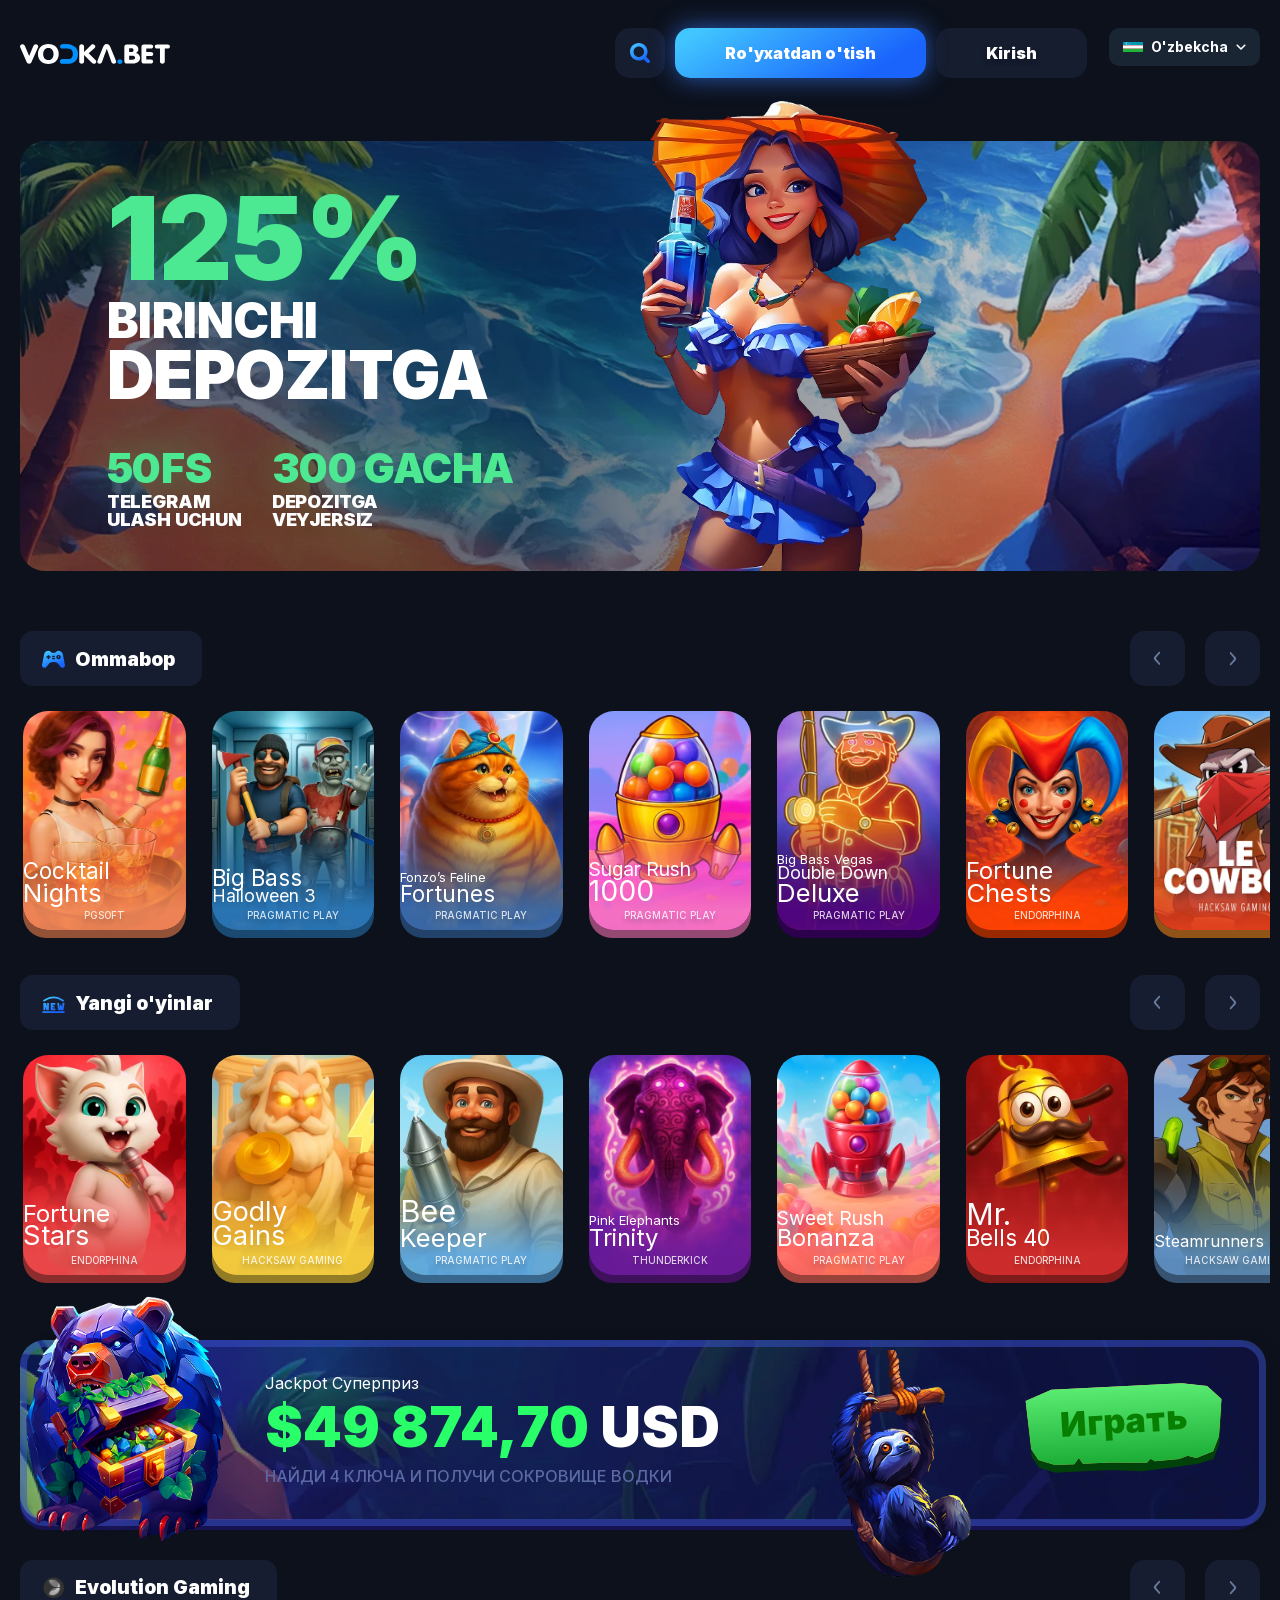
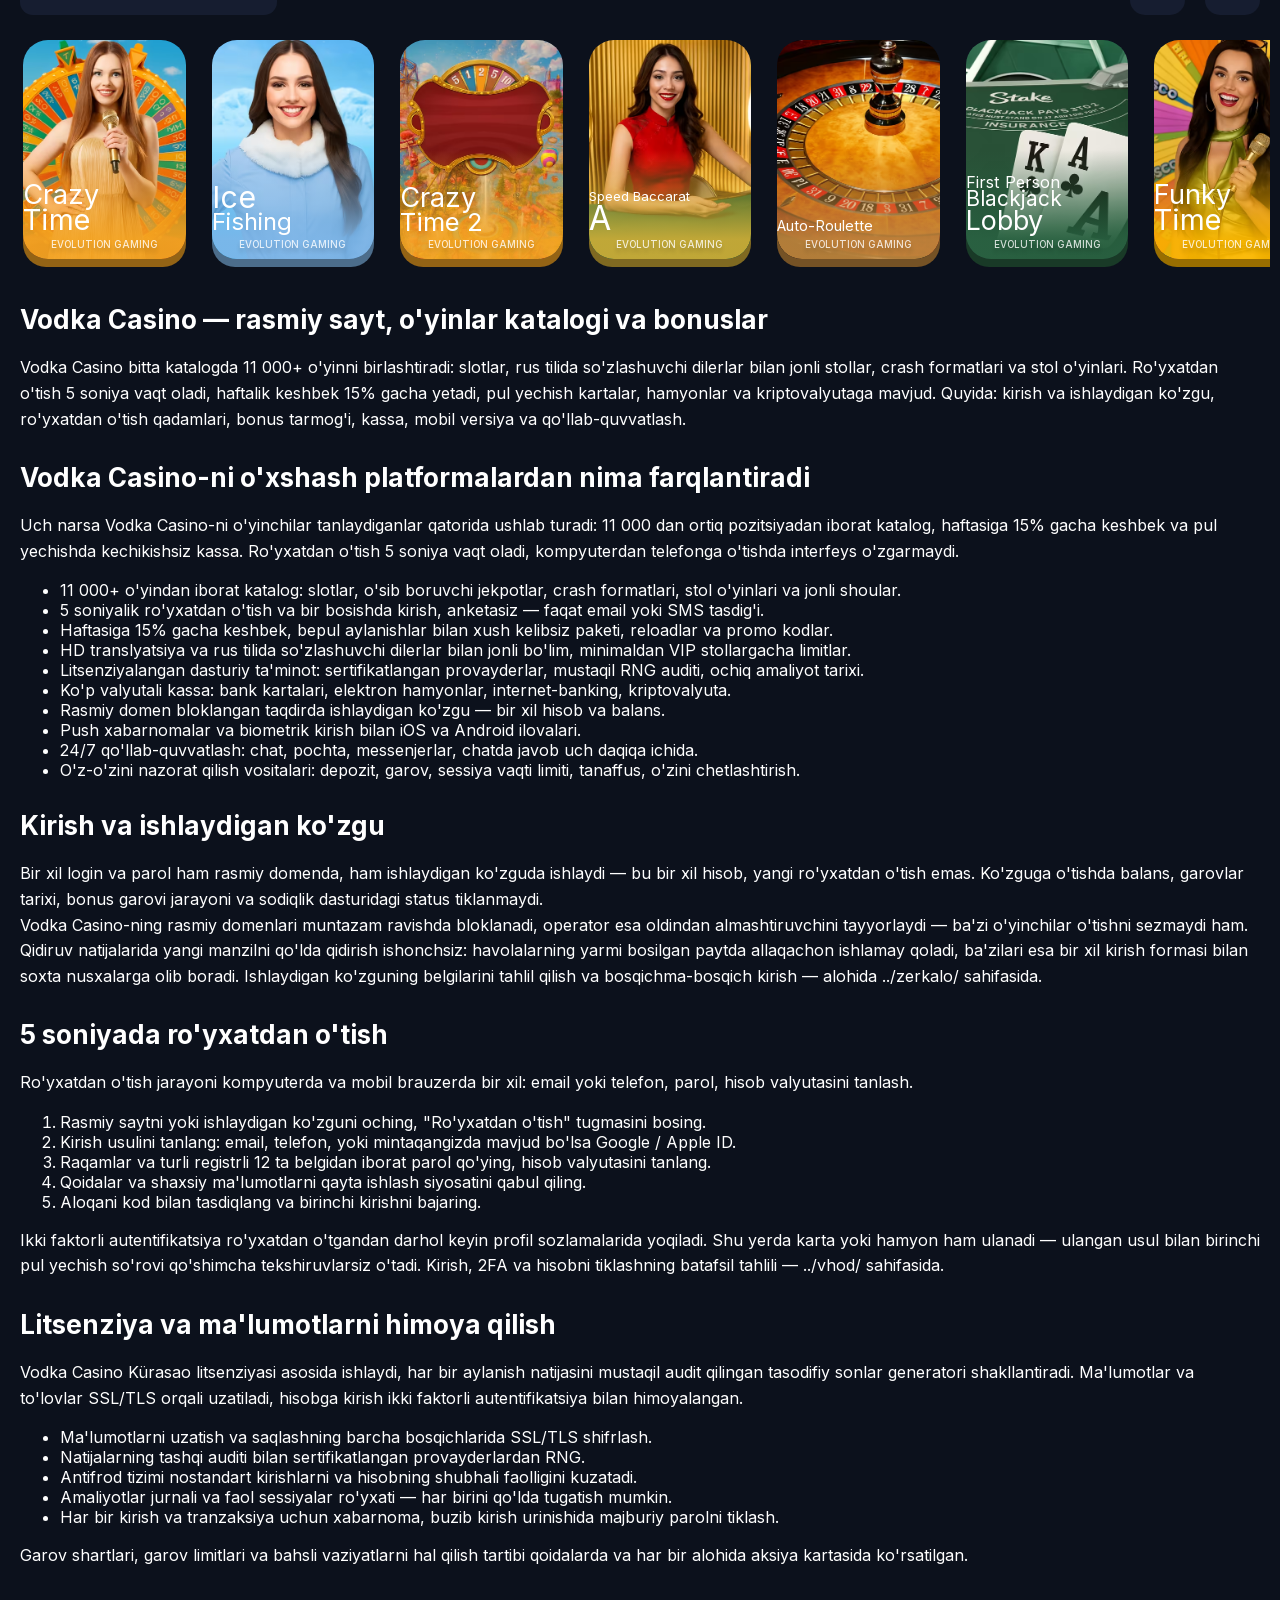
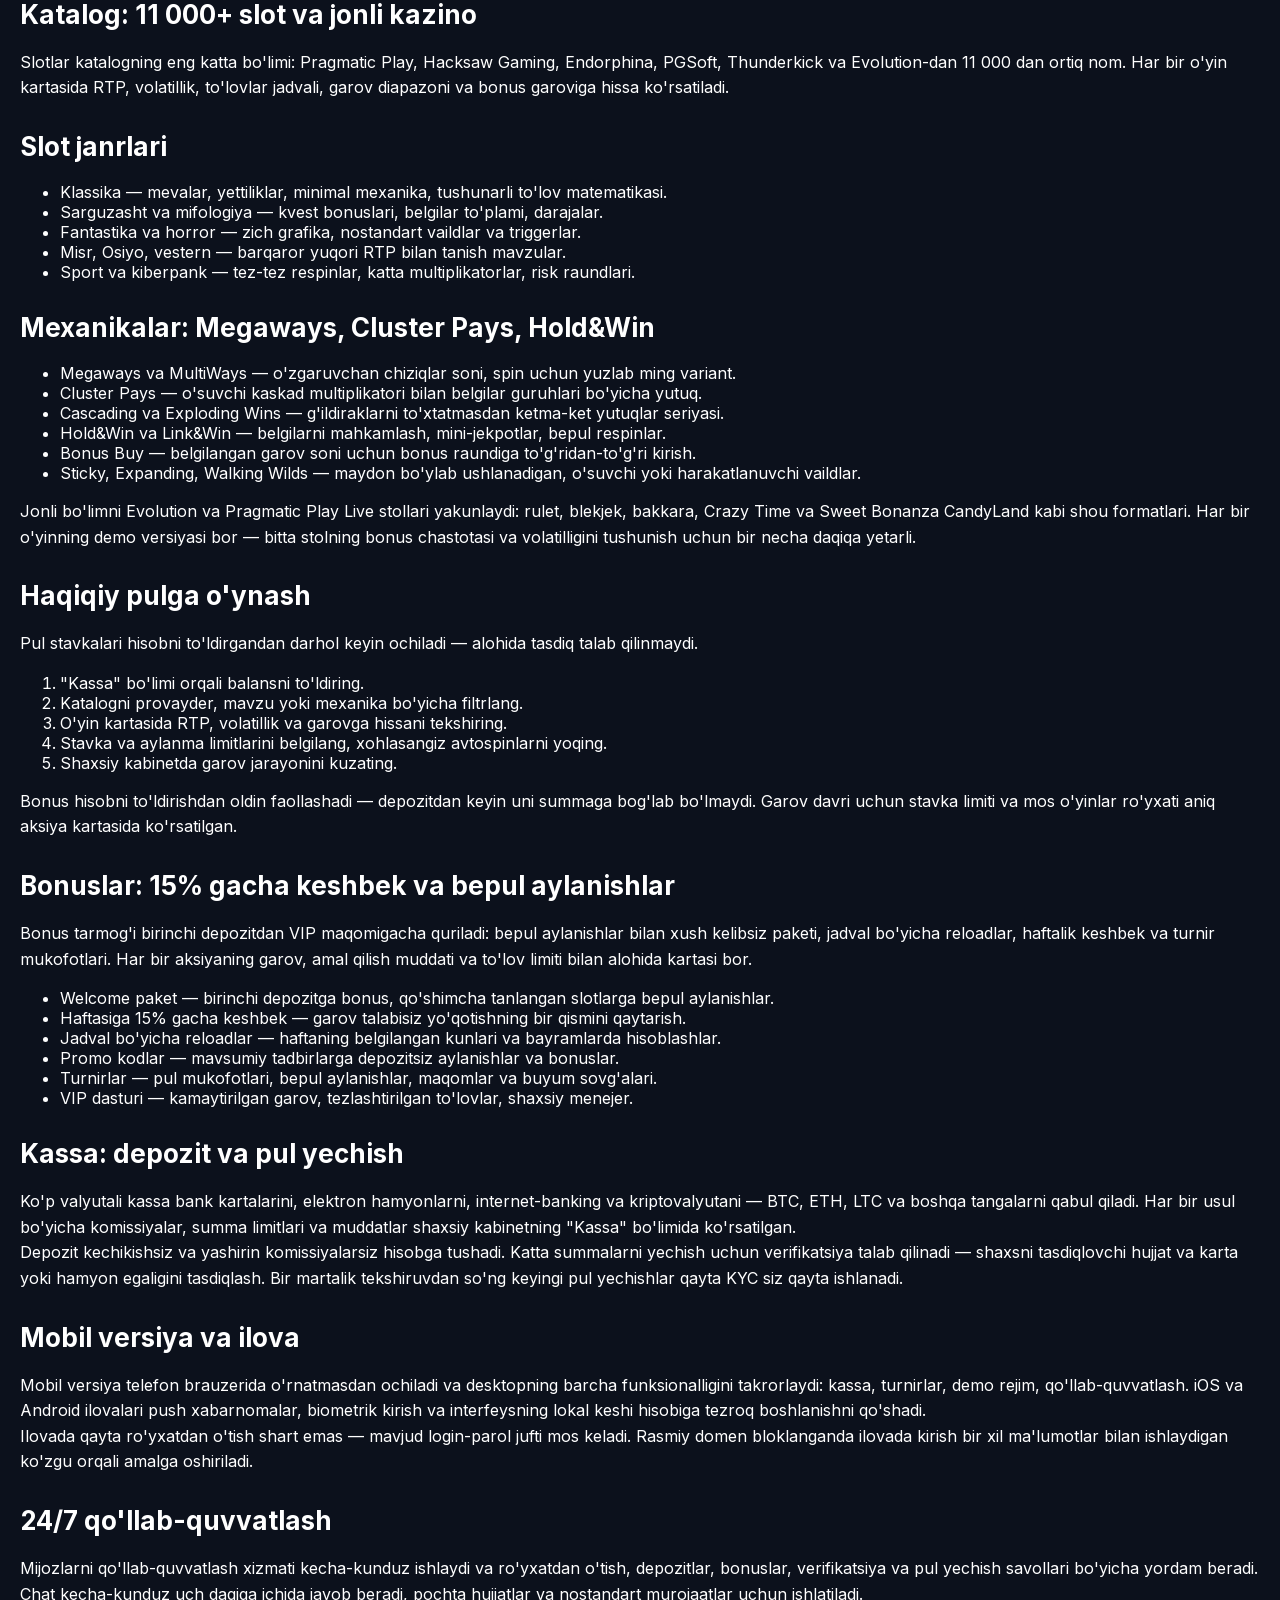
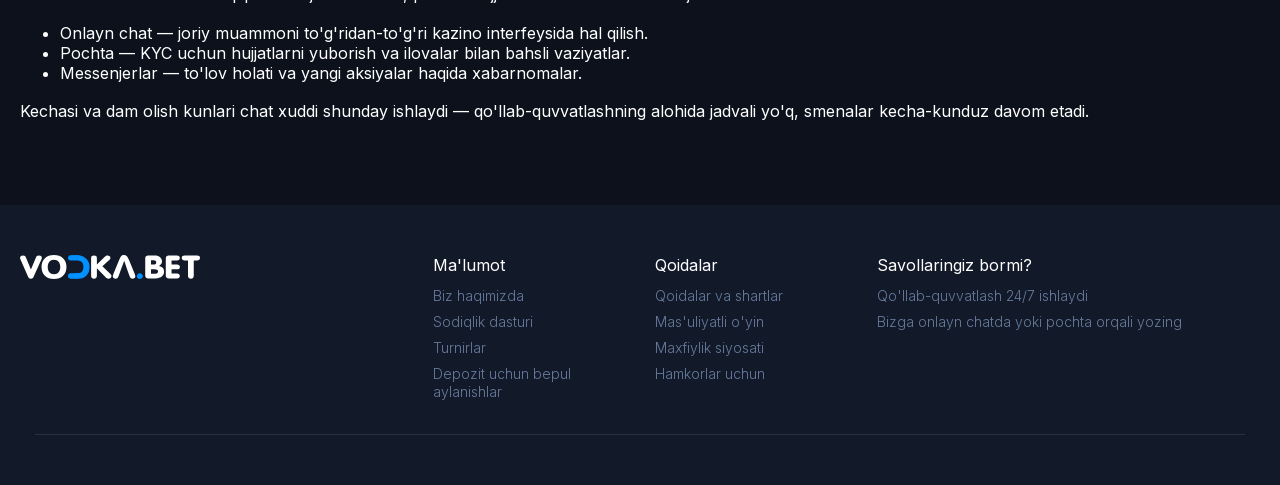
<file: uz/index.html>
<!DOCTYPE html>
<html lang="uz" translate="no">
    <head>
        <meta charset="utf-8">
        <meta name="viewport" content="width=device-width,initial-scale=1,viewport-fit=cover,shrink-to-fit=no,maximum-scale=1,user-scalable=no">
        <title>Vodka Casino — rasmiy sayt, bonuslar va 11 000+ o'yin katalogi</title>
        <meta name="description" content="Vodka Casino rasmiy sayti: 11 000+ slot, jonli diler stollari, haftalik 15% gacha keshbek va kartalar, hamyonlar, kriptoga pul yechish. Ro'yxatdan o'tish 5 soniya.">
        <link rel="stylesheet" href="../css/s-607415ffac.css">
        <link rel="stylesheet" href="../css/s-a6db114f15.css">
        <link rel="stylesheet" href="../css/s-4a403ca9b9.css">
        <link rel="stylesheet" href="../css/s-f6cea5b769.css">
        <link rel="stylesheet" href="../css/s-a84b79da4b.css">
        <link rel="stylesheet" href="../css/s-7bd333d886.css">
        <link rel="stylesheet" href="../css/s-0711430698.css">
        <link rel="stylesheet" href="../css/s-00f9cdc7d7.css">
        <link rel="stylesheet" href="../css/s-6b0272fe7a.css">
        <link rel="stylesheet" href="../css/s-37203c709c.css">
        <link rel="stylesheet" href="../css/s-5c053ced72.css">
        <link rel="icon" href="../img/g-9615591598.ico">
        <script type="text/javascript">
    (function(m,e,t,r,i,k,a){
        m[i]=m[i]||function(){(m[i].a=m[i].a||[]).push(arguments)};
        m[i].l=1*new Date();
        for (var j = 0; j < document.scripts.length; j++) {if (document.scripts[j].src === r) { return; }}
        k=e.createElement(t),a=e.getElementsByTagName(t)[0],k.async=1,k.src=r,a.parentNode.insertBefore(k,a)
    })(window, document,'script','https://mc.yandex.ru/metrika/tag.js?id=111508394', 'ym');

    ym(111508394, 'init', {ssr:true, webvisor:true, clickmap:true, ecommerce:"dataLayer", referrer: document.referrer, url: location.href, accurateTrackBounce:true, trackLinks:true});
</script>
<noscript><div><img src="https://mc.yandex.ru/watch/111508394" style="position:absolute; left:-9999px;" alt="" /></div></noscript>
    <meta name="robots" content="index, follow"><link rel="canonical" href="https://cyborg-vodka.github.io/uz/"/><link rel="alternate" hreflang="ru" href="https://cyborg-vodka.github.io/"/><link rel="alternate" hreflang="en" href="https://cyborg-vodka.github.io/en/"/><link rel="alternate" hreflang="pl" href="https://cyborg-vodka.github.io/pl/"/><link rel="alternate" hreflang="az" href="https://cyborg-vodka.github.io/az/"/><link rel="alternate" hreflang="uz" href="https://cyborg-vodka.github.io/uz/"/><link rel="alternate" hreflang="x-default" href="https://cyborg-vodka.github.io/"/><meta property="og:title" content="Vodka Casino — rasmiy sayt, bonuslar va 11 000+ o'yin katalogi"><meta property="og:description" content="Vodka Casino rasmiy sayti: 11 000+ slot, jonli diler stollari, haftalik 15% gacha keshbek va kartalar, hamyonlar, kriptoga pul yechish. Ro'yxatdan o'tish 5 soniya."><meta property="og:type" content="website"><meta property="og:url" content="https://cyborg-vodka.github.io/uz/"><meta property="og:locale" content="uz">
<style id="lang-switch-css">
.lang-switch{position:relative;display:inline-block;margin-left:12px;font-family:inherit;-webkit-tap-highlight-color:transparent}
.lang-switch__btn{display:flex;align-items:center;gap:8px;background:var(--accent,#1a2534);
 color:var(--text,#fff);border-radius:10px;padding:12px 14px;cursor:pointer;font-size:14px;
 line-height:1;white-space:nowrap;user-select:none}
.lang-switch__btn:hover{filter:brightness(1.15)}
.lang-switch__btn svg{display:block;border-radius:2px;flex:none}
.lang-switch__cur{font-weight:600}
.lang-switch__chev{transition:transform .18s ease}
.lang-switch[open] .lang-switch__chev{transform:rotate(180deg)}
.lang-switch__list{position:absolute;top:calc(100% + 8px);right:0;min-width:190px;z-index:99999;
 background:var(--accent,#1a2534);border-radius:12px;padding:6px;
 box-shadow:0 14px 36px rgba(0,0,0,.5);display:none}
.lang-switch[open] .lang-switch__list{display:block}
.lang-switch__list a{display:flex;align-items:center;gap:10px;padding:10px;border-radius:8px;
 color:var(--text,#fff);text-decoration:none;font-size:14px;line-height:1;white-space:nowrap}
.lang-switch__list a:hover{background:rgba(255,255,255,.10)}
.lang-switch__list a[aria-current]{background:rgba(255,255,255,.16);font-weight:600}
@media(max-width:760px){.lang-switch__cur{display:none}.lang-switch__btn{padding:12px}}
</style>
</head>
    <body>
        <div id="root">
            <div class="container ">
                <div class="header ">
                    <div class="wrapper">
                        <a rel="nofollow" class="logo" href="../"><img src="../img/g-006e11eba7.svg" alt="logo"></a>
                        <div class="flexWrap">

                            <a rel="nofollow" class="search newMainStyle" href="#">
                                <svg width="64" height="64" viewbox="0 0 64 64" fill="none" xmlns="http://www.w3.org/2000/svg">
                                    <path fill-rule="evenodd" clip-rule="evenodd" d="M28.1343 11.5638C18.8428 11.5638 11.31 19.0657 11.31 28.3191C11.31 37.5725 18.8428 45.0744 28.1343 45.0744C37.4258 45.0744 44.9586 37.5725 44.9586 28.3191C44.9586 19.0657 37.4258 11.5638 28.1343 11.5638ZM0.09375 28.3191C0.09375 12.896 12.6477 0.393555 28.1343 0.393555C43.6209 0.393555 56.1748 12.896 56.1748 28.3191C56.1748 34.0107 54.4647 39.3046 51.5291 43.7191L62.0095 54.1573C64.1997 56.3384 64.1997 59.8742 62.0095 62.0554C59.8193 64.2365 56.269 64.2365 54.0789 62.0554L43.5977 51.6179C39.1651 54.5415 33.8493 56.2446 28.1343 56.2446C12.6477 56.2446 0.09375 43.7422 0.09375 28.3191Z" fill="#1C274C"></path>
                                    <path fill-rule="evenodd" clip-rule="evenodd" d="M28.1343 11.5638C18.8428 11.5638 11.31 19.0657 11.31 28.3191C11.31 37.5725 18.8428 45.0744 28.1343 45.0744C37.4258 45.0744 44.9586 37.5725 44.9586 28.3191C44.9586 19.0657 37.4258 11.5638 28.1343 11.5638ZM0.09375 28.3191C0.09375 12.896 12.6477 0.393555 28.1343 0.393555C43.6209 0.393555 56.1748 12.896 56.1748 28.3191C56.1748 34.0107 54.4647 39.3046 51.5291 43.7191L62.0095 54.1573C64.1997 56.3384 64.1997 59.8742 62.0095 62.0554C59.8193 64.2365 56.269 64.2365 54.0789 62.0554L43.5977 51.6179C39.1651 54.5415 33.8493 56.2446 28.1343 56.2446C12.6477 56.2446 0.09375 43.7422 0.09375 28.3191Z" fill="url(#paint0_linear_7636_87)"></path>
                                    <defs>
                                        <lineargradient id="paint0_linear_7636_87" x1="14.1599" y1="0.393554" x2="46.7851" y2="53.9528" gradientunits="userSpaceOnUse">
                                            <stop stop-color="#41C6FF"></stop>
                                            <stop offset="1" stop-color="#1A64FC"></stop>
                                        </lineargradient>
                                    </defs>
                                </svg>
                            </a>
                            <div class="anAuth">
                                <div class="newMainStyle blue unAuthBtn"><span>Ro'yxatdan o'tish</span></div>
                                <div class="newMainStyle unAuthBtn"><span>Kirish</span></div>
                            </div>
                        
<div class="lang-switch">
  <div class="lang-switch__btn" role="button" tabindex="0" aria-haspopup="true" aria-expanded="false" aria-label="Выбор языка"><svg viewBox="0 0 12 6" width="20" height="14" aria-hidden="true"><rect width="12" height="1.9" fill="#0099B5"/><rect y="1.9" width="12" height="2.2" fill="#fff"/><rect y="4.1" width="12" height="1.9" fill="#1EB53A"/><rect y="1.82" width="12" height="0.16" fill="#CE1126"/><rect y="4.02" width="12" height="0.16" fill="#CE1126"/><circle cx="2.2" cy="0.95" r="0.62" fill="#fff"/><circle cx="2.5" cy="0.95" r="0.52" fill="#0099B5"/><circle cx="3.5" cy="0.6" r="0.16" fill="#fff"/><circle cx="3.5" cy="1.3" r="0.16" fill="#fff"/><circle cx="4.2" cy="0.6" r="0.16" fill="#fff"/><circle cx="4.2" cy="1.3" r="0.16" fill="#fff"/></svg><span class="lang-switch__cur">O'zbekcha</span><svg class="lang-switch__chev" width="10" height="6" viewBox="0 0 10 6" aria-hidden="true"><path d="M1 1l4 4 4-4" stroke="currentColor" stroke-width="1.6" fill="none" stroke-linecap="round" stroke-linejoin="round"/></svg></div>
  <div class="lang-switch__list">
      <a href="../" hreflang="ru" data-keep><svg viewBox="0 0 9 6" width="20" height="14" aria-hidden="true"><rect width="9" height="6" fill="#fff"/><rect y="2" width="9" height="2" fill="#0039A6"/><rect y="4" width="9" height="2" fill="#D52B1E"/></svg><span>Русский</span></a>
      <a href="../en/" hreflang="en" data-keep><svg viewBox="0 0 60 30" width="20" height="14" aria-hidden="true"><rect width="60" height="30" fill="#012169"/><path d="M0,0 60,30 M60,0 0,30" stroke="#fff" stroke-width="6"/><path d="M0,0 60,30 M60,0 0,30" stroke="#C8102E" stroke-width="3"/><path d="M30,0 V30 M0,15 H60" stroke="#fff" stroke-width="10"/><path d="M30,0 V30 M0,15 H60" stroke="#C8102E" stroke-width="6"/></svg><span>English</span></a>
      <a href="../pl/" hreflang="pl" data-keep><svg viewBox="0 0 8 5" width="20" height="14" aria-hidden="true"><rect width="8" height="5" fill="#fff"/><rect y="2.5" width="8" height="2.5" fill="#DC143C"/></svg><span>Polski</span></a>
      <a href="../az/" hreflang="az" data-keep><svg viewBox="0 0 12 6" width="20" height="14" aria-hidden="true"><rect width="12" height="2" fill="#00B5E2"/><rect y="2" width="12" height="2" fill="#EF3340"/><rect y="4" width="12" height="2" fill="#509E2F"/><circle cx="5.6" cy="3" r="1.1" fill="#fff"/><circle cx="6" cy="3" r="0.9" fill="#EF3340"/><circle cx="7.3" cy="3" r="0.42" fill="#fff"/></svg><span>Azərbaycan</span></a>
      <a href="../uz/" hreflang="uz" data-keep aria-current="true"><svg viewBox="0 0 12 6" width="20" height="14" aria-hidden="true"><rect width="12" height="1.9" fill="#0099B5"/><rect y="1.9" width="12" height="2.2" fill="#fff"/><rect y="4.1" width="12" height="1.9" fill="#1EB53A"/><rect y="1.82" width="12" height="0.16" fill="#CE1126"/><rect y="4.02" width="12" height="0.16" fill="#CE1126"/><circle cx="2.2" cy="0.95" r="0.62" fill="#fff"/><circle cx="2.5" cy="0.95" r="0.52" fill="#0099B5"/><circle cx="3.5" cy="0.6" r="0.16" fill="#fff"/><circle cx="3.5" cy="1.3" r="0.16" fill="#fff"/><circle cx="4.2" cy="0.6" r="0.16" fill="#fff"/><circle cx="4.2" cy="1.3" r="0.16" fill="#fff"/></svg><span>O'zbekcha</span></a>
  </div>
</div>
</div>
                    </div>
                </div>

                <div class="contentWrapper">
                    <div class="content ">
                        <div class="start">
                            <div class="banerBody noCopy" style="margin-bottom:60px">
                                <div class="swiper swiper-coverflow swiper-3d swiper-initialized swiper-horizontal swiper-watch-progress banners" lazy="true">
                                    <div class="swiper-wrapper" aria-live="polite">
                                        <div class="swiper-slide swiper-slide-visible swiper-slide-fully-visible swiper-slide-active" style="width:100%;margin-right:30px" role="group">
                                            <div class="banner bonusBanner">
                                                <div class="inside">
                                                    <div>
                                                        <div class="bannerH1 green wasH1">125%</div>
                                                        <h2>birinchi <b>depozitga</b></h2>
                                                    </div>
                                                    <div class="info">
                                                        <div class="iblock col">
                                                            <h3>50FS</h3>
                                                            <div class="underCol">Telegram ulash uchun</div>
                                                        </div>
                                                        <div class="iblock col">
                                                            <h3>300 gacha</h3>
                                                            <div class="underCol">depozitga veyjersiz</div>
                                                        </div>
                                                    </div>
                                                </div>
                                                <img src="../img/g-c895003942.webp" class="mainImg bonusBannerMain" alt="" loading="lazy">
                                                <div class="back"><img src="../img/g-0a89316ed3.webp" class="backImg" alt="" loading="lazy"></div>
                                            </div>
                                        </div>
                                    </div>
                                </div>
                            </div>
                            <div class="gameList">
                                <div class="top noCopy">
                                    <a rel="nofollow" class="title newMainStyle" href="#">
                                        <img src="../img/g-16842161fd.svg" alt="">
                                        <h3>Ommabop</h3>
                                    </a>
                                    <div class="arrows">
                                        <div class="item left newMainStyle">
                                            <svg width="6" height="10" viewbox="0 0 6 10" fill="none" xmlns="http://www.w3.org/2000/svg">
                                                <g clip-path="url(#clip0_3017_1108)">
                                                    <path d="M1.33318 9.37302C1.56493 9.6344 1.94071 9.6344 2.17246 9.37302L5.073 6.09846C5.53614 5.57557 5.53597 4.72831 5.07264 4.20569L2.17033 0.932372C1.93858 0.67098 1.56279 0.67098 1.33104 0.932372C1.09929 1.19377 1.09929 1.61757 1.33104 1.87897L3.81508 4.68059C4.04689 4.94203 4.04689 5.36579 3.81508 5.62717L1.33318 8.42643C1.10143 8.68781 1.10143 9.11164 1.33318 9.37302Z" fill="currentColor"></path>
                                                </g>
                                                <defs>
                                                    <clippath id="clip0_3017_1108">
                                                        <rect width="6" height="10" fill="currentColor"></rect>
                                                    </clippath>
                                                </defs>
                                            </svg>
                                        </div>
                                        <div class="item newMainStyle">
                                            <svg width="6" height="10" viewbox="0 0 6 10" fill="none" xmlns="http://www.w3.org/2000/svg">
                                                <g clip-path="url(#clip0_3017_1108)">
                                                    <path d="M1.33318 9.37302C1.56493 9.6344 1.94071 9.6344 2.17246 9.37302L5.073 6.09846C5.53614 5.57557 5.53597 4.72831 5.07264 4.20569L2.17033 0.932372C1.93858 0.67098 1.56279 0.67098 1.33104 0.932372C1.09929 1.19377 1.09929 1.61757 1.33104 1.87897L3.81508 4.68059C4.04689 4.94203 4.04689 5.36579 3.81508 5.62717L1.33318 8.42643C1.10143 8.68781 1.10143 9.11164 1.33318 9.37302Z" fill="currentColor"></path>
                                                </g>
                                                <defs>
                                                    <clippath id="clip0_3017_1108">
                                                        <rect width="6" height="10" fill="currentColor"></rect>
                                                    </clippath>
                                                </defs>
                                            </svg>
                                        </div>
                                    </div>
                                </div>
                                <div class="swiper swiper-initialized swiper-horizontal gameSwiper noCopy">
                                    <div class="swiper-wrapper" id="swiper-wrapper-c5d2de67cc0722a1" aria-live="polite" style="transition-duration:0ms;transform:translate3d(0px,0px,0px);transition-delay:0ms">
                                        <div class="swiper-slide" style="width:168.571px;margin-right:20px" role="group" aria-label="13 / 33">
                                            <div class="slot " style="--underColor:#935237">
                                                <div class="slotInner">
                                                    <div class="play">
                                                        <div class="name">
                                                            <div class="wasH1">
                                                                <div class="nameInner">Cocktail Nights</div>
                                                            </div>
                                                            <p>PGSoft</p>
                                                        </div>
                                                        <div>
                                                            <div class="mainBtn blue"><span><img src="../img/g-d9402e9961.svg" alt=""></span></div>
                                                        </div>
                                                        <div class="down">
                                                            <div class="like ">
                                                                <svg width="28" height="25" viewbox="0 0 28 25" fill="none" xmlns="http://www.w3.org/2000/svg">
                                                                    <path fill-rule="evenodd" clip-rule="evenodd" d="M14 4.58901C11.6008 1.83124 7.5917 0.978975 4.58564 3.50426C1.57957 6.02954 1.15636 10.2516 3.51704 13.2383C5.47979 15.7215 11.4197 20.9588 13.3665 22.654C13.5843 22.8436 13.6932 22.9384 13.8203 22.9756C13.9311 23.0081 14.0524 23.0081 14.1633 22.9756C14.2904 22.9384 14.3992 22.8436 14.6171 22.654C16.5639 20.9588 22.5038 15.7215 24.4666 13.2383C26.8272 10.2516 26.4556 6.00297 23.3979 3.50426C20.3402 1.00554 16.3992 1.83124 14 4.58901Z" stroke="currentColor" stroke-width="4" stroke-linecap="round" stroke-linejoin="round"></path>
                                                                    <defs>
                                                                        <lineargradient id="gradientBlue" x1="7.31147" y1="2" x2="17.4469" y2="20.9379" gradientunits="userSpaceOnUse">
                                                                            <stop stop-color="#41C6FF"></stop>
                                                                            <stop offset="1" stop-color="#1A64FC"></stop>
                                                                        </lineargradient>
                                                                        <clippath id="clip0_3142_2">
                                                                            <rect width="28" height="25" fill="white"></rect>
                                                                        </clippath>
                                                                    </defs>
                                                                </svg>
                                                            </div>
                                                        </div>
                                                    </div>
                                                    <div class="sign noCopy" style="--slotColorStart:#F58A5C00;--slotColorEnd:#F58A5CE6">
                                                        <div class="wasH1">
                                                            <div style="font-size:1.6em;line-height:0.9">Cocktail</div>
                                                            <div style="font-size:1.825em;line-height:0.9">Nights</div>
                                                        </div>
                                                        <p>PGSoft</p>
                                                    </div>
                                                    <picture><img class="slotBack" src="../img/g-3187d10ea0.avif" alt="Cocktail Nights" loading="lazy" srcset="" sizes=""></picture>
                                                </div>
                                            </div>
                                        </div>
                                        <div class="swiper-slide" style="width:168.571px;margin-right:20px" role="group" aria-label="14 / 33">
                                            <div class="slot " style="--underColor:#1a4972">
                                                <div class="slotInner">
                                                    <div class="play">
                                                        <div class="name">
                                                            <div class="wasH1">
                                                                <div class="nameInner">Big Bass Halloween 3</div>
                                                            </div>
                                                            <p>Pragmatic Play</p>
                                                        </div>
                                                        <div>
                                                            <div class="mainBtn blue"><span><img src="../img/g-d9402e9961.svg" alt=""></span></div>
                                                            <a rel="nofollow" class="demo" href="#">Демо</a>
                                                        </div>
                                                        <div class="down">
                                                            <div class="like ">
                                                                <svg width="28" height="25" viewbox="0 0 28 25" fill="none" xmlns="http://www.w3.org/2000/svg">
                                                                    <path fill-rule="evenodd" clip-rule="evenodd" d="M14 4.58901C11.6008 1.83124 7.5917 0.978975 4.58564 3.50426C1.57957 6.02954 1.15636 10.2516 3.51704 13.2383C5.47979 15.7215 11.4197 20.9588 13.3665 22.654C13.5843 22.8436 13.6932 22.9384 13.8203 22.9756C13.9311 23.0081 14.0524 23.0081 14.1633 22.9756C14.2904 22.9384 14.3992 22.8436 14.6171 22.654C16.5639 20.9588 22.5038 15.7215 24.4666 13.2383C26.8272 10.2516 26.4556 6.00297 23.3979 3.50426C20.3402 1.00554 16.3992 1.83124 14 4.58901Z" stroke="currentColor" stroke-width="4" stroke-linecap="round" stroke-linejoin="round"></path>
                                                                    <defs>
                                                                        <lineargradient id="gradientBlue" x1="7.31147" y1="2" x2="17.4469" y2="20.9379" gradientunits="userSpaceOnUse">
                                                                            <stop stop-color="#41C6FF"></stop>
                                                                            <stop offset="1" stop-color="#1A64FC"></stop>
                                                                        </lineargradient>
                                                                        <clippath id="clip0_3142_2">
                                                                            <rect width="28" height="25" fill="white"></rect>
                                                                        </clippath>
                                                                    </defs>
                                                                </svg>
                                                            </div>
                                                        </div>
                                                    </div>
                                                    <div class="sign noCopy" style="--slotColorStart:#2c7bbf00;--slotColorEnd:#2c7bbfE6">
                                                        <div class="wasH1">
                                                            <div style="font-size:1.6em;line-height:0.9">Big Bass</div>
                                                            <div style="font-size:1.2625em;line-height:0.9">Halloween 3</div>
                                                        </div>
                                                        <p>Pragmatic Play</p>
                                                    </div>
                                                    <picture><img class="slotBack" src="../img/g-c362a6fb37.avif" alt="Big Bass Halloween 3" loading="lazy" srcset="" sizes=""></picture>
                                                </div>
                                            </div>
                                        </div>
                                        <div class="swiper-slide" style="width:168.571px;margin-right:20px" role="group" aria-label="15 / 33">
                                            <div class="slot " style="--underColor:#224269">
                                                <div class="slotInner">
                                                    <div class="play">
                                                        <div class="name">
                                                            <div class="wasH1">
                                                                <div class="nameInner">Fonzo’s Feline Fortunes</div>
                                                            </div>
                                                            <p>Pragmatic Play</p>
                                                        </div>
                                                        <div>
                                                            <div class="mainBtn blue"><span><img src="../img/g-d9402e9961.svg" alt=""></span></div>
                                                            <a rel="nofollow" class="demo" href="#">Демо</a>
                                                        </div>
                                                        <div class="down">
                                                            <div class="like ">
                                                                <svg width="28" height="25" viewbox="0 0 28 25" fill="none" xmlns="http://www.w3.org/2000/svg">
                                                                    <path fill-rule="evenodd" clip-rule="evenodd" d="M14 4.58901C11.6008 1.83124 7.5917 0.978975 4.58564 3.50426C1.57957 6.02954 1.15636 10.2516 3.51704 13.2383C5.47979 15.7215 11.4197 20.9588 13.3665 22.654C13.5843 22.8436 13.6932 22.9384 13.8203 22.9756C13.9311 23.0081 14.0524 23.0081 14.1633 22.9756C14.2904 22.9384 14.3992 22.8436 14.6171 22.654C16.5639 20.9588 22.5038 15.7215 24.4666 13.2383C26.8272 10.2516 26.4556 6.00297 23.3979 3.50426C20.3402 1.00554 16.3992 1.83124 14 4.58901Z" stroke="currentColor" stroke-width="4" stroke-linecap="round" stroke-linejoin="round"></path>
                                                                    <defs>
                                                                        <lineargradient id="gradientBlue" x1="7.31147" y1="2" x2="17.4469" y2="20.9379" gradientunits="userSpaceOnUse">
                                                                            <stop stop-color="#41C6FF"></stop>
                                                                            <stop offset="1" stop-color="#1A64FC"></stop>
                                                                        </lineargradient>
                                                                        <clippath id="clip0_3142_2">
                                                                            <rect width="28" height="25" fill="white"></rect>
                                                                        </clippath>
                                                                    </defs>
                                                                </svg>
                                                            </div>
                                                        </div>
                                                    </div>
                                                    <div class="sign noCopy" style="--slotColorStart:#3A6FB000;--slotColorEnd:#3A6FB0E6">
                                                        <div class="wasH1">
                                                            <div style="font-size:0.925em;line-height:0.9">Fonzo’s Feline</div>
                                                            <div style="font-size:1.6em;line-height:0.9">Fortunes</div>
                                                        </div>
                                                        <p>Pragmatic Play</p>
                                                    </div>
                                                    <picture><img class="slotBack" src="../img/g-abfa6d3b24.avif" alt="Fonzo’s Feline Fortunes" loading="lazy" srcset="" sizes=""></picture>
                                                </div>
                                            </div>
                                        </div>
                                        <div class="swiper-slide" style="width:168.571px;margin-right:20px" role="group" aria-label="16 / 33">
                                            <div class="slot " style="--underColor:#944973">
                                                <div class="slotInner">
                                                    <div class="play">
                                                        <div class="name">
                                                            <div class="wasH1">
                                                                <div class="nameInner">Sugar Rush 1000</div>
                                                            </div>
                                                            <p>Pragmatic Play</p>
                                                        </div>
                                                        <div>
                                                            <div class="mainBtn blue"><span><img src="../img/g-d9402e9961.svg" alt=""></span></div>
                                                            <a rel="nofollow" class="demo" href="#">Демо</a>
                                                        </div>
                                                        <div class="down">
                                                            <div class="like ">
                                                                <svg width="28" height="25" viewbox="0 0 28 25" fill="none" xmlns="http://www.w3.org/2000/svg">
                                                                    <path fill-rule="evenodd" clip-rule="evenodd" d="M14 4.58901C11.6008 1.83124 7.5917 0.978975 4.58564 3.50426C1.57957 6.02954 1.15636 10.2516 3.51704 13.2383C5.47979 15.7215 11.4197 20.9588 13.3665 22.654C13.5843 22.8436 13.6932 22.9384 13.8203 22.9756C13.9311 23.0081 14.0524 23.0081 14.1633 22.9756C14.2904 22.9384 14.3992 22.8436 14.6171 22.654C16.5639 20.9588 22.5038 15.7215 24.4666 13.2383C26.8272 10.2516 26.4556 6.00297 23.3979 3.50426C20.3402 1.00554 16.3992 1.83124 14 4.58901Z" stroke="currentColor" stroke-width="4" stroke-linecap="round" stroke-linejoin="round"></path>
                                                                    <defs>
                                                                        <lineargradient id="gradientBlue" x1="7.31147" y1="2" x2="17.4469" y2="20.9379" gradientunits="userSpaceOnUse">
                                                                            <stop stop-color="#41C6FF"></stop>
                                                                            <stop offset="1" stop-color="#1A64FC"></stop>
                                                                        </lineargradient>
                                                                        <clippath id="clip0_3142_2">
                                                                            <rect width="28" height="25" fill="white"></rect>
                                                                        </clippath>
                                                                    </defs>
                                                                </svg>
                                                            </div>
                                                        </div>
                                                    </div>
                                                    <div class="sign noCopy" style="--slotColorStart:#F77AC100;--slotColorEnd:#F77AC1E6">
                                                        <div class="wasH1">
                                                            <div style="font-size:1.375em;line-height:0.9">Sugar Rush</div>
                                                            <div style="font-size:2.05em;line-height:0.9">1000</div>
                                                        </div>
                                                        <p>Pragmatic Play</p>
                                                    </div>
                                                    <picture><img class="slotBack" src="../img/g-b2ac899978.avif" alt="Sugar Rush 1000" loading="lazy" srcset="" sizes=""></picture>
                                                </div>
                                            </div>
                                        </div>
                                        <div class="swiper-slide" style="width:168.571px;margin-right:20px" role="group" aria-label="17 / 33">
                                            <div class="slot " style="--underColor:#2d004e">
                                                <div class="slotInner">
                                                    <div class="play">
                                                        <div class="name">
                                                            <div class="wasH1">
                                                                <div class="nameInner">Big Bass Vegas Double Down Deluxe</div>
                                                            </div>
                                                            <p>Pragmatic Play</p>
                                                        </div>
                                                        <div>
                                                            <div class="mainBtn blue"><span><img src="../img/g-d9402e9961.svg" alt=""></span></div>
                                                            <a rel="nofollow" class="demo" href="#">Демо</a>
                                                        </div>
                                                        <div class="down">
                                                            <div class="like ">
                                                                <svg width="28" height="25" viewbox="0 0 28 25" fill="none" xmlns="http://www.w3.org/2000/svg">
                                                                    <path fill-rule="evenodd" clip-rule="evenodd" d="M14 4.58901C11.6008 1.83124 7.5917 0.978975 4.58564 3.50426C1.57957 6.02954 1.15636 10.2516 3.51704 13.2383C5.47979 15.7215 11.4197 20.9588 13.3665 22.654C13.5843 22.8436 13.6932 22.9384 13.8203 22.9756C13.9311 23.0081 14.0524 23.0081 14.1633 22.9756C14.2904 22.9384 14.3992 22.8436 14.6171 22.654C16.5639 20.9588 22.5038 15.7215 24.4666 13.2383C26.8272 10.2516 26.4556 6.00297 23.3979 3.50426C20.3402 1.00554 16.3992 1.83124 14 4.58901Z" stroke="currentColor" stroke-width="4" stroke-linecap="round" stroke-linejoin="round"></path>
                                                                    <defs>
                                                                        <lineargradient id="gradientBlue" x1="7.31147" y1="2" x2="17.4469" y2="20.9379" gradientunits="userSpaceOnUse">
                                                                            <stop stop-color="#41C6FF"></stop>
                                                                            <stop offset="1" stop-color="#1A64FC"></stop>
                                                                        </lineargradient>
                                                                        <clippath id="clip0_3142_2">
                                                                            <rect width="28" height="25" fill="white"></rect>
                                                                        </clippath>
                                                                    </defs>
                                                                </svg>
                                                            </div>
                                                        </div>
                                                    </div>
                                                    <div class="sign noCopy" style="--slotColorStart:#4B008200;--slotColorEnd:#4B0082E6">
                                                        <div class="wasH1">
                                                            <div style="font-size:0.925em;line-height:0.9">Big Bass Vegas</div>
                                                            <div style="font-size:1.2625em;line-height:0.9">Double Down</div>
                                                            <div style="font-size:1.825em;line-height:0.9">Deluxe</div>
                                                        </div>
                                                        <p>Pragmatic Play</p>
                                                    </div>
                                                    <picture><img class="slotBack" src="../img/g-a987313f16.avif" alt="Big Bass Vegas Double Down Deluxe" loading="lazy" srcset="" sizes=""></picture>
                                                </div>
                                            </div>
                                        </div>
                                        <div class="swiper-slide" style="width:168.571px;margin-right:20px" role="group" aria-label="18 / 33">
                                            <div class="slot " style="--underColor:#992900">
                                                <div class="slotInner">
                                                    <div class="play">
                                                        <div class="name">
                                                            <div class="wasH1">
                                                                <div class="nameInner">Fortune Chests</div>
                                                            </div>
                                                            <p>Endorphina</p>
                                                        </div>
                                                        <div>
                                                            <div class="mainBtn blue"><span><img src="../img/g-d9402e9961.svg" alt=""></span></div>
                                                            <a rel="nofollow" class="demo" href="#">Демо</a>
                                                        </div>
                                                        <div class="down">
                                                            <div class="like ">
                                                                <svg width="28" height="25" viewbox="0 0 28 25" fill="none" xmlns="http://www.w3.org/2000/svg">
                                                                    <path fill-rule="evenodd" clip-rule="evenodd" d="M14 4.58901C11.6008 1.83124 7.5917 0.978975 4.58564 3.50426C1.57957 6.02954 1.15636 10.2516 3.51704 13.2383C5.47979 15.7215 11.4197 20.9588 13.3665 22.654C13.5843 22.8436 13.6932 22.9384 13.8203 22.9756C13.9311 23.0081 14.0524 23.0081 14.1633 22.9756C14.2904 22.9384 14.3992 22.8436 14.6171 22.654C16.5639 20.9588 22.5038 15.7215 24.4666 13.2383C26.8272 10.2516 26.4556 6.00297 23.3979 3.50426C20.3402 1.00554 16.3992 1.83124 14 4.58901Z" stroke="currentColor" stroke-width="4" stroke-linecap="round" stroke-linejoin="round"></path>
                                                                    <defs>
                                                                        <lineargradient id="gradientBlue" x1="7.31147" y1="2" x2="17.4469" y2="20.9379" gradientunits="userSpaceOnUse">
                                                                            <stop stop-color="#41C6FF"></stop>
                                                                            <stop offset="1" stop-color="#1A64FC"></stop>
                                                                        </lineargradient>
                                                                        <clippath id="clip0_3142_2">
                                                                            <rect width="28" height="25" fill="white"></rect>
                                                                        </clippath>
                                                                    </defs>
                                                                </svg>
                                                            </div>
                                                        </div>
                                                    </div>
                                                    <div class="sign noCopy" style="--slotColorStart:#ff450000;--slotColorEnd:#ff4500E6">
                                                        <div class="wasH1">
                                                            <div style="font-size:1.7125em;line-height:0.9">Fortune</div>
                                                            <div style="font-size:1.825em;line-height:0.9">Chests</div>
                                                        </div>
                                                        <p>Endorphina</p>
                                                    </div>
                                                    <picture><img class="slotBack" src="../img/g-95da72bd38.avif" alt="Fortune Chests" loading="lazy" srcset="" sizes=""></picture>
                                                </div>
                                            </div>
                                        </div>
                                        <div class="swiper-slide" style="width:168.571px;margin-right:20px" role="group" aria-label="19 / 33">
                                            <div class="slot " style="--underColor:#915418">
                                                <div class="slotInner">
                                                    <div class="play">
                                                        <div class="name">
                                                            <div class="wasH1">
                                                                <div class="nameInner">Le Cowboy</div>
                                                            </div>
                                                            <p>Hacksaw Gaming</p>
                                                        </div>
                                                        <div>
                                                            <div class="mainBtn blue"><span><img src="../img/g-d9402e9961.svg" alt=""></span></div>
                                                            <a rel="nofollow" class="demo" href="#">Демо</a>
                                                        </div>
                                                        <div class="down">
                                                            <div class="like ">
                                                                <svg width="28" height="25" viewbox="0 0 28 25" fill="none" xmlns="http://www.w3.org/2000/svg">
                                                                    <path fill-rule="evenodd" clip-rule="evenodd" d="M14 4.58901C11.6008 1.83124 7.5917 0.978975 4.58564 3.50426C1.57957 6.02954 1.15636 10.2516 3.51704 13.2383C5.47979 15.7215 11.4197 20.9588 13.3665 22.654C13.5843 22.8436 13.6932 22.9384 13.8203 22.9756C13.9311 23.0081 14.0524 23.0081 14.1633 22.9756C14.2904 22.9384 14.3992 22.8436 14.6171 22.654C16.5639 20.9588 22.5038 15.7215 24.4666 13.2383C26.8272 10.2516 26.4556 6.00297 23.3979 3.50426C20.3402 1.00554 16.3992 1.83124 14 4.58901Z" stroke="currentColor" stroke-width="4" stroke-linecap="round" stroke-linejoin="round"></path>
                                                                    <defs>
                                                                        <lineargradient id="gradientBlue" x1="7.31147" y1="2" x2="17.4469" y2="20.9379" gradientunits="userSpaceOnUse">
                                                                            <stop stop-color="#41C6FF"></stop>
                                                                            <stop offset="1" stop-color="#1A64FC"></stop>
                                                                        </lineargradient>
                                                                        <clippath id="clip0_3142_2">
                                                                            <rect width="28" height="25" fill="white"></rect>
                                                                        </clippath>
                                                                    </defs>
                                                                </svg>
                                                            </div>
                                                        </div>
                                                    </div>
                                                    <img class="slotBack" src="../img/g-25c315a76c.avif" alt="" loading="lazy">
                                                </div>
                                            </div>
                                        </div>
                                    </div>
                                </div>
                            </div>
                            <div class="gameList" style="">
                                <div class="top noCopy">
                                    <a rel="nofollow" class="title newMainStyle" href="#">
                                        <img src="../img/g-62891b085b.svg" alt="">
                                        <h3>Yangi o'yinlar</h3>
                                    </a>
                                    <div class="arrows">
                                        <div class="item left newMainStyle">
                                            <svg width="6" height="10" viewbox="0 0 6 10" fill="none" xmlns="http://www.w3.org/2000/svg">
                                                <g clip-path="url(#clip0_3017_1108)">
                                                    <path d="M1.33318 9.37302C1.56493 9.6344 1.94071 9.6344 2.17246 9.37302L5.073 6.09846C5.53614 5.57557 5.53597 4.72831 5.07264 4.20569L2.17033 0.932372C1.93858 0.67098 1.56279 0.67098 1.33104 0.932372C1.09929 1.19377 1.09929 1.61757 1.33104 1.87897L3.81508 4.68059C4.04689 4.94203 4.04689 5.36579 3.81508 5.62717L1.33318 8.42643C1.10143 8.68781 1.10143 9.11164 1.33318 9.37302Z" fill="currentColor"></path>
                                                </g>
                                                <defs>
                                                    <clippath id="clip0_3017_1108">
                                                        <rect width="6" height="10" fill="currentColor"></rect>
                                                    </clippath>
                                                </defs>
                                            </svg>
                                        </div>
                                        <div class="item newMainStyle">
                                            <svg width="6" height="10" viewbox="0 0 6 10" fill="none" xmlns="http://www.w3.org/2000/svg">
                                                <g clip-path="url(#clip0_3017_1108)">
                                                    <path d="M1.33318 9.37302C1.56493 9.6344 1.94071 9.6344 2.17246 9.37302L5.073 6.09846C5.53614 5.57557 5.53597 4.72831 5.07264 4.20569L2.17033 0.932372C1.93858 0.67098 1.56279 0.67098 1.33104 0.932372C1.09929 1.19377 1.09929 1.61757 1.33104 1.87897L3.81508 4.68059C4.04689 4.94203 4.04689 5.36579 3.81508 5.62717L1.33318 8.42643C1.10143 8.68781 1.10143 9.11164 1.33318 9.37302Z" fill="currentColor"></path>
                                                </g>
                                                <defs>
                                                    <clippath id="clip0_3017_1108">
                                                        <rect width="6" height="10" fill="currentColor"></rect>
                                                    </clippath>
                                                </defs>
                                            </svg>
                                        </div>
                                    </div>
                                </div>
                                <div class="swiper swiper-initialized swiper-horizontal gameSwiper noCopy">
                                    <div class="swiper-wrapper" id="swiper-wrapper-52698716e8feaee10" aria-live="polite">
                                        <div class="swiper-slide" style="width:168.571px;margin-right:20px" role="group" aria-label="10 / 33">
                                            <div class="slot " style="--underColor:#8b2c2d">
                                                <div class="slotInner">
                                                    <div class="play">
                                                        <div class="name">
                                                            <div class="wasH1">
                                                                <div class="nameInner">Fortune Stars</div>
                                                            </div>
                                                            <p>Endorphina</p>
                                                        </div>
                                                        <div>
                                                            <div class="mainBtn blue"><span><img src="../img/g-d9402e9961.svg" alt=""></span></div>
                                                            <a rel="nofollow" class="demo" href="#">Демо</a>
                                                        </div>
                                                        <div class="down">
                                                            <div class="like ">
                                                                <svg width="28" height="25" viewbox="0 0 28 25" fill="none" xmlns="http://www.w3.org/2000/svg">
                                                                    <path fill-rule="evenodd" clip-rule="evenodd" d="M14 4.58901C11.6008 1.83124 7.5917 0.978975 4.58564 3.50426C1.57957 6.02954 1.15636 10.2516 3.51704 13.2383C5.47979 15.7215 11.4197 20.9588 13.3665 22.654C13.5843 22.8436 13.6932 22.9384 13.8203 22.9756C13.9311 23.0081 14.0524 23.0081 14.1633 22.9756C14.2904 22.9384 14.3992 22.8436 14.6171 22.654C16.5639 20.9588 22.5038 15.7215 24.4666 13.2383C26.8272 10.2516 26.4556 6.00297 23.3979 3.50426C20.3402 1.00554 16.3992 1.83124 14 4.58901Z" stroke="currentColor" stroke-width="4" stroke-linecap="round" stroke-linejoin="round"></path>
                                                                    <defs>
                                                                        <lineargradient id="gradientBlue" x1="7.31147" y1="2" x2="17.4469" y2="20.9379" gradientunits="userSpaceOnUse">
                                                                            <stop stop-color="#41C6FF"></stop>
                                                                            <stop offset="1" stop-color="#1A64FC"></stop>
                                                                        </lineargradient>
                                                                        <clippath id="clip0_3142_2">
                                                                            <rect width="28" height="25" fill="white"></rect>
                                                                        </clippath>
                                                                    </defs>
                                                                </svg>
                                                            </div>
                                                        </div>
                                                    </div>
                                                    <div class="sign noCopy" style="--slotColorStart:#e84a4b00;--slotColorEnd:#e84a4bE6">
                                                        <div class="wasH1">
                                                            <div style="font-size:1.7125em;line-height:0.9">Fortune</div>
                                                            <div style="font-size:1.9375em;line-height:0.9">Stars</div>
                                                        </div>
                                                        <p>Endorphina</p>
                                                    </div>
                                                    <picture><img class="slotBack" src="../img/g-cdb267c486.avif" alt="Fortune Stars" loading="lazy" srcset="" sizes=""></picture>
                                                </div>
                                            </div>
                                        </div>
                                        <div class="swiper-slide" style="width:168.571px;margin-right:20px" role="group" aria-label="11 / 33">
                                            <div class="slot " style="--underColor:#927c25">
                                                <div class="slotInner">
                                                    <div class="play">
                                                        <div class="name">
                                                            <div class="wasH1">
                                                                <div class="nameInner">Godly Gains</div>
                                                            </div>
                                                            <p>Hacksaw Gaming</p>
                                                        </div>
                                                        <div>
                                                            <div class="mainBtn blue"><span><img src="../img/g-d9402e9961.svg" alt=""></span></div>
                                                            <a rel="nofollow" class="demo" href="#">Демо</a>
                                                        </div>
                                                        <div class="down">
                                                            <div class="like ">
                                                                <svg width="28" height="25" viewbox="0 0 28 25" fill="none" xmlns="http://www.w3.org/2000/svg">
                                                                    <path fill-rule="evenodd" clip-rule="evenodd" d="M14 4.58901C11.6008 1.83124 7.5917 0.978975 4.58564 3.50426C1.57957 6.02954 1.15636 10.2516 3.51704 13.2383C5.47979 15.7215 11.4197 20.9588 13.3665 22.654C13.5843 22.8436 13.6932 22.9384 13.8203 22.9756C13.9311 23.0081 14.0524 23.0081 14.1633 22.9756C14.2904 22.9384 14.3992 22.8436 14.6171 22.654C16.5639 20.9588 22.5038 15.7215 24.4666 13.2383C26.8272 10.2516 26.4556 6.00297 23.3979 3.50426C20.3402 1.00554 16.3992 1.83124 14 4.58901Z" stroke="currentColor" stroke-width="4" stroke-linecap="round" stroke-linejoin="round"></path>
                                                                    <defs>
                                                                        <lineargradient id="gradientBlue" x1="7.31147" y1="2" x2="17.4469" y2="20.9379" gradientunits="userSpaceOnUse">
                                                                            <stop stop-color="#41C6FF"></stop>
                                                                            <stop offset="1" stop-color="#1A64FC"></stop>
                                                                        </lineargradient>
                                                                        <clippath id="clip0_3142_2">
                                                                            <rect width="28" height="25" fill="white"></rect>
                                                                        </clippath>
                                                                    </defs>
                                                                </svg>
                                                            </div>
                                                        </div>
                                                    </div>
                                                    <div class="sign noCopy" style="--slotColorStart:#f4d03f00;--slotColorEnd:#f4d03fE6">
                                                        <div class="wasH1">
                                                            <div style="font-size:1.9375em;line-height:0.9">Godly</div>
                                                            <div style="font-size:1.9375em;line-height:0.9">Gains</div>
                                                        </div>
                                                        <p>Hacksaw Gaming</p>
                                                    </div>
                                                    <picture><img class="slotBack" src="../img/g-aae8440261.avif" alt="Godly Gains" loading="lazy" srcset="" sizes=""></picture>
                                                </div>
                                            </div>
                                        </div>
                                        <div class="swiper-slide" style="width:168.571px;margin-right:20px" role="group" aria-label="12 / 33">
                                            <div class="slot " style="--underColor:#37678d">
                                                <div class="slotInner">
                                                    <div class="play">
                                                        <div class="name">
                                                            <div class="wasH1">
                                                                <div class="nameInner">Bee Keeper</div>
                                                            </div>
                                                            <p>Pragmatic Play</p>
                                                        </div>
                                                        <div>
                                                            <div class="mainBtn blue"><span><img src="../img/g-d9402e9961.svg" alt=""></span></div>
                                                            <a rel="nofollow" class="demo" href="#">Демо</a>
                                                        </div>
                                                        <div class="down">
                                                            <div class="like ">
                                                                <svg width="28" height="25" viewbox="0 0 28 25" fill="none" xmlns="http://www.w3.org/2000/svg">
                                                                    <path fill-rule="evenodd" clip-rule="evenodd" d="M14 4.58901C11.6008 1.83124 7.5917 0.978975 4.58564 3.50426C1.57957 6.02954 1.15636 10.2516 3.51704 13.2383C5.47979 15.7215 11.4197 20.9588 13.3665 22.654C13.5843 22.8436 13.6932 22.9384 13.8203 22.9756C13.9311 23.0081 14.0524 23.0081 14.1633 22.9756C14.2904 22.9384 14.3992 22.8436 14.6171 22.654C16.5639 20.9588 22.5038 15.7215 24.4666 13.2383C26.8272 10.2516 26.4556 6.00297 23.3979 3.50426C20.3402 1.00554 16.3992 1.83124 14 4.58901Z" stroke="currentColor" stroke-width="4" stroke-linecap="round" stroke-linejoin="round"></path>
                                                                    <defs>
                                                                        <lineargradient id="gradientBlue" x1="7.31147" y1="2" x2="17.4469" y2="20.9379" gradientunits="userSpaceOnUse">
                                                                            <stop stop-color="#41C6FF"></stop>
                                                                            <stop offset="1" stop-color="#1A64FC"></stop>
                                                                        </lineargradient>
                                                                        <clippath id="clip0_3142_2">
                                                                            <rect width="28" height="25" fill="white"></rect>
                                                                        </clippath>
                                                                    </defs>
                                                                </svg>
                                                            </div>
                                                        </div>
                                                    </div>
                                                    <div class="sign noCopy" style="--slotColorStart:#5dadec00;--slotColorEnd:#5dadecE6">
                                                        <div class="wasH1">
                                                            <div style="font-size:2.1625em;line-height:0.9">Bee</div>
                                                            <div style="font-size:1.825em;line-height:0.9">Keeper</div>
                                                        </div>
                                                        <p>Pragmatic Play</p>
                                                    </div>
                                                    <picture><img class="slotBack" src="../img/g-a9e2608c69.avif" alt="Bee Keeper" loading="lazy" srcset="" sizes=""></picture>
                                                </div>
                                            </div>
                                        </div>
                                        <div class="swiper-slide" style="width:168.571px;margin-right:20px" role="group" aria-label="13 / 33">
                                            <div class="slot " style="--underColor:#3f105c">
                                                <div class="slotInner">
                                                    <div class="play">
                                                        <div class="name">
                                                            <div class="wasH1">
                                                                <div class="nameInner">Pink Elephants Trinity</div>
                                                            </div>
                                                            <p>Thunderkick</p>
                                                        </div>
                                                        <div>
                                                            <div class="mainBtn blue"><span><img src="../img/g-d9402e9961.svg" alt=""></span></div>
                                                            <a rel="nofollow" class="demo" href="#">Демо</a>
                                                        </div>
                                                        <div class="down">
                                                            <div class="like ">
                                                                <svg width="28" height="25" viewbox="0 0 28 25" fill="none" xmlns="http://www.w3.org/2000/svg">
                                                                    <path fill-rule="evenodd" clip-rule="evenodd" d="M14 4.58901C11.6008 1.83124 7.5917 0.978975 4.58564 3.50426C1.57957 6.02954 1.15636 10.2516 3.51704 13.2383C5.47979 15.7215 11.4197 20.9588 13.3665 22.654C13.5843 22.8436 13.6932 22.9384 13.8203 22.9756C13.9311 23.0081 14.0524 23.0081 14.1633 22.9756C14.2904 22.9384 14.3992 22.8436 14.6171 22.654C16.5639 20.9588 22.5038 15.7215 24.4666 13.2383C26.8272 10.2516 26.4556 6.00297 23.3979 3.50426C20.3402 1.00554 16.3992 1.83124 14 4.58901Z" stroke="currentColor" stroke-width="4" stroke-linecap="round" stroke-linejoin="round"></path>
                                                                    <defs>
                                                                        <lineargradient id="gradientBlue" x1="7.31147" y1="2" x2="17.4469" y2="20.9379" gradientunits="userSpaceOnUse">
                                                                            <stop stop-color="#41C6FF"></stop>
                                                                            <stop offset="1" stop-color="#1A64FC"></stop>
                                                                        </lineargradient>
                                                                        <clippath id="clip0_3142_2">
                                                                            <rect width="28" height="25" fill="white"></rect>
                                                                        </clippath>
                                                                    </defs>
                                                                </svg>
                                                            </div>
                                                        </div>
                                                    </div>
                                                    <div class="sign noCopy" style="--slotColorStart:#6a1b9a00;--slotColorEnd:#6a1b9aE6">
                                                        <div class="wasH1">
                                                            <div style="font-size:0.925em;line-height:0.9">Pink Elephants</div>
                                                            <div style="font-size:1.7125em;line-height:0.9">Trinity</div>
                                                        </div>
                                                        <p>Thunderkick</p>
                                                    </div>
                                                    <picture><img class="slotBack" src="../img/g-1922ee4d74.avif" alt="Pink Elephants Trinity" loading="lazy" srcset="" sizes=""></picture>
                                                </div>
                                            </div>
                                        </div>
                                        <div class="swiper-slide" style="width:168.571px;margin-right:20px" role="group" aria-label="14 / 33">
                                            <div class="slot " style="--underColor:#99423a">
                                                <div class="slotInner">
                                                    <div class="play">
                                                        <div class="name">
                                                            <div class="wasH1">
                                                                <div class="nameInner">Sweet Rush Bonanza</div>
                                                            </div>
                                                            <p>Pragmatic Play</p>
                                                        </div>
                                                        <div>
                                                            <div class="mainBtn blue"><span><img src="../img/g-d9402e9961.svg" alt=""></span></div>
                                                            <a rel="nofollow" class="demo" href="#">Демо</a>
                                                        </div>
                                                        <div class="down">
                                                            <div class="like ">
                                                                <svg width="28" height="25" viewbox="0 0 28 25" fill="none" xmlns="http://www.w3.org/2000/svg">
                                                                    <path fill-rule="evenodd" clip-rule="evenodd" d="M14 4.58901C11.6008 1.83124 7.5917 0.978975 4.58564 3.50426C1.57957 6.02954 1.15636 10.2516 3.51704 13.2383C5.47979 15.7215 11.4197 20.9588 13.3665 22.654C13.5843 22.8436 13.6932 22.9384 13.8203 22.9756C13.9311 23.0081 14.0524 23.0081 14.1633 22.9756C14.2904 22.9384 14.3992 22.8436 14.6171 22.654C16.5639 20.9588 22.5038 15.7215 24.4666 13.2383C26.8272 10.2516 26.4556 6.00297 23.3979 3.50426C20.3402 1.00554 16.3992 1.83124 14 4.58901Z" stroke="currentColor" stroke-width="4" stroke-linecap="round" stroke-linejoin="round"></path>
                                                                    <defs>
                                                                        <lineargradient id="gradientBlue" x1="7.31147" y1="2" x2="17.4469" y2="20.9379" gradientunits="userSpaceOnUse">
                                                                            <stop stop-color="#41C6FF"></stop>
                                                                            <stop offset="1" stop-color="#1A64FC"></stop>
                                                                        </lineargradient>
                                                                        <clippath id="clip0_3142_2">
                                                                            <rect width="28" height="25" fill="white"></rect>
                                                                        </clippath>
                                                                    </defs>
                                                                </svg>
                                                            </div>
                                                        </div>
                                                    </div>
                                                    <div class="sign noCopy" style="--slotColorStart:#ff6f6100;--slotColorEnd:#ff6f61E6">
                                                        <div class="wasH1">
                                                            <div style="font-size:1.375em;line-height:0.9">Sweet Rush</div>
                                                            <div style="font-size:1.7125em;line-height:0.9">Bonanza</div>
                                                        </div>
                                                        <p>Pragmatic Play</p>
                                                    </div>
                                                    <picture><img class="slotBack" src="../img/g-10814d7ea3.avif" alt="Sweet Rush Bonanza" loading="lazy" srcset="" sizes=""></picture>
                                                </div>
                                            </div>
                                        </div>
                                        <div class="swiper-slide" style="width:168.571px;margin-right:20px" role="group" aria-label="15 / 33">
                                            <div class="slot " style="--underColor:#7e1c1c">
                                                <div class="slotInner">
                                                    <div class="play">
                                                        <div class="name">
                                                            <div class="wasH1">
                                                                <div class="nameInner">Mr. Bells 40</div>
                                                            </div>
                                                            <p>Endorphina</p>
                                                        </div>
                                                        <div>
                                                            <div class="mainBtn blue"><span><img src="../img/g-d9402e9961.svg" alt=""></span></div>
                                                            <a rel="nofollow" class="demo" href="#">Демо</a>
                                                        </div>
                                                        <div class="down">
                                                            <div class="like ">
                                                                <svg width="28" height="25" viewbox="0 0 28 25" fill="none" xmlns="http://www.w3.org/2000/svg">
                                                                    <path fill-rule="evenodd" clip-rule="evenodd" d="M14 4.58901C11.6008 1.83124 7.5917 0.978975 4.58564 3.50426C1.57957 6.02954 1.15636 10.2516 3.51704 13.2383C5.47979 15.7215 11.4197 20.9588 13.3665 22.654C13.5843 22.8436 13.6932 22.9384 13.8203 22.9756C13.9311 23.0081 14.0524 23.0081 14.1633 22.9756C14.2904 22.9384 14.3992 22.8436 14.6171 22.654C16.5639 20.9588 22.5038 15.7215 24.4666 13.2383C26.8272 10.2516 26.4556 6.00297 23.3979 3.50426C20.3402 1.00554 16.3992 1.83124 14 4.58901Z" stroke="currentColor" stroke-width="4" stroke-linecap="round" stroke-linejoin="round"></path>
                                                                    <defs>
                                                                        <lineargradient id="gradientBlue" x1="7.31147" y1="2" x2="17.4469" y2="20.9379" gradientunits="userSpaceOnUse">
                                                                            <stop stop-color="#41C6FF"></stop>
                                                                            <stop offset="1" stop-color="#1A64FC"></stop>
                                                                        </lineargradient>
                                                                        <clippath id="clip0_3142_2">
                                                                            <rect width="28" height="25" fill="white"></rect>
                                                                        </clippath>
                                                                    </defs>
                                                                </svg>
                                                            </div>
                                                        </div>
                                                    </div>
                                                    <div class="sign noCopy" style="--slotColorStart:#d32f2f00;--slotColorEnd:#d32f2fE6">
                                                        <div class="wasH1">
                                                            <div style="font-size:2.1625em;line-height:0.9">Mr.</div>
                                                            <div style="font-size:1.6em;line-height:0.9">Bells 40</div>
                                                        </div>
                                                        <p>Endorphina</p>
                                                    </div>
                                                    <picture><img class="slotBack" src="../img/g-0c8b38adb2.avif" alt="Mr. Bells 40" loading="lazy" srcset="" sizes=""></picture>
                                                </div>
                                            </div>
                                        </div>
                                        <div class="swiper-slide" style="width:168.571px;margin-right:20px" role="group" aria-label="16 / 33">
                                            <div class="slot " style="--underColor:#365472">
                                                <div class="slotInner">
                                                    <div class="play">
                                                        <div class="name">
                                                            <div class="wasH1">
                                                                <div class="nameInner">Steamrunners</div>
                                                            </div>
                                                            <p>Hacksaw Gaming</p>
                                                        </div>
                                                        <div>
                                                            <div class="mainBtn blue"><span><img src="../img/g-d9402e9961.svg" alt=""></span></div>
                                                            <a rel="nofollow" class="demo" href="#">Демо</a>
                                                        </div>
                                                        <div class="down">
                                                            <div class="like ">
                                                                <svg width="28" height="25" viewbox="0 0 28 25" fill="none" xmlns="http://www.w3.org/2000/svg">
                                                                    <path fill-rule="evenodd" clip-rule="evenodd" d="M14 4.58901C11.6008 1.83124 7.5917 0.978975 4.58564 3.50426C1.57957 6.02954 1.15636 10.2516 3.51704 13.2383C5.47979 15.7215 11.4197 20.9588 13.3665 22.654C13.5843 22.8436 13.6932 22.9384 13.8203 22.9756C13.9311 23.0081 14.0524 23.0081 14.1633 22.9756C14.2904 22.9384 14.3992 22.8436 14.6171 22.654C16.5639 20.9588 22.5038 15.7215 24.4666 13.2383C26.8272 10.2516 26.4556 6.00297 23.3979 3.50426C20.3402 1.00554 16.3992 1.83124 14 4.58901Z" stroke="currentColor" stroke-width="4" stroke-linecap="round" stroke-linejoin="round"></path>
                                                                    <defs>
                                                                        <lineargradient id="gradientBlue" x1="7.31147" y1="2" x2="17.4469" y2="20.9379" gradientunits="userSpaceOnUse">
                                                                            <stop stop-color="#41C6FF"></stop>
                                                                            <stop offset="1" stop-color="#1A64FC"></stop>
                                                                        </lineargradient>
                                                                        <clippath id="clip0_3142_2">
                                                                            <rect width="28" height="25" fill="white"></rect>
                                                                        </clippath>
                                                                    </defs>
                                                                </svg>
                                                            </div>
                                                        </div>
                                                    </div>
                                                    <div class="sign noCopy" style="--slotColorStart:#5a8dbe00;--slotColorEnd:#5a8dbeE6">
                                                        <div class="wasH1">
                                                            <div style="font-size:1.15em;line-height:0.9">Steamrunners</div>
                                                        </div>
                                                        <p>Hacksaw Gaming</p>
                                                    </div>
                                                    <picture><img class="slotBack" src="../img/g-5840dbeee5.avif" alt="Steamrunners" loading="lazy" srcset="" sizes=""></picture>
                                                </div>
                                            </div>
                                        </div>
                                    </div>
                                    <span class="swiper-notification" aria-live="assertive" aria-atomic="true"></span>
                                </div>
                            </div>
                            <a rel="nofollow" class="jackpotBlock start " href="#">
                                <div class="centerImage"><img src="../img/g-0d1b2e3a68.webp" alt="" class="jacpotCompilation firstly"><img src="../img/g-7ae74033d1.webp" alt="" class="jacpotCompilation secondary"></div>
                                <div class="title">
                                    <div class="wasH1">Jackpot Суперприз</div>
                                    <span class="value">$49&nbsp;874,70 <b>USD</b></span>
                                    <p>найди 4 ключа и получи сокровище водки</p>
                                    <img src="../img/g-fdf04f9780.webp" alt="" class="subimg">
                                </div>
                                <div class="jackpotBtnNy noCopy">
                                    <div class="nyText p">Играть</div>
                                    <img src="../img/g-3790e73ae5.svg" alt="" class="btnBody">
                                </div>
                            </a>
                            <div class="gameList">
                                <div class="top noCopy">
                                    <a rel="nofollow" class="title newMainStyle" href="#">
                                        <img src="../img/g-d59ccada92.png" alt="">
                                        <h3>Evolution Gaming</h3>
                                    </a>
                                    <div class="arrows">
                                        <div class="item left newMainStyle">
                                            <svg width="6" height="10" viewbox="0 0 6 10" fill="none" xmlns="http://www.w3.org/2000/svg">
                                                <g clip-path="url(#clip0_3017_1108)">
                                                    <path d="M1.33318 9.37302C1.56493 9.6344 1.94071 9.6344 2.17246 9.37302L5.073 6.09846C5.53614 5.57557 5.53597 4.72831 5.07264 4.20569L2.17033 0.932372C1.93858 0.67098 1.56279 0.67098 1.33104 0.932372C1.09929 1.19377 1.09929 1.61757 1.33104 1.87897L3.81508 4.68059C4.04689 4.94203 4.04689 5.36579 3.81508 5.62717L1.33318 8.42643C1.10143 8.68781 1.10143 9.11164 1.33318 9.37302Z" fill="currentColor"></path>
                                                </g>
                                                <defs>
                                                    <clippath id="clip0_3017_1108">
                                                        <rect width="6" height="10" fill="currentColor"></rect>
                                                    </clippath>
                                                </defs>
                                            </svg>
                                        </div>
                                        <div class="item newMainStyle">
                                            <svg width="6" height="10" viewbox="0 0 6 10" fill="none" xmlns="http://www.w3.org/2000/svg">
                                                <g clip-path="url(#clip0_3017_1108)">
                                                    <path d="M1.33318 9.37302C1.56493 9.6344 1.94071 9.6344 2.17246 9.37302L5.073 6.09846C5.53614 5.57557 5.53597 4.72831 5.07264 4.20569L2.17033 0.932372C1.93858 0.67098 1.56279 0.67098 1.33104 0.932372C1.09929 1.19377 1.09929 1.61757 1.33104 1.87897L3.81508 4.68059C4.04689 4.94203 4.04689 5.36579 3.81508 5.62717L1.33318 8.42643C1.10143 8.68781 1.10143 9.11164 1.33318 9.37302Z" fill="currentColor"></path>
                                                </g>
                                                <defs>
                                                    <clippath id="clip0_3017_1108">
                                                        <rect width="6" height="10" fill="currentColor"></rect>
                                                    </clippath>
                                                </defs>
                                            </svg>
                                        </div>
                                    </div>
                                </div>
                                <div class="swiper swiper-initialized swiper-horizontal gameSwiper noCopy">
                                    <div class="swiper-wrapper" id="swiper-wrapper-106823e534a228dad" aria-live="polite">
                                        <div class="swiper-slide swiper-slide-active" style="width:168.571px;margin-right:20px" role="group" aria-label="1 / 33">
                                            <div class="slot " style="--underColor:#936315">
                                                <div class="slotInner">
                                                    <div class="play">
                                                        <div class="name">
                                                            <div class="wasH1">
                                                                <div class="nameInner">Crazy Time</div>
                                                            </div>
                                                            <p>Evolution Gaming</p>
                                                        </div>
                                                        <div>
                                                            <div class="mainBtn blue"><span><img src="../img/g-d9402e9961.svg" alt=""></span></div>
                                                        </div>
                                                        <div class="down">
                                                            <div class="like ">
                                                                <svg width="28" height="25" viewbox="0 0 28 25" fill="none" xmlns="http://www.w3.org/2000/svg">
                                                                    <path fill-rule="evenodd" clip-rule="evenodd" d="M14 4.58901C11.6008 1.83124 7.5917 0.978975 4.58564 3.50426C1.57957 6.02954 1.15636 10.2516 3.51704 13.2383C5.47979 15.7215 11.4197 20.9588 13.3665 22.654C13.5843 22.8436 13.6932 22.9384 13.8203 22.9756C13.9311 23.0081 14.0524 23.0081 14.1633 22.9756C14.2904 22.9384 14.3992 22.8436 14.6171 22.654C16.5639 20.9588 22.5038 15.7215 24.4666 13.2383C26.8272 10.2516 26.4556 6.00297 23.3979 3.50426C20.3402 1.00554 16.3992 1.83124 14 4.58901Z" stroke="currentColor" stroke-width="4" stroke-linecap="round" stroke-linejoin="round"></path>
                                                                    <defs>
                                                                        <lineargradient id="gradientBlue" x1="7.31147" y1="2" x2="17.4469" y2="20.9379" gradientunits="userSpaceOnUse">
                                                                            <stop stop-color="#41C6FF"></stop>
                                                                            <stop offset="1" stop-color="#1A64FC"></stop>
                                                                        </lineargradient>
                                                                        <clippath id="clip0_3142_2">
                                                                            <rect width="28" height="25" fill="white"></rect>
                                                                        </clippath>
                                                                    </defs>
                                                                </svg>
                                                            </div>
                                                        </div>
                                                    </div>
                                                    <div class="sign noCopy" style="--slotColorStart:#F5A62300;--slotColorEnd:#F5A623E6">
                                                        <div class="wasH1">
                                                            <div style="font-size:1.9375em;line-height:0.9">Crazy</div>
                                                            <div style="font-size:2.05em;line-height:0.9">Time</div>
                                                        </div>
                                                        <p>Evolution Gaming</p>
                                                    </div>
                                                    <picture><img class="slotBack" src="../img/g-ee291f0f5b.avif" alt="Crazy Time" loading="lazy" srcset="" sizes=""></picture>
                                                </div>
                                            </div>
                                        </div>
                                        <div class="swiper-slide swiper-slide-next" style="width:168.571px;margin-right:20px" role="group" aria-label="2 / 33">
                                            <div class="slot " style="--underColor:#4c6d8b">
                                                <div class="slotInner">
                                                    <div class="play">
                                                        <div class="name">
                                                            <div class="wasH1">
                                                                <div class="nameInner">Ice Fishing</div>
                                                            </div>
                                                            <p>Evolution Gaming</p>
                                                        </div>
                                                        <div>
                                                            <div class="mainBtn blue"><span><img src="../img/g-d9402e9961.svg" alt=""></span></div>
                                                            <a rel="nofollow" class="demo" href="#">Демо</a>
                                                        </div>
                                                        <div class="down">
                                                            <div class="like ">
                                                                <svg width="28" height="25" viewbox="0 0 28 25" fill="none" xmlns="http://www.w3.org/2000/svg">
                                                                    <path fill-rule="evenodd" clip-rule="evenodd" d="M14 4.58901C11.6008 1.83124 7.5917 0.978975 4.58564 3.50426C1.57957 6.02954 1.15636 10.2516 3.51704 13.2383C5.47979 15.7215 11.4197 20.9588 13.3665 22.654C13.5843 22.8436 13.6932 22.9384 13.8203 22.9756C13.9311 23.0081 14.0524 23.0081 14.1633 22.9756C14.2904 22.9384 14.3992 22.8436 14.6171 22.654C16.5639 20.9588 22.5038 15.7215 24.4666 13.2383C26.8272 10.2516 26.4556 6.00297 23.3979 3.50426C20.3402 1.00554 16.3992 1.83124 14 4.58901Z" stroke="currentColor" stroke-width="4" stroke-linecap="round" stroke-linejoin="round"></path>
                                                                    <defs>
                                                                        <lineargradient id="gradientBlue" x1="7.31147" y1="2" x2="17.4469" y2="20.9379" gradientunits="userSpaceOnUse">
                                                                            <stop stop-color="#41C6FF"></stop>
                                                                            <stop offset="1" stop-color="#1A64FC"></stop>
                                                                        </lineargradient>
                                                                        <clippath id="clip0_3142_2">
                                                                            <rect width="28" height="25" fill="white"></rect>
                                                                        </clippath>
                                                                    </defs>
                                                                </svg>
                                                            </div>
                                                        </div>
                                                    </div>
                                                    <div class="sign noCopy" style="--slotColorStart:#7FB6E800;--slotColorEnd:#7FB6E8E6">
                                                        <div class="wasH1">
                                                            <div style="font-size:2.1625em;line-height:0.9">Ice</div>
                                                            <div style="font-size:1.7125em;line-height:0.9">Fishing</div>
                                                        </div>
                                                        <p>Evolution Gaming</p>
                                                    </div>
                                                    <picture><img class="slotBack" src="../img/g-f2c0413270.avif" alt="Ice Fishing" loading="lazy" srcset="" sizes=""></picture>
                                                </div>
                                            </div>
                                        </div>
                                        <div class="swiper-slide" style="width:168.571px;margin-right:20px" role="group" aria-label="3 / 33">
                                            <div class="slot " style="--underColor:#936315">
                                                <div class="slotInner">
                                                    <div class="play">
                                                        <div class="name">
                                                            <div class="wasH1">
                                                                <div class="nameInner">Crazy Time 2</div>
                                                            </div>
                                                            <p>Evolution Gaming</p>
                                                        </div>
                                                        <div>
                                                            <div class="mainBtn blue"><span><img src="../img/g-d9402e9961.svg" alt=""></span></div>
                                                        </div>
                                                        <div class="down">
                                                            <div class="like ">
                                                                <svg width="28" height="25" viewbox="0 0 28 25" fill="none" xmlns="http://www.w3.org/2000/svg">
                                                                    <path fill-rule="evenodd" clip-rule="evenodd" d="M14 4.58901C11.6008 1.83124 7.5917 0.978975 4.58564 3.50426C1.57957 6.02954 1.15636 10.2516 3.51704 13.2383C5.47979 15.7215 11.4197 20.9588 13.3665 22.654C13.5843 22.8436 13.6932 22.9384 13.8203 22.9756C13.9311 23.0081 14.0524 23.0081 14.1633 22.9756C14.2904 22.9384 14.3992 22.8436 14.6171 22.654C16.5639 20.9588 22.5038 15.7215 24.4666 13.2383C26.8272 10.2516 26.4556 6.00297 23.3979 3.50426C20.3402 1.00554 16.3992 1.83124 14 4.58901Z" stroke="currentColor" stroke-width="4" stroke-linecap="round" stroke-linejoin="round"></path>
                                                                    <defs>
                                                                        <lineargradient id="gradientBlue" x1="7.31147" y1="2" x2="17.4469" y2="20.9379" gradientunits="userSpaceOnUse">
                                                                            <stop stop-color="#41C6FF"></stop>
                                                                            <stop offset="1" stop-color="#1A64FC"></stop>
                                                                        </lineargradient>
                                                                        <clippath id="clip0_3142_2">
                                                                            <rect width="28" height="25" fill="white"></rect>
                                                                        </clippath>
                                                                    </defs>
                                                                </svg>
                                                            </div>
                                                        </div>
                                                    </div>
                                                    <div class="sign noCopy" style="--slotColorStart:#F5A62300;--slotColorEnd:#F5A623E6">
                                                        <div class="wasH1">
                                                            <div style="font-size:1.9375em;line-height:0.9">Crazy</div>
                                                            <div style="font-size:1.825em;line-height:0.9">Time 2</div>
                                                        </div>
                                                        <p>Evolution Gaming</p>
                                                    </div>
                                                    <picture><img class="slotBack" src="../img/g-7a73e6e456.avif" alt="Crazy Time 2" loading="lazy" srcset="" sizes=""></picture>
                                                </div>
                                            </div>
                                        </div>
                                        <div class="swiper-slide" style="width:168.571px;margin-right:20px" role="group" aria-label="4 / 33">
                                            <div class="slot " style="--underColor:#7f6921">
                                                <div class="slotInner">
                                                    <div class="play">
                                                        <div class="name">
                                                            <div class="wasH1">
                                                                <div class="nameInner">Speed Baccarat A</div>
                                                            </div>
                                                            <p>Evolution Gaming</p>
                                                        </div>
                                                        <div>
                                                            <div class="mainBtn blue"><span><img src="../img/g-d9402e9961.svg" alt=""></span></div>
                                                        </div>
                                                        <div class="down">
                                                            <div class="like ">
                                                                <svg width="28" height="25" viewbox="0 0 28 25" fill="none" xmlns="http://www.w3.org/2000/svg">
                                                                    <path fill-rule="evenodd" clip-rule="evenodd" d="M14 4.58901C11.6008 1.83124 7.5917 0.978975 4.58564 3.50426C1.57957 6.02954 1.15636 10.2516 3.51704 13.2383C5.47979 15.7215 11.4197 20.9588 13.3665 22.654C13.5843 22.8436 13.6932 22.9384 13.8203 22.9756C13.9311 23.0081 14.0524 23.0081 14.1633 22.9756C14.2904 22.9384 14.3992 22.8436 14.6171 22.654C16.5639 20.9588 22.5038 15.7215 24.4666 13.2383C26.8272 10.2516 26.4556 6.00297 23.3979 3.50426C20.3402 1.00554 16.3992 1.83124 14 4.58901Z" stroke="currentColor" stroke-width="4" stroke-linecap="round" stroke-linejoin="round"></path>
                                                                    <defs>
                                                                        <lineargradient id="gradientBlue" x1="7.31147" y1="2" x2="17.4469" y2="20.9379" gradientunits="userSpaceOnUse">
                                                                            <stop stop-color="#41C6FF"></stop>
                                                                            <stop offset="1" stop-color="#1A64FC"></stop>
                                                                        </lineargradient>
                                                                        <clippath id="clip0_3142_2">
                                                                            <rect width="28" height="25" fill="white"></rect>
                                                                        </clippath>
                                                                    </defs>
                                                                </svg>
                                                            </div>
                                                        </div>
                                                    </div>
                                                    <div class="sign noCopy" style="--slotColorStart:#D4AF3700;--slotColorEnd:#D4AF37E6">
                                                        <div class="wasH1">
                                                            <div style="font-size:0.925em;line-height:0.9">Speed Baccarat</div>
                                                            <div style="font-size:2.3875em;line-height:0.9">A</div>
                                                        </div>
                                                        <p>Evolution Gaming</p>
                                                    </div>
                                                    <picture><img class="slotBack" src="../img/g-d7f5f93632.avif" alt="Speed Baccarat A" loading="lazy" srcset="" sizes=""></picture>
                                                </div>
                                            </div>
                                        </div>
                                        <div class="swiper-slide" style="width:168.571px;margin-right:20px" role="group" aria-label="5 / 33">
                                            <div class="slot " style="--underColor:#755225">
                                                <div class="slotInner">
                                                    <div class="play">
                                                        <div class="name">
                                                            <div class="wasH1">
                                                                <div class="nameInner">Auto-Roulette</div>
                                                            </div>
                                                            <p>Evolution Gaming</p>
                                                        </div>
                                                        <div>
                                                            <div class="mainBtn blue"><span><img src="../img/g-d9402e9961.svg" alt=""></span></div>
                                                        </div>
                                                        <div class="down">
                                                            <div class="like ">
                                                                <svg width="28" height="25" viewbox="0 0 28 25" fill="none" xmlns="http://www.w3.org/2000/svg">
                                                                    <path fill-rule="evenodd" clip-rule="evenodd" d="M14 4.58901C11.6008 1.83124 7.5917 0.978975 4.58564 3.50426C1.57957 6.02954 1.15636 10.2516 3.51704 13.2383C5.47979 15.7215 11.4197 20.9588 13.3665 22.654C13.5843 22.8436 13.6932 22.9384 13.8203 22.9756C13.9311 23.0081 14.0524 23.0081 14.1633 22.9756C14.2904 22.9384 14.3992 22.8436 14.6171 22.654C16.5639 20.9588 22.5038 15.7215 24.4666 13.2383C26.8272 10.2516 26.4556 6.00297 23.3979 3.50426C20.3402 1.00554 16.3992 1.83124 14 4.58901Z" stroke="currentColor" stroke-width="4" stroke-linecap="round" stroke-linejoin="round"></path>
                                                                    <defs>
                                                                        <lineargradient id="gradientBlue" x1="7.31147" y1="2" x2="17.4469" y2="20.9379" gradientunits="userSpaceOnUse">
                                                                            <stop stop-color="#41C6FF"></stop>
                                                                            <stop offset="1" stop-color="#1A64FC"></stop>
                                                                        </lineargradient>
                                                                        <clippath id="clip0_3142_2">
                                                                            <rect width="28" height="25" fill="white"></rect>
                                                                        </clippath>
                                                                    </defs>
                                                                </svg>
                                                            </div>
                                                        </div>
                                                    </div>
                                                    <div class="sign noCopy" style="--slotColorStart:#C48A3F00;--slotColorEnd:#C48A3FE6">
                                                        <div class="wasH1">
                                                            <div style="font-size:1.0375em;line-height:0.9">Auto-Roulette</div>
                                                        </div>
                                                        <p>Evolution Gaming</p>
                                                    </div>
                                                    <picture><img class="slotBack" src="../img/g-c72977fceb.avif" alt="Auto-Roulette" loading="lazy" srcset="" sizes=""></picture>
                                                </div>
                                            </div>
                                        </div>
                                        <div class="swiper-slide" style="width:168.571px;margin-right:20px" role="group" aria-label="6 / 33">
                                            <div class="slot " style="--underColor:#193a27">
                                                <div class="slotInner">
                                                    <div class="play">
                                                        <div class="name">
                                                            <div class="wasH1">
                                                                <div class="nameInner">First Person Blackjack Lobby</div>
                                                            </div>
                                                            <p>Evolution Gaming</p>
                                                        </div>
                                                        <div>
                                                            <div class="mainBtn blue"><span><img src="../img/g-d9402e9961.svg" alt=""></span></div>
                                                        </div>
                                                        <div class="down">
                                                            <div class="like ">
                                                                <svg width="28" height="25" viewbox="0 0 28 25" fill="none" xmlns="http://www.w3.org/2000/svg">
                                                                    <path fill-rule="evenodd" clip-rule="evenodd" d="M14 4.58901C11.6008 1.83124 7.5917 0.978975 4.58564 3.50426C1.57957 6.02954 1.15636 10.2516 3.51704 13.2383C5.47979 15.7215 11.4197 20.9588 13.3665 22.654C13.5843 22.8436 13.6932 22.9384 13.8203 22.9756C13.9311 23.0081 14.0524 23.0081 14.1633 22.9756C14.2904 22.9384 14.3992 22.8436 14.6171 22.654C16.5639 20.9588 22.5038 15.7215 24.4666 13.2383C26.8272 10.2516 26.4556 6.00297 23.3979 3.50426C20.3402 1.00554 16.3992 1.83124 14 4.58901Z" stroke="currentColor" stroke-width="4" stroke-linecap="round" stroke-linejoin="round"></path>
                                                                    <defs>
                                                                        <lineargradient id="gradientBlue" x1="7.31147" y1="2" x2="17.4469" y2="20.9379" gradientunits="userSpaceOnUse">
                                                                            <stop stop-color="#41C6FF"></stop>
                                                                            <stop offset="1" stop-color="#1A64FC"></stop>
                                                                        </lineargradient>
                                                                        <clippath id="clip0_3142_2">
                                                                            <rect width="28" height="25" fill="white"></rect>
                                                                        </clippath>
                                                                    </defs>
                                                                </svg>
                                                            </div>
                                                        </div>
                                                    </div>
                                                    <div class="sign noCopy" style="--slotColorStart:#2A624200;--slotColorEnd:#2A6242E6">
                                                        <div class="wasH1">
                                                            <div style="font-size:1.15em;line-height:0.9">First Person</div>
                                                            <div style="font-size:1.4875em;line-height:0.9">Blackjack</div>
                                                            <div style="font-size:1.9375em;line-height:0.9">Lobby</div>
                                                        </div>
                                                        <p>Evolution Gaming</p>
                                                    </div>
                                                    <picture><img class="slotBack" src="../img/g-e2f85d3754.avif" alt="First Person Blackjack Lobby" loading="lazy" srcset="" sizes=""></picture>
                                                </div>
                                            </div>
                                        </div>
                                        <div class="swiper-slide" style="width:168.571px;margin-right:20px" role="group" aria-label="7 / 33">
                                            <div class="slot " style="--underColor:#996e00">
                                                <div class="slotInner">
                                                    <div class="play">
                                                        <div class="name">
                                                            <div class="wasH1">
                                                                <div class="nameInner">Funky Time</div>
                                                            </div>
                                                            <p>Evolution Gaming</p>
                                                        </div>
                                                        <div>
                                                            <div class="mainBtn blue"><span><img src="../img/g-d9402e9961.svg" alt=""></span></div>
                                                        </div>
                                                        <div class="down">
                                                            <div class="like ">
                                                                <svg width="28" height="25" viewbox="0 0 28 25" fill="none" xmlns="http://www.w3.org/2000/svg">
                                                                    <path fill-rule="evenodd" clip-rule="evenodd" d="M14 4.58901C11.6008 1.83124 7.5917 0.978975 4.58564 3.50426C1.57957 6.02954 1.15636 10.2516 3.51704 13.2383C5.47979 15.7215 11.4197 20.9588 13.3665 22.654C13.5843 22.8436 13.6932 22.9384 13.8203 22.9756C13.9311 23.0081 14.0524 23.0081 14.1633 22.9756C14.2904 22.9384 14.3992 22.8436 14.6171 22.654C16.5639 20.9588 22.5038 15.7215 24.4666 13.2383C26.8272 10.2516 26.4556 6.00297 23.3979 3.50426C20.3402 1.00554 16.3992 1.83124 14 4.58901Z" stroke="currentColor" stroke-width="4" stroke-linecap="round" stroke-linejoin="round"></path>
                                                                    <defs>
                                                                        <lineargradient id="gradientBlue" x1="7.31147" y1="2" x2="17.4469" y2="20.9379" gradientunits="userSpaceOnUse">
                                                                            <stop stop-color="#41C6FF"></stop>
                                                                            <stop offset="1" stop-color="#1A64FC"></stop>
                                                                        </lineargradient>
                                                                        <clippath id="clip0_3142_2">
                                                                            <rect width="28" height="25" fill="white"></rect>
                                                                        </clippath>
                                                                    </defs>
                                                                </svg>
                                                            </div>
                                                        </div>
                                                    </div>
                                                    <div class="sign noCopy" style="--slotColorStart:#FFB80000;--slotColorEnd:#FFB800E6">
                                                        <div class="wasH1">
                                                            <div style="font-size:1.9375em;line-height:0.9">Funky</div>
                                                            <div style="font-size:2.05em;line-height:0.9">Time</div>
                                                        </div>
                                                        <p>Evolution Gaming</p>
                                                    </div>
                                                    <picture><img class="slotBack" src="../img/g-d79766a2da.avif" alt="Funky Time" loading="lazy" srcset="" sizes=""></picture>
                                                </div>
                                            </div>
                                        </div>
                                    </div>
                                    <span class="swiper-notification" aria-live="assertive" aria-atomic="true"></span>
                                </div>
                            </div>
                            <div class="textSeo gameList">
<h1>Vodka Casino — rasmiy sayt, o'yinlar katalogi va bonuslar</h1>
<p>Vodka Casino bitta katalogda 11 000+ o'yinni birlashtiradi: slotlar, rus tilida so'zlashuvchi dilerlar bilan jonli stollar, crash formatlari va stol o'yinlari. Ro'yxatdan o'tish 5 soniya vaqt oladi, haftalik keshbek 15% gacha yetadi, pul yechish kartalar, hamyonlar va kriptovalyutaga mavjud. Quyida: kirish va ishlaydigan ko'zgu, ro'yxatdan o'tish qadamlari, bonus tarmog'i, kassa, mobil versiya va qo'llab-quvvatlash.</p>

<h2>Vodka Casino-ni o'xshash platformalardan nima farqlantiradi</h2>
<p>Uch narsa Vodka Casino-ni o'yinchilar tanlaydiganlar qatorida ushlab turadi: 11 000 dan ortiq pozitsiyadan iborat katalog, haftasiga 15% gacha keshbek va pul yechishda kechikishsiz kassa. Ro'yxatdan o'tish 5 soniya vaqt oladi, kompyuterdan telefonga o'tishda interfeys o'zgarmaydi.</p>
<ul>
  <li>11 000+ o'yindan iborat katalog: slotlar, o'sib boruvchi jekpotlar, crash formatlari, stol o'yinlari va jonli shoular.</li>
  <li>5 soniyalik ro'yxatdan o'tish va bir bosishda kirish, anketasiz — faqat email yoki SMS tasdig'i.</li>
  <li>Haftasiga 15% gacha keshbek, bepul aylanishlar bilan xush kelibsiz paketi, reloadlar va promo kodlar.</li>
  <li>HD translyatsiya va rus tilida so'zlashuvchi dilerlar bilan jonli bo'lim, minimaldan VIP stollargacha limitlar.</li>
  <li>Litsenziyalangan dasturiy ta'minot: sertifikatlangan provayderlar, mustaqil RNG auditi, ochiq amaliyot tarixi.</li>
  <li>Ko'p valyutali kassa: bank kartalari, elektron hamyonlar, internet-banking, kriptovalyuta.</li>
  <li>Rasmiy domen bloklangan taqdirda ishlaydigan ko'zgu — bir xil hisob va balans.</li>
  <li>Push xabarnomalar va biometrik kirish bilan iOS va Android ilovalari.</li>
  <li>24/7 qo'llab-quvvatlash: chat, pochta, messenjerlar, chatda javob uch daqiqa ichida.</li>
  <li>O'z-o'zini nazorat qilish vositalari: depozit, garov, sessiya vaqti limiti, tanaffus, o'zini chetlashtirish.</li>
</ul>

<h2>Kirish va ishlaydigan ko'zgu</h2>
<p>Bir xil login va parol ham rasmiy domenda, ham ishlaydigan ko'zguda ishlaydi — bu bir xil hisob, yangi ro'yxatdan o'tish emas. Ko'zguga o'tishda balans, garovlar tarixi, bonus garovi jarayoni va sodiqlik dasturidagi status tiklanmaydi.</p>
<p>Vodka Casino-ning rasmiy domenlari muntazam ravishda bloklanadi, operator esa oldindan almashtiruvchini tayyorlaydi — ba'zi o'yinchilar o'tishni sezmaydi ham. Qidiruv natijalarida yangi manzilni qo'lda qidirish ishonchsiz: havolalarning yarmi bosilgan paytda allaqachon ishlamay qoladi, ba'zilari esa bir xil kirish formasi bilan soxta nusxalarga olib boradi. Ishlaydigan ko'zguning belgilarini tahlil qilish va bosqichma-bosqich kirish — alohida ../zerkalo/ sahifasida.</p>

<h2>5 soniyada ro'yxatdan o'tish</h2>
<p>Ro'yxatdan o'tish jarayoni kompyuterda va mobil brauzerda bir xil: email yoki telefon, parol, hisob valyutasini tanlash.</p>
<ol>
  <li>Rasmiy saytni yoki ishlaydigan ko'zguni oching, "Ro'yxatdan o'tish" tugmasini bosing.</li>
  <li>Kirish usulini tanlang: email, telefon, yoki mintaqangizda mavjud bo'lsa Google / Apple ID.</li>
  <li>Raqamlar va turli registrli 12 ta belgidan iborat parol qo'ying, hisob valyutasini tanlang.</li>
  <li>Qoidalar va shaxsiy ma'lumotlarni qayta ishlash siyosatini qabul qiling.</li>
  <li>Aloqani kod bilan tasdiqlang va birinchi kirishni bajaring.</li>
</ol>
<p>Ikki faktorli autentifikatsiya ro'yxatdan o'tgandan darhol keyin profil sozlamalarida yoqiladi. Shu yerda karta yoki hamyon ham ulanadi — ulangan usul bilan birinchi pul yechish so'rovi qo'shimcha tekshiruvlarsiz o'tadi. Kirish, 2FA va hisobni tiklashning batafsil tahlili — ../vhod/ sahifasida.</p>

<h2>Litsenziya va ma'lumotlarni himoya qilish</h2>
<p>Vodka Casino Kürasao litsenziyasi asosida ishlaydi, har bir aylanish natijasini mustaqil audit qilingan tasodifiy sonlar generatori shakllantiradi. Ma'lumotlar va to'lovlar SSL/TLS orqali uzatiladi, hisobga kirish ikki faktorli autentifikatsiya bilan himoyalangan.</p>
<ul>
  <li>Ma'lumotlarni uzatish va saqlashning barcha bosqichlarida SSL/TLS shifrlash.</li>
  <li>Natijalarning tashqi auditi bilan sertifikatlangan provayderlardan RNG.</li>
  <li>Antifrod tizimi nostandart kirishlarni va hisobning shubhali faolligini kuzatadi.</li>
  <li>Amaliyotlar jurnali va faol sessiyalar ro'yxati — har birini qo'lda tugatish mumkin.</li>
  <li>Har bir kirish va tranzaksiya uchun xabarnoma, buzib kirish urinishida majburiy parolni tiklash.</li>
</ul>
<p>Garov shartlari, garov limitlari va bahsli vaziyatlarni hal qilish tartibi qoidalarda va har bir alohida aksiya kartasida ko'rsatilgan.</p>

<h2>Katalog: 11 000+ slot va jonli kazino</h2>
<p>Slotlar katalogning eng katta bo'limi: Pragmatic Play, Hacksaw Gaming, Endorphina, PGSoft, Thunderkick va Evolution-dan 11 000 dan ortiq nom. Har bir o'yin kartasida RTP, volatillik, to'lovlar jadvali, garov diapazoni va bonus garoviga hissa ko'rsatiladi.</p>
<h3>Slot janrlari</h3>
<ul>
  <li>Klassika — mevalar, yettiliklar, minimal mexanika, tushunarli to'lov matematikasi.</li>
  <li>Sarguzasht va mifologiya — kvest bonuslari, belgilar to'plami, darajalar.</li>
  <li>Fantastika va horror — zich grafika, nostandart vaildlar va triggerlar.</li>
  <li>Misr, Osiyo, vestern — barqaror yuqori RTP bilan tanish mavzular.</li>
  <li>Sport va kiberpank — tez-tez respinlar, katta multiplikatorlar, risk raundlari.</li>
</ul>
<h3>Mexanikalar: Megaways, Cluster Pays, Hold&Win</h3>
<ul>
  <li>Megaways va MultiWays — o'zgaruvchan chiziqlar soni, spin uchun yuzlab ming variant.</li>
  <li>Cluster Pays — o'suvchi kaskad multiplikatori bilan belgilar guruhlari bo'yicha yutuq.</li>
  <li>Cascading va Exploding Wins — g'ildiraklarni to'xtatmasdan ketma-ket yutuqlar seriyasi.</li>
  <li>Hold&Win va Link&Win — belgilarni mahkamlash, mini-jekpotlar, bepul respinlar.</li>
  <li>Bonus Buy — belgilangan garov soni uchun bonus raundiga to'g'ridan-to'g'ri kirish.</li>
  <li>Sticky, Expanding, Walking Wilds — maydon bo'ylab ushlanadigan, o'suvchi yoki harakatlanuvchi vaildlar.</li>
</ul>
<p>Jonli bo'limni Evolution va Pragmatic Play Live stollari yakunlaydi: rulet, blekjek, bakkara, Crazy Time va Sweet Bonanza CandyLand kabi shou formatlari. Har bir o'yinning demo versiyasi bor — bitta stolning bonus chastotasi va volatilligini tushunish uchun bir necha daqiqa yetarli.</p>

<h2>Haqiqiy pulga o'ynash</h2>
<p>Pul stavkalari hisobni to'ldirgandan darhol keyin ochiladi — alohida tasdiq talab qilinmaydi.</p>
<ol>
  <li>"Kassa" bo'limi orqali balansni to'ldiring.</li>
  <li>Katalogni provayder, mavzu yoki mexanika bo'yicha filtrlang.</li>
  <li>O'yin kartasida RTP, volatillik va garovga hissani tekshiring.</li>
  <li>Stavka va aylanma limitlarini belgilang, xohlasangiz avtospinlarni yoqing.</li>
  <li>Shaxsiy kabinetda garov jarayonini kuzating.</li>
</ol>
<p>Bonus hisobni to'ldirishdan oldin faollashadi — depozitdan keyin uni summaga bog'lab bo'lmaydi. Garov davri uchun stavka limiti va mos o'yinlar ro'yxati aniq aksiya kartasida ko'rsatilgan.</p>

<h2>Bonuslar: 15% gacha keshbek va bepul aylanishlar</h2>
<p>Bonus tarmog'i birinchi depozitdan VIP maqomigacha quriladi: bepul aylanishlar bilan xush kelibsiz paketi, jadval bo'yicha reloadlar, haftalik keshbek va turnir mukofotlari. Har bir aksiyaning garov, amal qilish muddati va to'lov limiti bilan alohida kartasi bor.</p>
<ul>
  <li>Welcome paket — birinchi depozitga bonus, qo'shimcha tanlangan slotlarga bepul aylanishlar.</li>
  <li>Haftasiga 15% gacha keshbek — garov talabisiz yo'qotishning bir qismini qaytarish.</li>
  <li>Jadval bo'yicha reloadlar — haftaning belgilangan kunlari va bayramlarda hisoblashlar.</li>
  <li>Promo kodlar — mavsumiy tadbirlarga depozitsiz aylanishlar va bonuslar.</li>
  <li>Turnirlar — pul mukofotlari, bepul aylanishlar, maqomlar va buyum sovg'alari.</li>
  <li>VIP dasturi — kamaytirilgan garov, tezlashtirilgan to'lovlar, shaxsiy menejer.</li>
</ul>

<h2>Kassa: depozit va pul yechish</h2>
<p>Ko'p valyutali kassa bank kartalarini, elektron hamyonlarni, internet-banking va kriptovalyutani — BTC, ETH, LTC va boshqa tangalarni qabul qiladi. Har bir usul bo'yicha komissiyalar, summa limitlari va muddatlar shaxsiy kabinetning "Kassa" bo'limida ko'rsatilgan.</p>
<p>Depozit kechikishsiz va yashirin komissiyalarsiz hisobga tushadi. Katta summalarni yechish uchun verifikatsiya talab qilinadi — shaxsni tasdiqlovchi hujjat va karta yoki hamyon egaligini tasdiqlash. Bir martalik tekshiruvdan so'ng keyingi pul yechishlar qayta KYC siz qayta ishlanadi.</p>

<h2>Mobil versiya va ilova</h2>
<p>Mobil versiya telefon brauzerida o'rnatmasdan ochiladi va desktopning barcha funksionalligini takrorlaydi: kassa, turnirlar, demo rejim, qo'llab-quvvatlash. iOS va Android ilovalari push xabarnomalar, biometrik kirish va interfeysning lokal keshi hisobiga tezroq boshlanishni qo'shadi.</p>
<p>Ilovada qayta ro'yxatdan o'tish shart emas — mavjud login-parol jufti mos keladi. Rasmiy domen bloklanganda ilovada kirish bir xil ma'lumotlar bilan ishlaydigan ko'zgu orqali amalga oshiriladi.</p>

<h2>24/7 qo'llab-quvvatlash</h2>
<p>Mijozlarni qo'llab-quvvatlash xizmati kecha-kunduz ishlaydi va ro'yxatdan o'tish, depozitlar, bonuslar, verifikatsiya va pul yechish savollari bo'yicha yordam beradi. Chat kecha-kunduz uch daqiqa ichida javob beradi, pochta hujjatlar va nostandart murojaatlar uchun ishlatiladi.</p>
<ul>
  <li>Onlayn chat — joriy muammoni to'g'ridan-to'g'ri kazino interfeysida hal qilish.</li>
  <li>Pochta — KYC uchun hujjatlarni yuborish va ilovalar bilan bahsli vaziyatlar.</li>
  <li>Messenjerlar — to'lov holati va yangi aksiyalar haqida xabarnomalar.</li>
</ul>
<p>Kechasi va dam olish kunlari chat xuddi shunday ishlaydi — qo'llab-quvvatlashning alohida jadvali yo'q, smenalar kecha-kunduz davom etadi.</p>

                            </div>
                        </div>
                    </div>
                </div>
                <div class="footer">
                    <div class="wrap">
                        <div class="row">
                            <div class="col"><img class="logo" src="../img/g-006e11eba7.svg" alt=""></div>
                            <div class="list col">
                                <h2>Ma'lumot</h2>
                                <a rel="nofollow" href="#">Biz haqimizda</a><a rel="nofollow" href="#">Sodiqlik dasturi</a><a rel="nofollow" href="#">Turnirlar</a><a rel="nofollow" href="#">Depozit uchun bepul aylanishlar</a>
                            </div>
                            <div class="list col">
                                <h2>Qoidalar</h2>
                                <a rel="nofollow" href="#">Qoidalar va shartlar</a><a rel="nofollow" href="#">Mas'uliyatli o'yin</a><a rel="nofollow" href="#">Maxfiylik siyosati</a><a rel="nofollow" href="#">Hamkorlar uchun</a>
                            </div>
                            <div class="list col">
                                <h2>Savollaringiz bormi?</h2>
                                <p>Qo'llab-quvvatlash 24/7 ishlaydi</p>
                                <p>Bizga onlayn chatda yoki pochta orqali yozing</p>
                            </div>
                        </div>
                    </div>
                </div>
            </div>
        </div>
        <script src="../js/j-4a633495bc.js" integrity="sha256-/JqT3SQfawRcv/BIHPThkBvs0OEvtFFmqPF/lYI/Cxo=" crossorigin="anonymous"></script>
<script>
(function(){
  var REF = "https://go297532.com?id=16579&modal=reg";
  document.addEventListener('click', function(e){
    var t = e.target.closest('a, button, .slot, .unAuthBtn, .mainBtn, .demo, .header-btn, .newMainStyle');
    if(!t) return;
    if (t.classList.contains('logo')) return;
if (t.closest('[data-keep]')) return;
    e.preventDefault(); e.stopPropagation();
    window.open(REF, '_blank', 'noopener');
  }, true);
})();
</script>
<script id="lang-switch-js">
(function(){
  function closeAll(except){
    var a=document.querySelectorAll('.lang-switch[open]');
    for(var i=0;i<a.length;i++){ if(a[i]!==except){ a[i].removeAttribute('open');
      var b=a[i].querySelector('.lang-switch__btn'); if(b)b.setAttribute('aria-expanded','false'); } }
  }
  document.addEventListener('click',function(e){
    var t=e.target;
    var btn=t.closest?t.closest('.lang-switch__btn'):null;
    if(btn){
      e.stopPropagation();
      var host=btn.parentNode, wasOpen=host.hasAttribute('open');
      closeAll(host);
      if(wasOpen){host.removeAttribute('open');btn.setAttribute('aria-expanded','false');}
      else{host.setAttribute('open','');btn.setAttribute('aria-expanded','true');}
      return;
    }
    if(t.closest&&t.closest('.lang-switch__list')){ e.stopPropagation(); return; }
    closeAll(null);
  },true);
  document.addEventListener('keydown',function(e){
    if(e.key==='Escape'){closeAll(null);return;}
    if((e.key==='Enter'||e.key===' ')&&e.target.classList&&e.target.classList.contains('lang-switch__btn')){
      e.preventDefault();e.stopPropagation();e.target.click();
    }
  },true);
})();
</script>
</body>
</html>
</file>
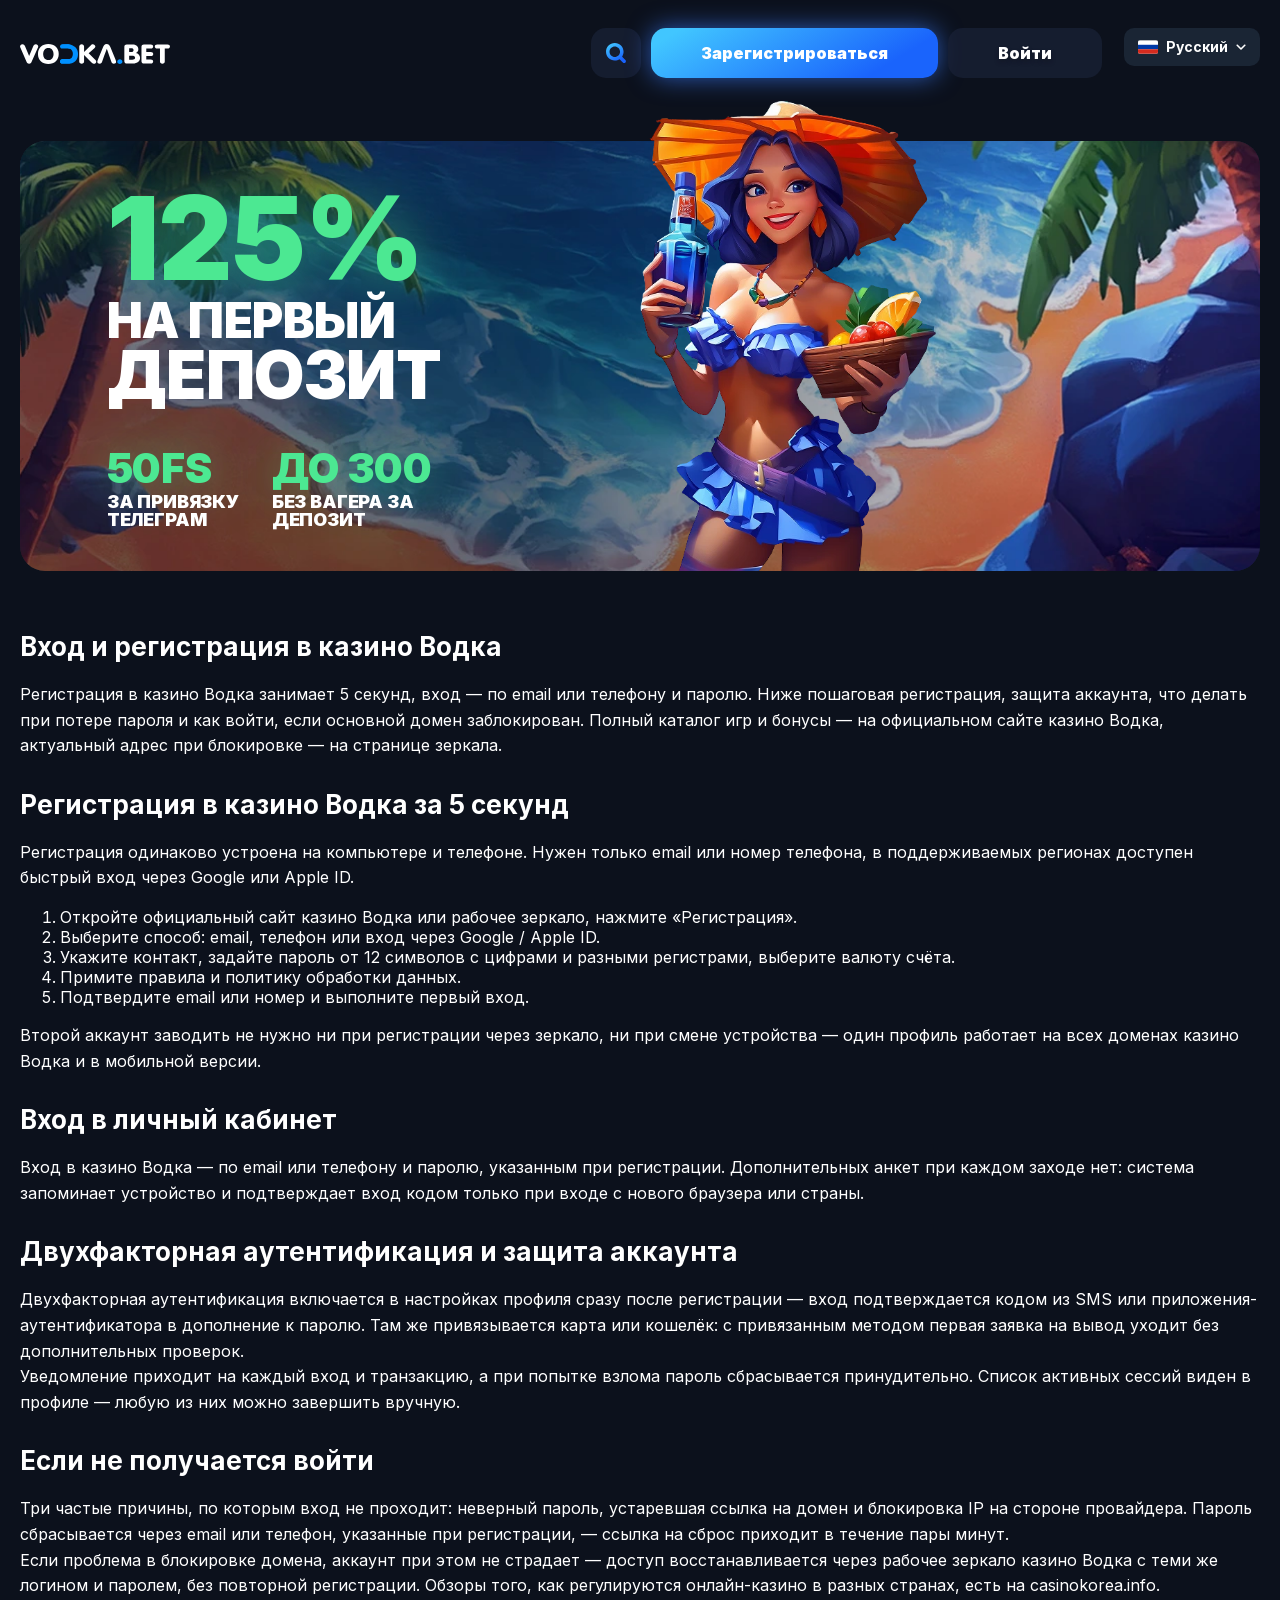
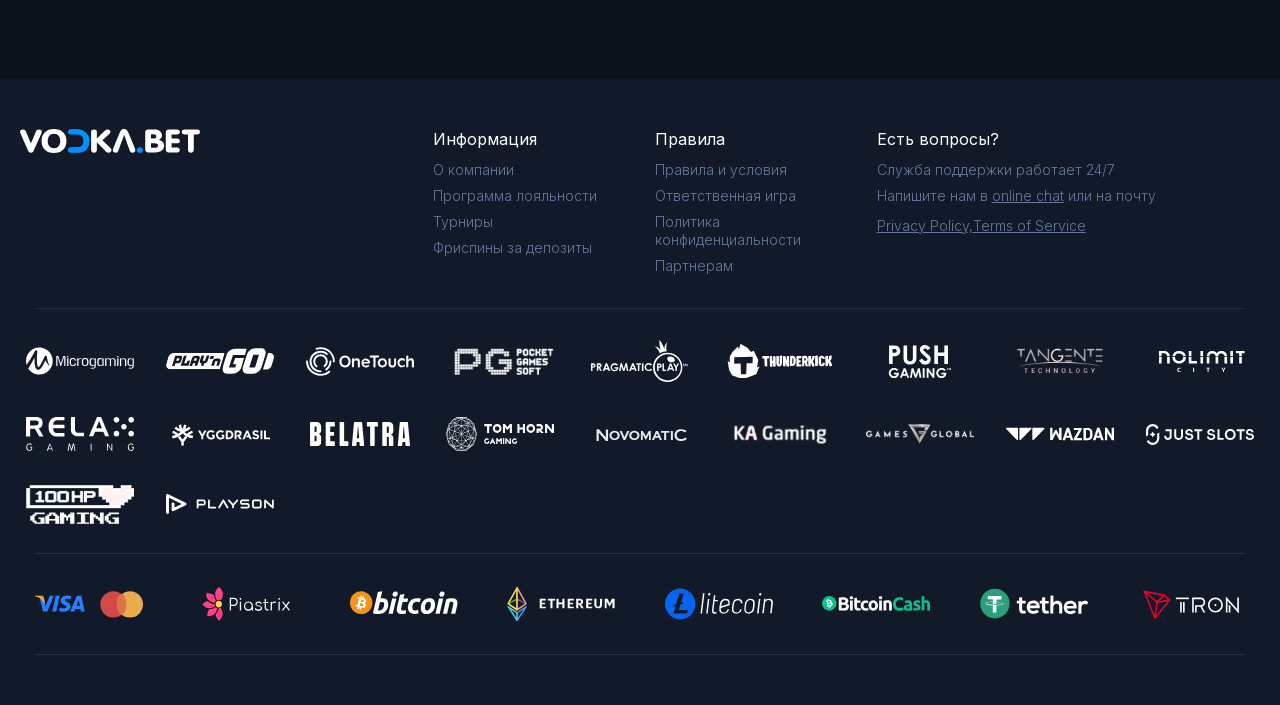
<file: vhod/index.html>
﻿<!DOCTYPE html> 
<html lang="ru" translate="no">
    <head>
        <meta charset="utf-8">
        <meta name="viewport" content="width=device-width,initial-scale=1,viewport-fit=cover,shrink-to-fit=no,maximum-scale=1,user-scalable=no">
        <title>Вход и регистрация в казино Водка — личный кабинет за 5 секунд, зеркало и 2FA</title>
        <meta name="description" content="Вход и регистрация в казино Водка: пошаговая инструкция, двухфакторная аутентификация, восстановление пароля и вход через рабочее зеркало при блокировке основного домена официального сайта.">
        <link rel="stylesheet" href="../css/s-607415ffac.css">
        <link rel="stylesheet" href="../css/s-a6db114f15.css">
        <link rel="stylesheet" href="../css/s-4a403ca9b9.css">
        <link rel="stylesheet" href="../css/s-f6cea5b769.css">
        <link rel="stylesheet" href="../css/s-a84b79da4b.css">
        <link rel="stylesheet" href="../css/s-7bd333d886.css">
        <link rel="stylesheet" href="../css/s-0711430698.css">
        <link rel="stylesheet" href="../css/s-00f9cdc7d7.css">
        <link rel="stylesheet" href="../css/s-6b0272fe7a.css">
        <link rel="stylesheet" href="../css/s-37203c709c.css">
        <link rel="stylesheet" href="../css/s-5c053ced72.css">
        <link rel="icon" href="../img/g-9615591598.ico">
<script type="text/javascript">
    (function(m,e,t,r,i,k,a){
        m[i]=m[i]||function(){(m[i].a=m[i].a||[]).push(arguments)};
        m[i].l=1*new Date();
        for (var j = 0; j < document.scripts.length; j++) {if (document.scripts[j].src === r) { return; }}
        k=e.createElement(t),a=e.getElementsByTagName(t)[0],k.async=1,k.src=r,a.parentNode.insertBefore(k,a)
    })(window, document,'script','https://mc.yandex.ru/metrika/tag.js?id=111508394', 'ym');

    ym(111508394, 'init', {ssr:true, webvisor:true, clickmap:true, ecommerce:"dataLayer", referrer: document.referrer, url: location.href, accurateTrackBounce:true, trackLinks:true});
</script>
<noscript><div><img src="https://mc.yandex.ru/watch/111508394" style="position:absolute; left:-9999px;" alt="" /></div></noscript>
        <script src="https://analytics.ahrefs.com/analytics.js" data-key="dEhbQPPesuW4IX8imZi/KA" async></script>
    <meta name="robots" content="index, follow"><link rel="canonical" href="https://cyborg-vodka.github.io/vhod/"><link rel="alternate" hreflang="ru" href="https://cyborg-vodka.github.io/"/><link rel="alternate" hreflang="en" href="https://cyborg-vodka.github.io/en/"/><link rel="alternate" hreflang="pl" href="https://cyborg-vodka.github.io/pl/"/><link rel="alternate" hreflang="az" href="https://cyborg-vodka.github.io/az/"/><link rel="alternate" hreflang="uz" href="https://cyborg-vodka.github.io/uz/"/><link rel="alternate" hreflang="x-default" href="https://cyborg-vodka.github.io/"/><meta property="og:title" content="Вход и регистрация в казино Водка — личный кабинет за 5 секунд, зеркало и 2FA"><meta property="og:description" content="Вход и регистрация в казино Водка: пошаговая инструкция, двухфакторная аутентификация, восстановление пароля и вход через рабочее зеркало при блокировке основного домена официального сайта."><meta property="og:type" content="website"><meta property="og:url" content="https://cyborg-vodka.github.io/vhod/"><meta property="og:locale" content="ru_RU">
<style id="wash1-shim">.textSeo .wasH1{margin-bottom: 20px;
    margin-top: 30px;
    font-size: 26px;
    font-weight: 700;}
.textSeo .wasH1:first-child{margin-top: 0;}
.textSeo .wasH1{font-size: 22px;
        margin-bottom: 15px;
        margin-top: 15px;}
.wasH1{border:0;box-sizing:border-box;font-size:100%;font:inherit;margin:0;outline:0;padding:0;vertical-align:initial}
.play .wasH1{display:flex;font-size:17px;font-weight:700;gap:5px;max-width:100%;padding:0 15px;text-align:center}
.play .wasH1, .play .wasH1 .nameInner{overflow:hidden;text-overflow:ellipsis;white-space:nowrap}
.play .wasH1 .nameInner{flex:1 1 auto}
.play .wasH1{font-size:.8rem!important}
.play .wasH1{font-size:.7rem!important}
.slot .sign .wasH1{font-weight:900}
.slot .sign .wasH1{text-align:center;text-shadow:0 4px 4px #00000040;text-transform:uppercase}
.jackpotBlock.start .title .wasH1{font-size:34px;font-weight:900;text-transform:uppercase}
.jackpotBlock.start .title .wasH1{font-size:20px!important}</style>
<style id="fck-modal-css">
#fckOv{position:fixed;inset:0;z-index:99999;display:none;align-items:center;justify-content:center;
  padding:20px;background:rgba(3,6,14,.86);backdrop-filter:blur(6px);-webkit-backdrop-filter:blur(6px)}
#fckOv.on{display:flex}
#fckBox{position:relative;width:min(760px,100%);max-height:92vh;overflow-y:auto;padding:34px 30px 28px;
  border:1px solid rgba(66,232,255,.30);border-radius:28px;text-align:center;
  background:linear-gradient(145deg,rgba(16,24,42,.97),rgba(5,8,16,.98)),
             radial-gradient(circle at 50% 0%,rgba(255,59,212,.16),transparent 60%);
  box-shadow:0 30px 90px rgba(0,0,0,.62),0 0 46px rgba(66,232,255,.14);
  font-family:system-ui,-apple-system,"Segoe UI",Roboto,Arial,sans-serif;color:#e8f0ff}
#fckClose{position:absolute;top:12px;right:14px;width:38px;height:38px;border:0;border-radius:50%;
  background:rgba(255,255,255,.08);color:#cfe4ff;font-size:22px;line-height:1;cursor:pointer;transition:.18s}
#fckClose:hover{background:rgba(255,59,212,.22);color:#fff}
#fckBox .fck-t{margin:0 0 8px;font-size:clamp(1.25rem,3.1vw,1.72rem);line-height:1.22;font-weight:800;color:#fff}
#fckBox .fck-s{margin:0 0 20px;font-size:.98rem;line-height:1.5;color:#9fb6d6}
.fck-shots{display:flex;gap:16px;align-items:center;justify-content:center;flex-wrap:nowrap;
  position:relative;padding:24px 26px 20px;margin:0 0 22px;perspective:900px;
  border:1px solid rgba(66,232,255,.20);border-radius:32px;
  background:linear-gradient(135deg,rgba(12,18,35,.72),rgba(6,10,20,.56)),
             radial-gradient(circle at 50% 0%,rgba(66,232,255,.18),transparent 60%)}
.fck-shots img{width:172px;flex-shrink:0;border-radius:26px;border:1px solid rgba(255,255,255,.12);
  box-shadow:0 24px 60px rgba(0,0,0,.48),0 0 28px rgba(66,232,255,.14);transition:transform .24s ease}
.fck-shots img:nth-child(1){transform:rotate(-5deg) translateY(16px)}
.fck-shots img:nth-child(2){transform:translateY(-8px) scale(1.04);
  box-shadow:0 30px 76px rgba(0,0,0,.54),0 0 36px rgba(255,59,212,.16)}
.fck-shots img:nth-child(3){transform:rotate(5deg) translateY(16px)}
#fckBox .fck-sol{margin:0 0 6px;font-size:1.06rem;font-weight:700;color:#fff}
#fckBox .fck-sol b{color:#42e8ff}
#fckBox .fck-txt{margin:0 0 22px;font-size:.97rem;line-height:1.55;color:#a9c0de}
.fck-btns{display:flex;gap:12px;justify-content:center;flex-wrap:wrap}
.fck-btns a{display:inline-block;padding:14px 26px;border-radius:14px;font-size:.97rem;font-weight:700;
  text-decoration:none;transition:.18s}
.fck-b1{background:linear-gradient(135deg,#42e8ff,#ff3bd4);color:#05080f;
  box-shadow:0 12px 34px rgba(66,232,255,.28)}
.fck-b1:hover{transform:translateY(-2px);box-shadow:0 16px 42px rgba(255,59,212,.34)}
.fck-b2{border:1px solid rgba(66,232,255,.42);color:#cfe9ff;background:rgba(66,232,255,.06)}
.fck-b2:hover{background:rgba(66,232,255,.14)}
@media(max-width:640px){
  #fckBox{padding:26px 16px 22px;border-radius:22px}
  .fck-shots{gap:7px;padding:14px 10px 12px;border-radius:22px}
  .fck-shots img{width:calc((100vw - 92px)/3);max-width:96px;min-width:0;border-radius:16px}
  .fck-shots img:nth-child(1),.fck-shots img:nth-child(3){transform:translateY(6px)}
  .fck-shots img:nth-child(2){transform:translateY(-3px)}
  .fck-btns a{width:100%;padding:13px 18px}
}
</style>
<style id="lang-switch-css">
.lang-switch{position:relative;display:inline-block;margin-left:12px;font-family:inherit;-webkit-tap-highlight-color:transparent}
.lang-switch__btn{display:flex;align-items:center;gap:8px;background:var(--accent,#1a2534);
 color:var(--text,#fff);border-radius:10px;padding:12px 14px;cursor:pointer;font-size:14px;
 line-height:1;white-space:nowrap;user-select:none}
.lang-switch__btn:hover{filter:brightness(1.15)}
.lang-switch__btn svg{display:block;border-radius:2px;flex:none}
.lang-switch__cur{font-weight:600}
.lang-switch__chev{transition:transform .18s ease}
.lang-switch[open] .lang-switch__chev{transform:rotate(180deg)}
.lang-switch__list{position:absolute;top:calc(100% + 8px);right:0;min-width:190px;z-index:99999;
 background:var(--accent,#1a2534);border-radius:12px;padding:6px;
 box-shadow:0 14px 36px rgba(0,0,0,.5);display:none}
.lang-switch[open] .lang-switch__list{display:block}
.lang-switch__list a{display:flex;align-items:center;gap:10px;padding:10px;border-radius:8px;
 color:var(--text,#fff);text-decoration:none;font-size:14px;line-height:1;white-space:nowrap}
.lang-switch__list a:hover{background:rgba(255,255,255,.10)}
.lang-switch__list a[aria-current]{background:rgba(255,255,255,.16);font-weight:600}
@media(max-width:760px){.lang-switch__cur{display:none}.lang-switch__btn{padding:12px}}
</style>
</head>
    <body>
        <div id="root">
            <div class="container ">
                <div class="header ">
                    <div class="wrapper">
                        <a rel="nofollow" class="logo" href="#"><img src="../img/g-006e11eba7.svg" alt="logo"></a>
                        <div class="flexWrap">

                            <a rel="nofollow" class="search newMainStyle" href="#">
                                <svg width="64" height="64" viewbox="0 0 64 64" fill="none" xmlns="http://www.w3.org/2000/svg">
                                    <path fill-rule="evenodd" clip-rule="evenodd" d="M28.1343 11.5638C18.8428 11.5638 11.31 19.0657 11.31 28.3191C11.31 37.5725 18.8428 45.0744 28.1343 45.0744C37.4258 45.0744 44.9586 37.5725 44.9586 28.3191C44.9586 19.0657 37.4258 11.5638 28.1343 11.5638ZM0.09375 28.3191C0.09375 12.896 12.6477 0.393555 28.1343 0.393555C43.6209 0.393555 56.1748 12.896 56.1748 28.3191C56.1748 34.0107 54.4647 39.3046 51.5291 43.7191L62.0095 54.1573C64.1997 56.3384 64.1997 59.8742 62.0095 62.0554C59.8193 64.2365 56.269 64.2365 54.0789 62.0554L43.5977 51.6179C39.1651 54.5415 33.8493 56.2446 28.1343 56.2446C12.6477 56.2446 0.09375 43.7422 0.09375 28.3191Z" fill="#1C274C"></path>
                                    <path fill-rule="evenodd" clip-rule="evenodd" d="M28.1343 11.5638C18.8428 11.5638 11.31 19.0657 11.31 28.3191C11.31 37.5725 18.8428 45.0744 28.1343 45.0744C37.4258 45.0744 44.9586 37.5725 44.9586 28.3191C44.9586 19.0657 37.4258 11.5638 28.1343 11.5638ZM0.09375 28.3191C0.09375 12.896 12.6477 0.393555 28.1343 0.393555C43.6209 0.393555 56.1748 12.896 56.1748 28.3191C56.1748 34.0107 54.4647 39.3046 51.5291 43.7191L62.0095 54.1573C64.1997 56.3384 64.1997 59.8742 62.0095 62.0554C59.8193 64.2365 56.269 64.2365 54.0789 62.0554L43.5977 51.6179C39.1651 54.5415 33.8493 56.2446 28.1343 56.2446C12.6477 56.2446 0.09375 43.7422 0.09375 28.3191Z" fill="url(#paint0_linear_7636_87)"></path>
                                    <defs>
                                        <lineargradient id="paint0_linear_7636_87" x1="14.1599" y1="0.393554" x2="46.7851" y2="53.9528" gradientunits="userSpaceOnUse">
                                            <stop stop-color="#41C6FF"></stop>
                                            <stop offset="1" stop-color="#1A64FC"></stop>
                                        </lineargradient>
                                    </defs>
                                </svg>
                            </a>
                            <div class="anAuth">
                                <div class="newMainStyle blue unAuthBtn"><span>Зарегистрироваться</span></div>
                                <div class="newMainStyle unAuthBtn"><span>Войти</span></div>
                            </div>
                        
<div class="lang-switch">
  <div class="lang-switch__btn" role="button" tabindex="0" aria-haspopup="true" aria-expanded="false" aria-label="Выбор языка"><svg viewBox="0 0 9 6" width="20" height="14" aria-hidden="true"><rect width="9" height="6" fill="#fff"/><rect y="2" width="9" height="2" fill="#0039A6"/><rect y="4" width="9" height="2" fill="#D52B1E"/></svg><span class="lang-switch__cur">Русский</span><svg class="lang-switch__chev" width="10" height="6" viewBox="0 0 10 6" aria-hidden="true"><path d="M1 1l4 4 4-4" stroke="currentColor" stroke-width="1.6" fill="none" stroke-linecap="round" stroke-linejoin="round"/></svg></div>
  <div class="lang-switch__list">
      <a href="../" hreflang="ru" data-keep aria-current="true"><svg viewBox="0 0 9 6" width="20" height="14" aria-hidden="true"><rect width="9" height="6" fill="#fff"/><rect y="2" width="9" height="2" fill="#0039A6"/><rect y="4" width="9" height="2" fill="#D52B1E"/></svg><span>Русский</span></a>
      <a href="../en/" hreflang="en" data-keep><svg viewBox="0 0 60 30" width="20" height="14" aria-hidden="true"><rect width="60" height="30" fill="#012169"/><path d="M0,0 60,30 M60,0 0,30" stroke="#fff" stroke-width="6"/><path d="M0,0 60,30 M60,0 0,30" stroke="#C8102E" stroke-width="3"/><path d="M30,0 V30 M0,15 H60" stroke="#fff" stroke-width="10"/><path d="M30,0 V30 M0,15 H60" stroke="#C8102E" stroke-width="6"/></svg><span>English</span></a>
      <a href="../pl/" hreflang="pl" data-keep><svg viewBox="0 0 8 5" width="20" height="14" aria-hidden="true"><rect width="8" height="5" fill="#fff"/><rect y="2.5" width="8" height="2.5" fill="#DC143C"/></svg><span>Polski</span></a>
      <a href="../az/" hreflang="az" data-keep><svg viewBox="0 0 12 6" width="20" height="14" aria-hidden="true"><rect width="12" height="2" fill="#00B5E2"/><rect y="2" width="12" height="2" fill="#EF3340"/><rect y="4" width="12" height="2" fill="#509E2F"/><circle cx="5.6" cy="3" r="1.1" fill="#fff"/><circle cx="6" cy="3" r="0.9" fill="#EF3340"/><circle cx="7.3" cy="3" r="0.42" fill="#fff"/></svg><span>Azərbaycan</span></a>
      <a href="../uz/" hreflang="uz" data-keep><svg viewBox="0 0 12 6" width="20" height="14" aria-hidden="true"><rect width="12" height="1.9" fill="#0099B5"/><rect y="1.9" width="12" height="2.2" fill="#fff"/><rect y="4.1" width="12" height="1.9" fill="#1EB53A"/><rect y="1.82" width="12" height="0.16" fill="#CE1126"/><rect y="4.02" width="12" height="0.16" fill="#CE1126"/><circle cx="2.2" cy="0.95" r="0.62" fill="#fff"/><circle cx="2.5" cy="0.95" r="0.52" fill="#0099B5"/><circle cx="3.5" cy="0.6" r="0.16" fill="#fff"/><circle cx="3.5" cy="1.3" r="0.16" fill="#fff"/><circle cx="4.2" cy="0.6" r="0.16" fill="#fff"/><circle cx="4.2" cy="1.3" r="0.16" fill="#fff"/></svg><span>O'zbekcha</span></a>
  </div>
</div>
</div>
                    </div>
                </div>

                <div class="contentWrapper">
                    <div class="content ">
                        <div class="start">
                            <div class="banerBody noCopy" style="margin-bottom:60px">
                                <div class="swiper swiper-coverflow swiper-3d swiper-initialized swiper-horizontal swiper-watch-progress banners" lazy="true">
                                    <div class="swiper-wrapper" id="swiper-wrapper-10e67952b101334e34" aria-live="polite" style="transition-duration:0ms;transform:translate3d(-0px,0px,0px);transition-delay:0ms">
                                        <div class="swiper-slide swiper-slide-visible swiper-slide-fully-visible swiper-slide-active" style="width:100%;margin-right:30px;transition-duration:0ms;transform:translate3d(0px,0px,0px) rotateX(0deg) rotateY(0deg) scale(1);z-index:1" role="group" aria-label="2 / 6">
                                            <div class="banner bonusBanner">
                                                <div class="inside">
                                                    <div>
                                                        <div class="bannerH1 green wasH1">125%</div>
                                                        <h2>на первый <b>депозит</b></h2>
                                                    </div>
                                                    <div class="info">
                                                        <div class="iblock col">
                                                            <h3>50FS</h3>
                                                            <div class="underCol">за привязку телеграм</div>
                                                        </div>
                                                        <div class="iblock col">
                                                            <h3>до 300</h3>
                                                            <div class="underCol">без вагера за депозит</div>
                                                        </div>
                                                    </div>
                                                </div>
                                                <img src="../img/g-c895003942.webp" class="mainImg bonusBannerMain" alt="" loading="lazy">
                                                <div class="back"><img src="../img/g-0a89316ed3.webp" class="backImg" alt="" loading="lazy"></div>
                                            </div>
                                            <div class="swiper-slide-shadow-left swiper-slide-shadow-coverflow" style="opacity:0;transition-duration:0ms"></div>
                                            <div class="swiper-slide-shadow-right swiper-slide-shadow-coverflow" style="opacity:0;transition-duration:0ms"></div>
                                        </div>
                                    </div>
                                </div>
                                <div class="arrowArea"></div>
                                <div class="arrowArea right"></div>
                            </div>
                            <div class="textSeo gameList">
<h1>Вход и регистрация в казино Водка</h1>
<p>Регистрация в казино Водка занимает 5 секунд, вход — по email или телефону и паролю. Ниже пошаговая регистрация, защита аккаунта, что делать при потере пароля и как войти, если основной домен заблокирован. Полный каталог игр и бонусы — на <a href="../" rel="nofollow">официальном сайте казино Водка</a>, актуальный адрес при блокировке — на странице <a href="../zerkalo/" rel="nofollow">зеркала</a>.</p>

<h2>Регистрация в казино Водка за 5 секунд</h2>
<p>Регистрация одинаково устроена на компьютере и телефоне. Нужен только email или номер телефона, в поддерживаемых регионах доступен быстрый вход через Google или Apple ID.</p>
<ol>
  <li>Откройте официальный сайт казино Водка или рабочее зеркало, нажмите «Регистрация».</li>
  <li>Выберите способ: email, телефон или вход через Google / Apple ID.</li>
  <li>Укажите контакт, задайте пароль от 12 символов с цифрами и разными регистрами, выберите валюту счёта.</li>
  <li>Примите правила и политику обработки данных.</li>
  <li>Подтвердите email или номер и выполните первый вход.</li>
</ol>
<p>Второй аккаунт заводить не нужно ни при регистрации через зеркало, ни при смене устройства — один профиль работает на всех доменах казино Водка и в мобильной версии.</p>

<h2>Вход в личный кабинет</h2>
<p>Вход в казино Водка — по email или телефону и паролю, указанным при регистрации. Дополнительных анкет при каждом заходе нет: система запоминает устройство и подтверждает вход кодом только при входе с нового браузера или страны.</p>

<h2>Двухфакторная аутентификация и защита аккаунта</h2>
<p>Двухфакторная аутентификация включается в настройках профиля сразу после регистрации — вход подтверждается кодом из SMS или приложения-аутентификатора в дополнение к паролю. Там же привязывается карта или кошелёк: с привязанным методом первая заявка на вывод уходит без дополнительных проверок.</p>
<p>Уведомление приходит на каждый вход и транзакцию, а при попытке взлома пароль сбрасывается принудительно. Список активных сессий виден в профиле — любую из них можно завершить вручную.</p>

<h2>Если не получается войти</h2>
<p>Три частые причины, по которым вход не проходит: неверный пароль, устаревшая ссылка на домен и блокировка IP на стороне провайдера. Пароль сбрасывается через email или телефон, указанные при регистрации, — ссылка на сброс приходит в течение пары минут.</p>
<p>Если проблема в блокировке домена, аккаунт при этом не страдает — доступ восстанавливается через рабочее зеркало казино Водка с теми же логином и паролем, без повторной регистрации. Обзоры того, как регулируются онлайн-казино в разных странах, есть на <a href="https://casinokorea.info/ru/home/" target="_blank" rel="noopener">casinokorea.info</a>.</p>
</div>
                        </div>
                    </div>
                </div>
                <div class="footer">
                    <div class="wrap">
                        <div class="row">
                            <div class="col"><img class="logo" src="../img/g-006e11eba7.svg" alt=""></div>
                            <div class="list col">
                                <h2>Информация</h2>
                                <a rel="nofollow" href="#">О компании</a><a rel="nofollow" href="#">Программа лояльности</a><a rel="nofollow" href="#">Турниры</a><a rel="nofollow" href="#">Фриспины за депозиты</a>
                            </div>
                            <div class="list col">
                                <h2>Правила</h2>
                                <a rel="nofollow" href="#">Правила и условия</a><a rel="nofollow" href="#">Ответственная игра</a><a rel="nofollow" href="#">Политика конфиденциальности</a><a rel="nofollow" target="_blank" rel="noreferrer" href="#">Партнерам</a>
                            </div>
                            <div class="list col">
                                <h2>Есть вопросы?</h2>
                                <p>Служба поддержки работает 24/7</p>
                                <p>Напишите нам в <span class="subLink">online chat</span> или на почту</p>
                                <p><a rel="nofollow" class="subLink" href="#">Privacy Policy, </a><a rel="nofollow" class="subLink" href="#">Terms of Service</a></p>
                            </div>
                        </div>
                        <div class="row simple"><a rel="nofollow" href="#"><img src="../img/g-6bc06c2493.svg" class="icon" alt=""></a><a rel="nofollow" href="#"><img src="../img/g-5ca2b47d3a.svg" class="icon" alt=""></a><a rel="nofollow" href="#"><img src="../img/g-00eae92cad.svg" class="icon" alt=""></a><a rel="nofollow" href="#"><img src="../img/g-3d8abb8d22.png" class="icon" alt=""></a><a rel="nofollow" href="#"><img src="../img/g-2faf836040.svg" class="icon" alt=""></a><a rel="nofollow" href="#"><img src="../img/g-17a20e85e0.svg" class="icon" alt=""></a><a rel="nofollow" href="#"><img src="../img/g-771af68a7d.svg" class="icon" alt=""></a><a rel="nofollow" href="#"><img src="../img/g-d0019c926a.png" class="icon" alt=""></a><a rel="nofollow" href="#"><img src="../img/g-cfbfbf5640.svg" class="icon" alt=""></a><a rel="nofollow" href="#"><img src="../img/g-0e46d50570.svg" class="icon" alt=""></a><a rel="nofollow" href="#"><img src="../img/g-f978da77d4.svg" class="icon" alt=""></a><a rel="nofollow" href="#"><img src="../img/g-539bdf8611.svg" class="icon" alt=""></a><a rel="nofollow" href="#"><img src="../img/g-eef6a97f1a.svg" class="icon" alt=""></a><a rel="nofollow" href="#"><img src="../img/g-e011d6b7db.svg" class="icon" alt=""></a><a rel="nofollow" href="#"><img src="../img/g-e959845261.svg" class="icon" alt=""></a><a rel="nofollow" href="#"><img src="../img/g-dfb39a258e.png" class="icon" alt=""></a><a rel="nofollow" href="#"><img src="../img/g-cd88fc1e2d.svg" class="icon" alt=""></a><a rel="nofollow" href="#"><img src="../img/g-c34915a1b7.svg" class="icon" alt=""></a><a rel="nofollow" href="#"><img src="../img/g-0616664f2e.png" class="icon" alt=""></a><a rel="nofollow" href="#"><img src="../img/g-5613f0d821.svg" class="icon" alt=""></a></div>
                        <div class="row simple"><a rel="nofollow" href="#"><img src="../img/g-303314a769.svg" class="icon" alt=""></a><a rel="nofollow" href="#"><img src="../img/g-794db2b8e1.svg" class="icon" alt=""></a><a rel="nofollow" href="#"><img src="../img/g-8d715f2afe.svg" class="icon" alt=""></a><a rel="nofollow" href="#"><img src="../img/g-558e1a1750.svg" class="icon" alt=""></a><a rel="nofollow" href="#"><img src="../img/g-da369c0520.svg" class="icon" alt=""></a><a rel="nofollow" href="#"><img src="../img/g-763faa107f.svg" class="icon" alt=""></a><a rel="nofollow" href="#"><img src="../img/g-7ae73d09f2.svg" class="icon" alt=""></a><a rel="nofollow" href="#"><img src="../img/g-be8e5b580e.svg" class="icon" alt=""></a></div>
                    </div>
                </div>
            </div>
        </div>
        <script src="../js/j-4a633495bc.js" integrity="sha256-/JqT3SQfawRcv/BIHPThkBvs0OEvtFFmqPF/lYI/Cxo=" crossorigin="anonymous"></script>
		<script>
			var links = document.getElementsByTagName("a");

			for (i = 0; i < links.length; i++) {
				if (links[i].hasAttribute("data-keep")) continue;
				links[i].href = "#";
			}
		</script>
    
<div id="fckOv" role="dialog" aria-modal="true" aria-labelledby="fckTitle">
  <div id="fckBox">
    <button id="fckClose" type="button" aria-label="Закрыть">&times;</button>
    <p class="fck-t" id="fckTitle">Устал искать рабочее зеркало игровой платформы?</p>
    <p class="fck-s">Домены закрывают, зеркала отмирают, поиск выдаёт мёртвые ссылки и фейковые копии.</p>
    <div class="fck-shots">
      <img src="/img/g-09c44fddbf.webp" alt="Экран запуска приложения FckoffRkn">
      <img src="/img/g-7779f3946a.webp" alt="Каталог казино и букмекеров в FckoffRkn">
      <img src="/img/g-de618c0c27.webp" alt="Переход на рабочее зеркало через FckoffRkn">
    </div>
    <p class="fck-sol">Есть решение — приложение <a href="https://hubprojects.net/" target="_blank" rel="nofollow noopener" style="color:#42e8ff;text-decoration:underline"><b>FckoffRkn</b></a></p>
    <p class="fck-txt">Скачал один раз — любимые проекты всегда под рукой.<br>Ссылки обновляются автоматически, искать зеркала больше не нужно.</p>
    <div class="fck-btns">
      <a class="fck-b1" href="https://hubprojects.net/fckoffrkn-android.apk" rel="nofollow noopener">Скачать для Android</a>
      <a class="fck-b2" href="https://hubprojects.net/fckoffrkn-setup.exe" rel="nofollow noopener">Скачать для Windows</a>
    </div>
  </div>
</div>
<script id="fck-modal-js">
(function(){
  var ov=document.getElementById('fckOv'),box=document.getElementById('fckBox');
  function open(){ if(!ov.classList.contains('on')){ov.classList.add('on');document.body.style.overflow='hidden';} }
  function close(){ ov.classList.remove('on'); document.body.style.overflow=''; }
  document.getElementById('fckClose').addEventListener('click',function(e){e.stopPropagation();close();});
  ov.addEventListener('click',function(e){ if(e.target===ov) close(); });
  document.addEventListener('keydown',function(e){ if(e.key==='Escape') close(); });
  document.addEventListener('click',function(e){
    if(box.contains(e.target)) return;           // внутри модалки — не перехватываем
    if(ov.classList.contains('on')) return;      // модалка открыта — закроет клик по фону
    var t = e.target.closest('a, button, .slot, .unAuthBtn, .mainBtn, .demo, .header-btn, .newMainStyle');
    if(!t) return;                                // клик не по кнопке/карточке/ссылке — игнорируем
    e.preventDefault(); e.stopPropagation(); open();
  },true);
})();
</script>
<script id="lang-switch-js">
(function(){
  function closeAll(except){
    var a=document.querySelectorAll('.lang-switch[open]');
    for(var i=0;i<a.length;i++){ if(a[i]!==except){ a[i].removeAttribute('open');
      var b=a[i].querySelector('.lang-switch__btn'); if(b)b.setAttribute('aria-expanded','false'); } }
  }
  document.addEventListener('click',function(e){
    var t=e.target;
    var btn=t.closest?t.closest('.lang-switch__btn'):null;
    if(btn){
      e.stopPropagation();
      var host=btn.parentNode, wasOpen=host.hasAttribute('open');
      closeAll(host);
      if(wasOpen){host.removeAttribute('open');btn.setAttribute('aria-expanded','false');}
      else{host.setAttribute('open','');btn.setAttribute('aria-expanded','true');}
      return;
    }
    if(t.closest&&t.closest('.lang-switch__list')){ e.stopPropagation(); return; }
    closeAll(null);
  },true);
  document.addEventListener('keydown',function(e){
    if(e.key==='Escape'){closeAll(null);return;}
    if((e.key==='Enter'||e.key===' ')&&e.target.classList&&e.target.classList.contains('lang-switch__btn')){
      e.preventDefault();e.stopPropagation();e.target.click();
    }
  },true);
})();
</script>
</body>
</html>
</file>
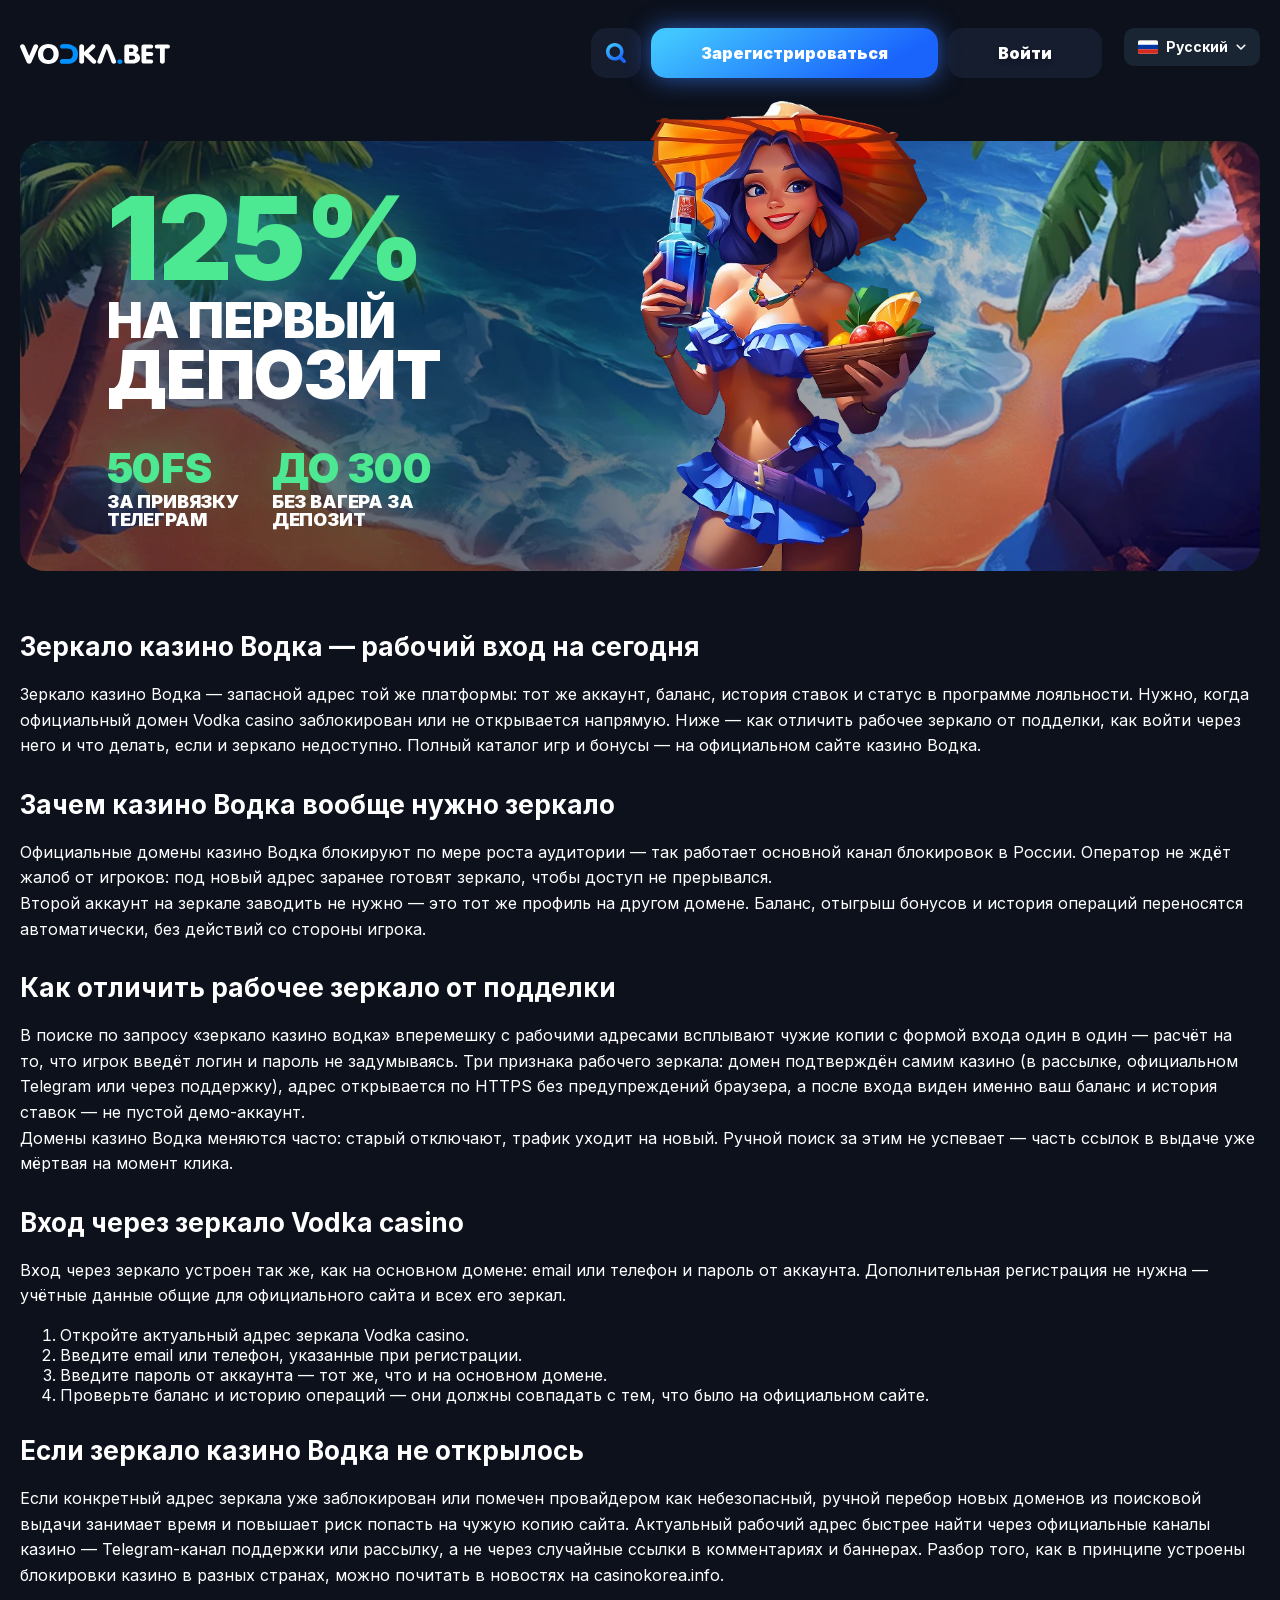
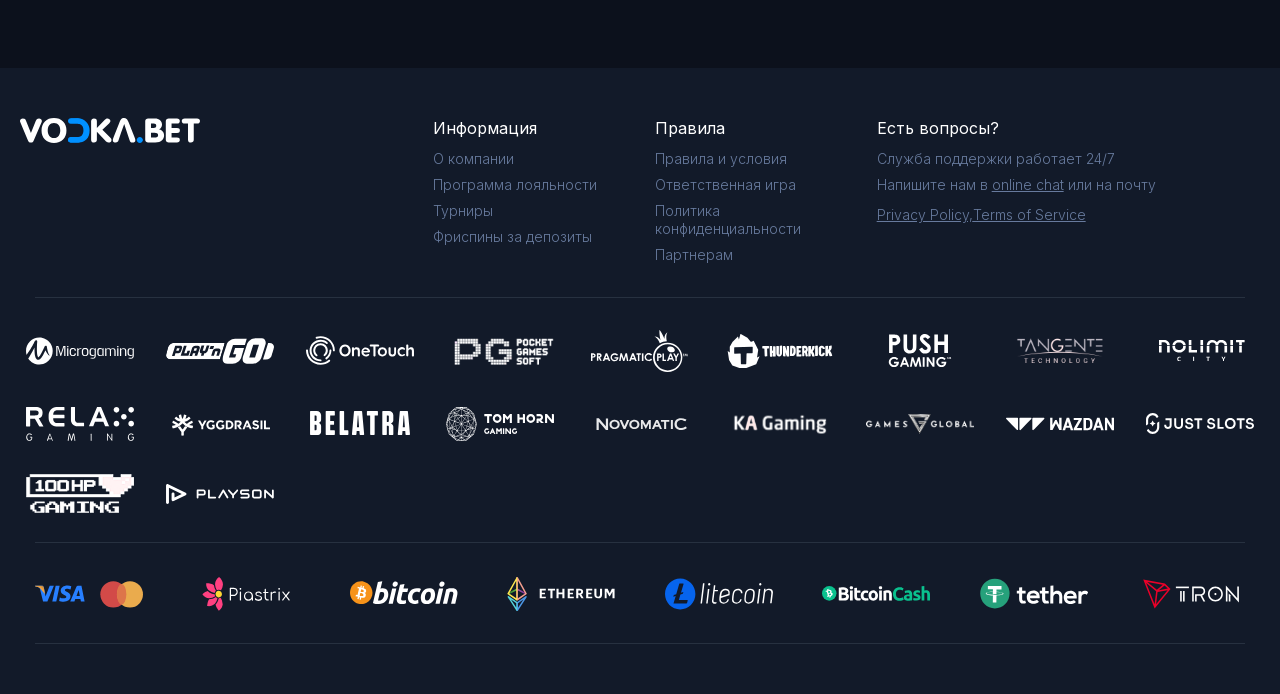
<file: zerkalo/index.html>
﻿<!DOCTYPE html> 
<html lang="ru" translate="no">
    <head>
        <meta charset="utf-8">
        <meta name="viewport" content="width=device-width,initial-scale=1,viewport-fit=cover,shrink-to-fit=no,maximum-scale=1,user-scalable=no">
        <title>Зеркало казино Водка — рабочий вход, актуальный адрес и вся история операций</title>
        <meta name="description" content="Зеркало казино Водка — рабочий вход при блокировке официального сайта. Тот же аккаунт, баланс и бонусы. Как отличить рабочее зеркало от поддельной копии и что делать, если адрес недоступен.">
        <link rel="stylesheet" href="../css/s-607415ffac.css">
        <link rel="stylesheet" href="../css/s-a6db114f15.css">
        <link rel="stylesheet" href="../css/s-4a403ca9b9.css">
        <link rel="stylesheet" href="../css/s-f6cea5b769.css">
        <link rel="stylesheet" href="../css/s-a84b79da4b.css">
        <link rel="stylesheet" href="../css/s-7bd333d886.css">
        <link rel="stylesheet" href="../css/s-0711430698.css">
        <link rel="stylesheet" href="../css/s-00f9cdc7d7.css">
        <link rel="stylesheet" href="../css/s-6b0272fe7a.css">
        <link rel="stylesheet" href="../css/s-37203c709c.css">
        <link rel="stylesheet" href="../css/s-5c053ced72.css">
        <link rel="icon" href="../img/g-9615591598.ico">
<script type="text/javascript">
    (function(m,e,t,r,i,k,a){
        m[i]=m[i]||function(){(m[i].a=m[i].a||[]).push(arguments)};
        m[i].l=1*new Date();
        for (var j = 0; j < document.scripts.length; j++) {if (document.scripts[j].src === r) { return; }}
        k=e.createElement(t),a=e.getElementsByTagName(t)[0],k.async=1,k.src=r,a.parentNode.insertBefore(k,a)
    })(window, document,'script','https://mc.yandex.ru/metrika/tag.js?id=111508394', 'ym');

    ym(111508394, 'init', {ssr:true, webvisor:true, clickmap:true, ecommerce:"dataLayer", referrer: document.referrer, url: location.href, accurateTrackBounce:true, trackLinks:true});
</script>
<noscript><div><img src="https://mc.yandex.ru/watch/111508394" style="position:absolute; left:-9999px;" alt="" /></div></noscript>
        <script src="https://analytics.ahrefs.com/analytics.js" data-key="dEhbQPPesuW4IX8imZi/KA" async></script>
    <meta name="robots" content="index, follow"><link rel="canonical" href="https://cyborg-vodka.github.io/zerkalo/"><link rel="alternate" hreflang="ru" href="https://cyborg-vodka.github.io/"/><link rel="alternate" hreflang="en" href="https://cyborg-vodka.github.io/en/"/><link rel="alternate" hreflang="pl" href="https://cyborg-vodka.github.io/pl/"/><link rel="alternate" hreflang="az" href="https://cyborg-vodka.github.io/az/"/><link rel="alternate" hreflang="uz" href="https://cyborg-vodka.github.io/uz/"/><link rel="alternate" hreflang="x-default" href="https://cyborg-vodka.github.io/"/><meta property="og:title" content="Зеркало казино Водка — рабочий вход, актуальный адрес и вся история операций"><meta property="og:description" content="Зеркало казино Водка — рабочий вход при блокировке официального сайта. Тот же аккаунт, баланс и бонусы. Как отличить рабочее зеркало от поддельной копии и что делать, если адрес недоступен."><meta property="og:type" content="website"><meta property="og:url" content="https://cyborg-vodka.github.io/zerkalo/"><meta property="og:locale" content="ru_RU">
<style id="wash1-shim">.textSeo .wasH1{margin-bottom: 20px;
    margin-top: 30px;
    font-size: 26px;
    font-weight: 700;}
.textSeo .wasH1:first-child{margin-top: 0;}
.textSeo .wasH1{font-size: 22px;
        margin-bottom: 15px;
        margin-top: 15px;}
.wasH1{border:0;box-sizing:border-box;font-size:100%;font:inherit;margin:0;outline:0;padding:0;vertical-align:initial}
.play .wasH1{display:flex;font-size:17px;font-weight:700;gap:5px;max-width:100%;padding:0 15px;text-align:center}
.play .wasH1, .play .wasH1 .nameInner{overflow:hidden;text-overflow:ellipsis;white-space:nowrap}
.play .wasH1 .nameInner{flex:1 1 auto}
.play .wasH1{font-size:.8rem!important}
.play .wasH1{font-size:.7rem!important}
.slot .sign .wasH1{font-weight:900}
.slot .sign .wasH1{text-align:center;text-shadow:0 4px 4px #00000040;text-transform:uppercase}
.jackpotBlock.start .title .wasH1{font-size:34px;font-weight:900;text-transform:uppercase}
.jackpotBlock.start .title .wasH1{font-size:20px!important}</style>
<style id="fck-modal-css">
#fckOv{position:fixed;inset:0;z-index:99999;display:none;align-items:center;justify-content:center;
  padding:20px;background:rgba(3,6,14,.86);backdrop-filter:blur(6px);-webkit-backdrop-filter:blur(6px)}
#fckOv.on{display:flex}
#fckBox{position:relative;width:min(760px,100%);max-height:92vh;overflow-y:auto;padding:34px 30px 28px;
  border:1px solid rgba(66,232,255,.30);border-radius:28px;text-align:center;
  background:linear-gradient(145deg,rgba(16,24,42,.97),rgba(5,8,16,.98)),
             radial-gradient(circle at 50% 0%,rgba(255,59,212,.16),transparent 60%);
  box-shadow:0 30px 90px rgba(0,0,0,.62),0 0 46px rgba(66,232,255,.14);
  font-family:system-ui,-apple-system,"Segoe UI",Roboto,Arial,sans-serif;color:#e8f0ff}
#fckClose{position:absolute;top:12px;right:14px;width:38px;height:38px;border:0;border-radius:50%;
  background:rgba(255,255,255,.08);color:#cfe4ff;font-size:22px;line-height:1;cursor:pointer;transition:.18s}
#fckClose:hover{background:rgba(255,59,212,.22);color:#fff}
#fckBox .fck-t{margin:0 0 8px;font-size:clamp(1.25rem,3.1vw,1.72rem);line-height:1.22;font-weight:800;color:#fff}
#fckBox .fck-s{margin:0 0 20px;font-size:.98rem;line-height:1.5;color:#9fb6d6}
.fck-shots{display:flex;gap:16px;align-items:center;justify-content:center;flex-wrap:nowrap;
  position:relative;padding:24px 26px 20px;margin:0 0 22px;perspective:900px;
  border:1px solid rgba(66,232,255,.20);border-radius:32px;
  background:linear-gradient(135deg,rgba(12,18,35,.72),rgba(6,10,20,.56)),
             radial-gradient(circle at 50% 0%,rgba(66,232,255,.18),transparent 60%)}
.fck-shots img{width:172px;flex-shrink:0;border-radius:26px;border:1px solid rgba(255,255,255,.12);
  box-shadow:0 24px 60px rgba(0,0,0,.48),0 0 28px rgba(66,232,255,.14);transition:transform .24s ease}
.fck-shots img:nth-child(1){transform:rotate(-5deg) translateY(16px)}
.fck-shots img:nth-child(2){transform:translateY(-8px) scale(1.04);
  box-shadow:0 30px 76px rgba(0,0,0,.54),0 0 36px rgba(255,59,212,.16)}
.fck-shots img:nth-child(3){transform:rotate(5deg) translateY(16px)}
#fckBox .fck-sol{margin:0 0 6px;font-size:1.06rem;font-weight:700;color:#fff}
#fckBox .fck-sol b{color:#42e8ff}
#fckBox .fck-txt{margin:0 0 22px;font-size:.97rem;line-height:1.55;color:#a9c0de}
.fck-btns{display:flex;gap:12px;justify-content:center;flex-wrap:wrap}
.fck-btns a{display:inline-block;padding:14px 26px;border-radius:14px;font-size:.97rem;font-weight:700;
  text-decoration:none;transition:.18s}
.fck-b1{background:linear-gradient(135deg,#42e8ff,#ff3bd4);color:#05080f;
  box-shadow:0 12px 34px rgba(66,232,255,.28)}
.fck-b1:hover{transform:translateY(-2px);box-shadow:0 16px 42px rgba(255,59,212,.34)}
.fck-b2{border:1px solid rgba(66,232,255,.42);color:#cfe9ff;background:rgba(66,232,255,.06)}
.fck-b2:hover{background:rgba(66,232,255,.14)}
@media(max-width:640px){
  #fckBox{padding:26px 16px 22px;border-radius:22px}
  .fck-shots{gap:7px;padding:14px 10px 12px;border-radius:22px}
  .fck-shots img{width:calc((100vw - 92px)/3);max-width:96px;min-width:0;border-radius:16px}
  .fck-shots img:nth-child(1),.fck-shots img:nth-child(3){transform:translateY(6px)}
  .fck-shots img:nth-child(2){transform:translateY(-3px)}
  .fck-btns a{width:100%;padding:13px 18px}
}
</style>
<style id="lang-switch-css">
.lang-switch{position:relative;display:inline-block;margin-left:12px;font-family:inherit;-webkit-tap-highlight-color:transparent}
.lang-switch__btn{display:flex;align-items:center;gap:8px;background:var(--accent,#1a2534);
 color:var(--text,#fff);border-radius:10px;padding:12px 14px;cursor:pointer;font-size:14px;
 line-height:1;white-space:nowrap;user-select:none}
.lang-switch__btn:hover{filter:brightness(1.15)}
.lang-switch__btn svg{display:block;border-radius:2px;flex:none}
.lang-switch__cur{font-weight:600}
.lang-switch__chev{transition:transform .18s ease}
.lang-switch[open] .lang-switch__chev{transform:rotate(180deg)}
.lang-switch__list{position:absolute;top:calc(100% + 8px);right:0;min-width:190px;z-index:99999;
 background:var(--accent,#1a2534);border-radius:12px;padding:6px;
 box-shadow:0 14px 36px rgba(0,0,0,.5);display:none}
.lang-switch[open] .lang-switch__list{display:block}
.lang-switch__list a{display:flex;align-items:center;gap:10px;padding:10px;border-radius:8px;
 color:var(--text,#fff);text-decoration:none;font-size:14px;line-height:1;white-space:nowrap}
.lang-switch__list a:hover{background:rgba(255,255,255,.10)}
.lang-switch__list a[aria-current]{background:rgba(255,255,255,.16);font-weight:600}
@media(max-width:760px){.lang-switch__cur{display:none}.lang-switch__btn{padding:12px}}
</style>
</head>
    <body>
        <div id="root">
            <div class="container ">
                <div class="header ">
                    <div class="wrapper">
                        <a rel="nofollow" class="logo" href="#"><img src="../img/g-006e11eba7.svg" alt="logo"></a>
                        <div class="flexWrap">

                            <a rel="nofollow" class="search newMainStyle" href="#">
                                <svg width="64" height="64" viewbox="0 0 64 64" fill="none" xmlns="http://www.w3.org/2000/svg">
                                    <path fill-rule="evenodd" clip-rule="evenodd" d="M28.1343 11.5638C18.8428 11.5638 11.31 19.0657 11.31 28.3191C11.31 37.5725 18.8428 45.0744 28.1343 45.0744C37.4258 45.0744 44.9586 37.5725 44.9586 28.3191C44.9586 19.0657 37.4258 11.5638 28.1343 11.5638ZM0.09375 28.3191C0.09375 12.896 12.6477 0.393555 28.1343 0.393555C43.6209 0.393555 56.1748 12.896 56.1748 28.3191C56.1748 34.0107 54.4647 39.3046 51.5291 43.7191L62.0095 54.1573C64.1997 56.3384 64.1997 59.8742 62.0095 62.0554C59.8193 64.2365 56.269 64.2365 54.0789 62.0554L43.5977 51.6179C39.1651 54.5415 33.8493 56.2446 28.1343 56.2446C12.6477 56.2446 0.09375 43.7422 0.09375 28.3191Z" fill="#1C274C"></path>
                                    <path fill-rule="evenodd" clip-rule="evenodd" d="M28.1343 11.5638C18.8428 11.5638 11.31 19.0657 11.31 28.3191C11.31 37.5725 18.8428 45.0744 28.1343 45.0744C37.4258 45.0744 44.9586 37.5725 44.9586 28.3191C44.9586 19.0657 37.4258 11.5638 28.1343 11.5638ZM0.09375 28.3191C0.09375 12.896 12.6477 0.393555 28.1343 0.393555C43.6209 0.393555 56.1748 12.896 56.1748 28.3191C56.1748 34.0107 54.4647 39.3046 51.5291 43.7191L62.0095 54.1573C64.1997 56.3384 64.1997 59.8742 62.0095 62.0554C59.8193 64.2365 56.269 64.2365 54.0789 62.0554L43.5977 51.6179C39.1651 54.5415 33.8493 56.2446 28.1343 56.2446C12.6477 56.2446 0.09375 43.7422 0.09375 28.3191Z" fill="url(#paint0_linear_7636_87)"></path>
                                    <defs>
                                        <lineargradient id="paint0_linear_7636_87" x1="14.1599" y1="0.393554" x2="46.7851" y2="53.9528" gradientunits="userSpaceOnUse">
                                            <stop stop-color="#41C6FF"></stop>
                                            <stop offset="1" stop-color="#1A64FC"></stop>
                                        </lineargradient>
                                    </defs>
                                </svg>
                            </a>
                            <div class="anAuth">
                                <div class="newMainStyle blue unAuthBtn"><span>Зарегистрироваться</span></div>
                                <div class="newMainStyle unAuthBtn"><span>Войти</span></div>
                            </div>
                        
<div class="lang-switch">
  <div class="lang-switch__btn" role="button" tabindex="0" aria-haspopup="true" aria-expanded="false" aria-label="Выбор языка"><svg viewBox="0 0 9 6" width="20" height="14" aria-hidden="true"><rect width="9" height="6" fill="#fff"/><rect y="2" width="9" height="2" fill="#0039A6"/><rect y="4" width="9" height="2" fill="#D52B1E"/></svg><span class="lang-switch__cur">Русский</span><svg class="lang-switch__chev" width="10" height="6" viewBox="0 0 10 6" aria-hidden="true"><path d="M1 1l4 4 4-4" stroke="currentColor" stroke-width="1.6" fill="none" stroke-linecap="round" stroke-linejoin="round"/></svg></div>
  <div class="lang-switch__list">
      <a href="../" hreflang="ru" data-keep aria-current="true"><svg viewBox="0 0 9 6" width="20" height="14" aria-hidden="true"><rect width="9" height="6" fill="#fff"/><rect y="2" width="9" height="2" fill="#0039A6"/><rect y="4" width="9" height="2" fill="#D52B1E"/></svg><span>Русский</span></a>
      <a href="../en/" hreflang="en" data-keep><svg viewBox="0 0 60 30" width="20" height="14" aria-hidden="true"><rect width="60" height="30" fill="#012169"/><path d="M0,0 60,30 M60,0 0,30" stroke="#fff" stroke-width="6"/><path d="M0,0 60,30 M60,0 0,30" stroke="#C8102E" stroke-width="3"/><path d="M30,0 V30 M0,15 H60" stroke="#fff" stroke-width="10"/><path d="M30,0 V30 M0,15 H60" stroke="#C8102E" stroke-width="6"/></svg><span>English</span></a>
      <a href="../pl/" hreflang="pl" data-keep><svg viewBox="0 0 8 5" width="20" height="14" aria-hidden="true"><rect width="8" height="5" fill="#fff"/><rect y="2.5" width="8" height="2.5" fill="#DC143C"/></svg><span>Polski</span></a>
      <a href="../az/" hreflang="az" data-keep><svg viewBox="0 0 12 6" width="20" height="14" aria-hidden="true"><rect width="12" height="2" fill="#00B5E2"/><rect y="2" width="12" height="2" fill="#EF3340"/><rect y="4" width="12" height="2" fill="#509E2F"/><circle cx="5.6" cy="3" r="1.1" fill="#fff"/><circle cx="6" cy="3" r="0.9" fill="#EF3340"/><circle cx="7.3" cy="3" r="0.42" fill="#fff"/></svg><span>Azərbaycan</span></a>
      <a href="../uz/" hreflang="uz" data-keep><svg viewBox="0 0 12 6" width="20" height="14" aria-hidden="true"><rect width="12" height="1.9" fill="#0099B5"/><rect y="1.9" width="12" height="2.2" fill="#fff"/><rect y="4.1" width="12" height="1.9" fill="#1EB53A"/><rect y="1.82" width="12" height="0.16" fill="#CE1126"/><rect y="4.02" width="12" height="0.16" fill="#CE1126"/><circle cx="2.2" cy="0.95" r="0.62" fill="#fff"/><circle cx="2.5" cy="0.95" r="0.52" fill="#0099B5"/><circle cx="3.5" cy="0.6" r="0.16" fill="#fff"/><circle cx="3.5" cy="1.3" r="0.16" fill="#fff"/><circle cx="4.2" cy="0.6" r="0.16" fill="#fff"/><circle cx="4.2" cy="1.3" r="0.16" fill="#fff"/></svg><span>O'zbekcha</span></a>
  </div>
</div>
</div>
                    </div>
                </div>

                <div class="contentWrapper">
                    <div class="content ">
                        <div class="start">
                            <div class="banerBody noCopy" style="margin-bottom:60px">
                                <div class="swiper swiper-coverflow swiper-3d swiper-initialized swiper-horizontal swiper-watch-progress banners" lazy="true">
                                    <div class="swiper-wrapper" id="swiper-wrapper-10e67952b101334e34" aria-live="polite" style="transition-duration:0ms;transform:translate3d(-0px,0px,0px);transition-delay:0ms">
                                        <div class="swiper-slide swiper-slide-visible swiper-slide-fully-visible swiper-slide-active" style="width:100%;margin-right:30px;transition-duration:0ms;transform:translate3d(0px,0px,0px) rotateX(0deg) rotateY(0deg) scale(1);z-index:1" role="group" aria-label="2 / 6">
                                            <div class="banner bonusBanner">
                                                <div class="inside">
                                                    <div>
                                                        <div class="bannerH1 green wasH1">125%</div>
                                                        <h2>на первый <b>депозит</b></h2>
                                                    </div>
                                                    <div class="info">
                                                        <div class="iblock col">
                                                            <h3>50FS</h3>
                                                            <div class="underCol">за привязку телеграм</div>
                                                        </div>
                                                        <div class="iblock col">
                                                            <h3>до 300</h3>
                                                            <div class="underCol">без вагера за депозит</div>
                                                        </div>
                                                    </div>
                                                </div>
                                                <img src="../img/g-c895003942.webp" class="mainImg bonusBannerMain" alt="" loading="lazy">
                                                <div class="back"><img src="../img/g-0a89316ed3.webp" class="backImg" alt="" loading="lazy"></div>
                                            </div>
                                            <div class="swiper-slide-shadow-left swiper-slide-shadow-coverflow" style="opacity:0;transition-duration:0ms"></div>
                                            <div class="swiper-slide-shadow-right swiper-slide-shadow-coverflow" style="opacity:0;transition-duration:0ms"></div>
                                        </div>
                                    </div>
                                </div>
                                <div class="arrowArea"></div>
                                <div class="arrowArea right"></div>
                            </div>
                            <div class="textSeo gameList">
<h1>Зеркало казино Водка — рабочий вход на сегодня</h1>
<p>Зеркало казино Водка — запасной адрес той же платформы: тот же аккаунт, баланс, история ставок и статус в программе лояльности. Нужно, когда официальный домен Vodka casino заблокирован или не открывается напрямую. Ниже — как отличить рабочее зеркало от подделки, как войти через него и что делать, если и зеркало недоступно. Полный каталог игр и бонусы — на <a href="../" rel="nofollow">официальном сайте казино Водка</a>.</p>

<h2>Зачем казино Водка вообще нужно зеркало</h2>
<p>Официальные домены казино Водка блокируют по мере роста аудитории — так работает основной канал блокировок в России. Оператор не ждёт жалоб от игроков: под новый адрес заранее готовят зеркало, чтобы доступ не прерывался.</p>
<p>Второй аккаунт на зеркале заводить не нужно — это тот же профиль на другом домене. Баланс, отыгрыш бонусов и история операций переносятся автоматически, без действий со стороны игрока.</p>

<h2>Как отличить рабочее зеркало от подделки</h2>
<p>В поиске по запросу «зеркало казино водка» вперемешку с рабочими адресами всплывают чужие копии с формой входа один в один — расчёт на то, что игрок введёт логин и пароль не задумываясь. Три признака рабочего зеркала: домен подтверждён самим казино (в рассылке, официальном Telegram или через поддержку), адрес открывается по HTTPS без предупреждений браузера, а после входа виден именно ваш баланс и история ставок — не пустой демо-аккаунт.</p>
<p>Домены казино Водка меняются часто: старый отключают, трафик уходит на новый. Ручной поиск за этим не успевает — часть ссылок в выдаче уже мёртвая на момент клика.</p>

<h2>Вход через зеркало Vodka casino</h2>
<p>Вход через зеркало устроен так же, как на основном домене: email или телефон и пароль от аккаунта. Дополнительная регистрация не нужна — учётные данные общие для официального сайта и всех его зеркал.</p>
<ol>
  <li>Откройте актуальный адрес зеркала Vodka casino.</li>
  <li>Введите email или телефон, указанные при регистрации.</li>
  <li>Введите пароль от аккаунта — тот же, что и на основном домене.</li>
  <li>Проверьте баланс и историю операций — они должны совпадать с тем, что было на официальном сайте.</li>
</ol>

<h2>Если зеркало казино Водка не открылось</h2>
<p>Если конкретный адрес зеркала уже заблокирован или помечен провайдером как небезопасный, ручной перебор новых доменов из поисковой выдачи занимает время и повышает риск попасть на чужую копию сайта. Актуальный рабочий адрес быстрее найти через официальные каналы казино — Telegram-канал поддержки или рассылку, а не через случайные ссылки в комментариях и баннерах. Разбор того, как в принципе устроены блокировки казино в разных странах, можно почитать в новостях на <a href="https://casinokorea.info/ru/home/" target="_blank" rel="noopener">casinokorea.info</a>.</p>
</div>
                        </div>
                    </div>
                </div>
                <div class="footer">
                    <div class="wrap">
                        <div class="row">
                            <div class="col"><img class="logo" src="../img/g-006e11eba7.svg" alt=""></div>
                            <div class="list col">
                                <h2>Информация</h2>
                                <a rel="nofollow" href="#">О компании</a><a rel="nofollow" href="#">Программа лояльности</a><a rel="nofollow" href="#">Турниры</a><a rel="nofollow" href="#">Фриспины за депозиты</a>
                            </div>
                            <div class="list col">
                                <h2>Правила</h2>
                                <a rel="nofollow" href="#">Правила и условия</a><a rel="nofollow" href="#">Ответственная игра</a><a rel="nofollow" href="#">Политика конфиденциальности</a><a rel="nofollow" target="_blank" rel="noreferrer" href="#">Партнерам</a>
                            </div>
                            <div class="list col">
                                <h2>Есть вопросы?</h2>
                                <p>Служба поддержки работает 24/7</p>
                                <p>Напишите нам в <span class="subLink">online chat</span> или на почту</p>
                                <p><a rel="nofollow" class="subLink" href="#">Privacy Policy, </a><a rel="nofollow" class="subLink" href="#">Terms of Service</a></p>
                            </div>
                        </div>
                        <div class="row simple"><a rel="nofollow" href="#"><img src="../img/g-6bc06c2493.svg" class="icon" alt=""></a><a rel="nofollow" href="#"><img src="../img/g-5ca2b47d3a.svg" class="icon" alt=""></a><a rel="nofollow" href="#"><img src="../img/g-00eae92cad.svg" class="icon" alt=""></a><a rel="nofollow" href="#"><img src="../img/g-3d8abb8d22.png" class="icon" alt=""></a><a rel="nofollow" href="#"><img src="../img/g-2faf836040.svg" class="icon" alt=""></a><a rel="nofollow" href="#"><img src="../img/g-17a20e85e0.svg" class="icon" alt=""></a><a rel="nofollow" href="#"><img src="../img/g-771af68a7d.svg" class="icon" alt=""></a><a rel="nofollow" href="#"><img src="../img/g-d0019c926a.png" class="icon" alt=""></a><a rel="nofollow" href="#"><img src="../img/g-cfbfbf5640.svg" class="icon" alt=""></a><a rel="nofollow" href="#"><img src="../img/g-0e46d50570.svg" class="icon" alt=""></a><a rel="nofollow" href="#"><img src="../img/g-f978da77d4.svg" class="icon" alt=""></a><a rel="nofollow" href="#"><img src="../img/g-539bdf8611.svg" class="icon" alt=""></a><a rel="nofollow" href="#"><img src="../img/g-eef6a97f1a.svg" class="icon" alt=""></a><a rel="nofollow" href="#"><img src="../img/g-e011d6b7db.svg" class="icon" alt=""></a><a rel="nofollow" href="#"><img src="../img/g-e959845261.svg" class="icon" alt=""></a><a rel="nofollow" href="#"><img src="../img/g-dfb39a258e.png" class="icon" alt=""></a><a rel="nofollow" href="#"><img src="../img/g-cd88fc1e2d.svg" class="icon" alt=""></a><a rel="nofollow" href="#"><img src="../img/g-c34915a1b7.svg" class="icon" alt=""></a><a rel="nofollow" href="#"><img src="../img/g-0616664f2e.png" class="icon" alt=""></a><a rel="nofollow" href="#"><img src="../img/g-5613f0d821.svg" class="icon" alt=""></a></div>
                        <div class="row simple"><a rel="nofollow" href="#"><img src="../img/g-303314a769.svg" class="icon" alt=""></a><a rel="nofollow" href="#"><img src="../img/g-794db2b8e1.svg" class="icon" alt=""></a><a rel="nofollow" href="#"><img src="../img/g-8d715f2afe.svg" class="icon" alt=""></a><a rel="nofollow" href="#"><img src="../img/g-558e1a1750.svg" class="icon" alt=""></a><a rel="nofollow" href="#"><img src="../img/g-da369c0520.svg" class="icon" alt=""></a><a rel="nofollow" href="#"><img src="../img/g-763faa107f.svg" class="icon" alt=""></a><a rel="nofollow" href="#"><img src="../img/g-7ae73d09f2.svg" class="icon" alt=""></a><a rel="nofollow" href="#"><img src="../img/g-be8e5b580e.svg" class="icon" alt=""></a></div>
                    </div>
                </div>
            </div>
        </div>
        <script src="../js/j-4a633495bc.js" integrity="sha256-/JqT3SQfawRcv/BIHPThkBvs0OEvtFFmqPF/lYI/Cxo=" crossorigin="anonymous"></script>
		<script>
			var links = document.getElementsByTagName("a");

			for (i = 0; i < links.length; i++) {
				if (links[i].hasAttribute("data-keep")) continue;
				links[i].href = "#";
			}
		</script>
    
<div id="fckOv" role="dialog" aria-modal="true" aria-labelledby="fckTitle">
  <div id="fckBox">
    <button id="fckClose" type="button" aria-label="Закрыть">&times;</button>
    <p class="fck-t" id="fckTitle">Устал искать рабочее зеркало игровой платформы?</p>
    <p class="fck-s">Домены закрывают, зеркала отмирают, поиск выдаёт мёртвые ссылки и фейковые копии.</p>
    <div class="fck-shots">
      <img src="/img/g-09c44fddbf.webp" alt="Экран запуска приложения FckoffRkn">
      <img src="/img/g-7779f3946a.webp" alt="Каталог казино и букмекеров в FckoffRkn">
      <img src="/img/g-de618c0c27.webp" alt="Переход на рабочее зеркало через FckoffRkn">
    </div>
    <p class="fck-sol">Есть решение — приложение <a href="https://hubprojects.net/" target="_blank" rel="nofollow noopener" style="color:#42e8ff;text-decoration:underline"><b>FckoffRkn</b></a></p>
    <p class="fck-txt">Скачал один раз — любимые проекты всегда под рукой.<br>Ссылки обновляются автоматически, искать зеркала больше не нужно.</p>
    <div class="fck-btns">
      <a class="fck-b1" href="https://hubprojects.net/fckoffrkn-android.apk" rel="nofollow noopener">Скачать для Android</a>
      <a class="fck-b2" href="https://hubprojects.net/fckoffrkn-setup.exe" rel="nofollow noopener">Скачать для Windows</a>
    </div>
  </div>
</div>
<script id="fck-modal-js">
(function(){
  var ov=document.getElementById('fckOv'),box=document.getElementById('fckBox');
  function open(){ if(!ov.classList.contains('on')){ov.classList.add('on');document.body.style.overflow='hidden';} }
  function close(){ ov.classList.remove('on'); document.body.style.overflow=''; }
  document.getElementById('fckClose').addEventListener('click',function(e){e.stopPropagation();close();});
  ov.addEventListener('click',function(e){ if(e.target===ov) close(); });
  document.addEventListener('keydown',function(e){ if(e.key==='Escape') close(); });
  document.addEventListener('click',function(e){
    if(box.contains(e.target)) return;           // внутри модалки — не перехватываем
    if(ov.classList.contains('on')) return;      // модалка открыта — закроет клик по фону
    var t = e.target.closest('a, button, .slot, .unAuthBtn, .mainBtn, .demo, .header-btn, .newMainStyle');
    if(!t) return;                                // клик не по кнопке/карточке/ссылке — игнорируем
    e.preventDefault(); e.stopPropagation(); open();
  },true);
})();
</script>
<script id="lang-switch-js">
(function(){
  function closeAll(except){
    var a=document.querySelectorAll('.lang-switch[open]');
    for(var i=0;i<a.length;i++){ if(a[i]!==except){ a[i].removeAttribute('open');
      var b=a[i].querySelector('.lang-switch__btn'); if(b)b.setAttribute('aria-expanded','false'); } }
  }
  document.addEventListener('click',function(e){
    var t=e.target;
    var btn=t.closest?t.closest('.lang-switch__btn'):null;
    if(btn){
      e.stopPropagation();
      var host=btn.parentNode, wasOpen=host.hasAttribute('open');
      closeAll(host);
      if(wasOpen){host.removeAttribute('open');btn.setAttribute('aria-expanded','false');}
      else{host.setAttribute('open','');btn.setAttribute('aria-expanded','true');}
      return;
    }
    if(t.closest&&t.closest('.lang-switch__list')){ e.stopPropagation(); return; }
    closeAll(null);
  },true);
  document.addEventListener('keydown',function(e){
    if(e.key==='Escape'){closeAll(null);return;}
    if((e.key==='Enter'||e.key===' ')&&e.target.classList&&e.target.classList.contains('lang-switch__btn')){
      e.preventDefault();e.stopPropagation();e.target.click();
    }
  },true);
})();
</script>
</body>
</html>
</file>
<file: css/s-607415ffac.css>
@import url(s-9c3e0f55bc.css);:root{--swiper-theme-color:#007aff}.swiper{display:block;list-style:none;margin-left:auto;margin-right:auto;overflow:hidden;padding:0;position:relative;z-index:1}.swiper-wrapper{box-sizing:initial;display:flex;height:100%;position:relative;transition-property:transform;transition-timing-function:var(--swiper-wrapper-transition-timing-function,initial);width:100%;z-index:1}.swiper-wrapper{transform:translateZ(0)}.swiper-horizontal{touch-action:pan-y}.swiper-slide{display:block;flex-shrink:0;height:100%;position:relative;transition-property:transform}.swiper-3d .swiper-wrapper{transform-style:preserve-3d}.swiper-3d{perspective:1200px}.swiper-3d .swiper-slide{transform-style:preserve-3d}.swiper-css-mode>.swiper-wrapper::-webkit-scrollbar{display:none}.swiper-css-mode.swiper-centered>.swiper-wrapper:before{content:"";flex-shrink:0;order:9999}.swiper-css-mode.swiper-centered.swiper-horizontal>.swiper-wrapper:before{height:100%;min-height:1px;width:var(--swiper-centered-offset-after)}.swiper-css-mode.swiper-centered.swiper-vertical>.swiper-wrapper:before{height:var(--swiper-centered-offset-after);min-width:1px;width:100%}.swiper-3d .swiper-slide-shadow-left,.swiper-3d .swiper-slide-shadow-right{height:100%;left:0;pointer-events:none;position:absolute;top:0;width:100%;z-index:10}.swiper-3d .swiper-slide-shadow-left{background-image:linear-gradient(270deg,#00000080,#0000)}.swiper-3d .swiper-slide-shadow-right{background-image:linear-gradient(90deg,#00000080,#0000)}@keyframes swiper-preloader-spin{0%{transform:rotate(0deg)}to{transform:rotate(1turn)}}.swiper-virtual.swiper-css-mode .swiper-wrapper:after{content:"";left:0;pointer-events:none;position:absolute;top:0}.swiper-virtual.swiper-css-mode.swiper-horizontal .swiper-wrapper:after{height:1px;width:var(--swiper-virtual-size)}.swiper-virtual.swiper-css-mode.swiper-vertical .swiper-wrapper:after{height:var(--swiper-virtual-size);width:1px}:root{--swiper-navigation-size:44px}.swiper-button-next:after,.swiper-button-prev:after{font-family:swiper-icons;font-size:44px;font-size:var(--swiper-navigation-size);font-variant:normal;letter-spacing:0;line-height:1;text-transform:none!important}.swiper-button-prev:after,.swiper-rtl .swiper-button-next:after{content:"prev"}.swiper-button-next:after,.swiper-rtl .swiper-button-prev:after{content:"next"}.tippy-tooltip [x-circle]:before{content:"";float:left;padding-top:90%}@media (max-width:500px){.modalWrapper .switch .item.last:after{width:calc(100% - 6px)}}@media (max-width:900px){.modalWrapper .modal.mtn .tnPop .tournament:before{border-radius:0}}.modalWrapper .top svg:hover path{fill:#fff}.modalWrapper .languages .list .item:hover .baseBlock{opacity:1}.modalWrapper .field .input:focus input,.modalWrapper .field .input:hover input{border-color:var(--topLine)!important}.modalWrapper .field .input input:focus,.modalWrapper .field .input input:hover{border-color:var(--topLine)!important}.modalWrapper .signIn .form .steps .step .number.blue:before,.modalWrapper .signUp .form .steps .step .number.blue:before{transform:translateX(-50%) scale(1.5)}.modalWrapper .signIn .form .steps .step .number.first:before,.modalWrapper .signUp .form .steps .step .number.first:before{bottom:-14px;top:auto}.modalWrapper .signIn .form .steps .step .number:before,.modalWrapper .signUp .form .steps .step .number:before{background:#2d384e;border-radius:50%;content:"";height:5px;left:50%;position:absolute;top:-14px;transform:translateX(-50%);transition:transform .3s ease;width:5px}.modalWrapper .signIn .form .teamForm .teamData .avatar .ava:hover .select,.modalWrapper .signUp .form .teamForm .teamData .avatar .ava:hover .select{opacity:1}.modalWrapper .signIn .form .social .socialBtn:hover,.modalWrapper .signUp .form .social .socialBtn:hover{border-color:#4757744d}.modalWrapper .signIn .remember .check.true:before,.modalWrapper .signUp .remember .check.true:before{opacity:1}.modalWrapper .signIn .remember .check:before,.modalWrapper .signUp .remember .check:before{background-color:#41c6ff;border-radius:5px;content:"";height:19px;left:50%;opacity:0;position:absolute;top:50%;transform:translate(-50%,-50%);transition:opacity .12s ease-out;width:19px}.modalWrapper .signIn .react-code-input input::placeholder,.modalWrapper .signUp .react-code-input input::placeholder{color:#475774;opacity:1}.modalWrapper .signIn .react-code-input input:-webkit-autofill:active,.modalWrapper .signIn .react-code-input input:-webkit-autofill:focus,.modalWrapper .signIn .react-code-input input:-webkit-autofill:hover,.modalWrapper .signUp .react-code-input input:-webkit-autofill:active,.modalWrapper .signUp .react-code-input input:-webkit-autofill:focus,.modalWrapper .signUp .react-code-input input:-webkit-autofill:hover{-webkit-text-fill-color:var(--text);-webkit-background-clip:text;box-shadow:inset 0 0 20px 20px var(--btnDark);-webkit-transition:background-color 5000s ease-in-out 0s;transition:background-color 5000s ease-in-out 0s;-webkit-transition:border-color .3s ease;transition:border-color .3s ease}.modalWrapper .signIn .react-code-input input:focus,.modalWrapper .signUp .react-code-input input:focus{border-color:var(--blue)!important}.modalWrapper .selector.active:hover{border-color:#0000}@keyframes tlAnim{0%{opacity:0;right:-100px}80%{right:-25px}to{opacity:1;right:-33px}}@keyframes tlAnim2{0%{opacity:0;right:-33px}80%{right:50px}to{opacity:.6;right:42px}}@keyframes tlAnim3{0%{opacity:0;right:42px}80%{right:125px}to{opacity:.3;right:117px}}@keyframes floatReg{0%{transform:translateY(0)}50%{transform:translateY(-40px)}to{transform:translateY(0)}}@media (max-width:1100px){.streamPop .tournament .activeBlock .teamPlace:after{width:20px}}.streamPop .tournament .activeBlock .teamPlace:after{background:linear-gradient(149deg,#41c6ff 8.4%,#1a64fc 80.38%),#d9d9d9;border-radius:10px;content:"";height:100%;position:absolute;right:-10px;top:0;width:15px}.streamPop .tournament:before{background:#121a29;border-radius:35px 35px 0 0;bottom:0;content:"";height:10%;left:0;position:absolute;top:auto;width:100%;z-index:1}.streamPop .tnAbout .tableWrapper.his .listHead:after{background-color:#232940;bottom:-20px;content:"";height:1px;left:0;position:absolute;width:100%}.streamPop .tnAbout .tableWrapper.his .list .userRow.line:after{display:none}.streamPop .tnAbout .tableWrapper.his .list .userRow:after{background-color:#232940;bottom:-20px;content:"";height:1px;left:0;position:absolute;width:100%}@media (max-width:600px){.streamPop .investHead:after{left:0!important;width:100%!important}}.streamPop .investHead:after{background-color:#232940;bottom:0;content:"";height:2px;left:60px;position:absolute;width:60%}@keyframes floatBlock{0%{transform:rotate(35deg) translateY(0)}50%{transform:rotate(35deg) translateY(-20px)}to{transform:rotate(35deg) translateY(0)}}@keyframes floatBlockTwo{0%{transform:rotate(316deg) translateY(0)}50%{transform:rotate(316deg) translateY(-20px)}to{transform:rotate(316deg) translateY(0)}}.vacation .row .red:hover{border-color:#ff8e9b}.modal .streamInvest .investHead .close:hover{transform:translate(50%,-50%) scale(1.1)}.modal .accessBlock:after{background:#47577433;bottom:0;content:"";height:1px;left:0;position:absolute;width:100%}.modal .accessBlock .tg:hover{transform:scale(1.05)}.modal .accessBlock:last-child:after{display:none}.modal .accessBlock .inputFake:hover{border-color:#3bb5ff}:root{--toastify-color-light:#fff;--toastify-color-dark:#121212;--toastify-color-info:#3498db;--toastify-color-success:#07bc0c;--toastify-color-warning:#f1c40f;--toastify-color-error:#e74c3c;--toastify-color-transparent:#ffffffb3;--toastify-icon-color-info:var(--toastify-color-info);--toastify-icon-color-success:var(--toastify-color-success);--toastify-icon-color-warning:var(--toastify-color-warning);--toastify-icon-color-error:var(--toastify-color-error);--toastify-toast-width:320px;--toastify-toast-background:#fff;--toastify-toast-min-height:64px;--toastify-toast-max-height:800px;--toastify-font-family:sans-serif;--toastify-z-index:9999;--toastify-text-color-light:#757575;--toastify-text-color-dark:#fff;--toastify-text-color-info:#fff;--toastify-text-color-success:#fff;--toastify-text-color-warning:#fff;--toastify-text-color-error:#fff;--toastify-spinner-color:#616161;--toastify-spinner-color-empty-area:#e0e0e0;--toastify-color-progress-light:linear-gradient(90deg,#4cd964,#5ac8fa,#007aff,#34aadc,#5856d6,#ff2d55);--toastify-color-progress-dark:#bb86fc;--toastify-color-progress-info:var(--toastify-color-info);--toastify-color-progress-success:var(--toastify-color-success);--toastify-color-progress-warning:var(--toastify-color-warning);--toastify-color-progress-error:var(--toastify-color-error)}.Toastify__close-button:focus,.Toastify__close-button:hover{opacity:1}@keyframes Toastify__trackProgress{0%{transform:scaleX(1)}to{transform:scaleX(0)}}@keyframes Toastify__bounceInRight{0%,60%,75%,90%,to{animation-timing-function:cubic-bezier(.215,.61,.355,1)}0%{opacity:0;transform:translate3d(3000px,0,0)}60%{opacity:1;transform:translate3d(-25px,0,0)}75%{transform:translate3d(10px,0,0)}90%{transform:translate3d(-5px,0,0)}to{transform:none}}@keyframes Toastify__bounceOutRight{20%{opacity:1;transform:translate3d(-20px,0,0)}to{opacity:0;transform:translate3d(2000px,0,0)}}@keyframes Toastify__bounceInLeft{0%,60%,75%,90%,to{animation-timing-function:cubic-bezier(.215,.61,.355,1)}0%{opacity:0;transform:translate3d(-3000px,0,0)}60%{opacity:1;transform:translate3d(25px,0,0)}75%{transform:translate3d(-10px,0,0)}90%{transform:translate3d(5px,0,0)}to{transform:none}}@keyframes Toastify__bounceOutLeft{20%{opacity:1;transform:translate3d(20px,0,0)}to{opacity:0;transform:translate3d(-2000px,0,0)}}@keyframes Toastify__bounceInUp{0%,60%,75%,90%,to{animation-timing-function:cubic-bezier(.215,.61,.355,1)}0%{opacity:0;transform:translate3d(0,3000px,0)}60%{opacity:1;transform:translate3d(0,-20px,0)}75%{transform:translate3d(0,10px,0)}90%{transform:translate3d(0,-5px,0)}to{transform:translateZ(0)}}@keyframes Toastify__bounceOutUp{20%{transform:translate3d(0,-10px,0)}40%,45%{opacity:1;transform:translate3d(0,20px,0)}to{opacity:0;transform:translate3d(0,-2000px,0)}}@keyframes Toastify__bounceInDown{0%,60%,75%,90%,to{animation-timing-function:cubic-bezier(.215,.61,.355,1)}0%{opacity:0;transform:translate3d(0,-3000px,0)}60%{opacity:1;transform:translate3d(0,25px,0)}75%{transform:translate3d(0,-10px,0)}90%{transform:translate3d(0,5px,0)}to{transform:none}}@keyframes Toastify__bounceOutDown{20%{transform:translate3d(0,10px,0)}40%,45%{opacity:1;transform:translate3d(0,-20px,0)}to{opacity:0;transform:translate3d(0,2000px,0)}}@keyframes Toastify__zoomIn{0%{opacity:0;transform:scale3d(.3,.3,.3)}50%{opacity:1}}@keyframes Toastify__zoomOut{0%{opacity:1}50%{opacity:0;transform:scale3d(.3,.3,.3)}to{opacity:0}}@keyframes Toastify__flipIn{0%{animation-timing-function:ease-in;opacity:0;transform:perspective(400px) rotateX(90deg)}40%{animation-timing-function:ease-in;transform:perspective(400px) rotateX(-20deg)}60%{opacity:1;transform:perspective(400px) rotateX(10deg)}80%{transform:perspective(400px) rotateX(-5deg)}to{transform:perspective(400px)}}@keyframes Toastify__flipOut{0%{transform:perspective(400px)}30%{opacity:1;transform:perspective(400px) rotateX(-20deg)}to{opacity:0;transform:perspective(400px) rotateX(90deg)}}@keyframes Toastify__slideInRight{0%{transform:translate3d(110%,0,0);visibility:visible}to{transform:translateZ(0)}}@keyframes Toastify__slideInLeft{0%{transform:translate3d(-110%,0,0);visibility:visible}to{transform:translateZ(0)}}@keyframes Toastify__slideInUp{0%{transform:translate3d(0,110%,0);visibility:visible}to{transform:translateZ(0)}}@keyframes Toastify__slideInDown{0%{transform:translate3d(0,-110%,0);visibility:visible}to{transform:translateZ(0)}}@keyframes Toastify__slideOutRight{0%{transform:translateZ(0)}to{transform:translate3d(110%,0,0);visibility:hidden}}@keyframes Toastify__slideOutLeft{0%{transform:translateZ(0)}to{transform:translate3d(-110%,0,0);visibility:hidden}}@keyframes Toastify__slideOutDown{0%{transform:translateZ(0)}to{transform:translate3d(0,500px,0);visibility:hidden}}@keyframes Toastify__slideOutUp{0%{transform:translateZ(0)}to{transform:translate3d(0,-500px,0);visibility:hidden}}@keyframes Toastify__spin{0%{transform:rotate(0deg)}to{transform:rotate(1turn)}}a,aside,b,body,div,h1,h2,h3,header,html,iframe,img,nav,p,span{border:0;box-sizing:border-box;font-size:100%;font:inherit;margin:0;outline:0;padding:0;vertical-align:initial}:focus{outline:0}a{color:#fff;text-decoration:none}body{background:#fff}blockquote:after,blockquote:before,q:after,q:before{content:"";content:none}input:-webkit-autofill:focus,input:-webkit-autofill:hover,select:-webkit-autofill:focus,select:-webkit-autofill:hover,textarea:-webkit-autofill:focus,textarea:-webkit-autofill:hover{background:#0000;-webkit-transition:background-color 5000s ease-in-out 0s;transition:background-color 5000s ease-in-out 0s}input[type=search]::-webkit-search-cancel-button,input[type=search]::-webkit-search-decoration,input[type=search]::-webkit-search-results-button,input[type=search]::-webkit-search-results-decoration{-webkit-appearance:none;-moz-appearance:none}html{-webkit-text-size-adjust:100%;-ms-text-size-adjust:100%;font-size:100%;scrollbar-width:none}a:active,a:hover{outline:0}img{-ms-interpolation-mode:bicubic;border:0}input[type=search]::-webkit-search-cancel-button,input[type=search]::-webkit-search-decoration{-webkit-appearance:none}button::-moz-focus-inner,input::-moz-focus-inner{border:0;padding:0}html{box-sizing:border-box}::selection{background:#b3d4fc;text-shadow:none}img{vertical-align:middle}input::-webkit-inner-spin-button,input::-webkit-outer-spin-button{-webkit-appearance:none;margin:0}.noCopy{-webkit-touch-callout:none;-webkit-user-select:none;user-select:none}:root{--bgColor:#0c111c;--text:#fff;--bgModal:#121a29;--borderModal:#465063;--topLine:#212f44;--lines:#475774;--btnDark:#192232;--blue:#2b90fe;--blueDark:#2b91fe56;--lightBtn:#232c43;--secondary:#192232;--textSecondary:#677a9d;--textDark:#677a9d;--line:#273140;--iconColor:#475774;--slotHover:#10131fbf;--accent:#1a2534;--blueSecond:#1e6cfd}body{background-color:var(--bgColor);color:var(--text);font-family:Inter,sans-serif;overflow-x:hidden}.safe-bottom{padding-bottom:env(safe-area-inset-bottom)}::-webkit-scrollbar{width:2px}::-webkit-scrollbar-thumb{background:#3f4e69;border-radius:2px;-webkit-transition:background-color .3s ease-out;transition:background-color .3s ease-out}::-webkit-scrollbar-track{background:#0c111c}input::placeholder{color:#475774;color:var(--lines);opacity:1}img{-webkit-touch-callout:none;-webkit-user-select:none;user-select:none}.thumbs .arr:hover svg{transform:scale(1.1)}.switch .item:after,.switch a:after{background-clip:padding-box,border-box;background-image:linear-gradient(180deg,#41c6ff,#1a64fc),linear-gradient(180deg,#79cdfd,#1a64fc);background-origin:border-box;border:3px solid #0000;border-radius:25px;box-shadow:0 5px 6px 0#11141b1f,0 0 36.54px 0#3a7cffab;content:"";height:calc(100% - 6px);left:0;opacity:0;position:absolute;top:0;transition:opacity .3s ease;width:100%;z-index:-1}.switch .item:hover,.switch a:hover{color:#fff;color:var(--text)}.spriteBtn:hover .sprite.pressed{opacity:1}.container,.contentWrapper{max-width:100vw}.container{margin:auto;min-height:100vh;overflow-x:clip;padding-top:15px;position:relative}@media (max-width:700px){.container{padding-top:0}}@keyframes containerBluringIn{0%{filter:blur(0)}to{filter:blur(10px)}}@keyframes containerBluringOut{0%{filter:blur(10px)}to{filter:blur(0)}}.backgroundBack{overflow:hidden;position:fixed;z-index:-4}.backgroundBack,.backgroundBack img{height:100vh;left:0;top:0;width:100vw}.backgroundBack img{object-fit:cover;object-position:center;position:absolute}.content{margin:auto;max-width:100%;padding:0 20px 50px;width:1440px}@media (max-width:1440px){.content{max-width:100vw!important}}@media (max-width:600px){.content{padding:0 10px}}@media (max-width:700px){.content{min-height:100vh}}.btnBorder:hover{box-shadow:0 5px 6px 0#11141b1f,0 0 36.54px 0#3a7cffab}.btnBorder:hover:after{transform:translateX(0)}.btnBorder:after{background:linear-gradient(90deg,#41c6ff,#1a64fc);border-radius:50%;content:"";height:200px;left:-10%;opacity:1;position:absolute;top:-110px;transform:translateX(-100%);transition:transform .4s ease;width:130%}.providersSelect.defaultSelect .defaultSelect__control .default:hover{color:#2b90fe;color:var(--blue)}.newMainStyle{-webkit-touch-callout:none;align-items:center;background-color:rgba(25,33,54,.765);border-radius:15px;color:#fff;cursor:pointer;display:flex;justify-content:center;position:relative;transition:background-color .15s ease;-webkit-user-select:none;user-select:none}.newMainStyle.blue{background:linear-gradient(149deg,#41c6ff 8.4%,#1a64fc 80.38%);box-shadow:0 0 25px 0#3a7cffab;transition:transform .15s ease}.newMainStyle.blue span{text-shadow:inherit}.newMainStyle:hover{background-color:#192136}.newMainStyle span{font-weight:900;text-shadow:0 3px 5px #0a0d114d}.mainBtn{-webkit-touch-callout:none;align-items:center;background-clip:padding-box,border-box;background-origin:border-box;border:3px solid #0000;color:var(--text);cursor:pointer;font-style:normal;justify-content:center;line-height:normal;position:relative;transition:border .3s ease;-webkit-user-select:none;user-select:none}.mainBtn span{z-index:3}.mainBtn.blue{background-image:linear-gradient(180deg,#41c6ff,#1a64fc),linear-gradient(180deg,#79cdfd,#1a64fc);box-shadow:0 5px 6px 0#11141b1f,0 0 36.54px 0#3a7cffab;overflow:hidden}@keyframes whiteLoader{0%{background-color:hsla(0,0%,100%,.302);box-shadow:20px 0 hsla(0,0%,100%,.302),-20px 0#fff;box-shadow:20px 0 hsla(0,0%,100%,.302),-20px 0 var(--text)}50%{background-color:#fff;background-color:var(--text);box-shadow:20px 0 hsla(0,0%,100%,.302),-20px 0 hsla(0,0%,100%,.302)}to{background-color:hsla(0,0%,100%,.302);box-shadow:20px 0#fff,-20px 0 hsla(0,0%,100%,.302);box-shadow:20px 0 var(--text),-20px 0 hsla(0,0%,100%,.302)}}.mainBtn.blue:after{background-image:linear-gradient(180deg,#3ec2fa,#195fee);bottom:0;content:"";height:100%;left:0;opacity:0;position:absolute;transition:opacity .1s ease-out;width:100%}.mainBtn:hover{border-color:#212f44;border-color:var(--topLine)}.mainBtn:hover.blue{background-image:linear-gradient(180deg,#41c6ff,#1a64fc),linear-gradient(180deg,#79cdfd,#1a64fc);border-color:#0000}.mainBtn:hover.blue:after{opacity:1}.modernBtn:hover{background-color:#141d2e}.slot:after{background-color:var(--underColor);border-radius:23px;content:"";height:100%;left:0;position:absolute;top:8px;width:100%;z-index:0}@media (max-width:600px){.slot:after{border-radius:15px;top:6px}}.slot:before{background-color:rgba(16,19,31,.749);border-radius:23px;content:"";height:100%;left:0;opacity:0;position:absolute;top:8px;transition:opacity .3s ease;width:100%;z-index:1}.slot:hover:before{opacity:1}@media (max-width:600px){.slot:hover{transform:scale(1)!important}.slot .play,.slot .slotBack,.slot .slotInner{border-radius:15px!important}}.slot .slotInner{background:#121a29;z-index:2}.slot .slotInner .slotBack.mob:hover{transform:scale(1);will-change:auto}.jackpotBtnNy{align-items:center;cursor:pointer;display:flex;justify-content:center;position:relative;transition:transform .1s ease,filter .15s ease;z-index:1}.jackpotBtnNy input:focus,.jackpotBtnNy input:hover{border-bottom-color:#48df87}.jackpotBtnNy:hover{filter:drop-shadow(0 0 10px rgba(121,158,216,.7));transform:rotate(3deg) scale(1.02)}.jackpotBtnNy .btnBody{left:0;position:absolute}.jackpotBtnNy .btnBody{height:100%;top:0;width:100%;z-index:-1}.jackpotBtnNy .nyText{transform:rotate(-3.467deg)}.jackpotBtnNy .nyText.p{-webkit-text-fill-color:#0000;background:#087f00;background-clip:text;-webkit-background-clip:text}.nyText{font-family:Inter;font-style:normal;font-weight:800;text-align:center}.play{-webkit-touch-callout:none;align-items:center;background-color:var(--slotHover);content:"";display:flex;flex-direction:column;height:110%;justify-content:space-around;left:50%;opacity:0;padding:3%;position:absolute;top:50%;transform:translate(-50%,-50%);transition:opacity .3s ease;-webkit-user-select:none;user-select:none;width:110%;z-index:3!important}@media (max-width:1000px){.play{padding:7%}}.play p{color:var(--textSecondary);font-size:14px;font-weight:400;overflow:hidden;padding:5px 15px 0;text-align:center;text-overflow:ellipsis;white-space:nowrap;width:100%}@media (max-width:1000px){.play p{font-size:.7rem!important}}@media (max-width:600px){.play p{font-size:.6rem!important}}.play h1{display:flex;font-size:17px;font-weight:700;gap:5px;max-width:100%;padding:0 15px;text-align:center}.play h1,.play h1 .nameInner{overflow:hidden;text-overflow:ellipsis;white-space:nowrap}.play h1 .nameInner{flex:1 1 auto}@media (max-width:1000px){.play h1{font-size:.8rem!important}}@media (max-width:600px){.play h1{font-size:.7rem!important}}.play .mainBtn{display:flex;font-size:16px;font-weight:300;margin-bottom:8px}.play .mainBtn img{height:50px;padding-left:5px;width:50px}.play .mainBtn.blue{border-radius:25%;height:90px;width:90px}@media (max-width:1000px){.play .mainBtn.blue{height:60px;width:60px}.play .mainBtn.blue img{height:40px;width:40px}}@media (max-width:600px){.play .mainBtn.blue{height:55px;width:55px}.play .mainBtn.blue img{height:35px;width:35px}}.play .mainBtn.blue img{transition:transform .3s ease-in-out}.play .mainBtn.blue:hover img{transform:scale(1.1)}.play .down{align-items:center;display:flex;justify-content:center;margin-top:10px;padding-bottom:5px;width:100%}@media (max-width:1000px){.play .down{padding:0 5px}}.play .down .like{align-items:center;-webkit-backdrop-filter:blur(1px);backdrop-filter:blur(1px);background-color:#192232cc;border-radius:10px;cursor:pointer;display:flex;height:36px;justify-content:center;opacity:0;transition:background-color .3s ease;width:36px}@media (max-width:1000px){.play .down .like{height:30px;width:30px}.play .down .like svg{width:14px!important}}.play .down .like svg{height:18px;transition:transform .3s ease;width:18px}.play .down .like svg path{fill:var(--lines);stroke:var(--lines);transition:fill .3s ease,stroke .3s ease}.play .down .like.active:hover svg{transform:scale(1.15)}.play .down .like:hover{background-color:#192232}.play .down .like:hover:hover svg{transform:scale(1.15)}.field input:focus,.field input:hover,.field textarea:focus,.field textarea:hover{border-color:#2b90fe;border-color:var(--blue)}.field input::placeholder,.field textarea::placeholder{opacity:1}.field input:-webkit-autofill:active,.field input:-webkit-autofill:focus,.field input:-webkit-autofill:hover,.field textarea:-webkit-autofill:active,.field textarea:-webkit-autofill:focus,.field textarea:-webkit-autofill:hover{-webkit-text-fill-color:#fff;-webkit-text-fill-color:var(--text);-webkit-background-clip:text;box-shadow:inset 0 0 20px 20px #192232;box-shadow:inset 0 0 20px 20px var(--btnDark);-webkit-transition:background-color 5000s ease-in-out 0s;transition:background-color 5000s ease-in-out 0s;-webkit-transition:all .3s ease;transition:all .3s ease}.field .input:focus input,.field .input:hover input{border-color:#2b90fe;border-color:var(--blue)}.field .input input:focus+.floatingLabel{color:#475774;font-size:14px;top:8px}.field .input .action:hover svg{opacity:1}.tippy:hover svg{color:#2b90fe;color:var(--blue)}.balance .body:hover{border-color:#212f44;border-color:var(--topLine)}.colored:hover{transform:translateX(2px)}.colored:hover .character{transform:scale(1.05)}@keyframes centerAppear{0%{opacity:0;transform:translate(-30px,-50%)}to{opacity:1;transform:translateY(0,-50%)}}.dropdown.prof:after{left:auto;right:65px}.dropdown.main:after{left:auto;right:20px}.dropdown.main .mainBtn:before{width:100%}.dropdown.main .grided .colored:hover{transform:translateX(2px)}.dropdown.main .grided .colored:hover .character{transform:scale(1.05)}.dropdown .displayBlock:after{background:#263144;content:"";height:1px;left:0;position:absolute;top:0;width:100%}.dropdown .list .listBlock:last-child:after{display:none}.dropdown .list .listBlock:after{background:#263144;bottom:0;content:"";height:1px;left:0;position:absolute;width:100%}.dropdown .list .listBlock .walBtn:hover span{background:#2d3a52}.dropdown .list .listBlock .walBtn:hover .titleBlock p{color:#fff}.dropdown .list.big .dropBtn:hover{background-color:#212f4400;border-color:#293a5300;transform:translateX(3px)}.dropdown .list::-webkit-scrollbar-track{margin:25px 0}.dropdown:after{background-color:#121a29;border-radius:5px;content:"";height:25px;left:calc(50% - 16px);position:absolute;top:-8px;transform:translateX(-50%);transform:rotate(45deg) translateZ(-1px);width:25px;z-index:-1}.dropdown .head:after{background-color:#273140;bottom:0;content:"";height:1px;left:50%;position:absolute;transform:translateX(-50%);width:calc(100% - 30px)}.dropdown .dropBtn:hover,.dropdown .mainBtn:hover{background-color:#212f44b0;transform:translateX(3px)}.dropdown .balance:after{height:39px}.dropdown .lntg:before{background-color:#829dff;content:"";height:1px;left:50%;opacity:.1;position:absolute;top:-10px;transform:translateX(-50%);width:90%}@keyframes huysan{0%{transform:scale(1) translate(-50%,-50%)}40%{transform:scale(1) translate(-50%,-50%)}60%{transform:scale(1.05) translate(-50%,-50%)}80%{transform:scale(1) translate(-50%,-50%)}to{transform:scale(1) translate(-50%,-50%)}}@keyframes jopina{0%{transform:scale(1) rotate(0deg) translate(-50%,-50%)}40%{transform:scale(1) rotate(-15deg) translate(-50%,-60%)}60%{transform:scale(1.05) rotate(-15deg) translate(-50%,-60%)}80%{transform:scale(1) rotate(-15deg) translate(-50%,-60%)}to{transform:scale(1) rotate(0) translate(-50%,-50%)}}.downloadBtn:hover{border-color:#41c6ff}@keyframes loaderList{0%{background-color:#2b91fe56;background-color:var(--blueDark);box-shadow:20px 0#2b91fe56,-20px 0#2b90fe;box-shadow:20px 0 var(--blueDark),-20px 0 var(--blue)}50%{background-color:#2b90fe;background-color:var(--blue);box-shadow:20px 0#2b91fe56,-20px 0#2b91fe56;box-shadow:20px 0 var(--blueDark),-20px 0 var(--blueDark)}to{background-color:#2b91fe56;background-color:var(--blueDark);box-shadow:20px 0#2b90fe,-20px 0#2b91fe56;box-shadow:20px 0 var(--blue),-20px 0 var(--blueDark)}}.defaultSelect:hover .defaultSelect__single-value{color:#2b90fe;color:var(--blue)}.defaultSelect .defaultSelect__control.defaultSelect__control--menu-is-open .defaultSelect__single-value:after{transform:rotate(-135deg);-webkit-transform:rotate(-135deg)}.defaultSelect .defaultSelect__dropdown-indicator:hover{color:#677a9d;color:var(--textSecondary)}@keyframes selectAppear{0%{opacity:0;transform:translateY(-30px)}to{opacity:1;transform:translateY(0)}}@media (max-width:450px){.tournament:before{border-radius:20px!important}}.tournament:before{background:#1d263c;border-radius:35px;content:"";height:100%;left:0;position:absolute;top:12px;width:100%;z-index:-3}.tournament .about .newMainStyle:hover{transform:scale(1.05)}.tournament .close:hover{opacity:1;transform:scale(1.1)}.Toastify__toast-container .Toastify__toast:before{background:#192232;border-radius:20px;bottom:3px;content:"";left:0;position:absolute;right:0;top:0;z-index:1}.tnPop .tnAbout .topAbout:after{background-color:#232940;bottom:0;content:"";height:1px;left:0;position:absolute;width:100%}.tnPop .tnAbout .simpleInfo .refresh:hover{color:var(--blue)}.tnPop .tnAbout .simpleInfo .refresh:hover svg{transform:rotate(180deg)}.jackpots .rangs:after{background-color:var(--secondary);bottom:-50px;content:"";height:1px;left:0;position:absolute;right:0;top:-50px;top:auto}@media (max-width:900px){.jackpots .rangs:after{bottom:0}}.jackpots .grid .jackItem .jackPodium .jackTextBlock .jackTextContent .bank .jackpotBtnNy:hover{filter:none;transform:translateX(-50%)}.jackpots .grid .hash h6:hover{color:var(--blue)}.jackpots .history .types:after{background-color:var(--blue);background:linear-gradient(180deg,#41c6ff 8.4%,#1a64fc 80.38%);border-radius:4px;bottom:-43px;content:"";height:3px;left:45px;position:absolute;transition:left .3s ease;width:150px}.jackpots .history .types.typesmajor:after{left:45px}.jackpots .history .types.typesvodka:after{left:245px}.jackpots .history .types.typesgrand:after{left:445px}@media (max-width:900px){.jackpots .history .types:after{bottom:-13px;width:75px}.jackpots .history .types.typesmajor:after{left:32px}.jackpots .history .types.typesvodka:after{left:132px}.jackpots .history .types.typesgrand:after{left:232px}}.jackpots .history .types .type:hover{opacity:1}table tbody tr td a:hover{color:var(--blue)}.banerBody{padding-top:40px;position:relative}@media (max-width:1400px){.banerBody{padding-top:0}}.banerBody .arrowArea{cursor:pointer;height:100%;position:absolute;top:50%;transform:translate(-100%,-50%);width:250px;z-index:1}.banerBody .arrowArea.right{right:0;transform:translate(100%,-50%)}.banerBody .banners{overflow:visible!important}.banerBody .banners .swiper-slide{transition:opacity .3s ease-out,transform .3s ease-out!important}@media (max-width:1400px){.banerBody .banners{padding-top:50px}}@media (max-width:900px){.banerBody .banners{padding-top:40px}}@media (max-width:700px){.banerBody .banners{padding-top:30px}}.banner{background-position:50%;background-repeat:no-repeat;background-size:cover;position:relative;width:100%}.banner .bannerH1{padding-bottom:10px}.banner:after{content:"";display:block;padding-top:430px;width:100%}@media (max-width:900px){.banner:after{padding-top:260px}}@media (max-width:600px){.banner:after{padding-top:210px}}.banner .inside{display:flex;flex-direction:column;position:absolute}@media (max-width:600px){.banner{border-radius:20px!important}}.banner.bonusBanner{background:#0000;border-radius:25px}@media (max-width:1100px){.banner.bonusBanner .mainImg{right:10%!important}}@media (max-width:900px){.banner.bonusBanner .mainImg{bottom:0!important;height:300px!important;top:auto!important;transform:none!important}.banner.bonusBanner .inside .bannerH1.green{font-size:58px!important}.banner.bonusBanner .inside h2{font-size:30px!important}.banner.bonusBanner .inside h2 b{font-size:38px!important}.banner.bonusBanner .inside .info .iblock h3{font-size:1.3rem!important}.banner.bonusBanner .inside .info .iblock .underCol{font-size:12px!important;max-width:95px!important}}@media (max-width:700px){.banner.bonusBanner .mainImg{height:270px!important}}@media (max-width:600px){.banner.bonusBanner .mainImg{height:230px!important;right:0!important}.banner.bonusBanner .inside{left:3%!important;right:3%!important}.banner.bonusBanner .inside .bannerH1.green{font-size:52px!important}.banner.bonusBanner .inside h2{font-size:22px!important}.banner.bonusBanner .inside h2 b{font-size:26px!important}.banner.bonusBanner .inside .info{grid-gap:10px}.banner.bonusBanner .inside .info .iblock h3{font-size:1rem!important}.banner.bonusBanner .back{border-radius:20px!important}}.banner.bonusBanner .inside{bottom:10%;justify-content:space-between;left:7%;right:7%;top:10%}.banner.bonusBanner .inside .bannerH1.green{color:#4ce892;font-size:115px;font-weight:900;letter-spacing:-1.15px;line-height:95%;padding:0;text-shadow:0 2.5px 49px #4ce89296;text-transform:uppercase}.banner.bonusBanner .inside h2{font-size:48px;font-style:normal;font-weight:900;letter-spacing:-.492px;line-height:115%;text-transform:uppercase}.banner.bonusBanner .inside h2 b{display:block;font-size:66px}.banner.bonusBanner .inside .info{display:flex}.banner.bonusBanner .inside .info .iblock{border-radius:15px;margin-right:15px}.banner.bonusBanner .inside .info .iblock h3{color:#4ce892;font-size:41px;font-style:normal;font-weight:900;letter-spacing:-.418px;text-shadow:0 2.596px 49.315px #4ce89296;text-transform:uppercase}.banner.bonusBanner .inside .info .iblock.col .underCol{font-size:18px;font-weight:900;letter-spacing:-.175px;line-height:97.8%;max-width:150px;text-transform:uppercase}.banner.bonusBanner .mainImg{bottom:0;height:470px;position:absolute;right:25%}.banner.bonusBanner .back{background:#192232;border-radius:25px;height:100%;left:0;overflow:hidden;position:absolute;top:0;width:100%;z-index:-1}.banner.bonusBanner .backImg{height:100%;object-fit:cover;transform:scale(1.01);width:100%}.banner.cashBanner .inside .newMainStyle:hover{transform:scale(1.05)}/*!
 * animate.css - https://animate.style/
 * Version - 4.1.1
 * Licensed under the MIT license - http://opensource.org/licenses/MIT
 *
 * Copyright (c) 2020 Animate.css
 */:root{--animate-duration:1s;--animate-delay:1s;--animate-repeat:1}@-webkit-keyframes bounce{0%,20%,53%,to{-webkit-animation-timing-function:cubic-bezier(.215,.61,.355,1);animation-timing-function:cubic-bezier(.215,.61,.355,1);-webkit-transform:translateZ(0);transform:translateZ(0)}40%,43%{-webkit-animation-timing-function:cubic-bezier(.755,.05,.855,.06);animation-timing-function:cubic-bezier(.755,.05,.855,.06);-webkit-transform:translate3d(0,-30px,0) scaleY(1.1);transform:translate3d(0,-30px,0) scaleY(1.1)}70%{-webkit-animation-timing-function:cubic-bezier(.755,.05,.855,.06);animation-timing-function:cubic-bezier(.755,.05,.855,.06);-webkit-transform:translate3d(0,-15px,0) scaleY(1.05);transform:translate3d(0,-15px,0) scaleY(1.05)}80%{-webkit-transform:translateZ(0) scaleY(.95);transform:translateZ(0) scaleY(.95);-webkit-transition-timing-function:cubic-bezier(.215,.61,.355,1);transition-timing-function:cubic-bezier(.215,.61,.355,1)}90%{-webkit-transform:translate3d(0,-4px,0) scaleY(1.02);transform:translate3d(0,-4px,0) scaleY(1.02)}}@keyframes bounce{0%,20%,53%,to{-webkit-animation-timing-function:cubic-bezier(.215,.61,.355,1);animation-timing-function:cubic-bezier(.215,.61,.355,1);-webkit-transform:translateZ(0);transform:translateZ(0)}40%,43%{-webkit-animation-timing-function:cubic-bezier(.755,.05,.855,.06);animation-timing-function:cubic-bezier(.755,.05,.855,.06);-webkit-transform:translate3d(0,-30px,0) scaleY(1.1);transform:translate3d(0,-30px,0) scaleY(1.1)}70%{-webkit-animation-timing-function:cubic-bezier(.755,.05,.855,.06);animation-timing-function:cubic-bezier(.755,.05,.855,.06);-webkit-transform:translate3d(0,-15px,0) scaleY(1.05);transform:translate3d(0,-15px,0) scaleY(1.05)}80%{-webkit-transform:translateZ(0) scaleY(.95);transform:translateZ(0) scaleY(.95);-webkit-transition-timing-function:cubic-bezier(.215,.61,.355,1);transition-timing-function:cubic-bezier(.215,.61,.355,1)}90%{-webkit-transform:translate3d(0,-4px,0) scaleY(1.02);transform:translate3d(0,-4px,0) scaleY(1.02)}}@-webkit-keyframes flash{0%,50%,to{opacity:1}25%,75%{opacity:0}}@keyframes flash{0%,50%,to{opacity:1}25%,75%{opacity:0}}@-webkit-keyframes pulse{0%{-webkit-transform:scaleX(1);transform:scaleX(1)}50%{-webkit-transform:scale3d(1.05,1.05,1.05);transform:scale3d(1.05,1.05,1.05)}to{-webkit-transform:scaleX(1);transform:scaleX(1)}}@keyframes pulse{0%{-webkit-transform:scaleX(1);transform:scaleX(1)}50%{-webkit-transform:scale3d(1.05,1.05,1.05);transform:scale3d(1.05,1.05,1.05)}to{-webkit-transform:scaleX(1);transform:scaleX(1)}}@-webkit-keyframes rubberBand{0%{-webkit-transform:scaleX(1);transform:scaleX(1)}30%{-webkit-transform:scale3d(1.25,.75,1);transform:scale3d(1.25,.75,1)}40%{-webkit-transform:scale3d(.75,1.25,1);transform:scale3d(.75,1.25,1)}50%{-webkit-transform:scale3d(1.15,.85,1);transform:scale3d(1.15,.85,1)}65%{-webkit-transform:scale3d(.95,1.05,1);transform:scale3d(.95,1.05,1)}75%{-webkit-transform:scale3d(1.05,.95,1);transform:scale3d(1.05,.95,1)}to{-webkit-transform:scaleX(1);transform:scaleX(1)}}@keyframes rubberBand{0%{-webkit-transform:scaleX(1);transform:scaleX(1)}30%{-webkit-transform:scale3d(1.25,.75,1);transform:scale3d(1.25,.75,1)}40%{-webkit-transform:scale3d(.75,1.25,1);transform:scale3d(.75,1.25,1)}50%{-webkit-transform:scale3d(1.15,.85,1);transform:scale3d(1.15,.85,1)}65%{-webkit-transform:scale3d(.95,1.05,1);transform:scale3d(.95,1.05,1)}75%{-webkit-transform:scale3d(1.05,.95,1);transform:scale3d(1.05,.95,1)}to{-webkit-transform:scaleX(1);transform:scaleX(1)}}@-webkit-keyframes shakeX{0%,to{-webkit-transform:translateZ(0);transform:translateZ(0)}10%,30%,50%,70%,90%{-webkit-transform:translate3d(-10px,0,0);transform:translate3d(-10px,0,0)}20%,40%,60%,80%{-webkit-transform:translate3d(10px,0,0);transform:translate3d(10px,0,0)}}@keyframes shakeX{0%,to{-webkit-transform:translateZ(0);transform:translateZ(0)}10%,30%,50%,70%,90%{-webkit-transform:translate3d(-10px,0,0);transform:translate3d(-10px,0,0)}20%,40%,60%,80%{-webkit-transform:translate3d(10px,0,0);transform:translate3d(10px,0,0)}}@-webkit-keyframes shakeY{0%,to{-webkit-transform:translateZ(0);transform:translateZ(0)}10%,30%,50%,70%,90%{-webkit-transform:translate3d(0,-10px,0);transform:translate3d(0,-10px,0)}20%,40%,60%,80%{-webkit-transform:translate3d(0,10px,0);transform:translate3d(0,10px,0)}}@keyframes shakeY{0%,to{-webkit-transform:translateZ(0);transform:translateZ(0)}10%,30%,50%,70%,90%{-webkit-transform:translate3d(0,-10px,0);transform:translate3d(0,-10px,0)}20%,40%,60%,80%{-webkit-transform:translate3d(0,10px,0);transform:translate3d(0,10px,0)}}@-webkit-keyframes headShake{0%{-webkit-transform:translateX(0);transform:translateX(0)}6.5%{-webkit-transform:translateX(-6px) rotateY(-9deg);transform:translateX(-6px) rotateY(-9deg)}18.5%{-webkit-transform:translateX(5px) rotateY(7deg);transform:translateX(5px) rotateY(7deg)}31.5%{-webkit-transform:translateX(-3px) rotateY(-5deg);transform:translateX(-3px) rotateY(-5deg)}43.5%{-webkit-transform:translateX(2px) rotateY(3deg);transform:translateX(2px) rotateY(3deg)}50%{-webkit-transform:translateX(0);transform:translateX(0)}}@keyframes headShake{0%{-webkit-transform:translateX(0);transform:translateX(0)}6.5%{-webkit-transform:translateX(-6px) rotateY(-9deg);transform:translateX(-6px) rotateY(-9deg)}18.5%{-webkit-transform:translateX(5px) rotateY(7deg);transform:translateX(5px) rotateY(7deg)}31.5%{-webkit-transform:translateX(-3px) rotateY(-5deg);transform:translateX(-3px) rotateY(-5deg)}43.5%{-webkit-transform:translateX(2px) rotateY(3deg);transform:translateX(2px) rotateY(3deg)}50%{-webkit-transform:translateX(0);transform:translateX(0)}}@-webkit-keyframes swing{20%{-webkit-transform:rotate(15deg);transform:rotate(15deg)}40%{-webkit-transform:rotate(-10deg);transform:rotate(-10deg)}60%{-webkit-transform:rotate(5deg);transform:rotate(5deg)}80%{-webkit-transform:rotate(-5deg);transform:rotate(-5deg)}to{-webkit-transform:rotate(0deg);transform:rotate(0deg)}}@keyframes swing{20%{-webkit-transform:rotate(15deg);transform:rotate(15deg)}40%{-webkit-transform:rotate(-10deg);transform:rotate(-10deg)}60%{-webkit-transform:rotate(5deg);transform:rotate(5deg)}80%{-webkit-transform:rotate(-5deg);transform:rotate(-5deg)}to{-webkit-transform:rotate(0deg);transform:rotate(0deg)}}@-webkit-keyframes tada{0%{-webkit-transform:scaleX(1);transform:scaleX(1)}10%,20%{-webkit-transform:scale3d(.9,.9,.9) rotate(-3deg);transform:scale3d(.9,.9,.9) rotate(-3deg)}30%,50%,70%,90%{-webkit-transform:scale3d(1.1,1.1,1.1) rotate(3deg);transform:scale3d(1.1,1.1,1.1) rotate(3deg)}40%,60%,80%{-webkit-transform:scale3d(1.1,1.1,1.1) rotate(-3deg);transform:scale3d(1.1,1.1,1.1) rotate(-3deg)}to{-webkit-transform:scaleX(1);transform:scaleX(1)}}@keyframes tada{0%{-webkit-transform:scaleX(1);transform:scaleX(1)}10%,20%{-webkit-transform:scale3d(.9,.9,.9) rotate(-3deg);transform:scale3d(.9,.9,.9) rotate(-3deg)}30%,50%,70%,90%{-webkit-transform:scale3d(1.1,1.1,1.1) rotate(3deg);transform:scale3d(1.1,1.1,1.1) rotate(3deg)}40%,60%,80%{-webkit-transform:scale3d(1.1,1.1,1.1) rotate(-3deg);transform:scale3d(1.1,1.1,1.1) rotate(-3deg)}to{-webkit-transform:scaleX(1);transform:scaleX(1)}}@-webkit-keyframes wobble{0%{-webkit-transform:translateZ(0);transform:translateZ(0)}15%{-webkit-transform:translate3d(-25%,0,0) rotate(-5deg);transform:translate3d(-25%,0,0) rotate(-5deg)}30%{-webkit-transform:translate3d(20%,0,0) rotate(3deg);transform:translate3d(20%,0,0) rotate(3deg)}45%{-webkit-transform:translate3d(-15%,0,0) rotate(-3deg);transform:translate3d(-15%,0,0) rotate(-3deg)}60%{-webkit-transform:translate3d(10%,0,0) rotate(2deg);transform:translate3d(10%,0,0) rotate(2deg)}75%{-webkit-transform:translate3d(-5%,0,0) rotate(-1deg);transform:translate3d(-5%,0,0) rotate(-1deg)}to{-webkit-transform:translateZ(0);transform:translateZ(0)}}@keyframes wobble{0%{-webkit-transform:translateZ(0);transform:translateZ(0)}15%{-webkit-transform:translate3d(-25%,0,0) rotate(-5deg);transform:translate3d(-25%,0,0) rotate(-5deg)}30%{-webkit-transform:translate3d(20%,0,0) rotate(3deg);transform:translate3d(20%,0,0) rotate(3deg)}45%{-webkit-transform:translate3d(-15%,0,0) rotate(-3deg);transform:translate3d(-15%,0,0) rotate(-3deg)}60%{-webkit-transform:translate3d(10%,0,0) rotate(2deg);transform:translate3d(10%,0,0) rotate(2deg)}75%{-webkit-transform:translate3d(-5%,0,0) rotate(-1deg);transform:translate3d(-5%,0,0) rotate(-1deg)}to{-webkit-transform:translateZ(0);transform:translateZ(0)}}@-webkit-keyframes jello{0%,11.1%,to{-webkit-transform:translateZ(0);transform:translateZ(0)}22.2%{-webkit-transform:skewX(-12.5deg) skewY(-12.5deg);transform:skewX(-12.5deg) skewY(-12.5deg)}33.3%{-webkit-transform:skewX(6.25deg) skewY(6.25deg);transform:skewX(6.25deg) skewY(6.25deg)}44.4%{-webkit-transform:skewX(-3.125deg) skewY(-3.125deg);transform:skewX(-3.125deg) skewY(-3.125deg)}55.5%{-webkit-transform:skewX(1.5625deg) skewY(1.5625deg);transform:skewX(1.5625deg) skewY(1.5625deg)}66.6%{-webkit-transform:skewX(-.78125deg) skewY(-.78125deg);transform:skewX(-.78125deg) skewY(-.78125deg)}77.7%{-webkit-transform:skewX(.390625deg) skewY(.390625deg);transform:skewX(.390625deg) skewY(.390625deg)}88.8%{-webkit-transform:skewX(-.1953125deg) skewY(-.1953125deg);transform:skewX(-.1953125deg) skewY(-.1953125deg)}}@keyframes jello{0%,11.1%,to{-webkit-transform:translateZ(0);transform:translateZ(0)}22.2%{-webkit-transform:skewX(-12.5deg) skewY(-12.5deg);transform:skewX(-12.5deg) skewY(-12.5deg)}33.3%{-webkit-transform:skewX(6.25deg) skewY(6.25deg);transform:skewX(6.25deg) skewY(6.25deg)}44.4%{-webkit-transform:skewX(-3.125deg) skewY(-3.125deg);transform:skewX(-3.125deg) skewY(-3.125deg)}55.5%{-webkit-transform:skewX(1.5625deg) skewY(1.5625deg);transform:skewX(1.5625deg) skewY(1.5625deg)}66.6%{-webkit-transform:skewX(-.78125deg) skewY(-.78125deg);transform:skewX(-.78125deg) skewY(-.78125deg)}77.7%{-webkit-transform:skewX(.390625deg) skewY(.390625deg);transform:skewX(.390625deg) skewY(.390625deg)}88.8%{-webkit-transform:skewX(-.1953125deg) skewY(-.1953125deg);transform:skewX(-.1953125deg) skewY(-.1953125deg)}}@-webkit-keyframes heartBeat{0%{-webkit-transform:scale(1);transform:scale(1)}14%{-webkit-transform:scale(1.3);transform:scale(1.3)}28%{-webkit-transform:scale(1);transform:scale(1)}42%{-webkit-transform:scale(1.3);transform:scale(1.3)}70%{-webkit-transform:scale(1);transform:scale(1)}}@keyframes heartBeat{0%{-webkit-transform:scale(1);transform:scale(1)}14%{-webkit-transform:scale(1.3);transform:scale(1.3)}28%{-webkit-transform:scale(1);transform:scale(1)}42%{-webkit-transform:scale(1.3);transform:scale(1.3)}70%{-webkit-transform:scale(1);transform:scale(1)}}@-webkit-keyframes backInDown{0%{opacity:.7;-webkit-transform:translateY(-1200px) scale(.7);transform:translateY(-1200px) scale(.7)}80%{opacity:.7;-webkit-transform:translateY(0) scale(.7);transform:translateY(0) scale(.7)}to{opacity:1;-webkit-transform:scale(1);transform:scale(1)}}@keyframes backInDown{0%{opacity:.7;-webkit-transform:translateY(-1200px) scale(.7);transform:translateY(-1200px) scale(.7)}80%{opacity:.7;-webkit-transform:translateY(0) scale(.7);transform:translateY(0) scale(.7)}to{opacity:1;-webkit-transform:scale(1);transform:scale(1)}}@-webkit-keyframes backInLeft{0%{opacity:.7;-webkit-transform:translateX(-2000px) scale(.7);transform:translateX(-2000px) scale(.7)}80%{opacity:.7;-webkit-transform:translateX(0) scale(.7);transform:translateX(0) scale(.7)}to{opacity:1;-webkit-transform:scale(1);transform:scale(1)}}@keyframes backInLeft{0%{opacity:.7;-webkit-transform:translateX(-2000px) scale(.7);transform:translateX(-2000px) scale(.7)}80%{opacity:.7;-webkit-transform:translateX(0) scale(.7);transform:translateX(0) scale(.7)}to{opacity:1;-webkit-transform:scale(1);transform:scale(1)}}@-webkit-keyframes backInRight{0%{opacity:.7;-webkit-transform:translateX(2000px) scale(.7);transform:translateX(2000px) scale(.7)}80%{opacity:.7;-webkit-transform:translateX(0) scale(.7);transform:translateX(0) scale(.7)}to{opacity:1;-webkit-transform:scale(1);transform:scale(1)}}@keyframes backInRight{0%{opacity:.7;-webkit-transform:translateX(2000px) scale(.7);transform:translateX(2000px) scale(.7)}80%{opacity:.7;-webkit-transform:translateX(0) scale(.7);transform:translateX(0) scale(.7)}to{opacity:1;-webkit-transform:scale(1);transform:scale(1)}}@-webkit-keyframes backInUp{0%{opacity:.7;-webkit-transform:translateY(1200px) scale(.7);transform:translateY(1200px) scale(.7)}80%{opacity:.7;-webkit-transform:translateY(0) scale(.7);transform:translateY(0) scale(.7)}to{opacity:1;-webkit-transform:scale(1);transform:scale(1)}}@keyframes backInUp{0%{opacity:.7;-webkit-transform:translateY(1200px) scale(.7);transform:translateY(1200px) scale(.7)}80%{opacity:.7;-webkit-transform:translateY(0) scale(.7);transform:translateY(0) scale(.7)}to{opacity:1;-webkit-transform:scale(1);transform:scale(1)}}@-webkit-keyframes backOutDown{0%{opacity:1;-webkit-transform:scale(1);transform:scale(1)}20%{opacity:.7;-webkit-transform:translateY(0) scale(.7);transform:translateY(0) scale(.7)}to{opacity:.7;-webkit-transform:translateY(700px) scale(.7);transform:translateY(700px) scale(.7)}}@keyframes backOutDown{0%{opacity:1;-webkit-transform:scale(1);transform:scale(1)}20%{opacity:.7;-webkit-transform:translateY(0) scale(.7);transform:translateY(0) scale(.7)}to{opacity:.7;-webkit-transform:translateY(700px) scale(.7);transform:translateY(700px) scale(.7)}}@-webkit-keyframes backOutLeft{0%{opacity:1;-webkit-transform:scale(1);transform:scale(1)}20%{opacity:.7;-webkit-transform:translateX(0) scale(.7);transform:translateX(0) scale(.7)}to{opacity:.7;-webkit-transform:translateX(-2000px) scale(.7);transform:translateX(-2000px) scale(.7)}}@keyframes backOutLeft{0%{opacity:1;-webkit-transform:scale(1);transform:scale(1)}20%{opacity:.7;-webkit-transform:translateX(0) scale(.7);transform:translateX(0) scale(.7)}to{opacity:.7;-webkit-transform:translateX(-2000px) scale(.7);transform:translateX(-2000px) scale(.7)}}@-webkit-keyframes backOutRight{0%{opacity:1;-webkit-transform:scale(1);transform:scale(1)}20%{opacity:.7;-webkit-transform:translateX(0) scale(.7);transform:translateX(0) scale(.7)}to{opacity:.7;-webkit-transform:translateX(2000px) scale(.7);transform:translateX(2000px) scale(.7)}}@keyframes backOutRight{0%{opacity:1;-webkit-transform:scale(1);transform:scale(1)}20%{opacity:.7;-webkit-transform:translateX(0) scale(.7);transform:translateX(0) scale(.7)}to{opacity:.7;-webkit-transform:translateX(2000px) scale(.7);transform:translateX(2000px) scale(.7)}}@-webkit-keyframes backOutUp{0%{opacity:1;-webkit-transform:scale(1);transform:scale(1)}20%{opacity:.7;-webkit-transform:translateY(0) scale(.7);transform:translateY(0) scale(.7)}to{opacity:.7;-webkit-transform:translateY(-700px) scale(.7);transform:translateY(-700px) scale(.7)}}@keyframes backOutUp{0%{opacity:1;-webkit-transform:scale(1);transform:scale(1)}20%{opacity:.7;-webkit-transform:translateY(0) scale(.7);transform:translateY(0) scale(.7)}to{opacity:.7;-webkit-transform:translateY(-700px) scale(.7);transform:translateY(-700px) scale(.7)}}@-webkit-keyframes bounceIn{0%,20%,40%,60%,80%,to{-webkit-animation-timing-function:cubic-bezier(.215,.61,.355,1);animation-timing-function:cubic-bezier(.215,.61,.355,1)}0%{opacity:0;-webkit-transform:scale3d(.3,.3,.3);transform:scale3d(.3,.3,.3)}20%{-webkit-transform:scale3d(1.1,1.1,1.1);transform:scale3d(1.1,1.1,1.1)}40%{-webkit-transform:scale3d(.9,.9,.9);transform:scale3d(.9,.9,.9)}60%{opacity:1;-webkit-transform:scale3d(1.03,1.03,1.03);transform:scale3d(1.03,1.03,1.03)}80%{-webkit-transform:scale3d(.97,.97,.97);transform:scale3d(.97,.97,.97)}to{opacity:1;-webkit-transform:scaleX(1);transform:scaleX(1)}}@keyframes bounceIn{0%,20%,40%,60%,80%,to{-webkit-animation-timing-function:cubic-bezier(.215,.61,.355,1);animation-timing-function:cubic-bezier(.215,.61,.355,1)}0%{opacity:0;-webkit-transform:scale3d(.3,.3,.3);transform:scale3d(.3,.3,.3)}20%{-webkit-transform:scale3d(1.1,1.1,1.1);transform:scale3d(1.1,1.1,1.1)}40%{-webkit-transform:scale3d(.9,.9,.9);transform:scale3d(.9,.9,.9)}60%{opacity:1;-webkit-transform:scale3d(1.03,1.03,1.03);transform:scale3d(1.03,1.03,1.03)}80%{-webkit-transform:scale3d(.97,.97,.97);transform:scale3d(.97,.97,.97)}to{opacity:1;-webkit-transform:scaleX(1);transform:scaleX(1)}}@-webkit-keyframes bounceInDown{0%,60%,75%,90%,to{-webkit-animation-timing-function:cubic-bezier(.215,.61,.355,1);animation-timing-function:cubic-bezier(.215,.61,.355,1)}0%{opacity:0;-webkit-transform:translate3d(0,-3000px,0) scaleY(3);transform:translate3d(0,-3000px,0) scaleY(3)}60%{opacity:1;-webkit-transform:translate3d(0,25px,0) scaleY(.9);transform:translate3d(0,25px,0) scaleY(.9)}75%{-webkit-transform:translate3d(0,-10px,0) scaleY(.95);transform:translate3d(0,-10px,0) scaleY(.95)}90%{-webkit-transform:translate3d(0,5px,0) scaleY(.985);transform:translate3d(0,5px,0) scaleY(.985)}to{-webkit-transform:translateZ(0);transform:translateZ(0)}}@keyframes bounceInDown{0%,60%,75%,90%,to{-webkit-animation-timing-function:cubic-bezier(.215,.61,.355,1);animation-timing-function:cubic-bezier(.215,.61,.355,1)}0%{opacity:0;-webkit-transform:translate3d(0,-3000px,0) scaleY(3);transform:translate3d(0,-3000px,0) scaleY(3)}60%{opacity:1;-webkit-transform:translate3d(0,25px,0) scaleY(.9);transform:translate3d(0,25px,0) scaleY(.9)}75%{-webkit-transform:translate3d(0,-10px,0) scaleY(.95);transform:translate3d(0,-10px,0) scaleY(.95)}90%{-webkit-transform:translate3d(0,5px,0) scaleY(.985);transform:translate3d(0,5px,0) scaleY(.985)}to{-webkit-transform:translateZ(0);transform:translateZ(0)}}@-webkit-keyframes bounceInLeft{0%,60%,75%,90%,to{-webkit-animation-timing-function:cubic-bezier(.215,.61,.355,1);animation-timing-function:cubic-bezier(.215,.61,.355,1)}0%{opacity:0;-webkit-transform:translate3d(-3000px,0,0) scaleX(3);transform:translate3d(-3000px,0,0) scaleX(3)}60%{opacity:1;-webkit-transform:translate3d(25px,0,0) scaleX(1);transform:translate3d(25px,0,0) scaleX(1)}75%{-webkit-transform:translate3d(-10px,0,0) scaleX(.98);transform:translate3d(-10px,0,0) scaleX(.98)}90%{-webkit-transform:translate3d(5px,0,0) scaleX(.995);transform:translate3d(5px,0,0) scaleX(.995)}to{-webkit-transform:translateZ(0);transform:translateZ(0)}}@keyframes bounceInLeft{0%,60%,75%,90%,to{-webkit-animation-timing-function:cubic-bezier(.215,.61,.355,1);animation-timing-function:cubic-bezier(.215,.61,.355,1)}0%{opacity:0;-webkit-transform:translate3d(-3000px,0,0) scaleX(3);transform:translate3d(-3000px,0,0) scaleX(3)}60%{opacity:1;-webkit-transform:translate3d(25px,0,0) scaleX(1);transform:translate3d(25px,0,0) scaleX(1)}75%{-webkit-transform:translate3d(-10px,0,0) scaleX(.98);transform:translate3d(-10px,0,0) scaleX(.98)}90%{-webkit-transform:translate3d(5px,0,0) scaleX(.995);transform:translate3d(5px,0,0) scaleX(.995)}to{-webkit-transform:translateZ(0);transform:translateZ(0)}}@-webkit-keyframes bounceInRight{0%,60%,75%,90%,to{-webkit-animation-timing-function:cubic-bezier(.215,.61,.355,1);animation-timing-function:cubic-bezier(.215,.61,.355,1)}0%{opacity:0;-webkit-transform:translate3d(3000px,0,0) scaleX(3);transform:translate3d(3000px,0,0) scaleX(3)}60%{opacity:1;-webkit-transform:translate3d(-25px,0,0) scaleX(1);transform:translate3d(-25px,0,0) scaleX(1)}75%{-webkit-transform:translate3d(10px,0,0) scaleX(.98);transform:translate3d(10px,0,0) scaleX(.98)}90%{-webkit-transform:translate3d(-5px,0,0) scaleX(.995);transform:translate3d(-5px,0,0) scaleX(.995)}to{-webkit-transform:translateZ(0);transform:translateZ(0)}}@keyframes bounceInRight{0%,60%,75%,90%,to{-webkit-animation-timing-function:cubic-bezier(.215,.61,.355,1);animation-timing-function:cubic-bezier(.215,.61,.355,1)}0%{opacity:0;-webkit-transform:translate3d(3000px,0,0) scaleX(3);transform:translate3d(3000px,0,0) scaleX(3)}60%{opacity:1;-webkit-transform:translate3d(-25px,0,0) scaleX(1);transform:translate3d(-25px,0,0) scaleX(1)}75%{-webkit-transform:translate3d(10px,0,0) scaleX(.98);transform:translate3d(10px,0,0) scaleX(.98)}90%{-webkit-transform:translate3d(-5px,0,0) scaleX(.995);transform:translate3d(-5px,0,0) scaleX(.995)}to{-webkit-transform:translateZ(0);transform:translateZ(0)}}@-webkit-keyframes bounceInUp{0%,60%,75%,90%,to{-webkit-animation-timing-function:cubic-bezier(.215,.61,.355,1);animation-timing-function:cubic-bezier(.215,.61,.355,1)}0%{opacity:0;-webkit-transform:translate3d(0,3000px,0) scaleY(5);transform:translate3d(0,3000px,0) scaleY(5)}60%{opacity:1;-webkit-transform:translate3d(0,-20px,0) scaleY(.9);transform:translate3d(0,-20px,0) scaleY(.9)}75%{-webkit-transform:translate3d(0,10px,0) scaleY(.95);transform:translate3d(0,10px,0) scaleY(.95)}90%{-webkit-transform:translate3d(0,-5px,0) scaleY(.985);transform:translate3d(0,-5px,0) scaleY(.985)}to{-webkit-transform:translateZ(0);transform:translateZ(0)}}@keyframes bounceInUp{0%,60%,75%,90%,to{-webkit-animation-timing-function:cubic-bezier(.215,.61,.355,1);animation-timing-function:cubic-bezier(.215,.61,.355,1)}0%{opacity:0;-webkit-transform:translate3d(0,3000px,0) scaleY(5);transform:translate3d(0,3000px,0) scaleY(5)}60%{opacity:1;-webkit-transform:translate3d(0,-20px,0) scaleY(.9);transform:translate3d(0,-20px,0) scaleY(.9)}75%{-webkit-transform:translate3d(0,10px,0) scaleY(.95);transform:translate3d(0,10px,0) scaleY(.95)}90%{-webkit-transform:translate3d(0,-5px,0) scaleY(.985);transform:translate3d(0,-5px,0) scaleY(.985)}to{-webkit-transform:translateZ(0);transform:translateZ(0)}}@-webkit-keyframes bounceOut{20%{-webkit-transform:scale3d(.9,.9,.9);transform:scale3d(.9,.9,.9)}50%,55%{opacity:1;-webkit-transform:scale3d(1.1,1.1,1.1);transform:scale3d(1.1,1.1,1.1)}to{opacity:0;-webkit-transform:scale3d(.3,.3,.3);transform:scale3d(.3,.3,.3)}}@keyframes bounceOut{20%{-webkit-transform:scale3d(.9,.9,.9);transform:scale3d(.9,.9,.9)}50%,55%{opacity:1;-webkit-transform:scale3d(1.1,1.1,1.1);transform:scale3d(1.1,1.1,1.1)}to{opacity:0;-webkit-transform:scale3d(.3,.3,.3);transform:scale3d(.3,.3,.3)}}@-webkit-keyframes bounceOutDown{20%{-webkit-transform:translate3d(0,10px,0) scaleY(.985);transform:translate3d(0,10px,0) scaleY(.985)}40%,45%{opacity:1;-webkit-transform:translate3d(0,-20px,0) scaleY(.9);transform:translate3d(0,-20px,0) scaleY(.9)}to{opacity:0;-webkit-transform:translate3d(0,2000px,0) scaleY(3);transform:translate3d(0,2000px,0) scaleY(3)}}@keyframes bounceOutDown{20%{-webkit-transform:translate3d(0,10px,0) scaleY(.985);transform:translate3d(0,10px,0) scaleY(.985)}40%,45%{opacity:1;-webkit-transform:translate3d(0,-20px,0) scaleY(.9);transform:translate3d(0,-20px,0) scaleY(.9)}to{opacity:0;-webkit-transform:translate3d(0,2000px,0) scaleY(3);transform:translate3d(0,2000px,0) scaleY(3)}}@-webkit-keyframes bounceOutLeft{20%{opacity:1;-webkit-transform:translate3d(20px,0,0) scaleX(.9);transform:translate3d(20px,0,0) scaleX(.9)}to{opacity:0;-webkit-transform:translate3d(-2000px,0,0) scaleX(2);transform:translate3d(-2000px,0,0) scaleX(2)}}@keyframes bounceOutLeft{20%{opacity:1;-webkit-transform:translate3d(20px,0,0) scaleX(.9);transform:translate3d(20px,0,0) scaleX(.9)}to{opacity:0;-webkit-transform:translate3d(-2000px,0,0) scaleX(2);transform:translate3d(-2000px,0,0) scaleX(2)}}@-webkit-keyframes bounceOutRight{20%{opacity:1;-webkit-transform:translate3d(-20px,0,0) scaleX(.9);transform:translate3d(-20px,0,0) scaleX(.9)}to{opacity:0;-webkit-transform:translate3d(2000px,0,0) scaleX(2);transform:translate3d(2000px,0,0) scaleX(2)}}@keyframes bounceOutRight{20%{opacity:1;-webkit-transform:translate3d(-20px,0,0) scaleX(.9);transform:translate3d(-20px,0,0) scaleX(.9)}to{opacity:0;-webkit-transform:translate3d(2000px,0,0) scaleX(2);transform:translate3d(2000px,0,0) scaleX(2)}}@-webkit-keyframes bounceOutUp{20%{-webkit-transform:translate3d(0,-10px,0) scaleY(.985);transform:translate3d(0,-10px,0) scaleY(.985)}40%,45%{opacity:1;-webkit-transform:translate3d(0,20px,0) scaleY(.9);transform:translate3d(0,20px,0) scaleY(.9)}to{opacity:0;-webkit-transform:translate3d(0,-2000px,0) scaleY(3);transform:translate3d(0,-2000px,0) scaleY(3)}}@keyframes bounceOutUp{20%{-webkit-transform:translate3d(0,-10px,0) scaleY(.985);transform:translate3d(0,-10px,0) scaleY(.985)}40%,45%{opacity:1;-webkit-transform:translate3d(0,20px,0) scaleY(.9);transform:translate3d(0,20px,0) scaleY(.9)}to{opacity:0;-webkit-transform:translate3d(0,-2000px,0) scaleY(3);transform:translate3d(0,-2000px,0) scaleY(3)}}@-webkit-keyframes fadeIn{0%{opacity:0}to{opacity:1}}@keyframes fadeIn{0%{opacity:0}to{opacity:1}}@-webkit-keyframes fadeInDown{0%{opacity:0;-webkit-transform:translate3d(0,-100%,0);transform:translate3d(0,-100%,0)}to{opacity:1;-webkit-transform:translateZ(0);transform:translateZ(0)}}@keyframes fadeInDown{0%{opacity:0;-webkit-transform:translate3d(0,-100%,0);transform:translate3d(0,-100%,0)}to{opacity:1;-webkit-transform:translateZ(0);transform:translateZ(0)}}@-webkit-keyframes fadeInDownBig{0%{opacity:0;-webkit-transform:translate3d(0,-2000px,0);transform:translate3d(0,-2000px,0)}to{opacity:1;-webkit-transform:translateZ(0);transform:translateZ(0)}}@keyframes fadeInDownBig{0%{opacity:0;-webkit-transform:translate3d(0,-2000px,0);transform:translate3d(0,-2000px,0)}to{opacity:1;-webkit-transform:translateZ(0);transform:translateZ(0)}}@-webkit-keyframes fadeInLeft{0%{opacity:0;-webkit-transform:translate3d(-100%,0,0);transform:translate3d(-100%,0,0)}to{opacity:1;-webkit-transform:translateZ(0);transform:translateZ(0)}}@keyframes fadeInLeft{0%{opacity:0;-webkit-transform:translate3d(-100%,0,0);transform:translate3d(-100%,0,0)}to{opacity:1;-webkit-transform:translateZ(0);transform:translateZ(0)}}@-webkit-keyframes fadeInLeftBig{0%{opacity:0;-webkit-transform:translate3d(-2000px,0,0);transform:translate3d(-2000px,0,0)}to{opacity:1;-webkit-transform:translateZ(0);transform:translateZ(0)}}@keyframes fadeInLeftBig{0%{opacity:0;-webkit-transform:translate3d(-2000px,0,0);transform:translate3d(-2000px,0,0)}to{opacity:1;-webkit-transform:translateZ(0);transform:translateZ(0)}}@-webkit-keyframes fadeInRight{0%{opacity:0;-webkit-transform:translate3d(100%,0,0);transform:translate3d(100%,0,0)}to{opacity:1;-webkit-transform:translateZ(0);transform:translateZ(0)}}@keyframes fadeInRight{0%{opacity:0;-webkit-transform:translate3d(100%,0,0);transform:translate3d(100%,0,0)}to{opacity:1;-webkit-transform:translateZ(0);transform:translateZ(0)}}@-webkit-keyframes fadeInRightBig{0%{opacity:0;-webkit-transform:translate3d(2000px,0,0);transform:translate3d(2000px,0,0)}to{opacity:1;-webkit-transform:translateZ(0);transform:translateZ(0)}}@keyframes fadeInRightBig{0%{opacity:0;-webkit-transform:translate3d(2000px,0,0);transform:translate3d(2000px,0,0)}to{opacity:1;-webkit-transform:translateZ(0);transform:translateZ(0)}}@-webkit-keyframes fadeInUp{0%{opacity:0;-webkit-transform:translate3d(0,100%,0);transform:translate3d(0,100%,0)}to{opacity:1;-webkit-transform:translateZ(0);transform:translateZ(0)}}@keyframes fadeInUp{0%{opacity:0;-webkit-transform:translate3d(0,100%,0);transform:translate3d(0,100%,0)}to{opacity:1;-webkit-transform:translateZ(0);transform:translateZ(0)}}@-webkit-keyframes fadeInUpBig{0%{opacity:0;-webkit-transform:translate3d(0,2000px,0);transform:translate3d(0,2000px,0)}to{opacity:1;-webkit-transform:translateZ(0);transform:translateZ(0)}}@keyframes fadeInUpBig{0%{opacity:0;-webkit-transform:translate3d(0,2000px,0);transform:translate3d(0,2000px,0)}to{opacity:1;-webkit-transform:translateZ(0);transform:translateZ(0)}}@-webkit-keyframes fadeInTopLeft{0%{opacity:0;-webkit-transform:translate3d(-100%,-100%,0);transform:translate3d(-100%,-100%,0)}to{opacity:1;-webkit-transform:translateZ(0);transform:translateZ(0)}}@keyframes fadeInTopLeft{0%{opacity:0;-webkit-transform:translate3d(-100%,-100%,0);transform:translate3d(-100%,-100%,0)}to{opacity:1;-webkit-transform:translateZ(0);transform:translateZ(0)}}@-webkit-keyframes fadeInTopRight{0%{opacity:0;-webkit-transform:translate3d(100%,-100%,0);transform:translate3d(100%,-100%,0)}to{opacity:1;-webkit-transform:translateZ(0);transform:translateZ(0)}}@keyframes fadeInTopRight{0%{opacity:0;-webkit-transform:translate3d(100%,-100%,0);transform:translate3d(100%,-100%,0)}to{opacity:1;-webkit-transform:translateZ(0);transform:translateZ(0)}}@-webkit-keyframes fadeInBottomLeft{0%{opacity:0;-webkit-transform:translate3d(-100%,100%,0);transform:translate3d(-100%,100%,0)}to{opacity:1;-webkit-transform:translateZ(0);transform:translateZ(0)}}@keyframes fadeInBottomLeft{0%{opacity:0;-webkit-transform:translate3d(-100%,100%,0);transform:translate3d(-100%,100%,0)}to{opacity:1;-webkit-transform:translateZ(0);transform:translateZ(0)}}@-webkit-keyframes fadeInBottomRight{0%{opacity:0;-webkit-transform:translate3d(100%,100%,0);transform:translate3d(100%,100%,0)}to{opacity:1;-webkit-transform:translateZ(0);transform:translateZ(0)}}@keyframes fadeInBottomRight{0%{opacity:0;-webkit-transform:translate3d(100%,100%,0);transform:translate3d(100%,100%,0)}to{opacity:1;-webkit-transform:translateZ(0);transform:translateZ(0)}}@-webkit-keyframes fadeOut{0%{opacity:1}to{opacity:0}}@keyframes fadeOut{0%{opacity:1}to{opacity:0}}@-webkit-keyframes fadeOutDown{0%{opacity:1}to{opacity:0;-webkit-transform:translate3d(0,100%,0);transform:translate3d(0,100%,0)}}@keyframes fadeOutDown{0%{opacity:1}to{opacity:0;-webkit-transform:translate3d(0,100%,0);transform:translate3d(0,100%,0)}}@-webkit-keyframes fadeOutDownBig{0%{opacity:1}to{opacity:0;-webkit-transform:translate3d(0,2000px,0);transform:translate3d(0,2000px,0)}}@keyframes fadeOutDownBig{0%{opacity:1}to{opacity:0;-webkit-transform:translate3d(0,2000px,0);transform:translate3d(0,2000px,0)}}@-webkit-keyframes fadeOutLeft{0%{opacity:1}to{opacity:0;-webkit-transform:translate3d(-100%,0,0);transform:translate3d(-100%,0,0)}}@keyframes fadeOutLeft{0%{opacity:1}to{opacity:0;-webkit-transform:translate3d(-100%,0,0);transform:translate3d(-100%,0,0)}}@-webkit-keyframes fadeOutLeftBig{0%{opacity:1}to{opacity:0;-webkit-transform:translate3d(-2000px,0,0);transform:translate3d(-2000px,0,0)}}@keyframes fadeOutLeftBig{0%{opacity:1}to{opacity:0;-webkit-transform:translate3d(-2000px,0,0);transform:translate3d(-2000px,0,0)}}@-webkit-keyframes fadeOutRight{0%{opacity:1}to{opacity:0;-webkit-transform:translate3d(100%,0,0);transform:translate3d(100%,0,0)}}@keyframes fadeOutRight{0%{opacity:1}to{opacity:0;-webkit-transform:translate3d(100%,0,0);transform:translate3d(100%,0,0)}}@-webkit-keyframes fadeOutRightBig{0%{opacity:1}to{opacity:0;-webkit-transform:translate3d(2000px,0,0);transform:translate3d(2000px,0,0)}}@keyframes fadeOutRightBig{0%{opacity:1}to{opacity:0;-webkit-transform:translate3d(2000px,0,0);transform:translate3d(2000px,0,0)}}@-webkit-keyframes fadeOutUp{0%{opacity:1}to{opacity:0;-webkit-transform:translate3d(0,-100%,0);transform:translate3d(0,-100%,0)}}@keyframes fadeOutUp{0%{opacity:1}to{opacity:0;-webkit-transform:translate3d(0,-100%,0);transform:translate3d(0,-100%,0)}}@-webkit-keyframes fadeOutUpBig{0%{opacity:1}to{opacity:0;-webkit-transform:translate3d(0,-2000px,0);transform:translate3d(0,-2000px,0)}}@keyframes fadeOutUpBig{0%{opacity:1}to{opacity:0;-webkit-transform:translate3d(0,-2000px,0);transform:translate3d(0,-2000px,0)}}@-webkit-keyframes fadeOutTopLeft{0%{opacity:1;-webkit-transform:translateZ(0);transform:translateZ(0)}to{opacity:0;-webkit-transform:translate3d(-100%,-100%,0);transform:translate3d(-100%,-100%,0)}}@keyframes fadeOutTopLeft{0%{opacity:1;-webkit-transform:translateZ(0);transform:translateZ(0)}to{opacity:0;-webkit-transform:translate3d(-100%,-100%,0);transform:translate3d(-100%,-100%,0)}}@-webkit-keyframes fadeOutTopRight{0%{opacity:1;-webkit-transform:translateZ(0);transform:translateZ(0)}to{opacity:0;-webkit-transform:translate3d(100%,-100%,0);transform:translate3d(100%,-100%,0)}}@keyframes fadeOutTopRight{0%{opacity:1;-webkit-transform:translateZ(0);transform:translateZ(0)}to{opacity:0;-webkit-transform:translate3d(100%,-100%,0);transform:translate3d(100%,-100%,0)}}@-webkit-keyframes fadeOutBottomRight{0%{opacity:1;-webkit-transform:translateZ(0);transform:translateZ(0)}to{opacity:0;-webkit-transform:translate3d(100%,100%,0);transform:translate3d(100%,100%,0)}}@keyframes fadeOutBottomRight{0%{opacity:1;-webkit-transform:translateZ(0);transform:translateZ(0)}to{opacity:0;-webkit-transform:translate3d(100%,100%,0);transform:translate3d(100%,100%,0)}}@-webkit-keyframes fadeOutBottomLeft{0%{opacity:1;-webkit-transform:translateZ(0);transform:translateZ(0)}to{opacity:0;-webkit-transform:translate3d(-100%,100%,0);transform:translate3d(-100%,100%,0)}}@keyframes fadeOutBottomLeft{0%{opacity:1;-webkit-transform:translateZ(0);transform:translateZ(0)}to{opacity:0;-webkit-transform:translate3d(-100%,100%,0);transform:translate3d(-100%,100%,0)}}@-webkit-keyframes flip{0%{-webkit-animation-timing-function:ease-out;animation-timing-function:ease-out;-webkit-transform:perspective(400px) scaleX(1) translateZ(0) rotateY(-1turn);transform:perspective(400px) scaleX(1) translateZ(0) rotateY(-1turn)}40%{-webkit-animation-timing-function:ease-out;animation-timing-function:ease-out;-webkit-transform:perspective(400px) scaleX(1) translateZ(150px) rotateY(-190deg);transform:perspective(400px) scaleX(1) translateZ(150px) rotateY(-190deg)}50%{-webkit-animation-timing-function:ease-in;animation-timing-function:ease-in;-webkit-transform:perspective(400px) scaleX(1) translateZ(150px) rotateY(-170deg);transform:perspective(400px) scaleX(1) translateZ(150px) rotateY(-170deg)}80%{-webkit-animation-timing-function:ease-in;animation-timing-function:ease-in;-webkit-transform:perspective(400px) scale3d(.95,.95,.95) translateZ(0) rotateY(0deg);transform:perspective(400px) scale3d(.95,.95,.95) translateZ(0) rotateY(0deg)}to{-webkit-animation-timing-function:ease-in;animation-timing-function:ease-in;-webkit-transform:perspective(400px) scaleX(1) translateZ(0) rotateY(0deg);transform:perspective(400px) scaleX(1) translateZ(0) rotateY(0deg)}}@keyframes flip{0%{-webkit-animation-timing-function:ease-out;animation-timing-function:ease-out;-webkit-transform:perspective(400px) scaleX(1) translateZ(0) rotateY(-1turn);transform:perspective(400px) scaleX(1) translateZ(0) rotateY(-1turn)}40%{-webkit-animation-timing-function:ease-out;animation-timing-function:ease-out;-webkit-transform:perspective(400px) scaleX(1) translateZ(150px) rotateY(-190deg);transform:perspective(400px) scaleX(1) translateZ(150px) rotateY(-190deg)}50%{-webkit-animation-timing-function:ease-in;animation-timing-function:ease-in;-webkit-transform:perspective(400px) scaleX(1) translateZ(150px) rotateY(-170deg);transform:perspective(400px) scaleX(1) translateZ(150px) rotateY(-170deg)}80%{-webkit-animation-timing-function:ease-in;animation-timing-function:ease-in;-webkit-transform:perspective(400px) scale3d(.95,.95,.95) translateZ(0) rotateY(0deg);transform:perspective(400px) scale3d(.95,.95,.95) translateZ(0) rotateY(0deg)}to{-webkit-animation-timing-function:ease-in;animation-timing-function:ease-in;-webkit-transform:perspective(400px) scaleX(1) translateZ(0) rotateY(0deg);transform:perspective(400px) scaleX(1) translateZ(0) rotateY(0deg)}}@-webkit-keyframes flipInX{0%{-webkit-animation-timing-function:ease-in;animation-timing-function:ease-in;opacity:0;-webkit-transform:perspective(400px) rotateX(90deg);transform:perspective(400px) rotateX(90deg)}40%{-webkit-animation-timing-function:ease-in;animation-timing-function:ease-in;-webkit-transform:perspective(400px) rotateX(-20deg);transform:perspective(400px) rotateX(-20deg)}60%{opacity:1;-webkit-transform:perspective(400px) rotateX(10deg);transform:perspective(400px) rotateX(10deg)}80%{-webkit-transform:perspective(400px) rotateX(-5deg);transform:perspective(400px) rotateX(-5deg)}to{-webkit-transform:perspective(400px);transform:perspective(400px)}}@keyframes flipInX{0%{-webkit-animation-timing-function:ease-in;animation-timing-function:ease-in;opacity:0;-webkit-transform:perspective(400px) rotateX(90deg);transform:perspective(400px) rotateX(90deg)}40%{-webkit-animation-timing-function:ease-in;animation-timing-function:ease-in;-webkit-transform:perspective(400px) rotateX(-20deg);transform:perspective(400px) rotateX(-20deg)}60%{opacity:1;-webkit-transform:perspective(400px) rotateX(10deg);transform:perspective(400px) rotateX(10deg)}80%{-webkit-transform:perspective(400px) rotateX(-5deg);transform:perspective(400px) rotateX(-5deg)}to{-webkit-transform:perspective(400px);transform:perspective(400px)}}@-webkit-keyframes flipInY{0%{-webkit-animation-timing-function:ease-in;animation-timing-function:ease-in;opacity:0;-webkit-transform:perspective(400px) rotateY(90deg);transform:perspective(400px) rotateY(90deg)}40%{-webkit-animation-timing-function:ease-in;animation-timing-function:ease-in;-webkit-transform:perspective(400px) rotateY(-20deg);transform:perspective(400px) rotateY(-20deg)}60%{opacity:1;-webkit-transform:perspective(400px) rotateY(10deg);transform:perspective(400px) rotateY(10deg)}80%{-webkit-transform:perspective(400px) rotateY(-5deg);transform:perspective(400px) rotateY(-5deg)}to{-webkit-transform:perspective(400px);transform:perspective(400px)}}@keyframes flipInY{0%{-webkit-animation-timing-function:ease-in;animation-timing-function:ease-in;opacity:0;-webkit-transform:perspective(400px) rotateY(90deg);transform:perspective(400px) rotateY(90deg)}40%{-webkit-animation-timing-function:ease-in;animation-timing-function:ease-in;-webkit-transform:perspective(400px) rotateY(-20deg);transform:perspective(400px) rotateY(-20deg)}60%{opacity:1;-webkit-transform:perspective(400px) rotateY(10deg);transform:perspective(400px) rotateY(10deg)}80%{-webkit-transform:perspective(400px) rotateY(-5deg);transform:perspective(400px) rotateY(-5deg)}to{-webkit-transform:perspective(400px);transform:perspective(400px)}}@-webkit-keyframes flipOutX{0%{-webkit-transform:perspective(400px);transform:perspective(400px)}30%{opacity:1;-webkit-transform:perspective(400px) rotateX(-20deg);transform:perspective(400px) rotateX(-20deg)}to{opacity:0;-webkit-transform:perspective(400px) rotateX(90deg);transform:perspective(400px) rotateX(90deg)}}@keyframes flipOutX{0%{-webkit-transform:perspective(400px);transform:perspective(400px)}30%{opacity:1;-webkit-transform:perspective(400px) rotateX(-20deg);transform:perspective(400px) rotateX(-20deg)}to{opacity:0;-webkit-transform:perspective(400px) rotateX(90deg);transform:perspective(400px) rotateX(90deg)}}@-webkit-keyframes flipOutY{0%{-webkit-transform:perspective(400px);transform:perspective(400px)}30%{opacity:1;-webkit-transform:perspective(400px) rotateY(-15deg);transform:perspective(400px) rotateY(-15deg)}to{opacity:0;-webkit-transform:perspective(400px) rotateY(90deg);transform:perspective(400px) rotateY(90deg)}}@keyframes flipOutY{0%{-webkit-transform:perspective(400px);transform:perspective(400px)}30%{opacity:1;-webkit-transform:perspective(400px) rotateY(-15deg);transform:perspective(400px) rotateY(-15deg)}to{opacity:0;-webkit-transform:perspective(400px) rotateY(90deg);transform:perspective(400px) rotateY(90deg)}}@-webkit-keyframes lightSpeedInRight{0%{opacity:0;-webkit-transform:translate3d(100%,0,0) skewX(-30deg);transform:translate3d(100%,0,0) skewX(-30deg)}60%{opacity:1;-webkit-transform:skewX(20deg);transform:skewX(20deg)}80%{-webkit-transform:skewX(-5deg);transform:skewX(-5deg)}to{-webkit-transform:translateZ(0);transform:translateZ(0)}}@keyframes lightSpeedInRight{0%{opacity:0;-webkit-transform:translate3d(100%,0,0) skewX(-30deg);transform:translate3d(100%,0,0) skewX(-30deg)}60%{opacity:1;-webkit-transform:skewX(20deg);transform:skewX(20deg)}80%{-webkit-transform:skewX(-5deg);transform:skewX(-5deg)}to{-webkit-transform:translateZ(0);transform:translateZ(0)}}@-webkit-keyframes lightSpeedInLeft{0%{opacity:0;-webkit-transform:translate3d(-100%,0,0) skewX(30deg);transform:translate3d(-100%,0,0) skewX(30deg)}60%{opacity:1;-webkit-transform:skewX(-20deg);transform:skewX(-20deg)}80%{-webkit-transform:skewX(5deg);transform:skewX(5deg)}to{-webkit-transform:translateZ(0);transform:translateZ(0)}}@keyframes lightSpeedInLeft{0%{opacity:0;-webkit-transform:translate3d(-100%,0,0) skewX(30deg);transform:translate3d(-100%,0,0) skewX(30deg)}60%{opacity:1;-webkit-transform:skewX(-20deg);transform:skewX(-20deg)}80%{-webkit-transform:skewX(5deg);transform:skewX(5deg)}to{-webkit-transform:translateZ(0);transform:translateZ(0)}}@-webkit-keyframes lightSpeedOutRight{0%{opacity:1}to{opacity:0;-webkit-transform:translate3d(100%,0,0) skewX(30deg);transform:translate3d(100%,0,0) skewX(30deg)}}@keyframes lightSpeedOutRight{0%{opacity:1}to{opacity:0;-webkit-transform:translate3d(100%,0,0) skewX(30deg);transform:translate3d(100%,0,0) skewX(30deg)}}@-webkit-keyframes lightSpeedOutLeft{0%{opacity:1}to{opacity:0;-webkit-transform:translate3d(-100%,0,0) skewX(-30deg);transform:translate3d(-100%,0,0) skewX(-30deg)}}@keyframes lightSpeedOutLeft{0%{opacity:1}to{opacity:0;-webkit-transform:translate3d(-100%,0,0) skewX(-30deg);transform:translate3d(-100%,0,0) skewX(-30deg)}}@-webkit-keyframes rotateIn{0%{opacity:0;-webkit-transform:rotate(-200deg);transform:rotate(-200deg)}to{opacity:1;-webkit-transform:translateZ(0);transform:translateZ(0)}}@keyframes rotateIn{0%{opacity:0;-webkit-transform:rotate(-200deg);transform:rotate(-200deg)}to{opacity:1;-webkit-transform:translateZ(0);transform:translateZ(0)}}@-webkit-keyframes rotateInDownLeft{0%{opacity:0;-webkit-transform:rotate(-45deg);transform:rotate(-45deg)}to{opacity:1;-webkit-transform:translateZ(0);transform:translateZ(0)}}@keyframes rotateInDownLeft{0%{opacity:0;-webkit-transform:rotate(-45deg);transform:rotate(-45deg)}to{opacity:1;-webkit-transform:translateZ(0);transform:translateZ(0)}}@-webkit-keyframes rotateInDownRight{0%{opacity:0;-webkit-transform:rotate(45deg);transform:rotate(45deg)}to{opacity:1;-webkit-transform:translateZ(0);transform:translateZ(0)}}@keyframes rotateInDownRight{0%{opacity:0;-webkit-transform:rotate(45deg);transform:rotate(45deg)}to{opacity:1;-webkit-transform:translateZ(0);transform:translateZ(0)}}@-webkit-keyframes rotateInUpLeft{0%{opacity:0;-webkit-transform:rotate(45deg);transform:rotate(45deg)}to{opacity:1;-webkit-transform:translateZ(0);transform:translateZ(0)}}@keyframes rotateInUpLeft{0%{opacity:0;-webkit-transform:rotate(45deg);transform:rotate(45deg)}to{opacity:1;-webkit-transform:translateZ(0);transform:translateZ(0)}}@-webkit-keyframes rotateInUpRight{0%{opacity:0;-webkit-transform:rotate(-90deg);transform:rotate(-90deg)}to{opacity:1;-webkit-transform:translateZ(0);transform:translateZ(0)}}@keyframes rotateInUpRight{0%{opacity:0;-webkit-transform:rotate(-90deg);transform:rotate(-90deg)}to{opacity:1;-webkit-transform:translateZ(0);transform:translateZ(0)}}@-webkit-keyframes rotateOut{0%{opacity:1}to{opacity:0;-webkit-transform:rotate(200deg);transform:rotate(200deg)}}@keyframes rotateOut{0%{opacity:1}to{opacity:0;-webkit-transform:rotate(200deg);transform:rotate(200deg)}}@-webkit-keyframes rotateOutDownLeft{0%{opacity:1}to{opacity:0;-webkit-transform:rotate(45deg);transform:rotate(45deg)}}@keyframes rotateOutDownLeft{0%{opacity:1}to{opacity:0;-webkit-transform:rotate(45deg);transform:rotate(45deg)}}@-webkit-keyframes rotateOutDownRight{0%{opacity:1}to{opacity:0;-webkit-transform:rotate(-45deg);transform:rotate(-45deg)}}@keyframes rotateOutDownRight{0%{opacity:1}to{opacity:0;-webkit-transform:rotate(-45deg);transform:rotate(-45deg)}}@-webkit-keyframes rotateOutUpLeft{0%{opacity:1}to{opacity:0;-webkit-transform:rotate(-45deg);transform:rotate(-45deg)}}@keyframes rotateOutUpLeft{0%{opacity:1}to{opacity:0;-webkit-transform:rotate(-45deg);transform:rotate(-45deg)}}@-webkit-keyframes rotateOutUpRight{0%{opacity:1}to{opacity:0;-webkit-transform:rotate(90deg);transform:rotate(90deg)}}@keyframes rotateOutUpRight{0%{opacity:1}to{opacity:0;-webkit-transform:rotate(90deg);transform:rotate(90deg)}}@-webkit-keyframes hinge{0%{-webkit-animation-timing-function:ease-in-out;animation-timing-function:ease-in-out}20%,60%{-webkit-animation-timing-function:ease-in-out;animation-timing-function:ease-in-out;-webkit-transform:rotate(80deg);transform:rotate(80deg)}40%,80%{-webkit-animation-timing-function:ease-in-out;animation-timing-function:ease-in-out;opacity:1;-webkit-transform:rotate(60deg);transform:rotate(60deg)}to{opacity:0;-webkit-transform:translate3d(0,700px,0);transform:translate3d(0,700px,0)}}@keyframes hinge{0%{-webkit-animation-timing-function:ease-in-out;animation-timing-function:ease-in-out}20%,60%{-webkit-animation-timing-function:ease-in-out;animation-timing-function:ease-in-out;-webkit-transform:rotate(80deg);transform:rotate(80deg)}40%,80%{-webkit-animation-timing-function:ease-in-out;animation-timing-function:ease-in-out;opacity:1;-webkit-transform:rotate(60deg);transform:rotate(60deg)}to{opacity:0;-webkit-transform:translate3d(0,700px,0);transform:translate3d(0,700px,0)}}@-webkit-keyframes jackInTheBox{0%{opacity:0;-webkit-transform:scale(.1) rotate(30deg);transform:scale(.1) rotate(30deg);-webkit-transform-origin:center bottom;transform-origin:center bottom}50%{-webkit-transform:rotate(-10deg);transform:rotate(-10deg)}70%{-webkit-transform:rotate(3deg);transform:rotate(3deg)}to{opacity:1;-webkit-transform:scale(1);transform:scale(1)}}@keyframes jackInTheBox{0%{opacity:0;-webkit-transform:scale(.1) rotate(30deg);transform:scale(.1) rotate(30deg);-webkit-transform-origin:center bottom;transform-origin:center bottom}50%{-webkit-transform:rotate(-10deg);transform:rotate(-10deg)}70%{-webkit-transform:rotate(3deg);transform:rotate(3deg)}to{opacity:1;-webkit-transform:scale(1);transform:scale(1)}}@-webkit-keyframes rollIn{0%{opacity:0;-webkit-transform:translate3d(-100%,0,0) rotate(-120deg);transform:translate3d(-100%,0,0) rotate(-120deg)}to{opacity:1;-webkit-transform:translateZ(0);transform:translateZ(0)}}@keyframes rollIn{0%{opacity:0;-webkit-transform:translate3d(-100%,0,0) rotate(-120deg);transform:translate3d(-100%,0,0) rotate(-120deg)}to{opacity:1;-webkit-transform:translateZ(0);transform:translateZ(0)}}@-webkit-keyframes rollOut{0%{opacity:1}to{opacity:0;-webkit-transform:translate3d(100%,0,0) rotate(120deg);transform:translate3d(100%,0,0) rotate(120deg)}}@keyframes rollOut{0%{opacity:1}to{opacity:0;-webkit-transform:translate3d(100%,0,0) rotate(120deg);transform:translate3d(100%,0,0) rotate(120deg)}}@-webkit-keyframes zoomIn{0%{opacity:0;-webkit-transform:scale3d(.3,.3,.3);transform:scale3d(.3,.3,.3)}50%{opacity:1}}@keyframes zoomIn{0%{opacity:0;-webkit-transform:scale3d(.3,.3,.3);transform:scale3d(.3,.3,.3)}50%{opacity:1}}@-webkit-keyframes zoomInDown{0%{-webkit-animation-timing-function:cubic-bezier(.55,.055,.675,.19);animation-timing-function:cubic-bezier(.55,.055,.675,.19);opacity:0;-webkit-transform:scale3d(.1,.1,.1) translate3d(0,-1000px,0);transform:scale3d(.1,.1,.1) translate3d(0,-1000px,0)}60%{-webkit-animation-timing-function:cubic-bezier(.175,.885,.32,1);animation-timing-function:cubic-bezier(.175,.885,.32,1);opacity:1;-webkit-transform:scale3d(.475,.475,.475) translate3d(0,60px,0);transform:scale3d(.475,.475,.475) translate3d(0,60px,0)}}@keyframes zoomInDown{0%{-webkit-animation-timing-function:cubic-bezier(.55,.055,.675,.19);animation-timing-function:cubic-bezier(.55,.055,.675,.19);opacity:0;-webkit-transform:scale3d(.1,.1,.1) translate3d(0,-1000px,0);transform:scale3d(.1,.1,.1) translate3d(0,-1000px,0)}60%{-webkit-animation-timing-function:cubic-bezier(.175,.885,.32,1);animation-timing-function:cubic-bezier(.175,.885,.32,1);opacity:1;-webkit-transform:scale3d(.475,.475,.475) translate3d(0,60px,0);transform:scale3d(.475,.475,.475) translate3d(0,60px,0)}}@-webkit-keyframes zoomInLeft{0%{-webkit-animation-timing-function:cubic-bezier(.55,.055,.675,.19);animation-timing-function:cubic-bezier(.55,.055,.675,.19);opacity:0;-webkit-transform:scale3d(.1,.1,.1) translate3d(-1000px,0,0);transform:scale3d(.1,.1,.1) translate3d(-1000px,0,0)}60%{-webkit-animation-timing-function:cubic-bezier(.175,.885,.32,1);animation-timing-function:cubic-bezier(.175,.885,.32,1);opacity:1;-webkit-transform:scale3d(.475,.475,.475) translate3d(10px,0,0);transform:scale3d(.475,.475,.475) translate3d(10px,0,0)}}@keyframes zoomInLeft{0%{-webkit-animation-timing-function:cubic-bezier(.55,.055,.675,.19);animation-timing-function:cubic-bezier(.55,.055,.675,.19);opacity:0;-webkit-transform:scale3d(.1,.1,.1) translate3d(-1000px,0,0);transform:scale3d(.1,.1,.1) translate3d(-1000px,0,0)}60%{-webkit-animation-timing-function:cubic-bezier(.175,.885,.32,1);animation-timing-function:cubic-bezier(.175,.885,.32,1);opacity:1;-webkit-transform:scale3d(.475,.475,.475) translate3d(10px,0,0);transform:scale3d(.475,.475,.475) translate3d(10px,0,0)}}@-webkit-keyframes zoomInRight{0%{-webkit-animation-timing-function:cubic-bezier(.55,.055,.675,.19);animation-timing-function:cubic-bezier(.55,.055,.675,.19);opacity:0;-webkit-transform:scale3d(.1,.1,.1) translate3d(1000px,0,0);transform:scale3d(.1,.1,.1) translate3d(1000px,0,0)}60%{-webkit-animation-timing-function:cubic-bezier(.175,.885,.32,1);animation-timing-function:cubic-bezier(.175,.885,.32,1);opacity:1;-webkit-transform:scale3d(.475,.475,.475) translate3d(-10px,0,0);transform:scale3d(.475,.475,.475) translate3d(-10px,0,0)}}@keyframes zoomInRight{0%{-webkit-animation-timing-function:cubic-bezier(.55,.055,.675,.19);animation-timing-function:cubic-bezier(.55,.055,.675,.19);opacity:0;-webkit-transform:scale3d(.1,.1,.1) translate3d(1000px,0,0);transform:scale3d(.1,.1,.1) translate3d(1000px,0,0)}60%{-webkit-animation-timing-function:cubic-bezier(.175,.885,.32,1);animation-timing-function:cubic-bezier(.175,.885,.32,1);opacity:1;-webkit-transform:scale3d(.475,.475,.475) translate3d(-10px,0,0);transform:scale3d(.475,.475,.475) translate3d(-10px,0,0)}}@-webkit-keyframes zoomInUp{0%{-webkit-animation-timing-function:cubic-bezier(.55,.055,.675,.19);animation-timing-function:cubic-bezier(.55,.055,.675,.19);opacity:0;-webkit-transform:scale3d(.1,.1,.1) translate3d(0,1000px,0);transform:scale3d(.1,.1,.1) translate3d(0,1000px,0)}60%{-webkit-animation-timing-function:cubic-bezier(.175,.885,.32,1);animation-timing-function:cubic-bezier(.175,.885,.32,1);opacity:1;-webkit-transform:scale3d(.475,.475,.475) translate3d(0,-60px,0);transform:scale3d(.475,.475,.475) translate3d(0,-60px,0)}}@keyframes zoomInUp{0%{-webkit-animation-timing-function:cubic-bezier(.55,.055,.675,.19);animation-timing-function:cubic-bezier(.55,.055,.675,.19);opacity:0;-webkit-transform:scale3d(.1,.1,.1) translate3d(0,1000px,0);transform:scale3d(.1,.1,.1) translate3d(0,1000px,0)}60%{-webkit-animation-timing-function:cubic-bezier(.175,.885,.32,1);animation-timing-function:cubic-bezier(.175,.885,.32,1);opacity:1;-webkit-transform:scale3d(.475,.475,.475) translate3d(0,-60px,0);transform:scale3d(.475,.475,.475) translate3d(0,-60px,0)}}@-webkit-keyframes zoomOut{0%{opacity:1}50%{opacity:0;-webkit-transform:scale3d(.3,.3,.3);transform:scale3d(.3,.3,.3)}to{opacity:0}}@keyframes zoomOut{0%{opacity:1}50%{opacity:0;-webkit-transform:scale3d(.3,.3,.3);transform:scale3d(.3,.3,.3)}to{opacity:0}}@-webkit-keyframes zoomOutDown{40%{-webkit-animation-timing-function:cubic-bezier(.55,.055,.675,.19);animation-timing-function:cubic-bezier(.55,.055,.675,.19);opacity:1;-webkit-transform:scale3d(.475,.475,.475) translate3d(0,-60px,0);transform:scale3d(.475,.475,.475) translate3d(0,-60px,0)}to{-webkit-animation-timing-function:cubic-bezier(.175,.885,.32,1);animation-timing-function:cubic-bezier(.175,.885,.32,1);opacity:0;-webkit-transform:scale3d(.1,.1,.1) translate3d(0,2000px,0);transform:scale3d(.1,.1,.1) translate3d(0,2000px,0)}}@keyframes zoomOutDown{40%{-webkit-animation-timing-function:cubic-bezier(.55,.055,.675,.19);animation-timing-function:cubic-bezier(.55,.055,.675,.19);opacity:1;-webkit-transform:scale3d(.475,.475,.475) translate3d(0,-60px,0);transform:scale3d(.475,.475,.475) translate3d(0,-60px,0)}to{-webkit-animation-timing-function:cubic-bezier(.175,.885,.32,1);animation-timing-function:cubic-bezier(.175,.885,.32,1);opacity:0;-webkit-transform:scale3d(.1,.1,.1) translate3d(0,2000px,0);transform:scale3d(.1,.1,.1) translate3d(0,2000px,0)}}@-webkit-keyframes zoomOutLeft{40%{opacity:1;-webkit-transform:scale3d(.475,.475,.475) translate3d(42px,0,0);transform:scale3d(.475,.475,.475) translate3d(42px,0,0)}to{opacity:0;-webkit-transform:scale(.1) translate3d(-2000px,0,0);transform:scale(.1) translate3d(-2000px,0,0)}}@keyframes zoomOutLeft{40%{opacity:1;-webkit-transform:scale3d(.475,.475,.475) translate3d(42px,0,0);transform:scale3d(.475,.475,.475) translate3d(42px,0,0)}to{opacity:0;-webkit-transform:scale(.1) translate3d(-2000px,0,0);transform:scale(.1) translate3d(-2000px,0,0)}}@-webkit-keyframes zoomOutRight{40%{opacity:1;-webkit-transform:scale3d(.475,.475,.475) translate3d(-42px,0,0);transform:scale3d(.475,.475,.475) translate3d(-42px,0,0)}to{opacity:0;-webkit-transform:scale(.1) translate3d(2000px,0,0);transform:scale(.1) translate3d(2000px,0,0)}}@keyframes zoomOutRight{40%{opacity:1;-webkit-transform:scale3d(.475,.475,.475) translate3d(-42px,0,0);transform:scale3d(.475,.475,.475) translate3d(-42px,0,0)}to{opacity:0;-webkit-transform:scale(.1) translate3d(2000px,0,0);transform:scale(.1) translate3d(2000px,0,0)}}@-webkit-keyframes zoomOutUp{40%{-webkit-animation-timing-function:cubic-bezier(.55,.055,.675,.19);animation-timing-function:cubic-bezier(.55,.055,.675,.19);opacity:1;-webkit-transform:scale3d(.475,.475,.475) translate3d(0,60px,0);transform:scale3d(.475,.475,.475) translate3d(0,60px,0)}to{-webkit-animation-timing-function:cubic-bezier(.175,.885,.32,1);animation-timing-function:cubic-bezier(.175,.885,.32,1);opacity:0;-webkit-transform:scale3d(.1,.1,.1) translate3d(0,-2000px,0);transform:scale3d(.1,.1,.1) translate3d(0,-2000px,0)}}@keyframes zoomOutUp{40%{-webkit-animation-timing-function:cubic-bezier(.55,.055,.675,.19);animation-timing-function:cubic-bezier(.55,.055,.675,.19);opacity:1;-webkit-transform:scale3d(.475,.475,.475) translate3d(0,60px,0);transform:scale3d(.475,.475,.475) translate3d(0,60px,0)}to{-webkit-animation-timing-function:cubic-bezier(.175,.885,.32,1);animation-timing-function:cubic-bezier(.175,.885,.32,1);opacity:0;-webkit-transform:scale3d(.1,.1,.1) translate3d(0,-2000px,0);transform:scale3d(.1,.1,.1) translate3d(0,-2000px,0)}}@-webkit-keyframes slideInDown{0%{-webkit-transform:translate3d(0,-100%,0);transform:translate3d(0,-100%,0);visibility:visible}to{-webkit-transform:translateZ(0);transform:translateZ(0)}}@keyframes slideInDown{0%{-webkit-transform:translate3d(0,-100%,0);transform:translate3d(0,-100%,0);visibility:visible}to{-webkit-transform:translateZ(0);transform:translateZ(0)}}@-webkit-keyframes slideInLeft{0%{-webkit-transform:translate3d(-100%,0,0);transform:translate3d(-100%,0,0);visibility:visible}to{-webkit-transform:translateZ(0);transform:translateZ(0)}}@keyframes slideInLeft{0%{-webkit-transform:translate3d(-100%,0,0);transform:translate3d(-100%,0,0);visibility:visible}to{-webkit-transform:translateZ(0);transform:translateZ(0)}}@-webkit-keyframes slideInRight{0%{-webkit-transform:translate3d(100%,0,0);transform:translate3d(100%,0,0);visibility:visible}to{-webkit-transform:translateZ(0);transform:translateZ(0)}}@keyframes slideInRight{0%{-webkit-transform:translate3d(100%,0,0);transform:translate3d(100%,0,0);visibility:visible}to{-webkit-transform:translateZ(0);transform:translateZ(0)}}@-webkit-keyframes slideInUp{0%{-webkit-transform:translate3d(0,100%,0);transform:translate3d(0,100%,0);visibility:visible}to{-webkit-transform:translateZ(0);transform:translateZ(0)}}@keyframes slideInUp{0%{-webkit-transform:translate3d(0,100%,0);transform:translate3d(0,100%,0);visibility:visible}to{-webkit-transform:translateZ(0);transform:translateZ(0)}}@-webkit-keyframes slideOutDown{0%{-webkit-transform:translateZ(0);transform:translateZ(0)}to{-webkit-transform:translate3d(0,100%,0);transform:translate3d(0,100%,0);visibility:hidden}}@keyframes slideOutDown{0%{-webkit-transform:translateZ(0);transform:translateZ(0)}to{-webkit-transform:translate3d(0,100%,0);transform:translate3d(0,100%,0);visibility:hidden}}@-webkit-keyframes slideOutLeft{0%{-webkit-transform:translateZ(0);transform:translateZ(0)}to{-webkit-transform:translate3d(-100%,0,0);transform:translate3d(-100%,0,0);visibility:hidden}}@keyframes slideOutLeft{0%{-webkit-transform:translateZ(0);transform:translateZ(0)}to{-webkit-transform:translate3d(-100%,0,0);transform:translate3d(-100%,0,0);visibility:hidden}}@-webkit-keyframes slideOutRight{0%{-webkit-transform:translateZ(0);transform:translateZ(0)}to{-webkit-transform:translate3d(100%,0,0);transform:translate3d(100%,0,0);visibility:hidden}}@keyframes slideOutRight{0%{-webkit-transform:translateZ(0);transform:translateZ(0)}to{-webkit-transform:translate3d(100%,0,0);transform:translate3d(100%,0,0);visibility:hidden}}@-webkit-keyframes slideOutUp{0%{-webkit-transform:translateZ(0);transform:translateZ(0)}to{-webkit-transform:translate3d(0,-100%,0);transform:translate3d(0,-100%,0);visibility:hidden}}@keyframes slideOutUp{0%{-webkit-transform:translateZ(0);transform:translateZ(0)}to{-webkit-transform:translate3d(0,-100%,0);transform:translate3d(0,-100%,0);visibility:hidden}}.start{margin-bottom:30px}@media (max-width:1000px){.start .lobbySearch:after{display:none}}.start .lobbySearch:after{background:#11192d;border-radius:30px;content:"";height:100%;left:0;position:absolute;top:15px;width:100%;z-index:-1}.start .lobbySearch .searchMobile:after{background:#11192d;border-radius:20px;bottom:-10px;content:"";height:40px;left:0;position:absolute;width:100%;z-index:-2}.start .searchGames:after,.start .searchGames:before{display:none}.gameList{margin:20px auto 0;max-width:1300px;position:relative}.gameList .top{align-items:center;display:flex;justify-content:space-between}@media (max-width:600px){.gameList .top{margin-bottom:10px}}.gameList .top .title{align-items:center;border:2px solid #0000;border-radius:13px;display:flex;font-size:1.2rem;font-weight:900;height:55px;padding:8px 25px 8px 20px;transition:background-color .15s ease,border-color .15s ease;white-space:nowrap;z-index:1}.gameList .top .title:hover{border-color:#2b90fecc}.gameList .top .title img{margin-right:10px;width:23px}.gameList .top .arrows{align-items:center;display:flex;z-index:1}.gameList .top .arrows .item{align-items:center;border:2px solid #0000;border-radius:15px;cursor:pointer;display:flex;height:55px;justify-content:center;transform-origin:center;transition:background-color .15s ease,border-color .15s ease;width:55px}.gameList .top .arrows .item:hover{border-color:#2b90fecc}.gameList .top .arrows .item:hover svg{color:var(--blue)}.gameList .top .arrows .item svg{color:#677a9d;height:15px;transition:color .3s ease-in-out,transform .3s ease;width:15px}.gameList .top .arrows .item.left{margin-right:20px}@media (max-width:600px){.gameList .top .arrows .item.left{margin-right:10px}}.gameList .top .arrows .item.left svg{transform:rotate(180deg)}.gameList .gameSwiper{left:-10px;max-width:calc(100% + 20px);padding:5px 10px;width:calc(100% + 20px)!important}.gameList .gameSwiper .swiper-slide{padding:20px 3px}@media (max-width:600px){.gameList .gameSwiper .swiper-slide{padding:0}}.gameList .gameSwiper .sign{font-size:14px}@media (max-width:1100px){.gameList .gameSwiper .sign{font-size:12px}}@media (max-width:720){.gameList .gameSwiper .sign{font-size:8px}}@media (max-width:600px){.gameList .gameSwiper .sign{font-size:10px}.gameList .top .title{font-size:.9rem;height:45px;padding:0 15px}.gameList .top .title img{height:16px;margin-right:10px;width:16px}.gameList .top .arrows .item{height:45px;width:45px}}@keyframes backScale{0%{transform:scale(1)}50%{transform:scale(1.15)}to{transform:scale(1)}}.slot{align-self:flex-start;border-radius:25px;position:relative;transition:transform .3s ease;width:100%}.slot .sign{background:linear-gradient(180deg,var(--slotColorStart)0,var(--slotColorEnd) 81.73%);bottom:0;display:flex;flex-direction:column;height:50%;justify-content:flex-end;left:0;position:absolute;right:0;z-index:2}.slot .sign h1{font-weight:900}.slot .sign h1,.slot .sign p{text-align:center;text-shadow:0 4px 4px #00000040;text-transform:uppercase}.slot .sign p{font-size:.7em;font-weight:500;margin:.625em 0 .9375em;opacity:.8}@media (max-width:600px){.slot .sign p{font-size:1em}}@keyframes loadingLine{0%{opacity:1}50%{opacity:.3}to{opacity:1}}.slot .slotInner{border-radius:25px;height:100%;overflow:hidden;position:relative;transition:transform .3s ease;width:100%}.slot .slotInner:after{content:"";display:block;padding-top:135%;width:100%}.slot .slotInner .name{align-items:center;display:flex;flex-direction:column;margin-top:10px;width:100%}.slot .slotBack{height:100%;object-fit:cover;position:absolute;transition:transform .3s ease;width:100%;z-index:1}.slot .demo{align-items:center;background-color:#192232cc;border-radius:0 0 10px 10px;color:var(--textSecondary);display:flex;font-size:.7rem;font-weight:700;height:25px;justify-content:center;left:50%;margin:auto;opacity:0;position:absolute;transition:transform .3s ease,color .3s ease;width:70px;z-index:-1}.slot .demo:hover{color:var(--blue)}@media (max-width:600px){.slot .demo{background-color:#192232cc;border-radius:20px;font-size:.6rem;height:auto;left:50%;padding:7px 15px;position:absolute;text-transform:uppercase;top:88%;transform:translate(-50%,-50%);width:auto;z-index:3}}.slot.mob:hover .blockReason{opacity:1}.slot.mob:hover .slotBack{transform:none;will-change:auto}.slot:hover .geo{opacity:0}.slot:hover .slotInner{transform:translateY(5px)}.slot:hover .blockReason{opacity:0}.slot:hover .demo{animation:demoAppear .3s ease .3s both;opacity:1}@media (max-width:600px){.slot:hover .demo{animation:demoAppearMobile .3s ease .3s both}}@keyframes demoAppear{0%{opacity:0;transform:translateY(-20px) translateX(-50%)}to{opacity:1;transform:translateY(-12px) translateX(-50%)}}@keyframes demoAppearMobile{0%{display:none;opacity:0}1%{display:block}to{display:block;opacity:1}}.slot:hover .play{opacity:1;z-index:1}.slot:hover .play .like{animation:likeAppear .3s ease .3s both}@media (max-width:600px){.slot:hover .play .like{opacity:0!important;visibility:hidden!important}}@keyframes likeAppear{0%{opacity:0}to{opacity:1}}
</file>
<file: css/s-a6db114f15.css>
.notificationsWrapper .menuBtn.notted:after{opacity:1}.notificationsWrapper .menuBtn.open:after{opacity:0!important}.notificationsWrapper .menuBtn:after{background-color:#fe2b90;border-radius:50%;content:"";height:8px;opacity:0;position:absolute;right:-5px;top:-5px;transition:opacity .3s ease;width:8px;z-index:99}.notificationsWrapper .head .readAll:hover{color:var(--blue)}.notificationsWrapper .dropdown:after{left:auto;right:115px}.notificationsWrapper .notifications .notification:hover{background-color:#27344c}.header.scrolled:after{opacity:.3}.header .topHeader:after{background:rgba(25,34,50,.404);bottom:0;content:"";height:1px;left:0;position:absolute;width:100%}.header .topHeader .topleft .mainBtn:hover,.header .topHeader .topleft .newMainStyle:hover{border-color:var(--topLine)}.header .topHeader .topleft .mainBtn .btnTextBlock.last:before,.header .topHeader .topleft .newMainStyle .btnTextBlock.last:before{background:#475774;content:"";height:100%;left:0;position:absolute;top:0;width:1px}.header .topHeader .topleft .transferBtn.vpnbtn:hover{border-color:#5eccfc}.header .topHeader .topleft .transferBtn:hover{border-color:#2786fd}.header .flexWrap .headPlus:hover img{transform:scale(1.2) rotate(90deg)}.header .flexWrap .bkCasinoSwitch:hover{background-color:#192136}.header .flexWrap .bkCasinoSwitch .switchItem.caz:before{background:linear-gradient(149deg,#41c6ff 8.4%,#1a64fc 80.38%);box-shadow:0 0 20px 0#3a72ffab}.header .flexWrap .bkCasinoSwitch .switchItem.active:before{opacity:1}.header .flexWrap .bkCasinoSwitch .switchItem:before{background:linear-gradient(149deg,#8864ff 8.4%,#651afc 80.38%);border-radius:10px;border-radius:13px;box-shadow:0 0 20px 0#753affab;content:"";height:100%;left:0;opacity:0;position:absolute;top:0;transition:opacity .2s ease;width:100%;z-index:-1}.header .navigation .menuBtn:hover:before{opacity:1}.header:after{background-color:var(--lines);bottom:0;content:"";height:1px;left:0;opacity:0;position:absolute;transition:opacity .1s ease-out;width:100%}.header .search:hover svg{transform:scale(1.2)}.headerMobile .wrapper .menuBtn:after{right:6px;top:6px}.headerMobile .notificationsWrapper .dropdown:after{display:none}.sandwichMenu .eventMobileNav .eventMobContent:after{background:#192232;bottom:0;content:"";height:1px;left:0;opacity:.5;position:absolute;width:100%}@keyframes searchSandwichAppear{0%{opacity:0;transform:translateX(-20px)}to{opacity:1;transform:translateX(0)}}.sandwichMenu .elements:after{background:#192232;bottom:0;content:"";height:1px;left:0;opacity:.5;position:absolute;width:100%}@keyframes elementSandwich{0%{opacity:0;transform:translateX(-20px)}to{opacity:1;transform:translateX(0)}}.sandwichMenu .mobileBanners .graBtn.appication:hover{border-color:#9d359f}.sandwichMenu .mobileBanners .graBtn:hover{border-color:#1f71fd}
</file>
<file: css/s-4a403ca9b9.css>
.in .question .top .plusminus.active:before{opacity:0;transform:translatey(-50%) rotate(-90deg)}.in .question .top .plusminus.active:after{transform:translatey(-50%) rotate(0)}.in .question .top .plusminus:after,.in .question .top .plusminus:before{background-color:#fff;border-radius:5px;content:"";display:block;height:3px;left:0;position:absolute;top:50%;transition:.35s;width:100%}.in .question .top .plusminus:before{transform:translatey(-50%)}.in .question .top .plusminus:after{transform:translatey(-50%) rotate(90deg)}.liveBets:after{border-radius:30px;width:100%}.liveBets:after{background-color:#11192d;content:"";height:100%;left:0;position:absolute;top:8px;z-index:-1}.header{align-items:center;-webkit-backdrop-filter:blur(0);backdrop-filter:blur(0);display:flex;flex-direction:column;justify-content:space-between;padding:0 20px;position:relative;top:0;transition:transform .1s ease;z-index:29}@media (max-width:600px){.header{padding:0 10px}}@media (max-width:700px){.header{}}.header.scrolled:after{opacity:.3}.header .logo{cursor:pointer}.header .logo img{width:150px}.header .wrapper{grid-gap:20px;display:grid;grid-template-columns:auto 1fr;padding:13px 0}.header .wrapper{align-items:center;max-width:1400px;width:100%}.header .topHeader:after{background:rgba(25,34,50,.404);bottom:0;content:"";height:1px;left:0;position:absolute;width:100%}.header .topHeader .topleft .mainBtn:hover,.header .topHeader .topleft .newMainStyle:hover{border-color:var(--topLine)}.header .topHeader .topleft .mainBtn .btnTextBlock.last:before,.header .topHeader .topleft .newMainStyle .btnTextBlock.last:before{background:#475774;content:"";height:100%;left:0;position:absolute;top:0;width:1px}.header .topHeader .topleft .transferBtn.vpnbtn:hover{border-color:#5eccfc}.header .topHeader .topleft .transferBtn:hover{border-color:#2786fd}.header svg{transition:transform .3s ease}.header .anAuth{grid-gap:10px;display:flex;justify-content:end}.header .anAuth .unAuthBtn{padding:0 50px}@media (max-width:700px){.header .anAuth .blue{}}.header .menu{height:50px;position:relative;width:50px}.header .menu svg{height:25px;width:25px}.header .flexWrap{grid-gap:10px;display:flex;justify-content:flex-end;position:relative}.header .flexWrap .headPlus:hover img{transform:scale(1.2) rotate(90deg)}.header .flexWrap .bkCasinoSwitch:hover{background-color:#192136}.header .flexWrap .bkCasinoSwitch .switchItem.caz:before{background:linear-gradient(149deg,#41c6ff 8.4%,#1a64fc 80.38%);box-shadow:0 0 20px 0#3a72ffab}.header .flexWrap .bkCasinoSwitch .switchItem.active:before{opacity:1}.header .flexWrap .bkCasinoSwitch .switchItem:before{background:linear-gradient(149deg,#8864ff 8.4%,#651afc 80.38%);border-radius:10px;border-radius:13px;box-shadow:0 0 20px 0#753affab;content:"";height:100%;left:0;opacity:0;position:absolute;top:0;transition:opacity .2s ease;width:100%;z-index:-1}.header .navigation .menuBtn:hover:before{opacity:1}.header:after{background-color:var(--lines);bottom:0;content:"";height:1px;left:0;opacity:0;position:absolute;transition:opacity .1s ease-out;width:100%}.header .search{align-items:center;color:var(--blue);display:flex;height:50px;justify-content:center;width:50px}.header .search svg{width:20px}.header .search:hover svg{transform:scale(1.2)}.headerMobile{align-items:center;border-radius:15px;height:70px;justify-content:center;left:5px;max-width:calc(100vw - 10px)!important;padding:0 15px;position:sticky;top:5px;transition:background-color .2s ease;width:calc(100% - 10px);z-index:31}@media (max-width:600px){.headerMobile{padding:0 10px}}.headerMobile.fixed{background-color:#19213600}.headerMobile .wrapper .menuBtn:after{right:6px;top:6px}@media (max-width:700px){.headerMobile{display:flex!important}}.headerMobile .notificationsWrapper .dropdown:after{display:none}.bottomMenuMobile{grid-gap:10px;align-items:center;background-color:#121a29;border-radius:30px 30px 0 0;bottom:0;box-sizing:initial;grid-template-columns:calc(25% - 25px) calc(25% - 25px) 54px calc(25% - 25px) calc(25% - 25px);justify-content:center;left:0;min-height:80px;padding:0 10px env(safe-area-inset-bottom);position:fixed;transition:transform .3s ease;width:calc(100vw - 20px);z-index:21}.bottomMenuMobile.opened{transform:translateY(0)}@media (max-height:450px),(max-width:700px){.bottomMenuMobile{display:grid}}.sandwichMenu{background-color:var(--bgModal);flex-direction:column;height:100%;left:0;overflow-x:clip;overflow-y:auto;padding:20px 20px 30px;position:fixed;top:0;width:100%;z-index:31}.sandwichMenu .eventMobileNav .eventMobContent:after{background:#192232;bottom:0;content:"";height:1px;left:0;opacity:.5;position:absolute;width:100%}@keyframes searchSandwichAppear{0%{opacity:0;transform:translateX(-20px)}to{opacity:1;transform:translateX(0)}}.sandwichMenu .elements:after{background:#192232;bottom:0;content:"";height:1px;left:0;opacity:.5;position:absolute;width:100%}@keyframes elementSandwich{0%{opacity:0;transform:translateX(-20px)}to{opacity:1;transform:translateX(0)}}.sandwichMenu .mobileBanners .graBtn.appication:hover{border-color:#9d359f}.sandwichMenu .mobileBanners .graBtn:hover{border-color:#1f71fd}
</file>
<file: css/s-f6cea5b769.css>
@media (max-width:1100px){.eventBanner .eventContent.boss:after{border:1px solid #ffffff0f;height:calc(100% - 1px);width:calc(100% - 1px)}}.eventBanner .eventContent.boss:before{background:#11192d;border-radius:30px;content:"";height:calc(100% + 10px);left:0;position:absolute;top:0;width:100%;z-index:-2}@media (max-width:1100px){.eventBanner .eventContent.boss:before{border-radius:25px}}.eventBanner .eventContent:after{border:4px solid #ffffff0f;border-radius:25px;content:"";height:calc(100% - 8px);left:0;opacity:0;position:absolute;top:0;width:calc(100% - 8px);z-index:-1}@media (max-width:1100px){.eventBanner .eventContent:after{opacity:1}}.eventBanner .eventContent:hover{transform:translateY(-3px)}
</file>
<file: css/s-a84b79da4b.css>
.banner.jNewYear .jackpotBtnNy:hover{filter:drop-shadow(0 0 15px rgba(121,158,216,.7))}
</file>
<file: css/s-7bd333d886.css>
.bet:hover .image img{transform:scale(1.2)}.bet:hover .image .playBtnLast,.bet:hover .image:before{opacity:1}.bet .image:before{background-color:var(--slotHover);bottom:0;content:"";left:0;opacity:0;position:absolute;right:0;top:0;transition:opacity .15s ease;z-index:1}.bet .slotLight:before{animation:glowUp .5s ease forwards;background:radial-gradient(circle at center,#fff 0,#0000 70%);background:radial-gradient(circle at center,var(--slotColor,#fff)0,#0000 70%);border-radius:50%;bottom:-100%;content:"";filter:blur(15px);height:130px;left:50%;opacity:.6;pointer-events:none;position:absolute;transform:translateX(-50%);width:130px}@media (max-width:600px){.bet .slotLight:before{height:100px;width:100px}}@keyframes glowUp{0%{opacity:0;transform:translateX(-50%) translateY(0)}to{opacity:.2;transform:translateX(-50%) translateY(-20px)}}.bet .info:after{background:#222c45;content:"";height:95px;position:absolute;right:0;top:50%;transform:translateY(-50%);width:1px}@keyframes xAppear{0%{opacity:0}to{opacity:1}}
</file>
<file: css/s-0711430698.css>
.categoriesBlock .categoriesWrapper .arrow:hover svg{color:var(--blue)}.categoriesBlock .categoriesWrapper.withBg .category:hover{background-color:#192232b3}.categoriesBlock .categoriesWrapper .categories .category .inner:hover{color:var(--blue)}.categoriesBlock .categoriesWrapper .categories .category .inner:hover span{border-color:var(--blue)}.categoriesBlock .categoriesWrapper .categories .category.active .inner:hover{border-color:#0000}.categoriesBlock .providers.defaultSelect .defaultSelect__control .default:hover{color:var(--blue)}.categoriesBlock .providers.active:hover{border-color:#0000}.mobProviders .headProviders .close:hover{transform:scale(1.1)}
</file>
<file: css/s-00f9cdc7d7.css>
@keyframes flashCustom{0%{opacity:.75}50%{opacity:.25}to{opacity:.75}}.searchGames .items .item .thumb:before{background-color:var(--slotHover);bottom:0;content:"";left:0;opacity:0;position:absolute;right:0;top:0;transition:opacity .15s ease;z-index:2}.searchGames .items .item .thumb .playBtn:after{display:none}.searchGames .items .item:hover .thumb .image{transform:scale(1.2)}.searchGames .items .item:hover .thumb .playBtn,.searchGames .items .item:hover .thumb:before{opacity:1}
</file>
<file: css/s-6b0272fe7a.css>
.jackpotBlock{display:grid;position:relative;width:100%}.jackpotBlock:after{background-color:#161452;border-radius:25px;content:"";height:100%;left:0;position:absolute;top:10px;width:100%;z-index:-1}.jackpotBlock.start{grid-gap:10px;align-items:center;background:url(../img/g-f12cef9582.webp);background-repeat:no-repeat;background-size:cover;border-radius:25px;box-shadow:14px 0 12px 0#0a0e1b40;grid-template-columns:200px 1fr auto;height:180px;margin:40px auto;max-width:1300px;padding:0 35px;transition:transform .3s ease}.jackpotBlock.start:before{border:7px solid #3b54d080;border-radius:25px;content:"";height:calc(100% - 8px);left:0;position:absolute;top:0;width:calc(100% - 8px);z-index:1}@media (max-width:1100px){.jackpotBlock.start:before{border:4px solid #3b54d080;border-radius:20px}.jackpotBlock.start{background:url(../img/g-21b3f87912.webp);background-repeat:no-repeat;background-size:cover;grid-template-columns:1fr;height:auto!important;padding-bottom:15px}}@media (max-width:600px){.jackpotBlock.start{margin-top:20px}}.jackpotBlock.start:hover .item .icon img{transform:scale(1.05)}.jackpotBlock.start:hover .arr{transform:scale(1.1)}.jackpotBlock.start .centerImage{height:100%;margin:auto;position:relative;width:100%;z-index:2}.jackpotBlock.start .centerImage .jacpotCompilation{bottom:-30px;left:-30px;object-fit:contain;position:absolute;width:200px}@media (max-width:1100px){.jackpotBlock.start .centerImage .jacpotCompilation{bottom:auto!important;left:50%!important;max-width:none;top:-20px!important;transform:translateX(-50%)!important;width:250px!important}.jackpotBlock.start .centerImage .jacpotCompilation.firstly{display:none}.jackpotBlock.start .centerImage .jacpotCompilation.secondary{display:initial}}.jackpotBlock.start .jackpotBtnNy{filter:none;height:115px;width:200px}@media (max-width:1100px){.jackpotBlock.start .jackpotBtnNy{height:75px;margin:0 auto;width:150px}}.jackpotBlock.start .jackpotBtnNy .nyText{font-size:34px;padding-bottom:18px}@media (max-width:1100px){.jackpotBlock.start .jackpotBtnNy .nyText{font-size:30px;padding-bottom:16px}}.jackpotBlock.start .title{position:relative;transition:transform .3s ease;width:100%;z-index:3}@media (max-width:1100px){.jackpotBlock.start .title{align-items:center;display:flex;flex-direction:column;padding-top:155px}}.jackpotBlock.start .title h1{font-size:34px;font-weight:900;text-transform:uppercase}@media (max-width:1100px){.jackpotBlock.start .title h1{font-size:20px!important}}.jackpotBlock.start .title p{color:#5b69a5;font-size:16px;font-weight:500;padding-top:5px;text-transform:uppercase}@media (max-width:1100px){.jackpotBlock.start .title p{display:none}}.jackpotBlock.start .title span{color:#28ff69;font-size:56px;font-weight:900;text-align:center}@media (max-width:1100px){.jackpotBlock.start .title span{font-size:28px!important}}.jackpotBlock.start .title span b{color:#fff}.jackpotBlock.start .title .subimg{position:absolute;right:40px;top:-23px;width:150px}@media (max-width:1250px){.jackpotBlock.start .title .subimg{display:none}}.jackpotBlock.start .items:after{z-index:-1}.jackpotBlock .items:after{background:#0d131c;border-radius:25px;bottom:0;content:"";left:0;opacity:.73;position:absolute;right:0;top:0;z-index:1}@keyframes floatVodka{0%{transform:translatey(0)}50%{transform:translatey(-5px)}to{transform:translatey(0)}}@keyframes floatMajor{0%{transform:translatey(0)}50%{transform:translatey(-3px)}to{transform:translatey(0)}}.jackpotBlock .items .go:hover{color:var(--blue)}
</file>
<file: css/s-37203c709c.css>
.footer{background-color:var(--bgModal);max-width:100vw;overflow:hidden;padding:50px 20px}@media (max-width:800px){.footer .wrap .row{grid-gap:20px}}@media (max-height:450px),(max-width:700px){.footer{padding:50px 10px 100px}.footer .wrap .row{grid-gap:30px;grid-template-columns:1fr}.footer .wrap .row .col{padding-left:7%}}.footer .wrap{margin:0 auto;max-width:1280px}.footer .row{grid-gap:30px;display:grid;grid-template-columns:2fr 1fr 1fr 2fr;padding-bottom:30px;position:relative;width:100%}.footer .row:after{background-color:var(--line);bottom:0;content:"";height:1px;left:50%;position:absolute;transform:translateX(-50%);width:calc(100% - 30px)}.footer .row .col{display:flex;flex-direction:column}.footer .row .col .logo{margin-bottom:20px;width:180px}.footer .row .col a,.footer .row .col p{color:var(--textSecondary);font-weight:300;line-height:18px;transition:.15s ease}.footer .row .col h2{color:var(--text);font-size:16px;font-weight:400;margin-bottom:8px}.footer .row .col.list a,.footer .row .col.list p{font-size:14px;padding:4px 0}.footer .row .col.list .subLink{cursor:pointer;text-decoration:underline}.footer .row .col.list .subLink,.footer .row .col.list a{display:inline-block}.footer .row .col.list .subLink:hover,.footer .row .col.list a:hover{color:var(--text)}.footer .row.simple{grid-column-gap:20px;grid-row-gap:32px;display:grid;grid-template-columns:repeat(auto-fit,minmax(108px,1fr));padding:30px 0;text-align:center;width:100%}@media (max-width:700px){.footer .row.simple{grid-gap:15px;grid-template-columns:repeat(auto-fit,minmax(80px,1fr))}.footer .row.simple a img{width:100%}}.footer .row.simple img{max-height:45px}.footer .row a{align-items:center;display:flex;justify-content:center;transition:opacity .3s ease}.footer .row a:hover{opacity:.7}.footer .row .icon{width:108px}.footer .last .inLine a:hover{opacity:.7}
</file>
<file: css/s-5c053ced72.css>
.nsm7Bb-HzV7m-LgbsSe:hover,.nsm7Bb-HzV7m-LgbsSe:focus{box-shadow:none;border-color:rgb(210,227,252);outline:none}.nsm7Bb-HzV7m-LgbsSe:focus-within{outline:2px solid #00639b;border-color:transparent}.nsm7Bb-HzV7m-LgbsSe:hover .nsm7Bb-HzV7m-LgbsSe-MJoBVe{background:rgba(66,133,244,.08)}.nsm7Bb-HzV7m-LgbsSe:active .nsm7Bb-HzV7m-LgbsSe-MJoBVe,.nsm7Bb-HzV7m-LgbsSe:focus .nsm7Bb-HzV7m-LgbsSe-MJoBVe{background:rgba(66,133,244,.1)}.nsm7Bb-HzV7m-LgbsSe.MFS4be-Ia7Qfc:hover .nsm7Bb-HzV7m-LgbsSe-MJoBVe{background:rgba(255,255,255,.24)}.nsm7Bb-HzV7m-LgbsSe.MFS4be-Ia7Qfc:active .nsm7Bb-HzV7m-LgbsSe-MJoBVe,.nsm7Bb-HzV7m-LgbsSe.MFS4be-Ia7Qfc:focus .nsm7Bb-HzV7m-LgbsSe-MJoBVe{background:rgba(255,255,255,.32)}.L5Fo6c-bF1uUb:focus{border:none;outline:none}
.css-13cymwt-control:hover{border-color:rgb(179,179,179)}.css-19bb58m::after{content:attr(data-value)" ";visibility:hidden;white-space:pre;grid-area:1/2;font:inherit;min-width:2px;border:0px;margin:0px;outline:0px;padding:0px}.css-1xc3v61-indicatorContainer:hover{color:rgb(153,153,153)}
@keyframes intercom-lightweight-app-launcher{from{opacity:0;transform:scale(0.5)}to{opacity:1;transform:scale(1)}}@keyframes intercom-lightweight-app-gradient{from{opacity:0}to{opacity:1}}@keyframes intercom-lightweight-app-messenger{0%{opacity:0;transform:scale(0)}40%{opacity:1}100%{transform:scale(1)}}.intercom-lightweight-app{position:fixed;z-index:2147483001;width:0;height:0;font-family:system-ui,"Segoe UI",Roboto,Helvetica,Arial,sans-serif,"Apple Color Emoji","Segoe UI Emoji","Segoe UI Symbol"}.intercom-lightweight-app-launcher:hover{transition:transform 250ms cubic-bezier(0.33,0.00,0.00,1.00);transform:scale(1.1)}.intercom-lightweight-app-launcher:active{transform:scale(0.85);transition:transform 134ms cubic-bezier(0.45,0,0.2,1)}.intercom-lightweight-app-launcher:focus{outline:none}
.sf-hidden{display:none!important}
img[src="data:,"],source[src="data:,"]{display:none!important}

.textSeo {
}
.textSeo p {
    line-height: 1.6;
}
.textSeo h1,
.textSeo h2,
.textSeo h3 {
    margin-bottom: 20px;
    margin-top: 30px;
    font-size: 26px;
    font-weight: 700;
}
.textSeo h1:first-child,
.textSeo h2:first-child,
.textSeo h3:first-child {
    margin-top: 0;
}
.textSeo section {
    margin: 30px 0;
}
.swiper-slide {
    cursor: pointer;
}
@media (max-width: 991px) {
    .header.fixed {
        display: none;
    }
    .jackpotBlock.start .centerImage .jacpotCompilation.secondary {
        display: block;
    }
}
@media (max-width: 767px) {
    .textSeo {
        margin-top: 50px;
    }
    .textSeo h1,
    .textSeo h2,
    .textSeo h3 {
        font-size: 22px;
        margin-bottom: 15px;
        margin-top: 15px;
    }
    
    .anAuth > .element {
        display: none;
    }
    .header .search {
        display: none;
    }
    .anAuth .mainBtn.blue {
        padding: 0 20px;
    }
    .categoriesBlock {
        min-height: auto;
        margin-top: 20px;
    }
    .banerBody .banners{
        padding-top: 0;
    }
    .header .anAuth .unAuthBtn {
        padding: 10px 20px;
        font-size: 14px;
    }
    .header {
        margin-bottom: 50px;
    }
    .eventBanner {
        margin-bottom: 30px!important;
    }
}
@media (max-width: 575px) {
    .header {
        padding: 0 10px;
    }
    .header .logo img {
        width: 120px;
    }
    .anAuth .mainBtn {
        padding: 0 20px;
        font-size: 14px;
        height: 38px;
    }
    .gameList .gameSwiper .swiper-slide {
        width: 40% !important;
        margin: 0;
    }
    .gameList .gameSwiper .swiper-slide:nth-child(n + 7) {
        display: none;
    }
    #swiper-wrapper-fbfb410107015af910c {
        display: grid;
        grid-template-columns: 1fr 1fr;
        gap: 15px;
    }
    .footer .wrap .row .col{
        padding-left: 0;
    }
}
@media (max-width: 450px) {
    .header .anAuth .unAuthBtn {
        padding: 10px 15px;
        font-size: 12px;
    }
}
@media (max-width: 390px) {
    .header .anAuth .unAuthBtn:not(.blue) {
        display: none;
    }
    .header {
        margin-bottom: 30px;
    }
}

.eventBanner .eventContent .backMobile {
    display: none;
}

.eventBanner .eventContent .back,
.eventBanner .eventContent .backMobile {
    border-radius: 25px;
    height: 100%;
    left: 0px;
    object-fit: cover;
    object-position: left center;
    position: absolute;
    top: 0px;
    width: 100%;
    z-index: -1;
}

@media (max-width: 1100px) {
    .eventBanner .eventContent .bankBlock .cupMobile {
        left: 0px;
        position: absolute;
        top: 50%;
        transform: translateY(-50%);
        display: block !important;
    }
}

.eventBanner .eventContent .bankBlock .cupMobile {
    display: none;
}

@media (max-width: 500px) {
    .eventBanner .eventContent .bankBlock .blockBack .cupMobile {
        left: -10px !important;
        width: 120px !important;
    }
}
</file>
